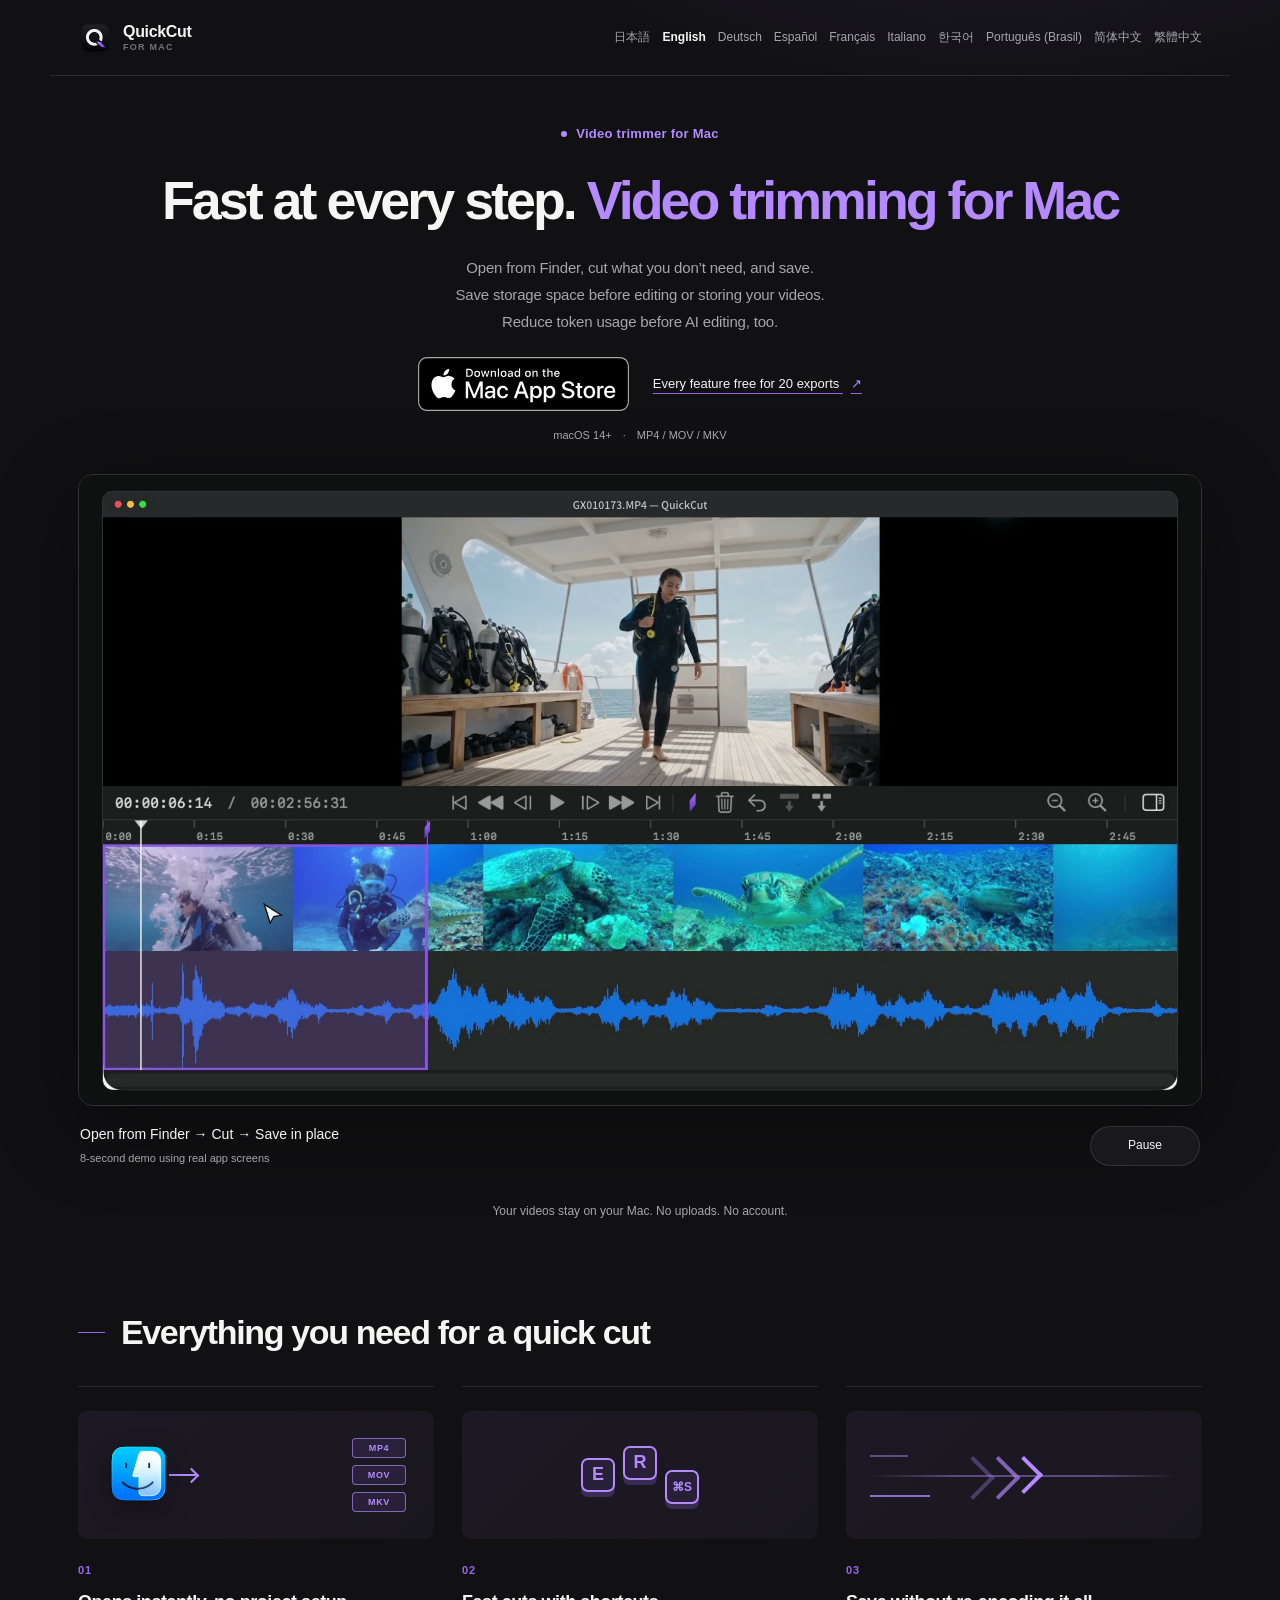
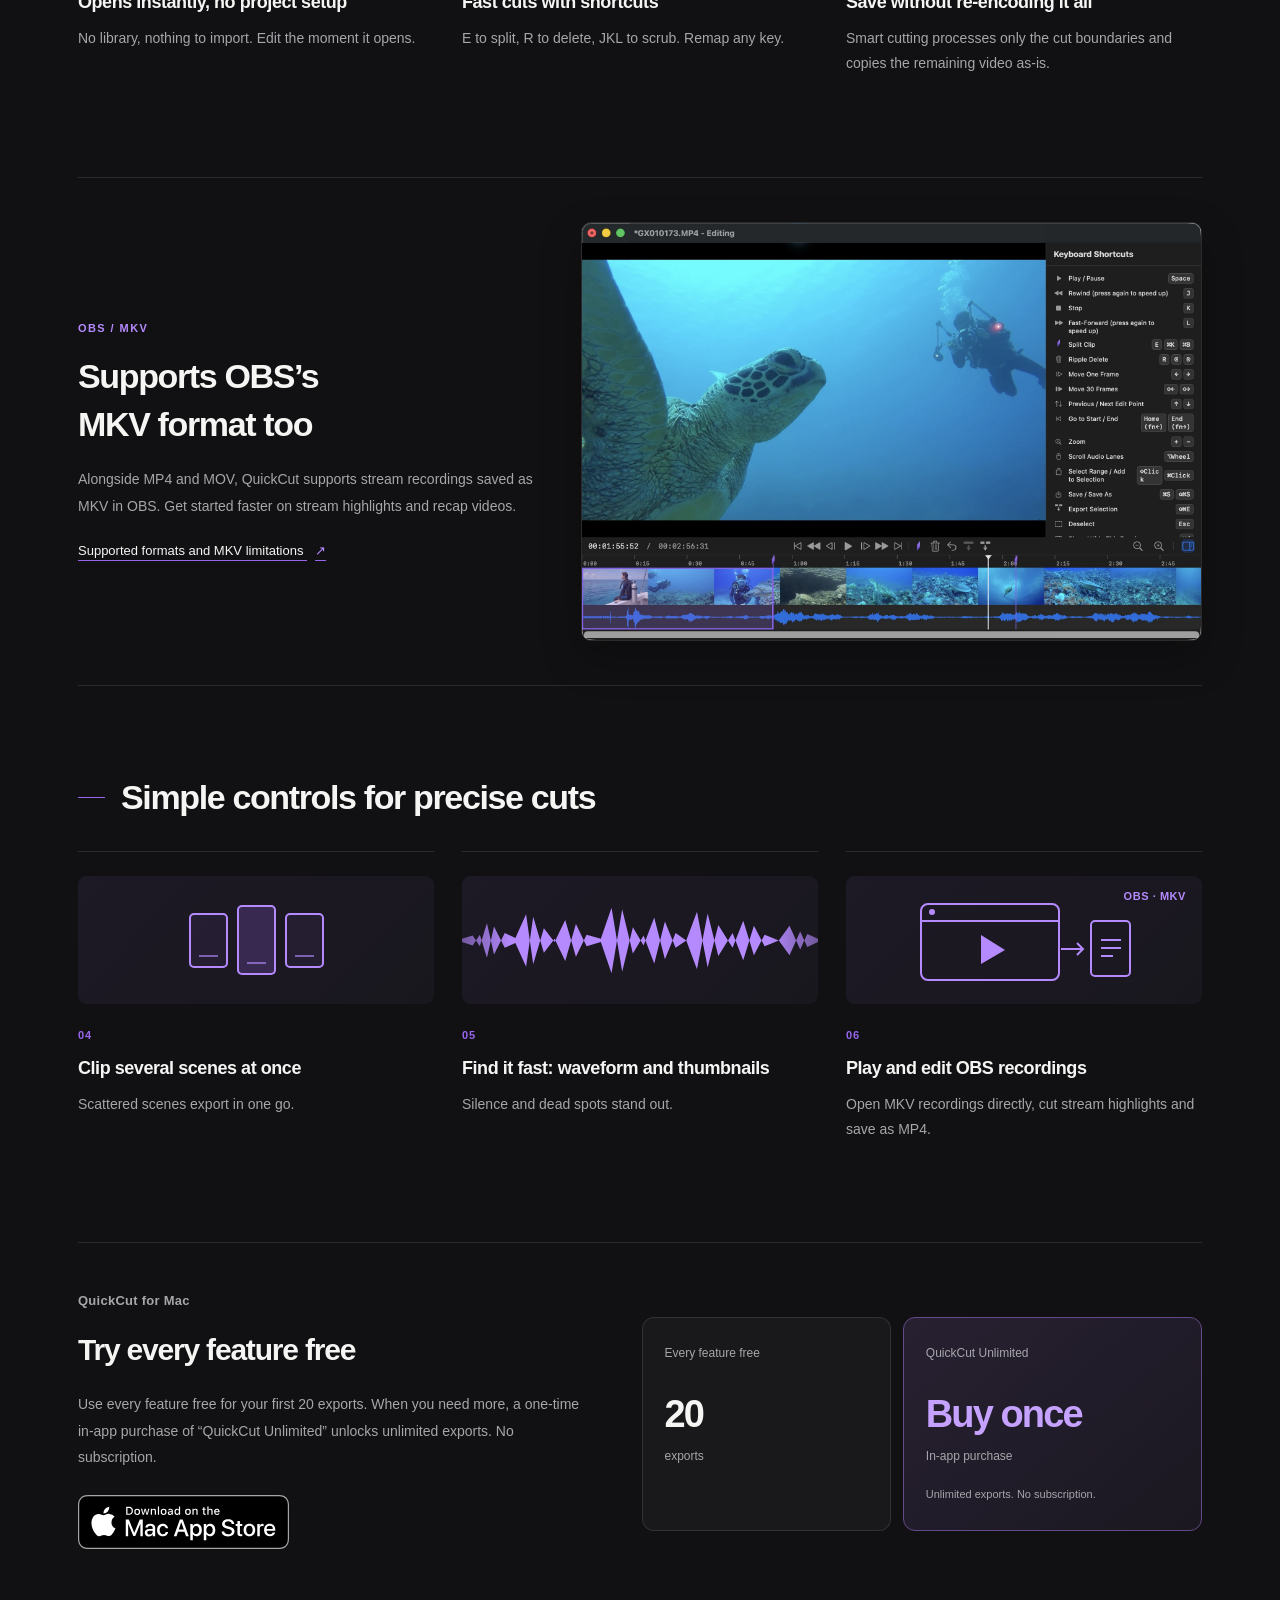
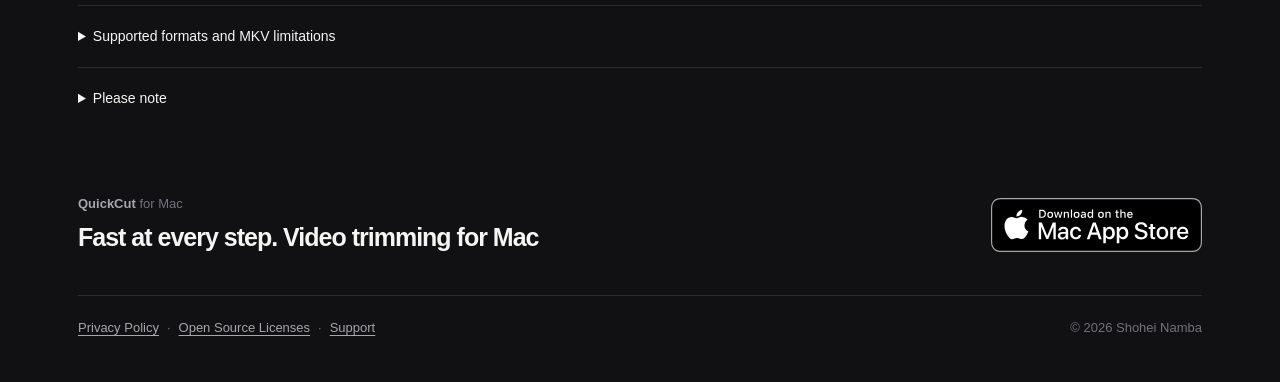
<file: index.html>
<!DOCTYPE html>
<html lang="en">
<head>
<meta charset="utf-8">
<meta name="viewport" content="width=device-width, initial-scale=1">
<title>QuickCut — Video Trimmer for Mac | MP4, MOV &amp; MKV</title>
<meta name="description" content="Trim MP4, MOV and MKV videos on Mac. Open and play OBS recordings, cut stream highlights and export with QuickCut. Try every feature free for 20 exports; unlock more with a one-time purchase.">
<meta property="og:title" content="QuickCut — Video Trimmer for Mac | MP4, MOV &amp; MKV">
<meta property="og:description" content="Trim MP4, MOV and MKV videos on Mac. Open and play OBS recordings, cut stream highlights and export with QuickCut. Try every feature free for 20 exports; unlock more with a one-time purchase.">
<meta property="og:image" content="https://quickcut.app/assets/screenshot-en.jpg">
<meta name="theme-color" content="#111113">
<meta name="apple-mobile-web-app-title" content="QuickCut">
<link rel="icon" href="assets/icon-512.png">
<link rel="apple-touch-icon" href="assets/icon-512.png">
<script type="application/ld+json">{"@context":"https://schema.org","@type":"SoftwareApplication","name":"QuickCut","operatingSystem":"macOS 14.0 or later","applicationCategory":"MultimediaApplication","downloadUrl":"https://apps.apple.com/app/id6787743606","url":"https://quickcut.app/en/","inLanguage":"en","description":"Trim MP4, MOV and MKV videos on Mac. Open and play OBS recordings, cut stream highlights and export with QuickCut. Try every feature free for 20 exports; unlock more with a one-time purchase.","screenshot":"https://quickcut.app/assets/screenshot-en.jpg"}</script>
<style>
:root { --bg:#111113; --surface:#19191c; --surface-raised:#202024; --ink:#f5f5f3; --muted:#a6a6ab; --soft:#727279; --accent:#9865ed; --accent-bright:#b58aff; --accent-faint:rgba(152,101,237,.17); --line:rgba(255,255,255,.11); --max:1180px; }
* { box-sizing:border-box; } html { background:var(--bg); }
body { margin:0; min-width:320px; background:radial-gradient(900px 530px at 78% -7%, var(--accent-faint), transparent 67%), var(--bg); color:var(--ink); font-family:-apple-system, BlinkMacSystemFont, "Hiragino Sans", "PingFang SC", "PingFang TC", "Apple SD Gothic Neo", sans-serif; line-height:1.55; -webkit-font-smoothing:antialiased; } .sr-only { position:absolute; width:1px; height:1px; padding:0; margin:-1px; overflow:hidden; clip:rect(0,0,0,0); white-space:nowrap; border:0; }
.top { height:76px; max-width:var(--max); margin:0 auto; padding:0 28px; display:flex; align-items:center; justify-content:space-between; border-bottom:1px solid var(--line); }
.brand { display:flex; align-items:center; gap:11px; color:var(--ink); text-decoration:none; } .brand img { width:34px; height:34px; border-radius:8px; }
.brand-name { display:grid; line-height:1; gap:3px; } .brand-name b { font-size:16px; letter-spacing:-.02em; } .brand-name small { color:var(--soft); font-size:9px; font-weight:700; letter-spacing:.14em; }
.language-select { position:relative; } .language-select::after { content:"⌄"; position:absolute; right:11px; top:50%; transform:translateY(-56%); color:var(--muted); pointer-events:none; }
.language-select select { appearance:none; min-width:138px; padding:8px 28px 8px 11px; border:1px solid var(--line); border-radius:7px; background:rgba(255,255,255,.04); color:var(--ink); font:500 13px inherit; cursor:pointer; } .language-select select:focus-visible { outline:2px solid var(--accent); outline-offset:2px; }
.language-links { margin-left:auto; display:flex; flex-wrap:wrap; justify-content:flex-end; gap:6px 12px; font-size:12px; } .language-links a, main nav a { color:var(--muted); text-decoration:none; } .language-links a[aria-current="page"] { color:var(--ink); font-weight:700; } main nav a { padding:9px 12px; border:1px solid var(--line); border-radius:7px; background:rgba(255,255,255,.03); } main nav a:hover { color:var(--ink); border-color:rgba(181,138,255,.48); }
section { max-width:var(--max); margin:0 auto; padding:0 28px 52px; } body.js section { display:none; } body.js section.active { display:block; }
.hero { display:grid; grid-template-columns:minmax(310px,.83fr) minmax(480px,1.35fr); gap:64px; align-items:center; min-height:590px; padding:58px 0 72px; }
.eyebrow { margin:0 0 18px; color:var(--muted); font-size:13px; font-weight:600; letter-spacing:.02em; } .eyebrow span, .cta p span { color:var(--soft); font-weight:500; }
h1 { max-width:580px; margin:0; font-size:clamp(43px,5vw,68px); line-height:1.03; letter-spacing:-.055em; } h1 em { color:var(--accent-bright); font-style:normal; }
.sub { margin:24px 0 28px; color:var(--muted); font-size:17px; letter-spacing:-.012em; } .badge { display:inline-block; } .badge img { display:block; height:54px; width:auto; transition:transform .2s ease, filter .2s ease; } .badge:hover img { transform:translateY(-2px); filter:brightness(1.13); }
.formats { display:flex; align-items:center; gap:8px; margin:22px 0 0; color:var(--soft); font-size:13px; } .formats span { width:7px; height:7px; border-radius:50%; background:var(--accent); box-shadow:0 0 0 4px var(--accent-faint); }
.requirements { color:var(--muted); font-size:12px; margin:8px 0 0; }
.visual-recording { color:var(--accent-bright); } .visual-recording svg { display:block; width:100%; height:100%; } .visual-recording > span { position:absolute; top:12px; right:16px; font-size:11px; font-weight:600; letter-spacing:.05em; }
.workflow { max-width:820px; padding:0 0 48px; } .workflow p { color:var(--muted); line-height:1.8; } .workflow .compatibility { font-size:13px; }
.hero-visual { position:relative; } .hero-visual::before { content:""; position:absolute; inset:10% -4% -10%; z-index:-1; border-radius:45%; background:radial-gradient(ellipse, rgba(40,131,225,.19), transparent 67%); filter:blur(18px); }
.shot { display:block; width:100%; height:auto; border:1px solid rgba(255,255,255,.19); border-radius:17px; box-shadow:0 34px 76px rgba(0,0,0,.53), 0 1px 0 rgba(255,255,255,.12) inset; }
.section-heading { display:flex; align-items:center; gap:16px; margin:12px 0 22px; } .section-heading > span { width:27px; height:1px; background:var(--accent); }
h2 { margin:0; font-size:clamp(25px,3vw,36px); line-height:1.17; letter-spacing:-.04em; }
.features { display:grid; grid-template-columns:repeat(3, 1fr); margin:0; padding:0; list-style:none; border-top:1px solid var(--line); border-left:1px solid var(--line); }
.features li { min-height:298px; display:grid; grid-template-rows:128px 1fr; gap:18px; padding:20px 20px 24px; overflow:hidden; border-right:1px solid var(--line); border-bottom:1px solid var(--line); background:linear-gradient(130deg, rgba(255,255,255,.035), transparent 56%); } .features li:hover .visual { border-color:rgba(181,138,255,.48); background-color:rgba(152,101,237,.09); }
.feature-copy { display:grid; align-content:start; gap:8px; } .feature-number { color:var(--accent); font-size:11px; font-weight:700; letter-spacing:.08em; } .features b { font-size:16px; line-height:1.35; letter-spacing:-.018em; } .features .feature-copy > span:last-child { color:var(--muted); font-size:14px; line-height:1.55; }
.visual { position:relative; width:100%; height:128px; overflow:hidden; border:1px solid rgba(181,138,255,.24); border-radius:10px; background:radial-gradient(circle at 50% 50%, rgba(152,101,237,.1), transparent 52%), #17151c; box-shadow:inset 0 0 0 1px rgba(0,0,0,.2); transition:border-color .25s ease, background-color .25s ease; }
.visual::after { content:""; position:absolute; inset:0; background:linear-gradient(135deg, rgba(255,255,255,.05), transparent 38%); pointer-events:none; }
.visual-open img { position:absolute; z-index:1; left:27px; top:29px; width:67px; height:67px; filter:drop-shadow(0 7px 12px rgba(0,0,0,.35)); } .visual-open em { position:absolute; left:91px; top:63px; width:27px; height:2px; background:var(--accent-bright); } .visual-open em::after { content:""; position:absolute; right:-1px; top:-4px; width:9px; height:9px; border-top:2px solid var(--accent-bright); border-right:2px solid var(--accent-bright); transform:rotate(45deg); } .visual-open span { position:absolute; right:28px; display:grid; place-items:center; width:54px; height:20px; border:1px solid rgba(181,138,255,.66); border-radius:4px; background:rgba(152,101,237,.12); color:var(--accent-bright); font:700 9px/1 -apple-system, sans-serif; letter-spacing:.07em; } .visual-open span:nth-of-type(1) { top:27px; } .visual-open span:nth-of-type(2) { top:54px; } .visual-open span:nth-of-type(3) { top:81px; }
.visual-keys { display:flex; align-items:center; justify-content:center; gap:8px; } .visual-keys i { width:34px; height:34px; border:2px solid var(--accent-bright); border-radius:7px; background:rgba(152,101,237,.1); box-shadow:0 5px 0 rgba(152,101,237,.25); } .visual-keys i:nth-child(2) { transform:translateY(-12px); } .visual-keys i:nth-child(3) { transform:translateY(12px); }
.visual-speed i { position:absolute; left:50%; top:50%; width:27px; height:27px; transform:translate(-50%,-50%) rotate(45deg); border-top:4px solid var(--accent-bright); border-right:4px solid var(--accent-bright); } .visual-speed i::before, .visual-speed i::after { content:""; position:absolute; width:27px; height:27px; border-top:4px solid var(--accent-bright); border-right:4px solid var(--accent-bright); } .visual-speed i::before { left:-18px; top:14px; opacity:.66; } .visual-speed i::after { left:-36px; top:32px; opacity:.32; } .visual-speed span { position:absolute; left:24px; right:24px; top:50%; height:2px; background:linear-gradient(90deg, transparent, rgba(181,138,255,.43) 28%, rgba(181,138,255,.43) 73%, transparent); } .visual-speed span::before, .visual-speed span::after { content:""; position:absolute; left:0; height:2px; background:var(--accent-bright); } .visual-speed span::before { top:-20px; width:38px; opacity:.45; } .visual-speed span::after { top:20px; width:60px; opacity:.76; }
.visual-scenes { display:flex; align-items:center; justify-content:center; gap:9px; } .visual-scenes i { position:relative; width:39px; height:55px; border:2px solid var(--accent-bright); border-radius:5px; background:rgba(152,101,237,.08); } .visual-scenes i:nth-child(2) { height:70px; background:rgba(152,101,237,.23); } .visual-scenes i::after { content:""; position:absolute; left:8px; right:8px; bottom:9px; height:2px; background:rgba(181,138,255,.62); }
.visual-wave i { position:absolute; inset:23px 0; display:block; background:linear-gradient(90deg, rgba(181,138,255,.56), var(--accent-bright) 14%, var(--accent-bright) 86%, rgba(181,138,255,.56)); clip-path:polygon(0 48%, 3% 44%, 5% 57%, 7% 29%, 9% 67%, 12% 41%, 15% 47%, 18% 18%, 20% 79%, 23% 35%, 26% 52%, 29% 25%, 32% 70%, 35% 43%, 39% 48%, 42% 10%, 45% 88%, 48% 34%, 51% 56%, 54% 22%, 57% 73%, 60% 41%, 63% 50%, 66% 15%, 69% 83%, 72% 31%, 76% 59%, 79% 26%, 82% 68%, 85% 43%, 89% 50%, 92% 32%, 95% 61%, 97% 42%, 100% 48%, 100% 52%, 97% 58%, 95% 39%, 92% 68%, 89% 50%, 85% 57%, 82% 32%, 79% 74%, 76% 41%, 72% 69%, 69% 17%, 66% 85%, 63% 50%, 60% 59%, 57% 27%, 54% 78%, 51% 44%, 48% 66%, 45% 12%, 42% 90%, 39% 52%, 35% 57%, 32% 30%, 29% 75%, 26% 48%, 23% 65%, 20% 21%, 18% 82%, 15% 53%, 12% 59%, 9% 33%, 7% 71%, 5% 43%, 3% 56%, 0 52%); }
.visual-save i { position:absolute; left:31px; top:25px; width:48px; height:71px; border:2px solid var(--accent-bright); border-radius:5px; background:rgba(152,101,237,.12); } .visual-save i::before { content:""; position:absolute; left:10px; right:10px; top:15px; height:2px; background:var(--accent-bright); box-shadow:0 10px 0 rgba(181,138,255,.58), 0 20px 0 rgba(181,138,255,.32); } .visual-save b { position:absolute; left:91px; top:62px; width:46px; height:2px; background:var(--accent-bright); } .visual-save b::after { content:""; position:absolute; right:-1px; top:-5px; width:11px; height:11px; border-top:2px solid var(--accent-bright); border-right:2px solid var(--accent-bright); transform:rotate(45deg); } .visual-save span { position:absolute; right:31px; top:42px; width:28px; height:42px; border:2px solid var(--accent-bright); border-radius:4px; background:rgba(152,101,237,.25); } .visual-save span::before { content:""; position:absolute; left:7px; right:7px; top:12px; height:2px; background:var(--accent-bright); }
.detail { margin:82px 0; } .detail > div { position:relative; overflow:hidden; border:1px solid var(--line); border-radius:17px; background:var(--surface); box-shadow:0 24px 65px rgba(0,0,0,.38); } .detail img { display:block; width:100%; height:auto; }
.pricing { display:grid; grid-template-columns:minmax(180px,.7fr) minmax(380px,1.3fr); gap:44px; align-items:start; padding:39px 0; border-top:1px solid var(--line); border-bottom:1px solid var(--line); } .pricing h2 { font-size:31px; }
.price { margin:0; color:var(--ink); font-size:18px; line-height:1.6; letter-spacing:-.018em; }
.notes-block { display:grid; grid-template-columns:minmax(180px,.7fr) minmax(380px,1.3fr); gap:44px; padding:40px 0 10px; } .notes-block h2 { font-size:22px; } .notes { margin:0; padding:0; list-style:none; color:var(--muted); font-size:14px; } .notes li { position:relative; padding:0 0 13px 18px; } .notes li::before { content:""; position:absolute; width:5px; height:5px; left:0; top:.62em; border-radius:50%; background:var(--soft); }
.cta { display:flex; align-items:center; justify-content:space-between; gap:30px; margin:72px 0 42px; padding:31px 34px; border:1px solid rgba(181,138,255,.38); border-radius:14px; background:linear-gradient(106deg, rgba(152,101,237,.21), rgba(152,101,237,.04) 60%, transparent); } .cta p { margin:0 0 5px; color:var(--muted); font-size:13px; font-weight:600; } .cta h2 { max-width:660px; font-size:27px; }
footer { display:flex; flex-wrap:wrap; gap:8px; padding:22px 0 4px; border-top:1px solid var(--line); color:var(--soft); font-size:13px; } footer a { color:var(--muted); text-underline-offset:3px; } footer a:hover { color:var(--ink); } footer span { margin-left:auto; }
@media (max-width:850px) { .hero { grid-template-columns:1fr; gap:42px; padding-top:50px; } .hero-text { max-width:600px; } .features { grid-template-columns:repeat(2, 1fr); } }
@media (max-width:600px) { .top { height:auto; min-height:66px; padding:12px 18px; align-items:flex-start; gap:14px; } .language-links { margin-left:0; justify-content:flex-start; } .brand img { width:31px; height:31px; } .language-select select { min-width:0; width:118px; } section { padding:0 18px 38px; } .hero { min-height:0; padding:42px 0 52px; gap:33px; } h1 { font-size:clamp(39px,12vw,54px); } .sub { font-size:16px; } .features { grid-template-columns:1fr; } .features li { min-height:145px; padding:21px 18px; } .detail { margin:54px 0; } .pricing, .notes-block { grid-template-columns:1fr; gap:16px; padding:30px 0; } .price { font-size:16px; } .cta { display:block; margin:48px 0 31px; padding:25px 22px; } .cta .badge { margin-top:22px; } .cta h2 { font-size:24px; } footer span { width:100%; margin:5px 0 0; } }
@media (prefers-reduced-motion:reduce) { *,*::before,*::after { scroll-behavior:auto !important; transition:none !important; } }
</style>
<meta property="og:type" content="website">
<meta property="og:url" content="https://quickcut.app/en/">
<link rel="canonical" href="https://quickcut.app/en/">
<link rel="alternate" hreflang="ja" href="https://quickcut.app/ja/">
<link rel="alternate" hreflang="en" href="https://quickcut.app/en/">
<link rel="alternate" hreflang="de" href="https://quickcut.app/de/">
<link rel="alternate" hreflang="es" href="https://quickcut.app/es/">
<link rel="alternate" hreflang="fr" href="https://quickcut.app/fr/">
<link rel="alternate" hreflang="it" href="https://quickcut.app/it/">
<link rel="alternate" hreflang="ko" href="https://quickcut.app/ko/">
<link rel="alternate" hreflang="pt-BR" href="https://quickcut.app/pt-br/">
<link rel="alternate" hreflang="zh-Hans" href="https://quickcut.app/zh-hans/">
<link rel="alternate" hreflang="zh-Hant" href="https://quickcut.app/zh-hant/">
<link rel="alternate" hreflang="x-default" href="https://quickcut.app/en/">
<script src="assets/landing-page-language.js" data-auto-language="true"></script>
<link rel="stylesheet" href="assets/landing-page.css">
<link rel="preload" as="image" href="assets/quickcut-demo-en-poster.jpg" fetchpriority="high">
</head>

<body>
<div class="top"><a class="brand" href="en/" data-language="en" aria-label="QuickCut home"><img src="assets/icon-512.png" alt=""><span class="brand-name"><b>QuickCut</b><small>FOR MAC</small></span></a><nav class="language-links" aria-label="Language"><a href="ja/" data-language="ja">日本語</a> <a href="en/" data-language="en" aria-current="page">English</a> <a href="de/" data-language="de">Deutsch</a> <a href="es/" data-language="es">Español</a> <a href="fr/" data-language="fr">Français</a> <a href="it/" data-language="it">Italiano</a> <a href="ko/" data-language="ko">한국어</a> <a href="pt-br/" data-language="pt-BR">Português (Brasil)</a> <a href="zh-hans/" data-language="zh-Hans">简体中文</a> <a href="zh-hant/" data-language="zh-Hant">繁體中文</a></nav></div>

<main id="en" lang="en" class="landing">
<header class="hero">
  <div class="hero-text">
    <p class="eyebrow"><span class="status-dot" aria-hidden="true"></span>Video trimmer for Mac</p>
    <h1><span class="headline-lead">Fast at every step.</span> <em>Video trimming for Mac</em></h1>
    <p class="sub">Open from Finder, cut what you don’t need, and save.<br>Save storage space before editing or storing your videos.<br>Reduce token usage before AI editing, too.</p>
    <div class="hero-actions"><a class="badge" href="https://apps.apple.com/app/id6787743606"><img src="assets/badge-en-us.svg" alt="Mac App Store" height="60"></a><a class="trial-link" href="#pricing">Every feature free for 20 exports <span aria-hidden="true">↗</span></a></div>
    <p class="requirements">macOS 14+ <span aria-hidden="true">·</span> MP4 / MOV / MKV</p>
  </div>
</header>
<figure class="demo" aria-labelledby="demo-caption">
  <div class="demo-screen">
    <video id="product-demo" width="1920" height="1080" muted loop playsinline controls preload="none" poster="assets/quickcut-demo-en-poster.jpg" aria-label="Open from Finder → Cut → Save in place">
      <source data-src="assets/quickcut-demo-en-1080p.mp4" type="video/mp4">
      <a href="assets/quickcut-demo-en-1080p.mp4">Open demo video</a>
    </video>
  </div>
  <figcaption id="demo-caption"><div><strong>Open from Finder → Cut → Save in place</strong><span>8-second demo using real app screens</span></div><button class="demo-toggle" type="button" hidden aria-controls="product-demo" data-play="Play demo" data-pause="Pause">Play demo</button><noscript><a href="assets/quickcut-demo-en-1080p.mp4">Open demo video</a></noscript></figcaption>
</figure>
<p class="local-note">Your videos stay on your Mac. No uploads. No account.</p>
<div class="section-heading"><span></span><h2>Everything you need for a quick cut</h2></div>
<ul class="features">
<li class="feature feature-nofile">
  <div class="visual visual-open" aria-hidden="true"><img src="assets/finder-icon.png" alt=""><em></em><span>MP4</span><span>MOV</span><span>MKV</span></div>
  <div class="feature-copy"><span class="feature-number" aria-hidden="true">01</span><h3>Opens instantly, no project setup</h3><span>No library, nothing to import. Edit the moment it opens.</span></div>
</li>
<li class="feature feature-keyboard">
  <div class="visual visual-keys" aria-hidden="true"><i></i><i></i><i></i></div>
  <div class="feature-copy"><span class="feature-number" aria-hidden="true">02</span><h3>Fast cuts with shortcuts</h3><span>E to split, R to delete, JKL to scrub. Remap any key.</span></div>
</li>
<li class="feature feature-wave">
  <div class="visual visual-speed" aria-hidden="true"><i></i><span></span></div>
  <div class="feature-copy"><span class="feature-number" aria-hidden="true">03</span><h3>Save without re-encoding it all</h3><span>Smart cutting processes only the cut boundaries and copies the remaining video as-is.</span></div>
</li>
</ul>
<div class="workflow" id="obs-mkv">
  <div class="workflow-copy"><p class="eyebrow">OBS / MKV</p><h2>Supports OBS’s MKV format too</h2>
  <p>Alongside MP4 and MOV, QuickCut supports stream recordings saved as MKV in OBS. Get started faster on stream highlights and recap videos.</p>
  <a class="text-link" href="#format-details">Supported formats and MKV limitations <span aria-hidden="true">↗</span></a></div>
  <figure class="detail"><img src="assets/screenshot2-en.jpg" alt="QuickCut video editing timeline with two edit points and one selected clip" width="2000" height="1348" loading="lazy"></figure>
</div>
<div class="section-heading"><span></span><h2>Simple controls for precise cuts</h2></div>
<ul class="features secondary-features"><li class="feature feature-multiscene">
  <div class="visual visual-scenes" aria-hidden="true"><i></i><i></i><i></i></div>
  <div class="feature-copy"><span class="feature-number" aria-hidden="true">04</span><h3>Clip several scenes at once</h3><span>Scattered scenes export in one go.</span></div>
</li>
<li class="feature feature-search">
  <div class="visual visual-wave" aria-hidden="true"><i></i></div>
  <div class="feature-copy"><span class="feature-number" aria-hidden="true">05</span><h3>Find it fast: waveform and thumbnails</h3><span>Silence and dead spots stand out.</span></div>
</li>
<li class="feature feature-recording">
  <div class="visual visual-recording" aria-hidden="true"><svg viewBox="0 0 280 128" fill="none"><rect x="37" y="28" width="138" height="76" rx="7" stroke="currentColor" stroke-width="2"/><path d="M37 45H175" stroke="currentColor" stroke-width="2"/><circle cx="48" cy="36" r="3" fill="currentColor"/><path d="M97 59L97 88L121 74Z" fill="currentColor"/><path d="M177 73H199M193 67L199 73L193 79" stroke="currentColor" stroke-width="2"/><rect x="207" y="45" width="39" height="55" rx="4" stroke="currentColor" stroke-width="2"/><path d="M217 64H237M217 72H237M217 80H229" stroke="currentColor" stroke-width="2"/></svg><span>OBS · MKV</span></div>
  <div class="feature-copy"><span class="feature-number" aria-hidden="true">06</span><h3>Play and edit OBS recordings</h3><span>Open MKV recordings directly, cut stream highlights and save as MP4.</span></div>
</li></ul>
<div class="pricing" id="pricing">
  <div class="pricing-intro"><p class="eyebrow">QuickCut for Mac</p><h2>Try every feature free</h2><p>Use every feature free for your first 20 exports. When you need more, a one-time in-app purchase of “QuickCut Unlimited” unlocks unlimited exports. No subscription.</p><a class="badge" href="https://apps.apple.com/app/id6787743606"><img src="assets/badge-en-us.svg" alt="Mac App Store" height="60"></a></div>
  <div class="price-options">
    <div class="price-option"><h3>Every feature free</h3><p class="price-value">20</p><p>exports</p></div>
    <div class="price-option unlimited"><h3>QuickCut Unlimited</h3><p class="price-value">Buy once</p><p>In-app purchase</p><small>Unlimited exports. No subscription.</small></div>
  </div>
</div>
<div class="notes-block" id="format-details">
  <details><summary>Supported formats and MKV limitations</summary><p>MP4 / MOV / MKV — including OBS recordings</p><p>Supports recordings with H.264/HEVC video and AAC audio. MKV originals cannot be overwritten. VP9 is not supported; AV1 depends on your Mac&#x27;s decoder. Unsupported audio tracks and subtitles are listed before import so you can review what will be excluded.</p></details>
  <details><summary>Please note</summary><ul class="notes"><li>QuickCut only cuts. It doesn’t add titles, effects, or music</li>
<li>MKV files are saved as MP4; you can’t overwrite an MKV</li>
<li>VP9 and AV1 videos may not open on some Macs</li></ul></details>
</div>
<div class="cta"><div><p>QuickCut <span>for Mac</span></p><h2>Fast at every step. Video trimming for Mac</h2></div><a class="badge" href="https://apps.apple.com/app/id6787743606"><img src="assets/badge-en-us.svg" alt="Mac App Store" height="60"></a></div>
<footer>
  <a href="privacy.html#en">Privacy Policy</a> · <a href="licenses.html">Open Source Licenses</a> · <a href="mailto:quickcut.app.help@gmail.com?subject=QuickCut">Support</a>
  <span>© 2026 Shohei Namba</span>
</footer>
</main>
<script src="assets/landing-page-demo.js" defer></script>
</body>
</html>
</file>
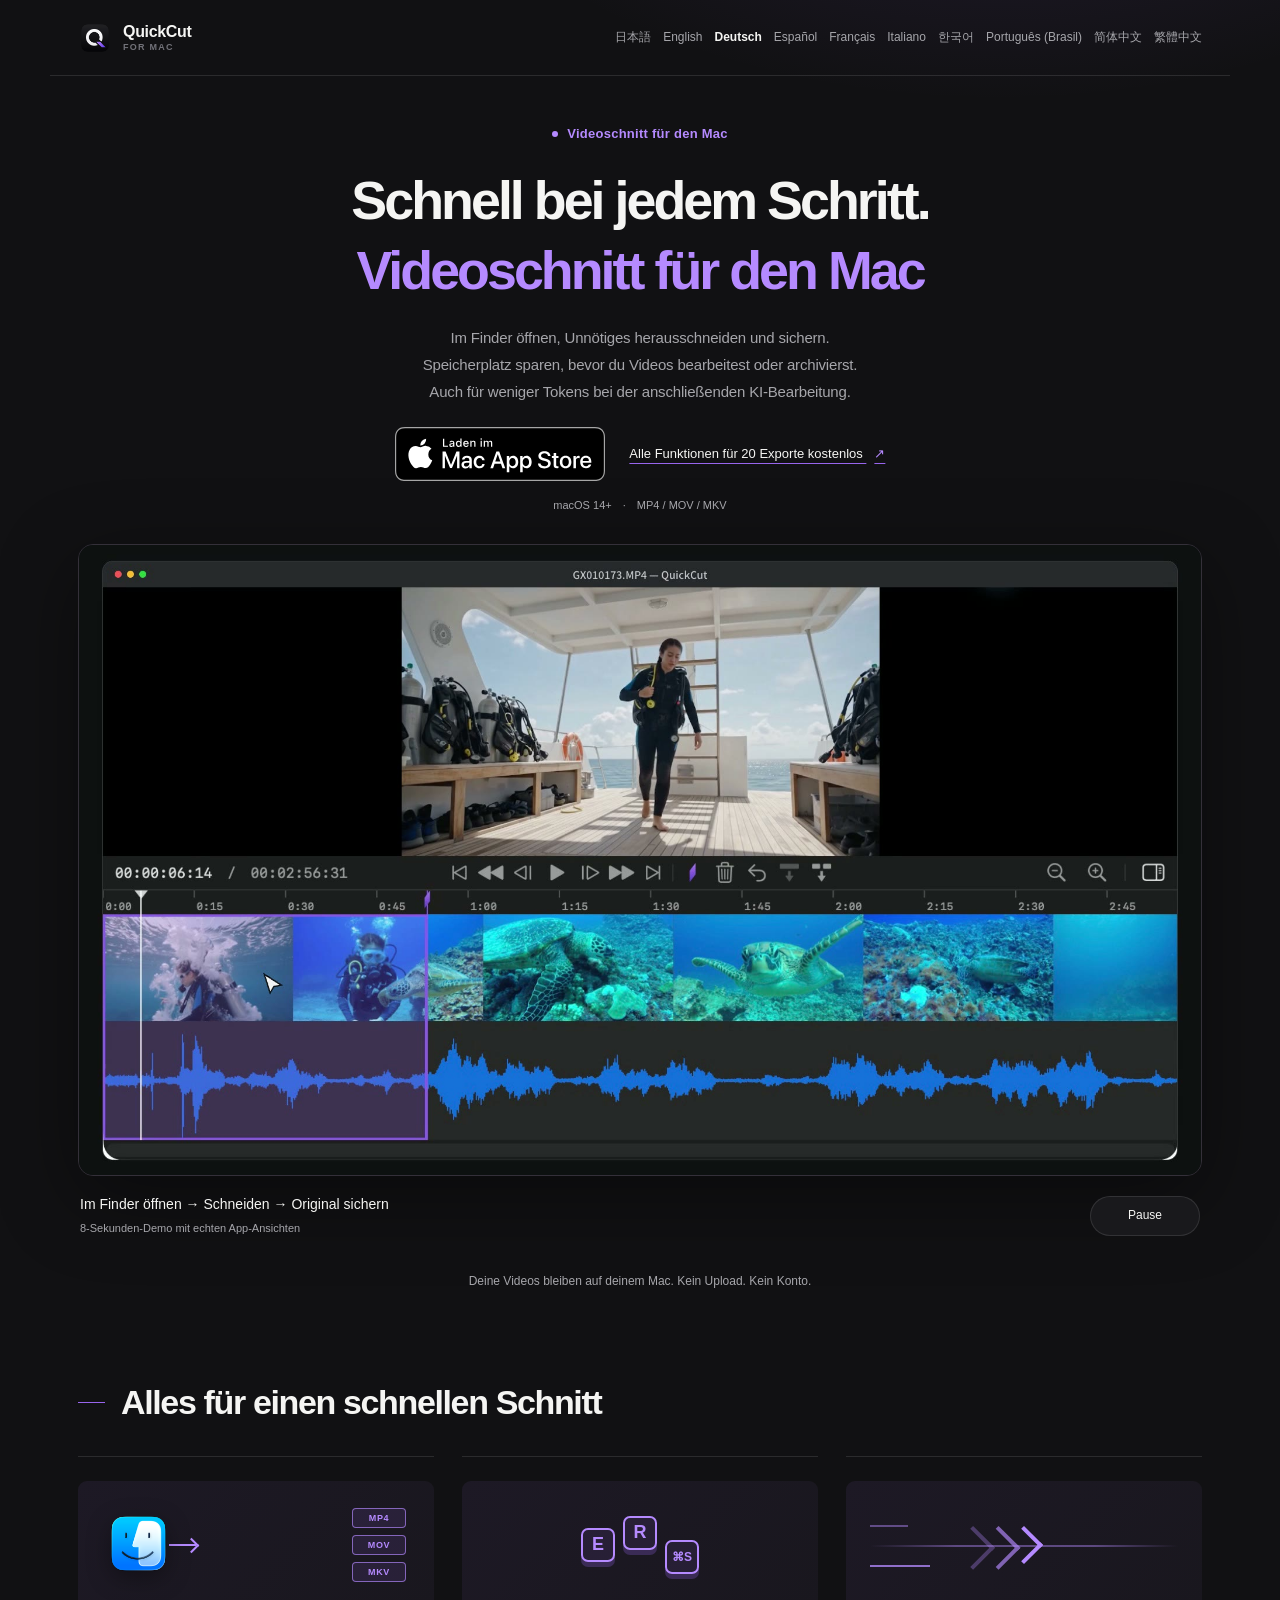
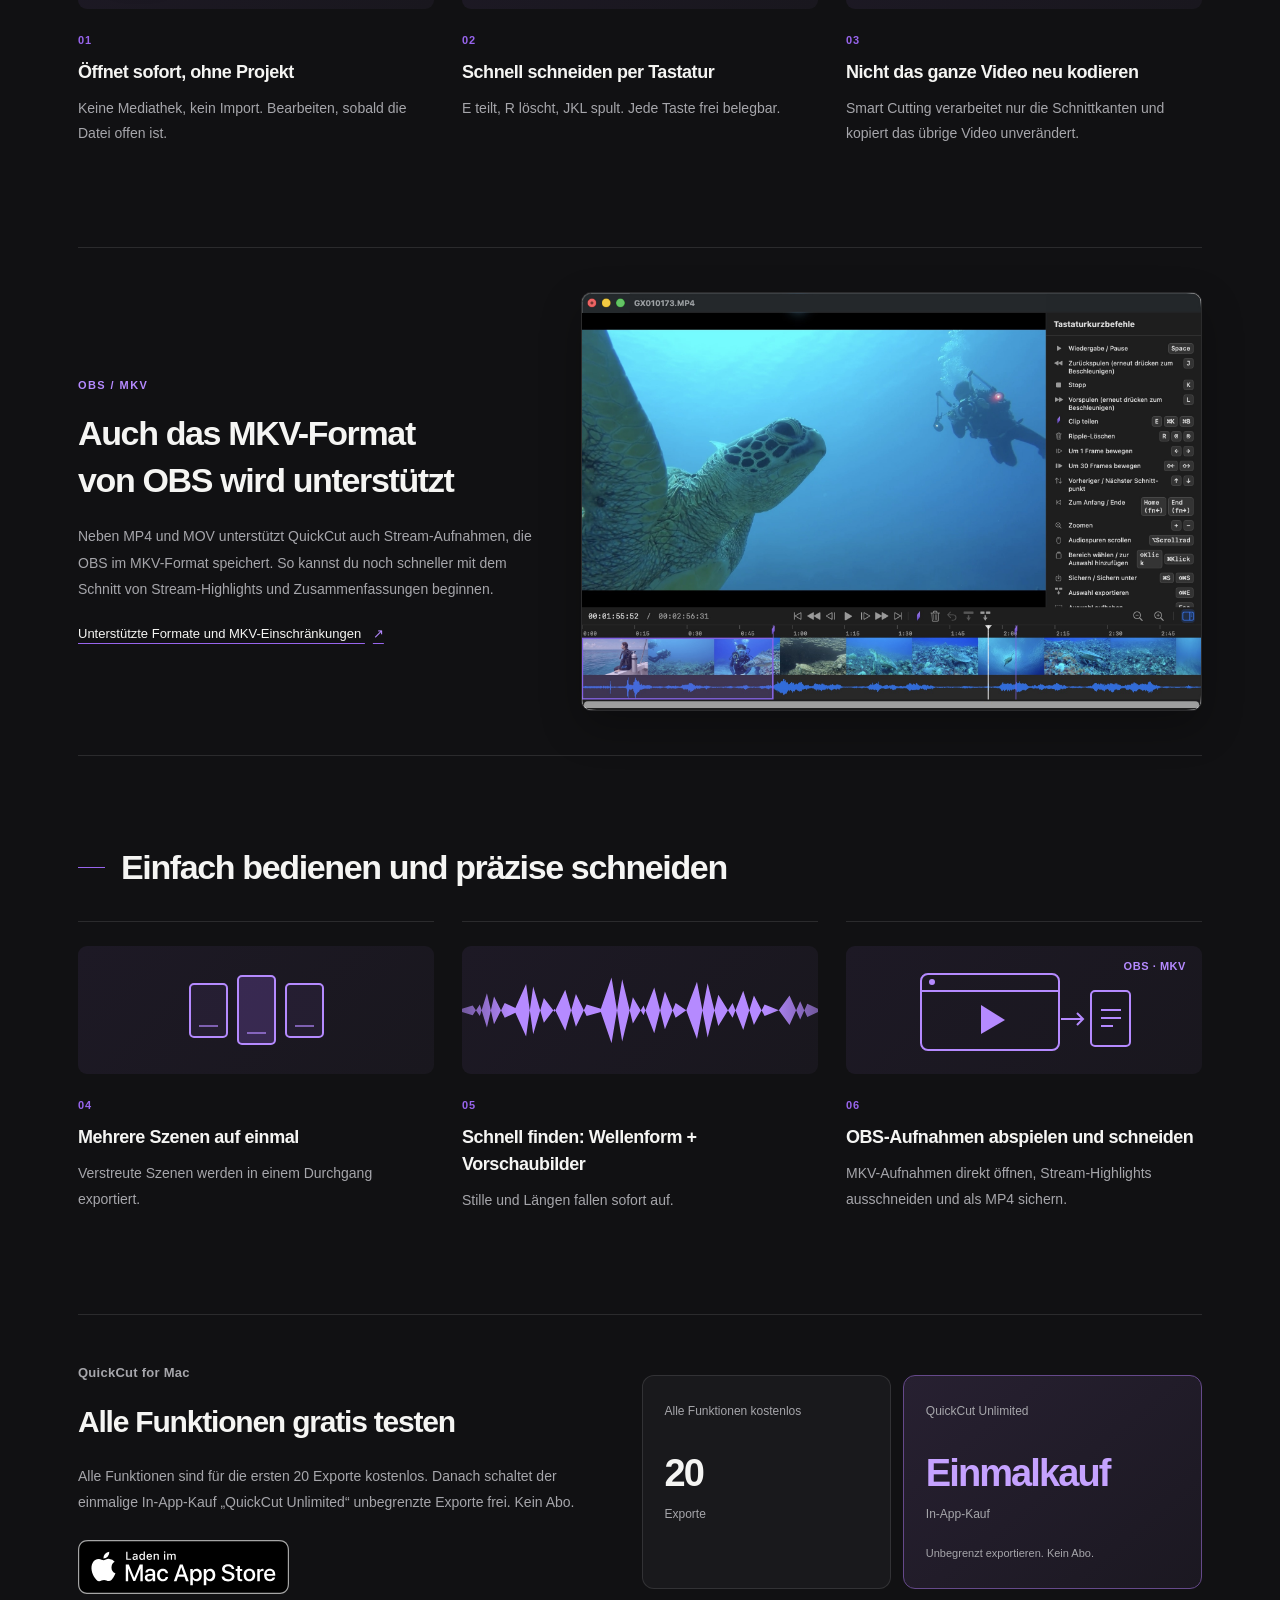
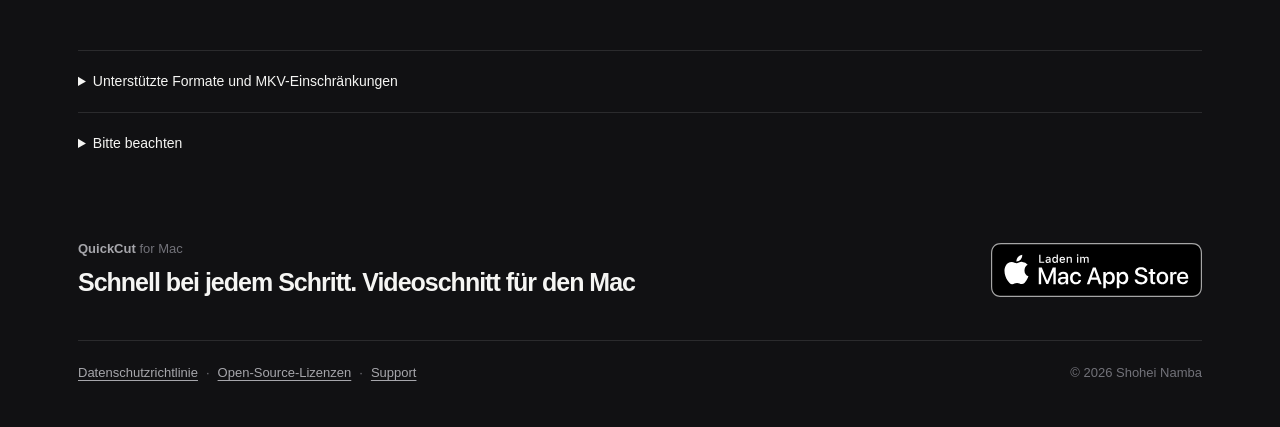
<file: de/index.html>
<!DOCTYPE html>
<html lang="de">
<head>
<meta charset="utf-8">
<meta name="viewport" content="width=device-width, initial-scale=1">
<title>QuickCut — Videos schneiden auf dem Mac | MP4, MOV &amp; MKV</title>
<meta name="description" content="MP4-, MOV- und MKV-Videos auf dem Mac schneiden. OBS-Aufnahmen abspielen, bearbeiten und Stream-Highlights ausschneiden. Alle Funktionen für 20 Exporte kostenlos, danach einmalig freischalten.">
<meta property="og:title" content="QuickCut — Videos schneiden auf dem Mac | MP4, MOV &amp; MKV">
<meta property="og:description" content="MP4-, MOV- und MKV-Videos auf dem Mac schneiden. OBS-Aufnahmen abspielen, bearbeiten und Stream-Highlights ausschneiden. Alle Funktionen für 20 Exporte kostenlos, danach einmalig freischalten.">
<meta property="og:image" content="https://quickcut.app/assets/screenshot-de.jpg">
<meta name="theme-color" content="#111113">
<meta name="apple-mobile-web-app-title" content="QuickCut">
<link rel="icon" href="../assets/icon-512.png">
<link rel="apple-touch-icon" href="../assets/icon-512.png">
<script type="application/ld+json">{"@context":"https://schema.org","@type":"SoftwareApplication","name":"QuickCut","operatingSystem":"macOS 14.0 or later","applicationCategory":"MultimediaApplication","downloadUrl":"https://apps.apple.com/app/id6787743606","url":"https://quickcut.app/de/","inLanguage":"de","description":"MP4-, MOV- und MKV-Videos auf dem Mac schneiden. OBS-Aufnahmen abspielen, bearbeiten und Stream-Highlights ausschneiden. Alle Funktionen für 20 Exporte kostenlos, danach einmalig freischalten.","screenshot":"https://quickcut.app/assets/screenshot-de.jpg"}</script>
<style>
:root { --bg:#111113; --surface:#19191c; --surface-raised:#202024; --ink:#f5f5f3; --muted:#a6a6ab; --soft:#727279; --accent:#9865ed; --accent-bright:#b58aff; --accent-faint:rgba(152,101,237,.17); --line:rgba(255,255,255,.11); --max:1180px; }
* { box-sizing:border-box; } html { background:var(--bg); }
body { margin:0; min-width:320px; background:radial-gradient(900px 530px at 78% -7%, var(--accent-faint), transparent 67%), var(--bg); color:var(--ink); font-family:-apple-system, BlinkMacSystemFont, "Hiragino Sans", "PingFang SC", "PingFang TC", "Apple SD Gothic Neo", sans-serif; line-height:1.55; -webkit-font-smoothing:antialiased; } .sr-only { position:absolute; width:1px; height:1px; padding:0; margin:-1px; overflow:hidden; clip:rect(0,0,0,0); white-space:nowrap; border:0; }
.top { height:76px; max-width:var(--max); margin:0 auto; padding:0 28px; display:flex; align-items:center; justify-content:space-between; border-bottom:1px solid var(--line); }
.brand { display:flex; align-items:center; gap:11px; color:var(--ink); text-decoration:none; } .brand img { width:34px; height:34px; border-radius:8px; }
.brand-name { display:grid; line-height:1; gap:3px; } .brand-name b { font-size:16px; letter-spacing:-.02em; } .brand-name small { color:var(--soft); font-size:9px; font-weight:700; letter-spacing:.14em; }
.language-select { position:relative; } .language-select::after { content:"⌄"; position:absolute; right:11px; top:50%; transform:translateY(-56%); color:var(--muted); pointer-events:none; }
.language-select select { appearance:none; min-width:138px; padding:8px 28px 8px 11px; border:1px solid var(--line); border-radius:7px; background:rgba(255,255,255,.04); color:var(--ink); font:500 13px inherit; cursor:pointer; } .language-select select:focus-visible { outline:2px solid var(--accent); outline-offset:2px; }
.language-links { margin-left:auto; display:flex; flex-wrap:wrap; justify-content:flex-end; gap:6px 12px; font-size:12px; } .language-links a, main nav a { color:var(--muted); text-decoration:none; } .language-links a[aria-current="page"] { color:var(--ink); font-weight:700; } main nav a { padding:9px 12px; border:1px solid var(--line); border-radius:7px; background:rgba(255,255,255,.03); } main nav a:hover { color:var(--ink); border-color:rgba(181,138,255,.48); }
section { max-width:var(--max); margin:0 auto; padding:0 28px 52px; } body.js section { display:none; } body.js section.active { display:block; }
.hero { display:grid; grid-template-columns:minmax(310px,.83fr) minmax(480px,1.35fr); gap:64px; align-items:center; min-height:590px; padding:58px 0 72px; }
.eyebrow { margin:0 0 18px; color:var(--muted); font-size:13px; font-weight:600; letter-spacing:.02em; } .eyebrow span, .cta p span { color:var(--soft); font-weight:500; }
h1 { max-width:580px; margin:0; font-size:clamp(43px,5vw,68px); line-height:1.03; letter-spacing:-.055em; } h1 em { color:var(--accent-bright); font-style:normal; }
.sub { margin:24px 0 28px; color:var(--muted); font-size:17px; letter-spacing:-.012em; } .badge { display:inline-block; } .badge img { display:block; height:54px; width:auto; transition:transform .2s ease, filter .2s ease; } .badge:hover img { transform:translateY(-2px); filter:brightness(1.13); }
.formats { display:flex; align-items:center; gap:8px; margin:22px 0 0; color:var(--soft); font-size:13px; } .formats span { width:7px; height:7px; border-radius:50%; background:var(--accent); box-shadow:0 0 0 4px var(--accent-faint); }
.requirements { color:var(--muted); font-size:12px; margin:8px 0 0; }
.visual-recording { color:var(--accent-bright); } .visual-recording svg { display:block; width:100%; height:100%; } .visual-recording > span { position:absolute; top:12px; right:16px; font-size:11px; font-weight:600; letter-spacing:.05em; }
.workflow { max-width:820px; padding:0 0 48px; } .workflow p { color:var(--muted); line-height:1.8; } .workflow .compatibility { font-size:13px; }
.hero-visual { position:relative; } .hero-visual::before { content:""; position:absolute; inset:10% -4% -10%; z-index:-1; border-radius:45%; background:radial-gradient(ellipse, rgba(40,131,225,.19), transparent 67%); filter:blur(18px); }
.shot { display:block; width:100%; height:auto; border:1px solid rgba(255,255,255,.19); border-radius:17px; box-shadow:0 34px 76px rgba(0,0,0,.53), 0 1px 0 rgba(255,255,255,.12) inset; }
.section-heading { display:flex; align-items:center; gap:16px; margin:12px 0 22px; } .section-heading > span { width:27px; height:1px; background:var(--accent); }
h2 { margin:0; font-size:clamp(25px,3vw,36px); line-height:1.17; letter-spacing:-.04em; }
.features { display:grid; grid-template-columns:repeat(3, 1fr); margin:0; padding:0; list-style:none; border-top:1px solid var(--line); border-left:1px solid var(--line); }
.features li { min-height:298px; display:grid; grid-template-rows:128px 1fr; gap:18px; padding:20px 20px 24px; overflow:hidden; border-right:1px solid var(--line); border-bottom:1px solid var(--line); background:linear-gradient(130deg, rgba(255,255,255,.035), transparent 56%); } .features li:hover .visual { border-color:rgba(181,138,255,.48); background-color:rgba(152,101,237,.09); }
.feature-copy { display:grid; align-content:start; gap:8px; } .feature-number { color:var(--accent); font-size:11px; font-weight:700; letter-spacing:.08em; } .features b { font-size:16px; line-height:1.35; letter-spacing:-.018em; } .features .feature-copy > span:last-child { color:var(--muted); font-size:14px; line-height:1.55; }
.visual { position:relative; width:100%; height:128px; overflow:hidden; border:1px solid rgba(181,138,255,.24); border-radius:10px; background:radial-gradient(circle at 50% 50%, rgba(152,101,237,.1), transparent 52%), #17151c; box-shadow:inset 0 0 0 1px rgba(0,0,0,.2); transition:border-color .25s ease, background-color .25s ease; }
.visual::after { content:""; position:absolute; inset:0; background:linear-gradient(135deg, rgba(255,255,255,.05), transparent 38%); pointer-events:none; }
.visual-open img { position:absolute; z-index:1; left:27px; top:29px; width:67px; height:67px; filter:drop-shadow(0 7px 12px rgba(0,0,0,.35)); } .visual-open em { position:absolute; left:91px; top:63px; width:27px; height:2px; background:var(--accent-bright); } .visual-open em::after { content:""; position:absolute; right:-1px; top:-4px; width:9px; height:9px; border-top:2px solid var(--accent-bright); border-right:2px solid var(--accent-bright); transform:rotate(45deg); } .visual-open span { position:absolute; right:28px; display:grid; place-items:center; width:54px; height:20px; border:1px solid rgba(181,138,255,.66); border-radius:4px; background:rgba(152,101,237,.12); color:var(--accent-bright); font:700 9px/1 -apple-system, sans-serif; letter-spacing:.07em; } .visual-open span:nth-of-type(1) { top:27px; } .visual-open span:nth-of-type(2) { top:54px; } .visual-open span:nth-of-type(3) { top:81px; }
.visual-keys { display:flex; align-items:center; justify-content:center; gap:8px; } .visual-keys i { width:34px; height:34px; border:2px solid var(--accent-bright); border-radius:7px; background:rgba(152,101,237,.1); box-shadow:0 5px 0 rgba(152,101,237,.25); } .visual-keys i:nth-child(2) { transform:translateY(-12px); } .visual-keys i:nth-child(3) { transform:translateY(12px); }
.visual-speed i { position:absolute; left:50%; top:50%; width:27px; height:27px; transform:translate(-50%,-50%) rotate(45deg); border-top:4px solid var(--accent-bright); border-right:4px solid var(--accent-bright); } .visual-speed i::before, .visual-speed i::after { content:""; position:absolute; width:27px; height:27px; border-top:4px solid var(--accent-bright); border-right:4px solid var(--accent-bright); } .visual-speed i::before { left:-18px; top:14px; opacity:.66; } .visual-speed i::after { left:-36px; top:32px; opacity:.32; } .visual-speed span { position:absolute; left:24px; right:24px; top:50%; height:2px; background:linear-gradient(90deg, transparent, rgba(181,138,255,.43) 28%, rgba(181,138,255,.43) 73%, transparent); } .visual-speed span::before, .visual-speed span::after { content:""; position:absolute; left:0; height:2px; background:var(--accent-bright); } .visual-speed span::before { top:-20px; width:38px; opacity:.45; } .visual-speed span::after { top:20px; width:60px; opacity:.76; }
.visual-scenes { display:flex; align-items:center; justify-content:center; gap:9px; } .visual-scenes i { position:relative; width:39px; height:55px; border:2px solid var(--accent-bright); border-radius:5px; background:rgba(152,101,237,.08); } .visual-scenes i:nth-child(2) { height:70px; background:rgba(152,101,237,.23); } .visual-scenes i::after { content:""; position:absolute; left:8px; right:8px; bottom:9px; height:2px; background:rgba(181,138,255,.62); }
.visual-wave i { position:absolute; inset:23px 0; display:block; background:linear-gradient(90deg, rgba(181,138,255,.56), var(--accent-bright) 14%, var(--accent-bright) 86%, rgba(181,138,255,.56)); clip-path:polygon(0 48%, 3% 44%, 5% 57%, 7% 29%, 9% 67%, 12% 41%, 15% 47%, 18% 18%, 20% 79%, 23% 35%, 26% 52%, 29% 25%, 32% 70%, 35% 43%, 39% 48%, 42% 10%, 45% 88%, 48% 34%, 51% 56%, 54% 22%, 57% 73%, 60% 41%, 63% 50%, 66% 15%, 69% 83%, 72% 31%, 76% 59%, 79% 26%, 82% 68%, 85% 43%, 89% 50%, 92% 32%, 95% 61%, 97% 42%, 100% 48%, 100% 52%, 97% 58%, 95% 39%, 92% 68%, 89% 50%, 85% 57%, 82% 32%, 79% 74%, 76% 41%, 72% 69%, 69% 17%, 66% 85%, 63% 50%, 60% 59%, 57% 27%, 54% 78%, 51% 44%, 48% 66%, 45% 12%, 42% 90%, 39% 52%, 35% 57%, 32% 30%, 29% 75%, 26% 48%, 23% 65%, 20% 21%, 18% 82%, 15% 53%, 12% 59%, 9% 33%, 7% 71%, 5% 43%, 3% 56%, 0 52%); }
.visual-save i { position:absolute; left:31px; top:25px; width:48px; height:71px; border:2px solid var(--accent-bright); border-radius:5px; background:rgba(152,101,237,.12); } .visual-save i::before { content:""; position:absolute; left:10px; right:10px; top:15px; height:2px; background:var(--accent-bright); box-shadow:0 10px 0 rgba(181,138,255,.58), 0 20px 0 rgba(181,138,255,.32); } .visual-save b { position:absolute; left:91px; top:62px; width:46px; height:2px; background:var(--accent-bright); } .visual-save b::after { content:""; position:absolute; right:-1px; top:-5px; width:11px; height:11px; border-top:2px solid var(--accent-bright); border-right:2px solid var(--accent-bright); transform:rotate(45deg); } .visual-save span { position:absolute; right:31px; top:42px; width:28px; height:42px; border:2px solid var(--accent-bright); border-radius:4px; background:rgba(152,101,237,.25); } .visual-save span::before { content:""; position:absolute; left:7px; right:7px; top:12px; height:2px; background:var(--accent-bright); }
.detail { margin:82px 0; } .detail > div { position:relative; overflow:hidden; border:1px solid var(--line); border-radius:17px; background:var(--surface); box-shadow:0 24px 65px rgba(0,0,0,.38); } .detail img { display:block; width:100%; height:auto; }
.pricing { display:grid; grid-template-columns:minmax(180px,.7fr) minmax(380px,1.3fr); gap:44px; align-items:start; padding:39px 0; border-top:1px solid var(--line); border-bottom:1px solid var(--line); } .pricing h2 { font-size:31px; }
.price { margin:0; color:var(--ink); font-size:18px; line-height:1.6; letter-spacing:-.018em; }
.notes-block { display:grid; grid-template-columns:minmax(180px,.7fr) minmax(380px,1.3fr); gap:44px; padding:40px 0 10px; } .notes-block h2 { font-size:22px; } .notes { margin:0; padding:0; list-style:none; color:var(--muted); font-size:14px; } .notes li { position:relative; padding:0 0 13px 18px; } .notes li::before { content:""; position:absolute; width:5px; height:5px; left:0; top:.62em; border-radius:50%; background:var(--soft); }
.cta { display:flex; align-items:center; justify-content:space-between; gap:30px; margin:72px 0 42px; padding:31px 34px; border:1px solid rgba(181,138,255,.38); border-radius:14px; background:linear-gradient(106deg, rgba(152,101,237,.21), rgba(152,101,237,.04) 60%, transparent); } .cta p { margin:0 0 5px; color:var(--muted); font-size:13px; font-weight:600; } .cta h2 { max-width:660px; font-size:27px; }
footer { display:flex; flex-wrap:wrap; gap:8px; padding:22px 0 4px; border-top:1px solid var(--line); color:var(--soft); font-size:13px; } footer a { color:var(--muted); text-underline-offset:3px; } footer a:hover { color:var(--ink); } footer span { margin-left:auto; }
@media (max-width:850px) { .hero { grid-template-columns:1fr; gap:42px; padding-top:50px; } .hero-text { max-width:600px; } .features { grid-template-columns:repeat(2, 1fr); } }
@media (max-width:600px) { .top { height:auto; min-height:66px; padding:12px 18px; align-items:flex-start; gap:14px; } .language-links { margin-left:0; justify-content:flex-start; } .brand img { width:31px; height:31px; } .language-select select { min-width:0; width:118px; } section { padding:0 18px 38px; } .hero { min-height:0; padding:42px 0 52px; gap:33px; } h1 { font-size:clamp(39px,12vw,54px); } .sub { font-size:16px; } .features { grid-template-columns:1fr; } .features li { min-height:145px; padding:21px 18px; } .detail { margin:54px 0; } .pricing, .notes-block { grid-template-columns:1fr; gap:16px; padding:30px 0; } .price { font-size:16px; } .cta { display:block; margin:48px 0 31px; padding:25px 22px; } .cta .badge { margin-top:22px; } .cta h2 { font-size:24px; } footer span { width:100%; margin:5px 0 0; } }
@media (prefers-reduced-motion:reduce) { *,*::before,*::after { scroll-behavior:auto !important; transition:none !important; } }
</style>
<meta property="og:type" content="website">
<meta property="og:url" content="https://quickcut.app/de/">
<link rel="canonical" href="https://quickcut.app/de/">
<link rel="alternate" hreflang="ja" href="https://quickcut.app/ja/">
<link rel="alternate" hreflang="en" href="https://quickcut.app/en/">
<link rel="alternate" hreflang="de" href="https://quickcut.app/de/">
<link rel="alternate" hreflang="es" href="https://quickcut.app/es/">
<link rel="alternate" hreflang="fr" href="https://quickcut.app/fr/">
<link rel="alternate" hreflang="it" href="https://quickcut.app/it/">
<link rel="alternate" hreflang="ko" href="https://quickcut.app/ko/">
<link rel="alternate" hreflang="pt-BR" href="https://quickcut.app/pt-br/">
<link rel="alternate" hreflang="zh-Hans" href="https://quickcut.app/zh-hans/">
<link rel="alternate" hreflang="zh-Hant" href="https://quickcut.app/zh-hant/">
<link rel="alternate" hreflang="x-default" href="https://quickcut.app/en/">
<script src="../assets/landing-page-language.js" data-auto-language="false"></script>
<link rel="stylesheet" href="../assets/landing-page.css">
<link rel="preload" as="image" href="../assets/quickcut-demo-de-poster.jpg" fetchpriority="high">
</head>

<body>
<div class="top"><a class="brand" href="../de/" data-language="de" aria-label="QuickCut home"><img src="../assets/icon-512.png" alt=""><span class="brand-name"><b>QuickCut</b><small>FOR MAC</small></span></a><nav class="language-links" aria-label="Language"><a href="../ja/" data-language="ja">日本語</a> <a href="../en/" data-language="en">English</a> <a href="../de/" data-language="de" aria-current="page">Deutsch</a> <a href="../es/" data-language="es">Español</a> <a href="../fr/" data-language="fr">Français</a> <a href="../it/" data-language="it">Italiano</a> <a href="../ko/" data-language="ko">한국어</a> <a href="../pt-br/" data-language="pt-BR">Português (Brasil)</a> <a href="../zh-hans/" data-language="zh-Hans">简体中文</a> <a href="../zh-hant/" data-language="zh-Hant">繁體中文</a></nav></div>

<main id="de" lang="de" class="landing">
<header class="hero">
  <div class="hero-text">
    <p class="eyebrow"><span class="status-dot" aria-hidden="true"></span>Videoschnitt für den Mac</p>
    <h1><span class="headline-lead">Schnell bei jedem Schritt.</span> <em>Videoschnitt für den Mac</em></h1>
    <p class="sub">Im Finder öffnen, Unnötiges herausschneiden und sichern.<br>Speicherplatz sparen, bevor du Videos bearbeitest oder archivierst.<br>Auch für weniger Tokens bei der anschließenden KI-Bearbeitung.</p>
    <div class="hero-actions"><a class="badge" href="https://apps.apple.com/app/id6787743606"><img src="../assets/badge-de-de.svg" alt="Mac App Store" height="60"></a><a class="trial-link" href="#pricing">Alle Funktionen für 20 Exporte kostenlos <span aria-hidden="true">↗</span></a></div>
    <p class="requirements">macOS 14+ <span aria-hidden="true">·</span> MP4 / MOV / MKV</p>
  </div>
</header>
<figure class="demo" aria-labelledby="demo-caption">
  <div class="demo-screen">
    <video id="product-demo" width="1920" height="1080" muted loop playsinline controls preload="none" poster="../assets/quickcut-demo-de-poster.jpg" aria-label="Im Finder öffnen → Schneiden → Original sichern">
      <source data-src="../assets/quickcut-demo-de-1080p.mp4" type="video/mp4">
      <a href="../assets/quickcut-demo-de-1080p.mp4">Demo öffnen</a>
    </video>
  </div>
  <figcaption id="demo-caption"><div><strong>Im Finder öffnen → Schneiden → Original sichern</strong><span>8-Sekunden-Demo mit echten App-Ansichten</span></div><button class="demo-toggle" type="button" hidden aria-controls="product-demo" data-play="Demo abspielen" data-pause="Pause">Demo abspielen</button><noscript><a href="../assets/quickcut-demo-de-1080p.mp4">Demo öffnen</a></noscript></figcaption>
</figure>
<p class="local-note">Deine Videos bleiben auf deinem Mac. Kein Upload. Kein Konto.</p>
<div class="section-heading"><span></span><h2>Alles für einen schnellen Schnitt</h2></div>
<ul class="features">
<li class="feature feature-nofile">
  <div class="visual visual-open" aria-hidden="true"><img src="../assets/finder-icon.png" alt=""><em></em><span>MP4</span><span>MOV</span><span>MKV</span></div>
  <div class="feature-copy"><span class="feature-number" aria-hidden="true">01</span><h3>Öffnet sofort, ohne Projekt</h3><span>Keine Mediathek, kein Import. Bearbeiten, sobald die Datei offen ist.</span></div>
</li>
<li class="feature feature-keyboard">
  <div class="visual visual-keys" aria-hidden="true"><i></i><i></i><i></i></div>
  <div class="feature-copy"><span class="feature-number" aria-hidden="true">02</span><h3>Schnell schneiden per Tastatur</h3><span>E teilt, R löscht, JKL spult. Jede Taste frei belegbar.</span></div>
</li>
<li class="feature feature-wave">
  <div class="visual visual-speed" aria-hidden="true"><i></i><span></span></div>
  <div class="feature-copy"><span class="feature-number" aria-hidden="true">03</span><h3>Nicht das ganze Video neu kodieren</h3><span>Smart Cutting verarbeitet nur die Schnittkanten und kopiert das übrige Video unverändert.</span></div>
</li>
</ul>
<div class="workflow" id="obs-mkv">
  <div class="workflow-copy"><p class="eyebrow">OBS / MKV</p><h2>Auch das MKV-Format von OBS wird unterstützt</h2>
  <p>Neben MP4 und MOV unterstützt QuickCut auch Stream-Aufnahmen, die OBS im MKV-Format speichert. So kannst du noch schneller mit dem Schnitt von Stream-Highlights und Zusammenfassungen beginnen.</p>
  <a class="text-link" href="#format-details">Unterstützte Formate und MKV-Einschränkungen <span aria-hidden="true">↗</span></a></div>
  <figure class="detail"><img src="../assets/screenshot2-de.jpg" alt="QuickCut-Timeline mit zwei Schnittpunkten und einem ausgewählten Clip" width="2000" height="1348" loading="lazy"></figure>
</div>
<div class="section-heading"><span></span><h2>Einfach bedienen und präzise schneiden</h2></div>
<ul class="features secondary-features"><li class="feature feature-multiscene">
  <div class="visual visual-scenes" aria-hidden="true"><i></i><i></i><i></i></div>
  <div class="feature-copy"><span class="feature-number" aria-hidden="true">04</span><h3>Mehrere Szenen auf einmal</h3><span>Verstreute Szenen werden in einem Durchgang exportiert.</span></div>
</li>
<li class="feature feature-search">
  <div class="visual visual-wave" aria-hidden="true"><i></i></div>
  <div class="feature-copy"><span class="feature-number" aria-hidden="true">05</span><h3>Schnell finden: Wellenform + Vorschaubilder</h3><span>Stille und Längen fallen sofort auf.</span></div>
</li>
<li class="feature feature-recording">
  <div class="visual visual-recording" aria-hidden="true"><svg viewBox="0 0 280 128" fill="none"><rect x="37" y="28" width="138" height="76" rx="7" stroke="currentColor" stroke-width="2"/><path d="M37 45H175" stroke="currentColor" stroke-width="2"/><circle cx="48" cy="36" r="3" fill="currentColor"/><path d="M97 59L97 88L121 74Z" fill="currentColor"/><path d="M177 73H199M193 67L199 73L193 79" stroke="currentColor" stroke-width="2"/><rect x="207" y="45" width="39" height="55" rx="4" stroke="currentColor" stroke-width="2"/><path d="M217 64H237M217 72H237M217 80H229" stroke="currentColor" stroke-width="2"/></svg><span>OBS · MKV</span></div>
  <div class="feature-copy"><span class="feature-number" aria-hidden="true">06</span><h3>OBS-Aufnahmen abspielen und schneiden</h3><span>MKV-Aufnahmen direkt öffnen, Stream-Highlights ausschneiden und als MP4 sichern.</span></div>
</li></ul>
<div class="pricing" id="pricing">
  <div class="pricing-intro"><p class="eyebrow">QuickCut for Mac</p><h2>Alle Funktionen gratis testen</h2><p>Alle Funktionen sind für die ersten 20 Exporte kostenlos. Danach schaltet der einmalige In-App-Kauf „QuickCut Unlimited“ unbegrenzte Exporte frei. Kein Abo.</p><a class="badge" href="https://apps.apple.com/app/id6787743606"><img src="../assets/badge-de-de.svg" alt="Mac App Store" height="60"></a></div>
  <div class="price-options">
    <div class="price-option"><h3>Alle Funktionen kostenlos</h3><p class="price-value">20</p><p>Exporte</p></div>
    <div class="price-option unlimited"><h3>QuickCut Unlimited</h3><p class="price-value">Einmalkauf</p><p>In-App-Kauf</p><small>Unbegrenzt exportieren. Kein Abo.</small></div>
  </div>
</div>
<div class="notes-block" id="format-details">
  <details><summary>Unterstützte Formate und MKV-Einschränkungen</summary><p>MP4 / MOV / MKV — auch OBS-Aufnahmen</p><p>Unterstützt Aufnahmen mit H.264/HEVC-Video und AAC-Audio. MKV-Originale lassen sich nicht überschreiben. VP9 wird nicht unterstützt; AV1 hängt vom Decoder deines Macs ab. Nicht unterstützte Audiospuren und Untertitel werden vor dem Import als auszuschließende Inhalte aufgelistet.</p></details>
  <details><summary>Bitte beachten</summary><ul class="notes"><li>QuickCut schneidet nur. Titel, Effekte oder Musik lassen sich nicht hinzufügen</li>
<li>MKV-Dateien werden als MP4 gesichert; eine MKV lässt sich nicht ersetzen</li>
<li>VP9- und AV1-Videos lassen sich auf manchen Macs nicht öffnen</li></ul></details>
</div>
<div class="cta"><div><p>QuickCut <span>for Mac</span></p><h2>Schnell bei jedem Schritt. Videoschnitt für den Mac</h2></div><a class="badge" href="https://apps.apple.com/app/id6787743606"><img src="../assets/badge-de-de.svg" alt="Mac App Store" height="60"></a></div>
<footer>
  <a href="../privacy.html#de">Datenschutzrichtlinie</a> · <a href="../licenses.html">Open-Source-Lizenzen</a> · <a href="mailto:quickcut.app.help@gmail.com?subject=QuickCut">Support</a>
  <span>© 2026 Shohei Namba</span>
</footer>
</main>
<script src="../assets/landing-page-demo.js" defer></script>
</body>
</html>
</file>
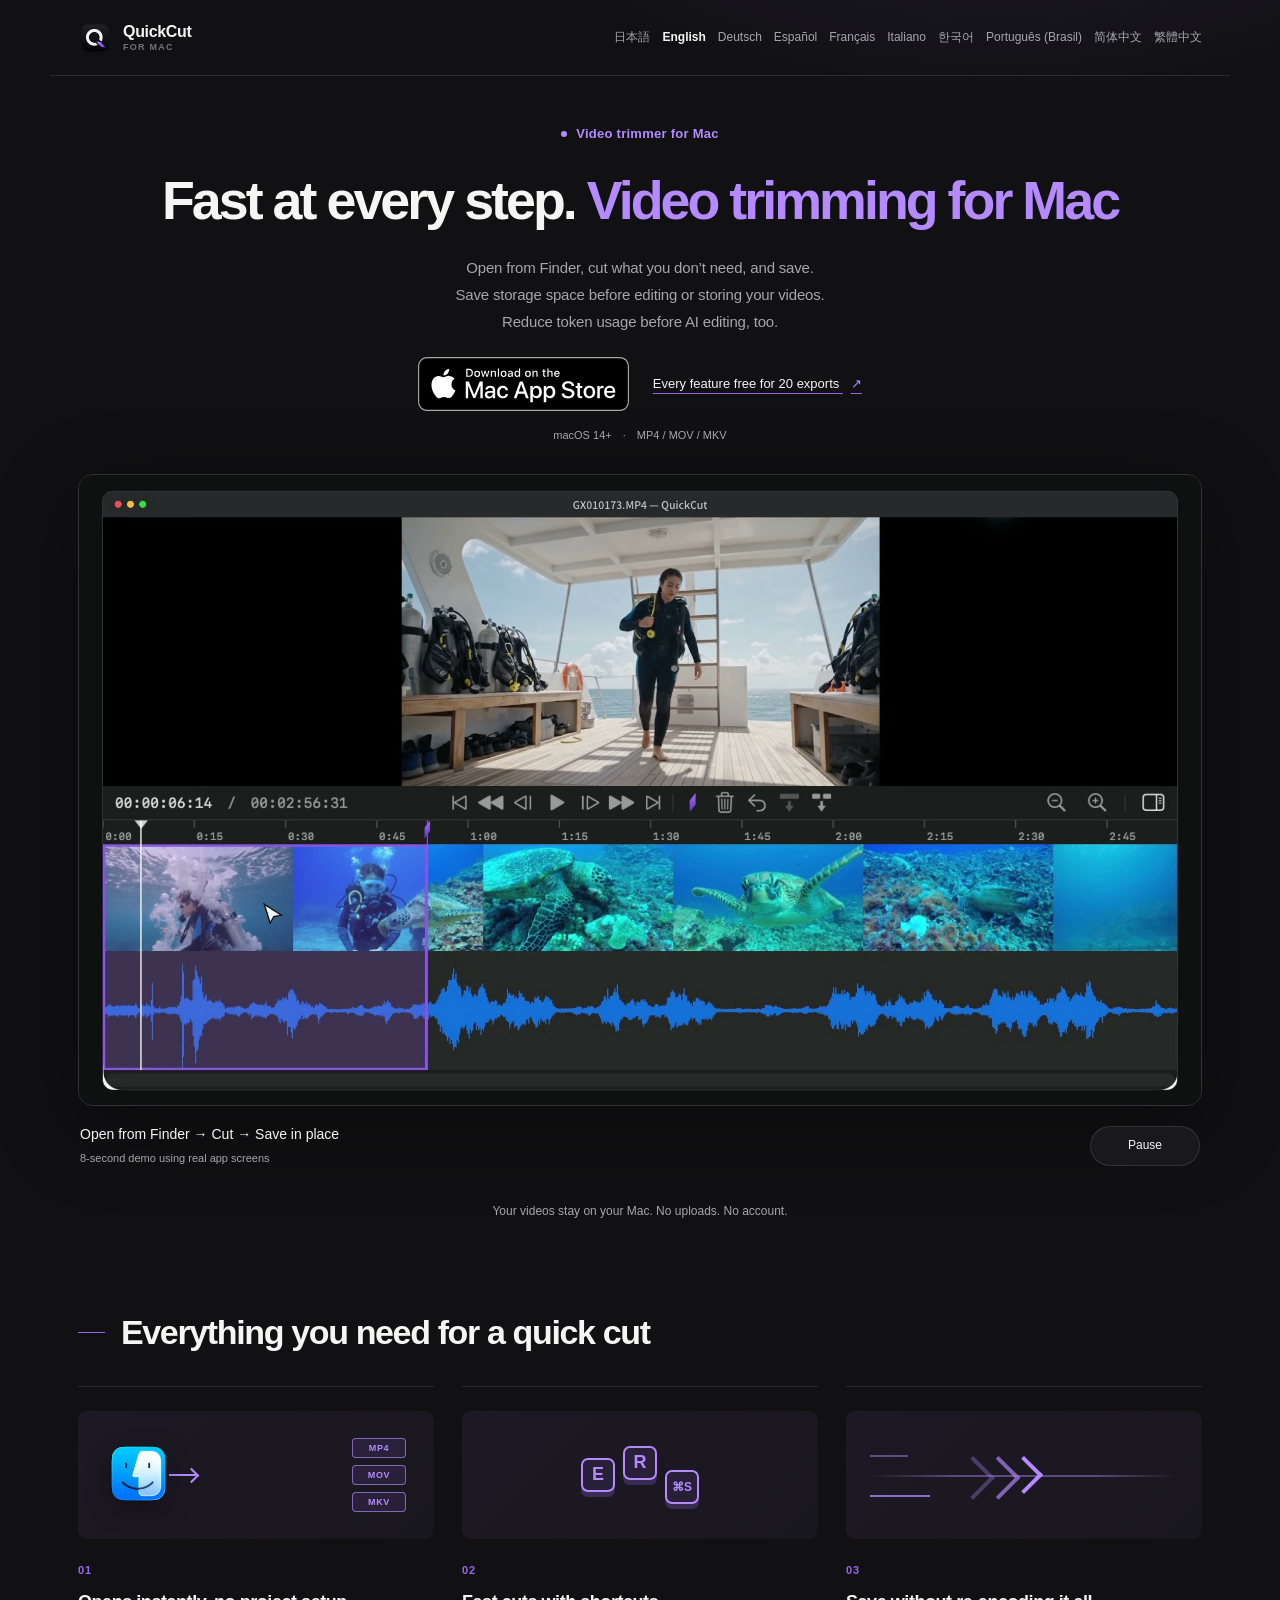
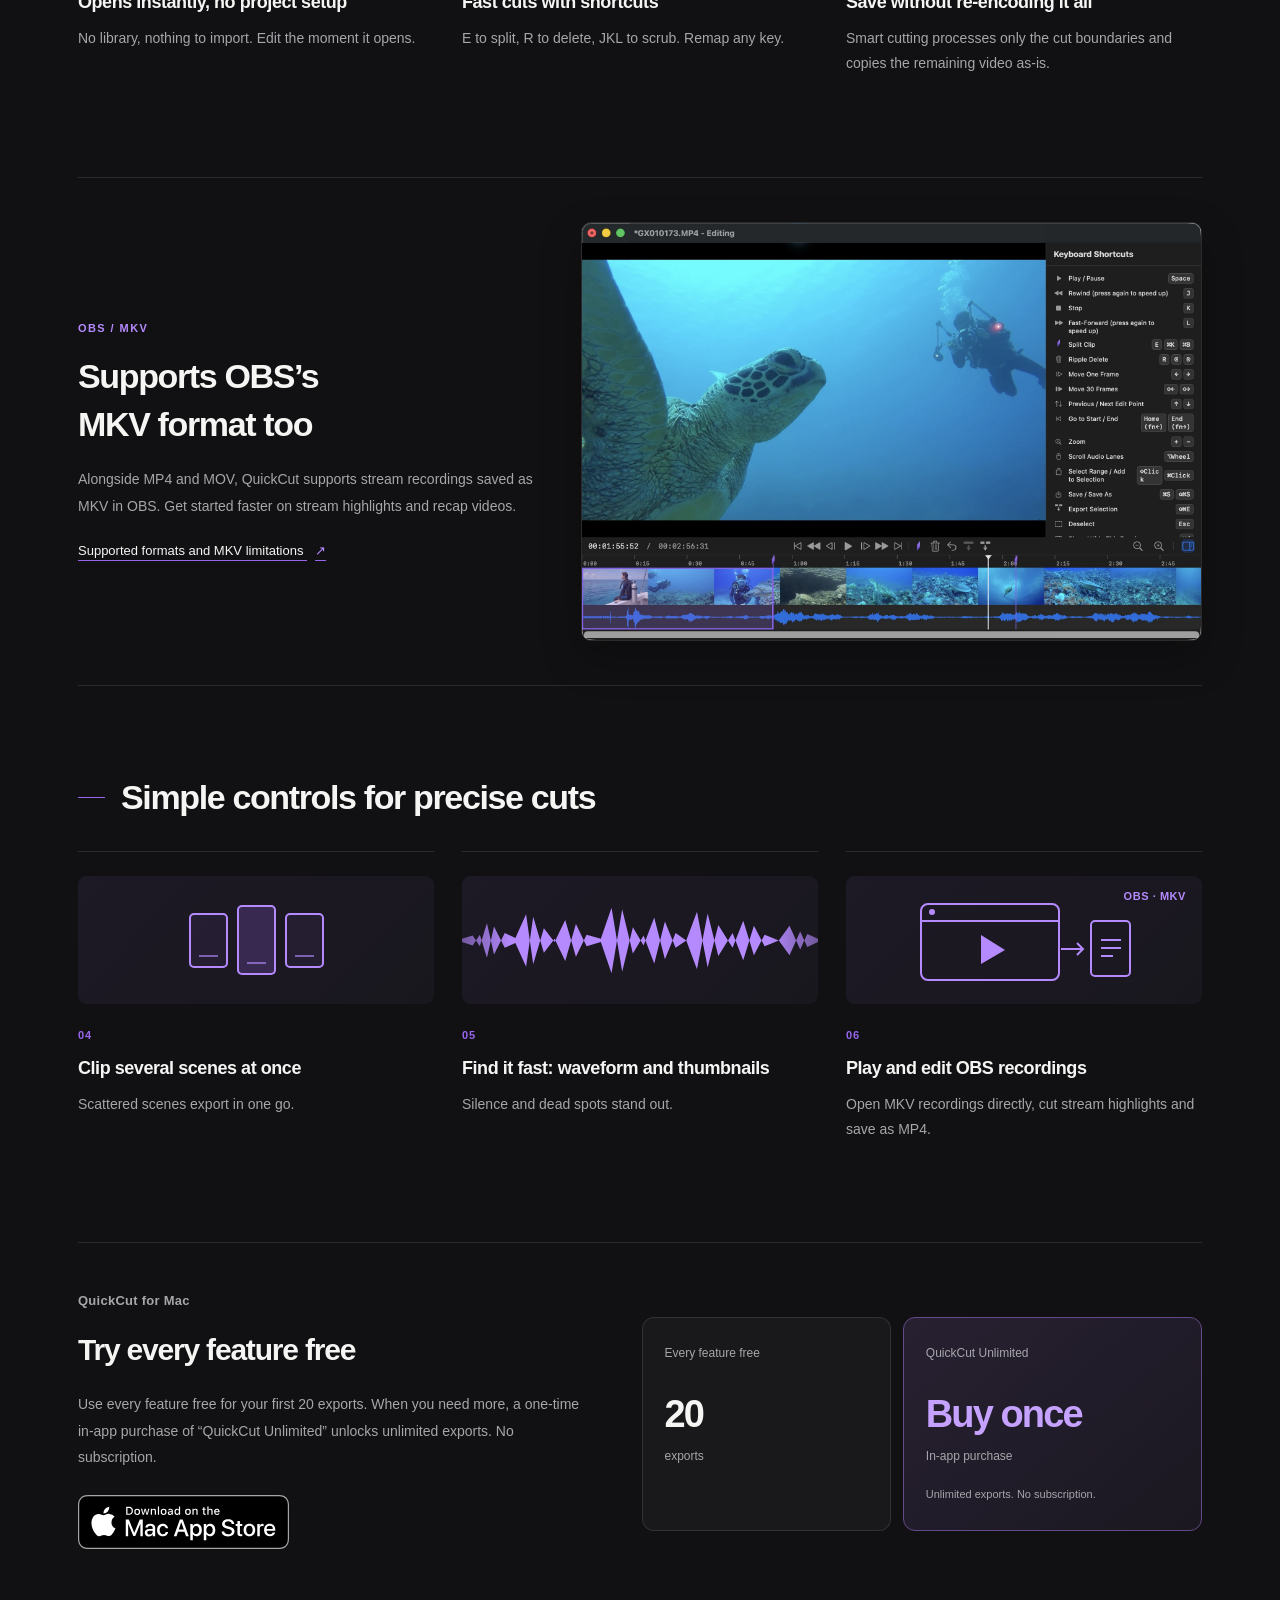
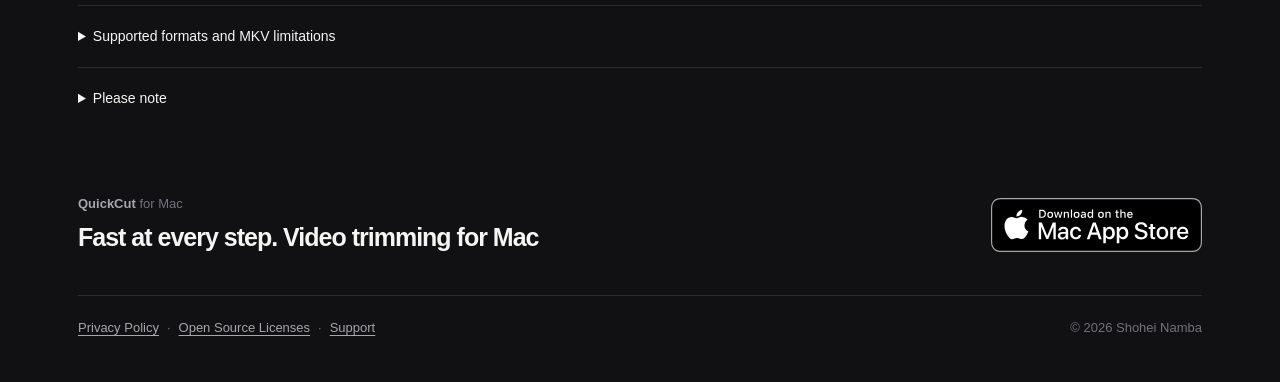
<file: en/index.html>
<!DOCTYPE html>
<html lang="en">
<head>
<meta charset="utf-8">
<meta name="viewport" content="width=device-width, initial-scale=1">
<title>QuickCut — Video Trimmer for Mac | MP4, MOV &amp; MKV</title>
<meta name="description" content="Trim MP4, MOV and MKV videos on Mac. Open and play OBS recordings, cut stream highlights and export with QuickCut. Try every feature free for 20 exports; unlock more with a one-time purchase.">
<meta property="og:title" content="QuickCut — Video Trimmer for Mac | MP4, MOV &amp; MKV">
<meta property="og:description" content="Trim MP4, MOV and MKV videos on Mac. Open and play OBS recordings, cut stream highlights and export with QuickCut. Try every feature free for 20 exports; unlock more with a one-time purchase.">
<meta property="og:image" content="https://quickcut.app/assets/screenshot-en.jpg">
<meta name="theme-color" content="#111113">
<meta name="apple-mobile-web-app-title" content="QuickCut">
<link rel="icon" href="../assets/icon-512.png">
<link rel="apple-touch-icon" href="../assets/icon-512.png">
<script type="application/ld+json">{"@context":"https://schema.org","@type":"SoftwareApplication","name":"QuickCut","operatingSystem":"macOS 14.0 or later","applicationCategory":"MultimediaApplication","downloadUrl":"https://apps.apple.com/app/id6787743606","url":"https://quickcut.app/en/","inLanguage":"en","description":"Trim MP4, MOV and MKV videos on Mac. Open and play OBS recordings, cut stream highlights and export with QuickCut. Try every feature free for 20 exports; unlock more with a one-time purchase.","screenshot":"https://quickcut.app/assets/screenshot-en.jpg"}</script>
<style>
:root { --bg:#111113; --surface:#19191c; --surface-raised:#202024; --ink:#f5f5f3; --muted:#a6a6ab; --soft:#727279; --accent:#9865ed; --accent-bright:#b58aff; --accent-faint:rgba(152,101,237,.17); --line:rgba(255,255,255,.11); --max:1180px; }
* { box-sizing:border-box; } html { background:var(--bg); }
body { margin:0; min-width:320px; background:radial-gradient(900px 530px at 78% -7%, var(--accent-faint), transparent 67%), var(--bg); color:var(--ink); font-family:-apple-system, BlinkMacSystemFont, "Hiragino Sans", "PingFang SC", "PingFang TC", "Apple SD Gothic Neo", sans-serif; line-height:1.55; -webkit-font-smoothing:antialiased; } .sr-only { position:absolute; width:1px; height:1px; padding:0; margin:-1px; overflow:hidden; clip:rect(0,0,0,0); white-space:nowrap; border:0; }
.top { height:76px; max-width:var(--max); margin:0 auto; padding:0 28px; display:flex; align-items:center; justify-content:space-between; border-bottom:1px solid var(--line); }
.brand { display:flex; align-items:center; gap:11px; color:var(--ink); text-decoration:none; } .brand img { width:34px; height:34px; border-radius:8px; }
.brand-name { display:grid; line-height:1; gap:3px; } .brand-name b { font-size:16px; letter-spacing:-.02em; } .brand-name small { color:var(--soft); font-size:9px; font-weight:700; letter-spacing:.14em; }
.language-select { position:relative; } .language-select::after { content:"⌄"; position:absolute; right:11px; top:50%; transform:translateY(-56%); color:var(--muted); pointer-events:none; }
.language-select select { appearance:none; min-width:138px; padding:8px 28px 8px 11px; border:1px solid var(--line); border-radius:7px; background:rgba(255,255,255,.04); color:var(--ink); font:500 13px inherit; cursor:pointer; } .language-select select:focus-visible { outline:2px solid var(--accent); outline-offset:2px; }
.language-links { margin-left:auto; display:flex; flex-wrap:wrap; justify-content:flex-end; gap:6px 12px; font-size:12px; } .language-links a, main nav a { color:var(--muted); text-decoration:none; } .language-links a[aria-current="page"] { color:var(--ink); font-weight:700; } main nav a { padding:9px 12px; border:1px solid var(--line); border-radius:7px; background:rgba(255,255,255,.03); } main nav a:hover { color:var(--ink); border-color:rgba(181,138,255,.48); }
section { max-width:var(--max); margin:0 auto; padding:0 28px 52px; } body.js section { display:none; } body.js section.active { display:block; }
.hero { display:grid; grid-template-columns:minmax(310px,.83fr) minmax(480px,1.35fr); gap:64px; align-items:center; min-height:590px; padding:58px 0 72px; }
.eyebrow { margin:0 0 18px; color:var(--muted); font-size:13px; font-weight:600; letter-spacing:.02em; } .eyebrow span, .cta p span { color:var(--soft); font-weight:500; }
h1 { max-width:580px; margin:0; font-size:clamp(43px,5vw,68px); line-height:1.03; letter-spacing:-.055em; } h1 em { color:var(--accent-bright); font-style:normal; }
.sub { margin:24px 0 28px; color:var(--muted); font-size:17px; letter-spacing:-.012em; } .badge { display:inline-block; } .badge img { display:block; height:54px; width:auto; transition:transform .2s ease, filter .2s ease; } .badge:hover img { transform:translateY(-2px); filter:brightness(1.13); }
.formats { display:flex; align-items:center; gap:8px; margin:22px 0 0; color:var(--soft); font-size:13px; } .formats span { width:7px; height:7px; border-radius:50%; background:var(--accent); box-shadow:0 0 0 4px var(--accent-faint); }
.requirements { color:var(--muted); font-size:12px; margin:8px 0 0; }
.visual-recording { color:var(--accent-bright); } .visual-recording svg { display:block; width:100%; height:100%; } .visual-recording > span { position:absolute; top:12px; right:16px; font-size:11px; font-weight:600; letter-spacing:.05em; }
.workflow { max-width:820px; padding:0 0 48px; } .workflow p { color:var(--muted); line-height:1.8; } .workflow .compatibility { font-size:13px; }
.hero-visual { position:relative; } .hero-visual::before { content:""; position:absolute; inset:10% -4% -10%; z-index:-1; border-radius:45%; background:radial-gradient(ellipse, rgba(40,131,225,.19), transparent 67%); filter:blur(18px); }
.shot { display:block; width:100%; height:auto; border:1px solid rgba(255,255,255,.19); border-radius:17px; box-shadow:0 34px 76px rgba(0,0,0,.53), 0 1px 0 rgba(255,255,255,.12) inset; }
.section-heading { display:flex; align-items:center; gap:16px; margin:12px 0 22px; } .section-heading > span { width:27px; height:1px; background:var(--accent); }
h2 { margin:0; font-size:clamp(25px,3vw,36px); line-height:1.17; letter-spacing:-.04em; }
.features { display:grid; grid-template-columns:repeat(3, 1fr); margin:0; padding:0; list-style:none; border-top:1px solid var(--line); border-left:1px solid var(--line); }
.features li { min-height:298px; display:grid; grid-template-rows:128px 1fr; gap:18px; padding:20px 20px 24px; overflow:hidden; border-right:1px solid var(--line); border-bottom:1px solid var(--line); background:linear-gradient(130deg, rgba(255,255,255,.035), transparent 56%); } .features li:hover .visual { border-color:rgba(181,138,255,.48); background-color:rgba(152,101,237,.09); }
.feature-copy { display:grid; align-content:start; gap:8px; } .feature-number { color:var(--accent); font-size:11px; font-weight:700; letter-spacing:.08em; } .features b { font-size:16px; line-height:1.35; letter-spacing:-.018em; } .features .feature-copy > span:last-child { color:var(--muted); font-size:14px; line-height:1.55; }
.visual { position:relative; width:100%; height:128px; overflow:hidden; border:1px solid rgba(181,138,255,.24); border-radius:10px; background:radial-gradient(circle at 50% 50%, rgba(152,101,237,.1), transparent 52%), #17151c; box-shadow:inset 0 0 0 1px rgba(0,0,0,.2); transition:border-color .25s ease, background-color .25s ease; }
.visual::after { content:""; position:absolute; inset:0; background:linear-gradient(135deg, rgba(255,255,255,.05), transparent 38%); pointer-events:none; }
.visual-open img { position:absolute; z-index:1; left:27px; top:29px; width:67px; height:67px; filter:drop-shadow(0 7px 12px rgba(0,0,0,.35)); } .visual-open em { position:absolute; left:91px; top:63px; width:27px; height:2px; background:var(--accent-bright); } .visual-open em::after { content:""; position:absolute; right:-1px; top:-4px; width:9px; height:9px; border-top:2px solid var(--accent-bright); border-right:2px solid var(--accent-bright); transform:rotate(45deg); } .visual-open span { position:absolute; right:28px; display:grid; place-items:center; width:54px; height:20px; border:1px solid rgba(181,138,255,.66); border-radius:4px; background:rgba(152,101,237,.12); color:var(--accent-bright); font:700 9px/1 -apple-system, sans-serif; letter-spacing:.07em; } .visual-open span:nth-of-type(1) { top:27px; } .visual-open span:nth-of-type(2) { top:54px; } .visual-open span:nth-of-type(3) { top:81px; }
.visual-keys { display:flex; align-items:center; justify-content:center; gap:8px; } .visual-keys i { width:34px; height:34px; border:2px solid var(--accent-bright); border-radius:7px; background:rgba(152,101,237,.1); box-shadow:0 5px 0 rgba(152,101,237,.25); } .visual-keys i:nth-child(2) { transform:translateY(-12px); } .visual-keys i:nth-child(3) { transform:translateY(12px); }
.visual-speed i { position:absolute; left:50%; top:50%; width:27px; height:27px; transform:translate(-50%,-50%) rotate(45deg); border-top:4px solid var(--accent-bright); border-right:4px solid var(--accent-bright); } .visual-speed i::before, .visual-speed i::after { content:""; position:absolute; width:27px; height:27px; border-top:4px solid var(--accent-bright); border-right:4px solid var(--accent-bright); } .visual-speed i::before { left:-18px; top:14px; opacity:.66; } .visual-speed i::after { left:-36px; top:32px; opacity:.32; } .visual-speed span { position:absolute; left:24px; right:24px; top:50%; height:2px; background:linear-gradient(90deg, transparent, rgba(181,138,255,.43) 28%, rgba(181,138,255,.43) 73%, transparent); } .visual-speed span::before, .visual-speed span::after { content:""; position:absolute; left:0; height:2px; background:var(--accent-bright); } .visual-speed span::before { top:-20px; width:38px; opacity:.45; } .visual-speed span::after { top:20px; width:60px; opacity:.76; }
.visual-scenes { display:flex; align-items:center; justify-content:center; gap:9px; } .visual-scenes i { position:relative; width:39px; height:55px; border:2px solid var(--accent-bright); border-radius:5px; background:rgba(152,101,237,.08); } .visual-scenes i:nth-child(2) { height:70px; background:rgba(152,101,237,.23); } .visual-scenes i::after { content:""; position:absolute; left:8px; right:8px; bottom:9px; height:2px; background:rgba(181,138,255,.62); }
.visual-wave i { position:absolute; inset:23px 0; display:block; background:linear-gradient(90deg, rgba(181,138,255,.56), var(--accent-bright) 14%, var(--accent-bright) 86%, rgba(181,138,255,.56)); clip-path:polygon(0 48%, 3% 44%, 5% 57%, 7% 29%, 9% 67%, 12% 41%, 15% 47%, 18% 18%, 20% 79%, 23% 35%, 26% 52%, 29% 25%, 32% 70%, 35% 43%, 39% 48%, 42% 10%, 45% 88%, 48% 34%, 51% 56%, 54% 22%, 57% 73%, 60% 41%, 63% 50%, 66% 15%, 69% 83%, 72% 31%, 76% 59%, 79% 26%, 82% 68%, 85% 43%, 89% 50%, 92% 32%, 95% 61%, 97% 42%, 100% 48%, 100% 52%, 97% 58%, 95% 39%, 92% 68%, 89% 50%, 85% 57%, 82% 32%, 79% 74%, 76% 41%, 72% 69%, 69% 17%, 66% 85%, 63% 50%, 60% 59%, 57% 27%, 54% 78%, 51% 44%, 48% 66%, 45% 12%, 42% 90%, 39% 52%, 35% 57%, 32% 30%, 29% 75%, 26% 48%, 23% 65%, 20% 21%, 18% 82%, 15% 53%, 12% 59%, 9% 33%, 7% 71%, 5% 43%, 3% 56%, 0 52%); }
.visual-save i { position:absolute; left:31px; top:25px; width:48px; height:71px; border:2px solid var(--accent-bright); border-radius:5px; background:rgba(152,101,237,.12); } .visual-save i::before { content:""; position:absolute; left:10px; right:10px; top:15px; height:2px; background:var(--accent-bright); box-shadow:0 10px 0 rgba(181,138,255,.58), 0 20px 0 rgba(181,138,255,.32); } .visual-save b { position:absolute; left:91px; top:62px; width:46px; height:2px; background:var(--accent-bright); } .visual-save b::after { content:""; position:absolute; right:-1px; top:-5px; width:11px; height:11px; border-top:2px solid var(--accent-bright); border-right:2px solid var(--accent-bright); transform:rotate(45deg); } .visual-save span { position:absolute; right:31px; top:42px; width:28px; height:42px; border:2px solid var(--accent-bright); border-radius:4px; background:rgba(152,101,237,.25); } .visual-save span::before { content:""; position:absolute; left:7px; right:7px; top:12px; height:2px; background:var(--accent-bright); }
.detail { margin:82px 0; } .detail > div { position:relative; overflow:hidden; border:1px solid var(--line); border-radius:17px; background:var(--surface); box-shadow:0 24px 65px rgba(0,0,0,.38); } .detail img { display:block; width:100%; height:auto; }
.pricing { display:grid; grid-template-columns:minmax(180px,.7fr) minmax(380px,1.3fr); gap:44px; align-items:start; padding:39px 0; border-top:1px solid var(--line); border-bottom:1px solid var(--line); } .pricing h2 { font-size:31px; }
.price { margin:0; color:var(--ink); font-size:18px; line-height:1.6; letter-spacing:-.018em; }
.notes-block { display:grid; grid-template-columns:minmax(180px,.7fr) minmax(380px,1.3fr); gap:44px; padding:40px 0 10px; } .notes-block h2 { font-size:22px; } .notes { margin:0; padding:0; list-style:none; color:var(--muted); font-size:14px; } .notes li { position:relative; padding:0 0 13px 18px; } .notes li::before { content:""; position:absolute; width:5px; height:5px; left:0; top:.62em; border-radius:50%; background:var(--soft); }
.cta { display:flex; align-items:center; justify-content:space-between; gap:30px; margin:72px 0 42px; padding:31px 34px; border:1px solid rgba(181,138,255,.38); border-radius:14px; background:linear-gradient(106deg, rgba(152,101,237,.21), rgba(152,101,237,.04) 60%, transparent); } .cta p { margin:0 0 5px; color:var(--muted); font-size:13px; font-weight:600; } .cta h2 { max-width:660px; font-size:27px; }
footer { display:flex; flex-wrap:wrap; gap:8px; padding:22px 0 4px; border-top:1px solid var(--line); color:var(--soft); font-size:13px; } footer a { color:var(--muted); text-underline-offset:3px; } footer a:hover { color:var(--ink); } footer span { margin-left:auto; }
@media (max-width:850px) { .hero { grid-template-columns:1fr; gap:42px; padding-top:50px; } .hero-text { max-width:600px; } .features { grid-template-columns:repeat(2, 1fr); } }
@media (max-width:600px) { .top { height:auto; min-height:66px; padding:12px 18px; align-items:flex-start; gap:14px; } .language-links { margin-left:0; justify-content:flex-start; } .brand img { width:31px; height:31px; } .language-select select { min-width:0; width:118px; } section { padding:0 18px 38px; } .hero { min-height:0; padding:42px 0 52px; gap:33px; } h1 { font-size:clamp(39px,12vw,54px); } .sub { font-size:16px; } .features { grid-template-columns:1fr; } .features li { min-height:145px; padding:21px 18px; } .detail { margin:54px 0; } .pricing, .notes-block { grid-template-columns:1fr; gap:16px; padding:30px 0; } .price { font-size:16px; } .cta { display:block; margin:48px 0 31px; padding:25px 22px; } .cta .badge { margin-top:22px; } .cta h2 { font-size:24px; } footer span { width:100%; margin:5px 0 0; } }
@media (prefers-reduced-motion:reduce) { *,*::before,*::after { scroll-behavior:auto !important; transition:none !important; } }
</style>
<meta property="og:type" content="website">
<meta property="og:url" content="https://quickcut.app/en/">
<link rel="canonical" href="https://quickcut.app/en/">
<link rel="alternate" hreflang="ja" href="https://quickcut.app/ja/">
<link rel="alternate" hreflang="en" href="https://quickcut.app/en/">
<link rel="alternate" hreflang="de" href="https://quickcut.app/de/">
<link rel="alternate" hreflang="es" href="https://quickcut.app/es/">
<link rel="alternate" hreflang="fr" href="https://quickcut.app/fr/">
<link rel="alternate" hreflang="it" href="https://quickcut.app/it/">
<link rel="alternate" hreflang="ko" href="https://quickcut.app/ko/">
<link rel="alternate" hreflang="pt-BR" href="https://quickcut.app/pt-br/">
<link rel="alternate" hreflang="zh-Hans" href="https://quickcut.app/zh-hans/">
<link rel="alternate" hreflang="zh-Hant" href="https://quickcut.app/zh-hant/">
<link rel="alternate" hreflang="x-default" href="https://quickcut.app/en/">
<script src="../assets/landing-page-language.js" data-auto-language="false"></script>
<link rel="stylesheet" href="../assets/landing-page.css">
<link rel="preload" as="image" href="../assets/quickcut-demo-en-poster.jpg" fetchpriority="high">
</head>

<body>
<div class="top"><a class="brand" href="../en/" data-language="en" aria-label="QuickCut home"><img src="../assets/icon-512.png" alt=""><span class="brand-name"><b>QuickCut</b><small>FOR MAC</small></span></a><nav class="language-links" aria-label="Language"><a href="../ja/" data-language="ja">日本語</a> <a href="../en/" data-language="en" aria-current="page">English</a> <a href="../de/" data-language="de">Deutsch</a> <a href="../es/" data-language="es">Español</a> <a href="../fr/" data-language="fr">Français</a> <a href="../it/" data-language="it">Italiano</a> <a href="../ko/" data-language="ko">한국어</a> <a href="../pt-br/" data-language="pt-BR">Português (Brasil)</a> <a href="../zh-hans/" data-language="zh-Hans">简体中文</a> <a href="../zh-hant/" data-language="zh-Hant">繁體中文</a></nav></div>

<main id="en" lang="en" class="landing">
<header class="hero">
  <div class="hero-text">
    <p class="eyebrow"><span class="status-dot" aria-hidden="true"></span>Video trimmer for Mac</p>
    <h1><span class="headline-lead">Fast at every step.</span> <em>Video trimming for Mac</em></h1>
    <p class="sub">Open from Finder, cut what you don’t need, and save.<br>Save storage space before editing or storing your videos.<br>Reduce token usage before AI editing, too.</p>
    <div class="hero-actions"><a class="badge" href="https://apps.apple.com/app/id6787743606"><img src="../assets/badge-en-us.svg" alt="Mac App Store" height="60"></a><a class="trial-link" href="#pricing">Every feature free for 20 exports <span aria-hidden="true">↗</span></a></div>
    <p class="requirements">macOS 14+ <span aria-hidden="true">·</span> MP4 / MOV / MKV</p>
  </div>
</header>
<figure class="demo" aria-labelledby="demo-caption">
  <div class="demo-screen">
    <video id="product-demo" width="1920" height="1080" muted loop playsinline controls preload="none" poster="../assets/quickcut-demo-en-poster.jpg" aria-label="Open from Finder → Cut → Save in place">
      <source data-src="../assets/quickcut-demo-en-1080p.mp4" type="video/mp4">
      <a href="../assets/quickcut-demo-en-1080p.mp4">Open demo video</a>
    </video>
  </div>
  <figcaption id="demo-caption"><div><strong>Open from Finder → Cut → Save in place</strong><span>8-second demo using real app screens</span></div><button class="demo-toggle" type="button" hidden aria-controls="product-demo" data-play="Play demo" data-pause="Pause">Play demo</button><noscript><a href="../assets/quickcut-demo-en-1080p.mp4">Open demo video</a></noscript></figcaption>
</figure>
<p class="local-note">Your videos stay on your Mac. No uploads. No account.</p>
<div class="section-heading"><span></span><h2>Everything you need for a quick cut</h2></div>
<ul class="features">
<li class="feature feature-nofile">
  <div class="visual visual-open" aria-hidden="true"><img src="../assets/finder-icon.png" alt=""><em></em><span>MP4</span><span>MOV</span><span>MKV</span></div>
  <div class="feature-copy"><span class="feature-number" aria-hidden="true">01</span><h3>Opens instantly, no project setup</h3><span>No library, nothing to import. Edit the moment it opens.</span></div>
</li>
<li class="feature feature-keyboard">
  <div class="visual visual-keys" aria-hidden="true"><i></i><i></i><i></i></div>
  <div class="feature-copy"><span class="feature-number" aria-hidden="true">02</span><h3>Fast cuts with shortcuts</h3><span>E to split, R to delete, JKL to scrub. Remap any key.</span></div>
</li>
<li class="feature feature-wave">
  <div class="visual visual-speed" aria-hidden="true"><i></i><span></span></div>
  <div class="feature-copy"><span class="feature-number" aria-hidden="true">03</span><h3>Save without re-encoding it all</h3><span>Smart cutting processes only the cut boundaries and copies the remaining video as-is.</span></div>
</li>
</ul>
<div class="workflow" id="obs-mkv">
  <div class="workflow-copy"><p class="eyebrow">OBS / MKV</p><h2>Supports OBS’s MKV format too</h2>
  <p>Alongside MP4 and MOV, QuickCut supports stream recordings saved as MKV in OBS. Get started faster on stream highlights and recap videos.</p>
  <a class="text-link" href="#format-details">Supported formats and MKV limitations <span aria-hidden="true">↗</span></a></div>
  <figure class="detail"><img src="../assets/screenshot2-en.jpg" alt="QuickCut video editing timeline with two edit points and one selected clip" width="2000" height="1348" loading="lazy"></figure>
</div>
<div class="section-heading"><span></span><h2>Simple controls for precise cuts</h2></div>
<ul class="features secondary-features"><li class="feature feature-multiscene">
  <div class="visual visual-scenes" aria-hidden="true"><i></i><i></i><i></i></div>
  <div class="feature-copy"><span class="feature-number" aria-hidden="true">04</span><h3>Clip several scenes at once</h3><span>Scattered scenes export in one go.</span></div>
</li>
<li class="feature feature-search">
  <div class="visual visual-wave" aria-hidden="true"><i></i></div>
  <div class="feature-copy"><span class="feature-number" aria-hidden="true">05</span><h3>Find it fast: waveform and thumbnails</h3><span>Silence and dead spots stand out.</span></div>
</li>
<li class="feature feature-recording">
  <div class="visual visual-recording" aria-hidden="true"><svg viewBox="0 0 280 128" fill="none"><rect x="37" y="28" width="138" height="76" rx="7" stroke="currentColor" stroke-width="2"/><path d="M37 45H175" stroke="currentColor" stroke-width="2"/><circle cx="48" cy="36" r="3" fill="currentColor"/><path d="M97 59L97 88L121 74Z" fill="currentColor"/><path d="M177 73H199M193 67L199 73L193 79" stroke="currentColor" stroke-width="2"/><rect x="207" y="45" width="39" height="55" rx="4" stroke="currentColor" stroke-width="2"/><path d="M217 64H237M217 72H237M217 80H229" stroke="currentColor" stroke-width="2"/></svg><span>OBS · MKV</span></div>
  <div class="feature-copy"><span class="feature-number" aria-hidden="true">06</span><h3>Play and edit OBS recordings</h3><span>Open MKV recordings directly, cut stream highlights and save as MP4.</span></div>
</li></ul>
<div class="pricing" id="pricing">
  <div class="pricing-intro"><p class="eyebrow">QuickCut for Mac</p><h2>Try every feature free</h2><p>Use every feature free for your first 20 exports. When you need more, a one-time in-app purchase of “QuickCut Unlimited” unlocks unlimited exports. No subscription.</p><a class="badge" href="https://apps.apple.com/app/id6787743606"><img src="../assets/badge-en-us.svg" alt="Mac App Store" height="60"></a></div>
  <div class="price-options">
    <div class="price-option"><h3>Every feature free</h3><p class="price-value">20</p><p>exports</p></div>
    <div class="price-option unlimited"><h3>QuickCut Unlimited</h3><p class="price-value">Buy once</p><p>In-app purchase</p><small>Unlimited exports. No subscription.</small></div>
  </div>
</div>
<div class="notes-block" id="format-details">
  <details><summary>Supported formats and MKV limitations</summary><p>MP4 / MOV / MKV — including OBS recordings</p><p>Supports recordings with H.264/HEVC video and AAC audio. MKV originals cannot be overwritten. VP9 is not supported; AV1 depends on your Mac&#x27;s decoder. Unsupported audio tracks and subtitles are listed before import so you can review what will be excluded.</p></details>
  <details><summary>Please note</summary><ul class="notes"><li>QuickCut only cuts. It doesn’t add titles, effects, or music</li>
<li>MKV files are saved as MP4; you can’t overwrite an MKV</li>
<li>VP9 and AV1 videos may not open on some Macs</li></ul></details>
</div>
<div class="cta"><div><p>QuickCut <span>for Mac</span></p><h2>Fast at every step. Video trimming for Mac</h2></div><a class="badge" href="https://apps.apple.com/app/id6787743606"><img src="../assets/badge-en-us.svg" alt="Mac App Store" height="60"></a></div>
<footer>
  <a href="../privacy.html#en">Privacy Policy</a> · <a href="../licenses.html">Open Source Licenses</a> · <a href="mailto:quickcut.app.help@gmail.com?subject=QuickCut">Support</a>
  <span>© 2026 Shohei Namba</span>
</footer>
</main>
<script src="../assets/landing-page-demo.js" defer></script>
</body>
</html>
</file>
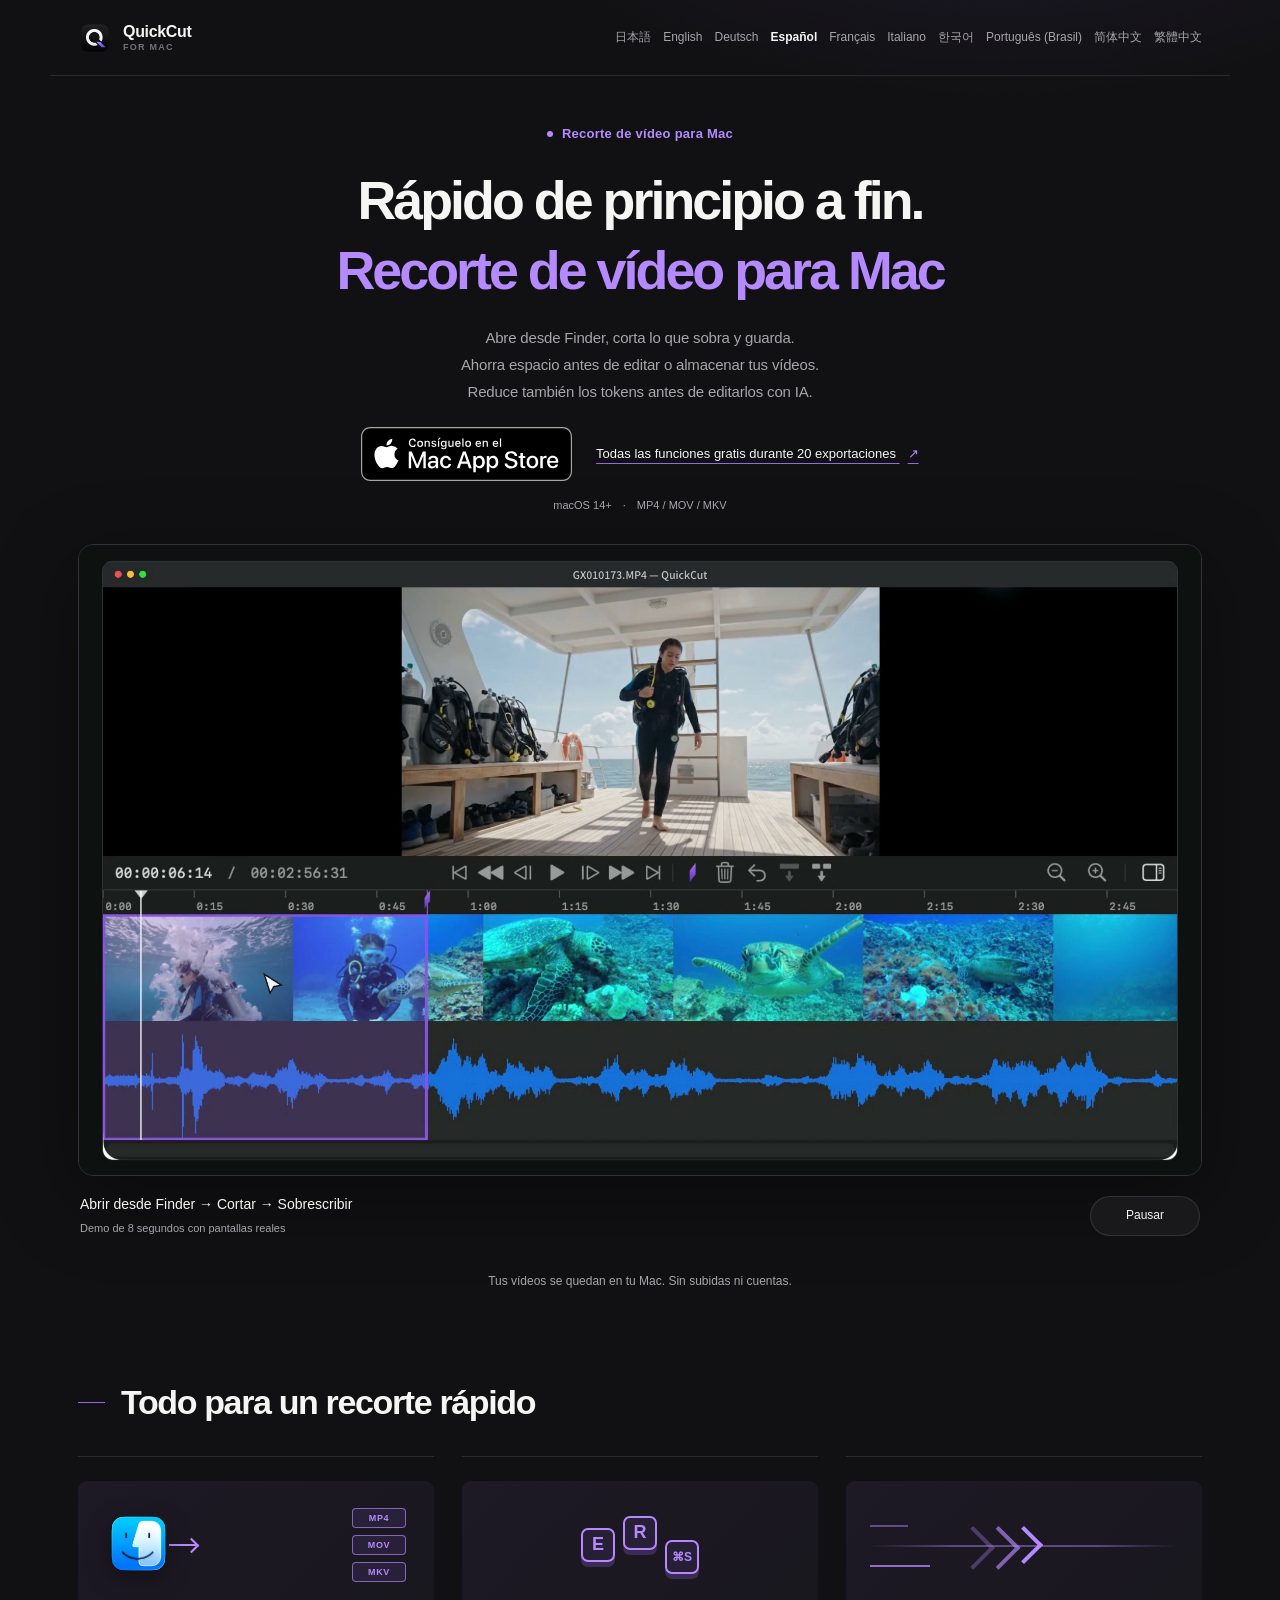
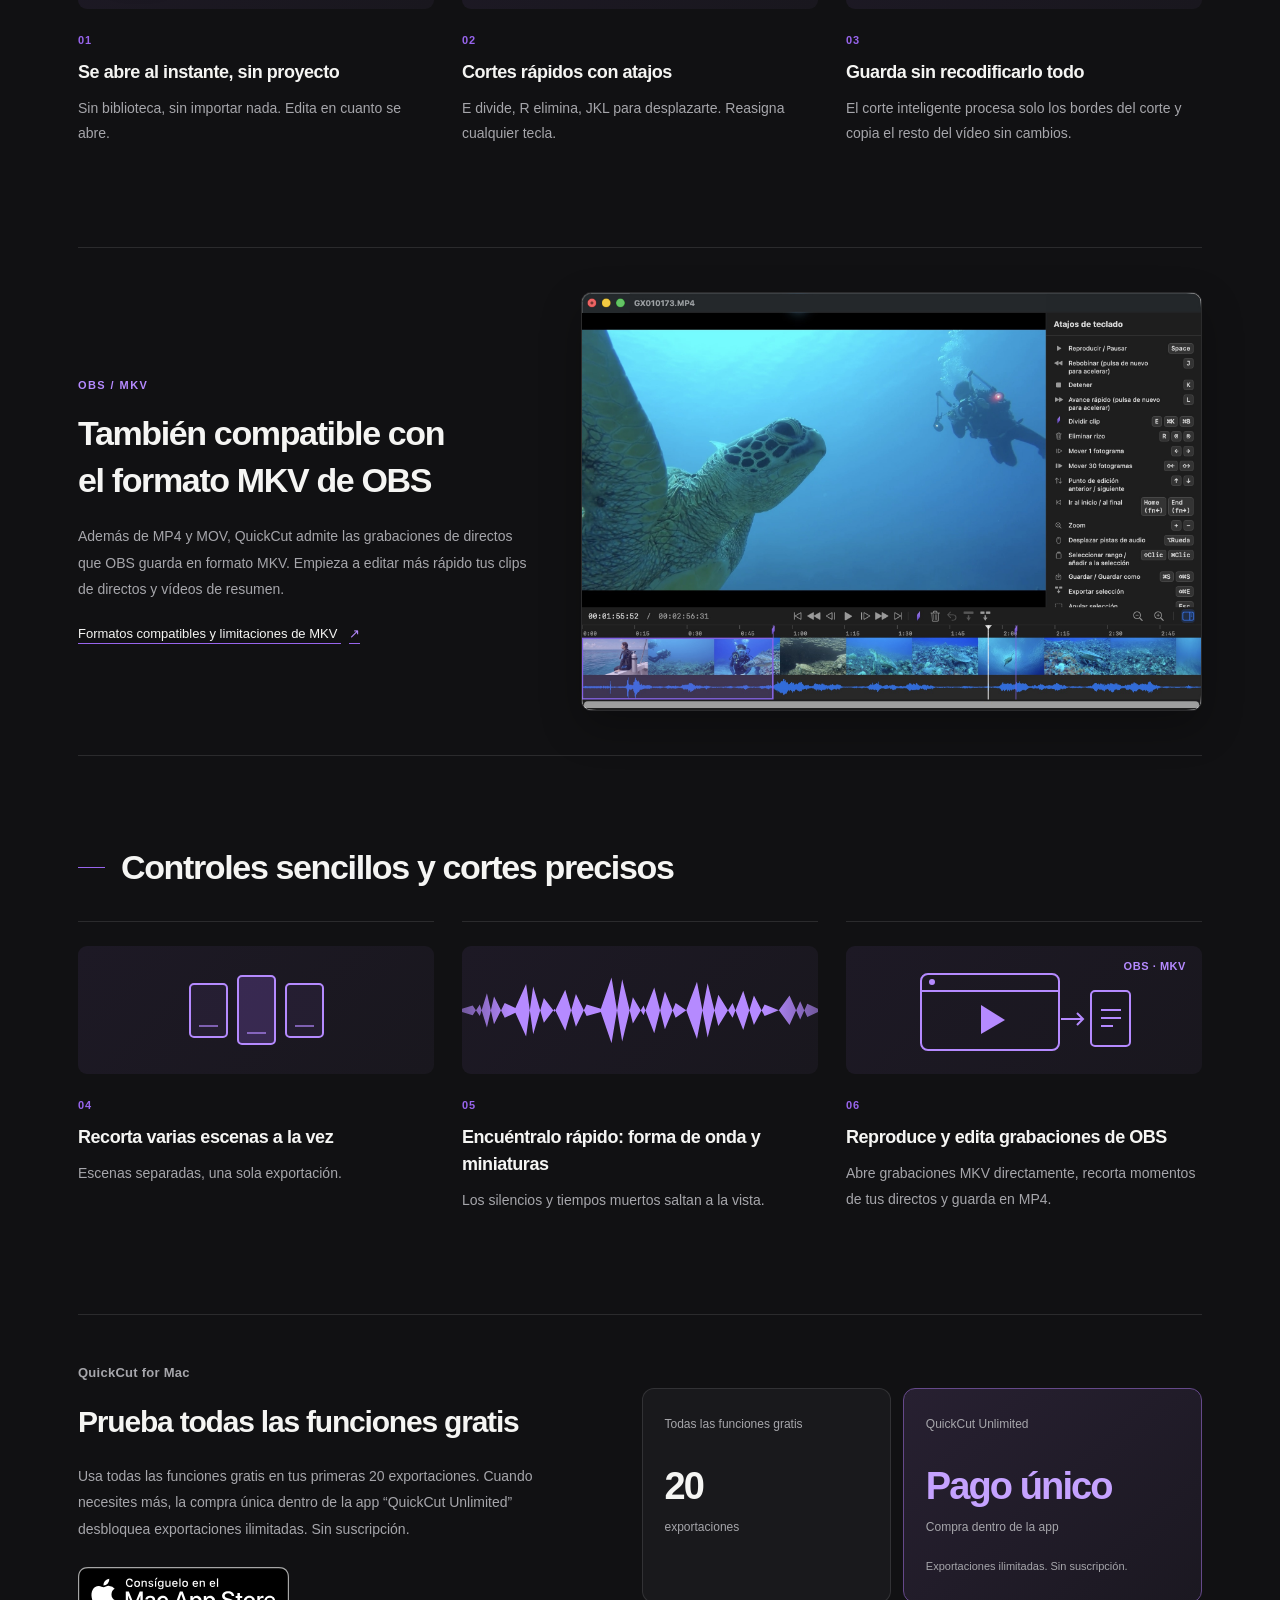
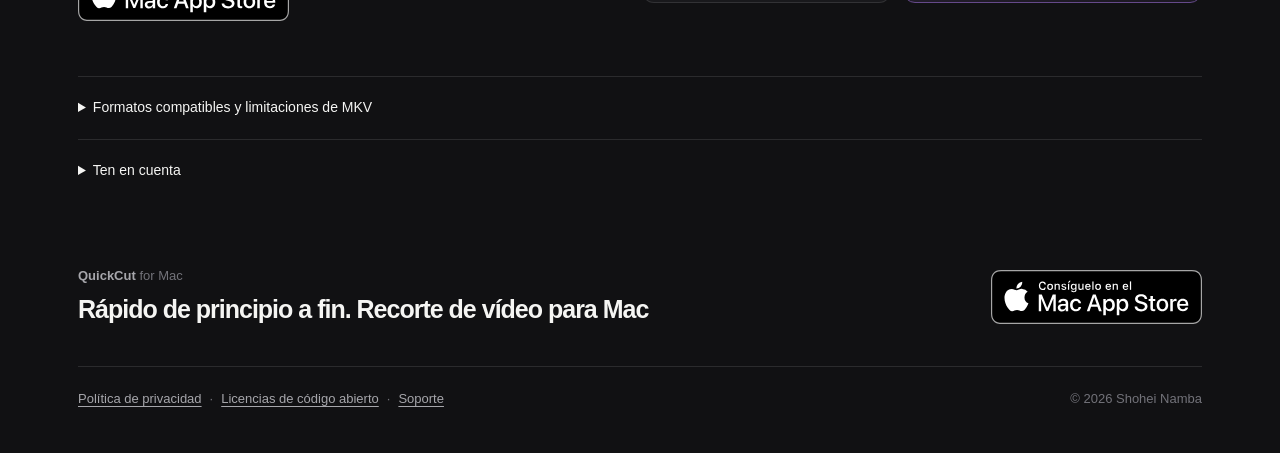
<file: es/index.html>
<!DOCTYPE html>
<html lang="es">
<head>
<meta charset="utf-8">
<meta name="viewport" content="width=device-width, initial-scale=1">
<title>QuickCut — Recorta vídeos en Mac | MP4, MOV y MKV</title>
<meta name="description" content="Recorta vídeos MP4, MOV y MKV en Mac. Reproduce grabaciones de OBS y extrae los mejores momentos de tus directos. Todas las funciones gratis durante 20 exportaciones; después, pago único.">
<meta property="og:title" content="QuickCut — Recorta vídeos en Mac | MP4, MOV y MKV">
<meta property="og:description" content="Recorta vídeos MP4, MOV y MKV en Mac. Reproduce grabaciones de OBS y extrae los mejores momentos de tus directos. Todas las funciones gratis durante 20 exportaciones; después, pago único.">
<meta property="og:image" content="https://quickcut.app/assets/screenshot-es.jpg">
<meta name="theme-color" content="#111113">
<meta name="apple-mobile-web-app-title" content="QuickCut">
<link rel="icon" href="../assets/icon-512.png">
<link rel="apple-touch-icon" href="../assets/icon-512.png">
<script type="application/ld+json">{"@context":"https://schema.org","@type":"SoftwareApplication","name":"QuickCut","operatingSystem":"macOS 14.0 or later","applicationCategory":"MultimediaApplication","downloadUrl":"https://apps.apple.com/app/id6787743606","url":"https://quickcut.app/es/","inLanguage":"es","description":"Recorta vídeos MP4, MOV y MKV en Mac. Reproduce grabaciones de OBS y extrae los mejores momentos de tus directos. Todas las funciones gratis durante 20 exportaciones; después, pago único.","screenshot":"https://quickcut.app/assets/screenshot-es.jpg"}</script>
<style>
:root { --bg:#111113; --surface:#19191c; --surface-raised:#202024; --ink:#f5f5f3; --muted:#a6a6ab; --soft:#727279; --accent:#9865ed; --accent-bright:#b58aff; --accent-faint:rgba(152,101,237,.17); --line:rgba(255,255,255,.11); --max:1180px; }
* { box-sizing:border-box; } html { background:var(--bg); }
body { margin:0; min-width:320px; background:radial-gradient(900px 530px at 78% -7%, var(--accent-faint), transparent 67%), var(--bg); color:var(--ink); font-family:-apple-system, BlinkMacSystemFont, "Hiragino Sans", "PingFang SC", "PingFang TC", "Apple SD Gothic Neo", sans-serif; line-height:1.55; -webkit-font-smoothing:antialiased; } .sr-only { position:absolute; width:1px; height:1px; padding:0; margin:-1px; overflow:hidden; clip:rect(0,0,0,0); white-space:nowrap; border:0; }
.top { height:76px; max-width:var(--max); margin:0 auto; padding:0 28px; display:flex; align-items:center; justify-content:space-between; border-bottom:1px solid var(--line); }
.brand { display:flex; align-items:center; gap:11px; color:var(--ink); text-decoration:none; } .brand img { width:34px; height:34px; border-radius:8px; }
.brand-name { display:grid; line-height:1; gap:3px; } .brand-name b { font-size:16px; letter-spacing:-.02em; } .brand-name small { color:var(--soft); font-size:9px; font-weight:700; letter-spacing:.14em; }
.language-select { position:relative; } .language-select::after { content:"⌄"; position:absolute; right:11px; top:50%; transform:translateY(-56%); color:var(--muted); pointer-events:none; }
.language-select select { appearance:none; min-width:138px; padding:8px 28px 8px 11px; border:1px solid var(--line); border-radius:7px; background:rgba(255,255,255,.04); color:var(--ink); font:500 13px inherit; cursor:pointer; } .language-select select:focus-visible { outline:2px solid var(--accent); outline-offset:2px; }
.language-links { margin-left:auto; display:flex; flex-wrap:wrap; justify-content:flex-end; gap:6px 12px; font-size:12px; } .language-links a, main nav a { color:var(--muted); text-decoration:none; } .language-links a[aria-current="page"] { color:var(--ink); font-weight:700; } main nav a { padding:9px 12px; border:1px solid var(--line); border-radius:7px; background:rgba(255,255,255,.03); } main nav a:hover { color:var(--ink); border-color:rgba(181,138,255,.48); }
section { max-width:var(--max); margin:0 auto; padding:0 28px 52px; } body.js section { display:none; } body.js section.active { display:block; }
.hero { display:grid; grid-template-columns:minmax(310px,.83fr) minmax(480px,1.35fr); gap:64px; align-items:center; min-height:590px; padding:58px 0 72px; }
.eyebrow { margin:0 0 18px; color:var(--muted); font-size:13px; font-weight:600; letter-spacing:.02em; } .eyebrow span, .cta p span { color:var(--soft); font-weight:500; }
h1 { max-width:580px; margin:0; font-size:clamp(43px,5vw,68px); line-height:1.03; letter-spacing:-.055em; } h1 em { color:var(--accent-bright); font-style:normal; }
.sub { margin:24px 0 28px; color:var(--muted); font-size:17px; letter-spacing:-.012em; } .badge { display:inline-block; } .badge img { display:block; height:54px; width:auto; transition:transform .2s ease, filter .2s ease; } .badge:hover img { transform:translateY(-2px); filter:brightness(1.13); }
.formats { display:flex; align-items:center; gap:8px; margin:22px 0 0; color:var(--soft); font-size:13px; } .formats span { width:7px; height:7px; border-radius:50%; background:var(--accent); box-shadow:0 0 0 4px var(--accent-faint); }
.requirements { color:var(--muted); font-size:12px; margin:8px 0 0; }
.visual-recording { color:var(--accent-bright); } .visual-recording svg { display:block; width:100%; height:100%; } .visual-recording > span { position:absolute; top:12px; right:16px; font-size:11px; font-weight:600; letter-spacing:.05em; }
.workflow { max-width:820px; padding:0 0 48px; } .workflow p { color:var(--muted); line-height:1.8; } .workflow .compatibility { font-size:13px; }
.hero-visual { position:relative; } .hero-visual::before { content:""; position:absolute; inset:10% -4% -10%; z-index:-1; border-radius:45%; background:radial-gradient(ellipse, rgba(40,131,225,.19), transparent 67%); filter:blur(18px); }
.shot { display:block; width:100%; height:auto; border:1px solid rgba(255,255,255,.19); border-radius:17px; box-shadow:0 34px 76px rgba(0,0,0,.53), 0 1px 0 rgba(255,255,255,.12) inset; }
.section-heading { display:flex; align-items:center; gap:16px; margin:12px 0 22px; } .section-heading > span { width:27px; height:1px; background:var(--accent); }
h2 { margin:0; font-size:clamp(25px,3vw,36px); line-height:1.17; letter-spacing:-.04em; }
.features { display:grid; grid-template-columns:repeat(3, 1fr); margin:0; padding:0; list-style:none; border-top:1px solid var(--line); border-left:1px solid var(--line); }
.features li { min-height:298px; display:grid; grid-template-rows:128px 1fr; gap:18px; padding:20px 20px 24px; overflow:hidden; border-right:1px solid var(--line); border-bottom:1px solid var(--line); background:linear-gradient(130deg, rgba(255,255,255,.035), transparent 56%); } .features li:hover .visual { border-color:rgba(181,138,255,.48); background-color:rgba(152,101,237,.09); }
.feature-copy { display:grid; align-content:start; gap:8px; } .feature-number { color:var(--accent); font-size:11px; font-weight:700; letter-spacing:.08em; } .features b { font-size:16px; line-height:1.35; letter-spacing:-.018em; } .features .feature-copy > span:last-child { color:var(--muted); font-size:14px; line-height:1.55; }
.visual { position:relative; width:100%; height:128px; overflow:hidden; border:1px solid rgba(181,138,255,.24); border-radius:10px; background:radial-gradient(circle at 50% 50%, rgba(152,101,237,.1), transparent 52%), #17151c; box-shadow:inset 0 0 0 1px rgba(0,0,0,.2); transition:border-color .25s ease, background-color .25s ease; }
.visual::after { content:""; position:absolute; inset:0; background:linear-gradient(135deg, rgba(255,255,255,.05), transparent 38%); pointer-events:none; }
.visual-open img { position:absolute; z-index:1; left:27px; top:29px; width:67px; height:67px; filter:drop-shadow(0 7px 12px rgba(0,0,0,.35)); } .visual-open em { position:absolute; left:91px; top:63px; width:27px; height:2px; background:var(--accent-bright); } .visual-open em::after { content:""; position:absolute; right:-1px; top:-4px; width:9px; height:9px; border-top:2px solid var(--accent-bright); border-right:2px solid var(--accent-bright); transform:rotate(45deg); } .visual-open span { position:absolute; right:28px; display:grid; place-items:center; width:54px; height:20px; border:1px solid rgba(181,138,255,.66); border-radius:4px; background:rgba(152,101,237,.12); color:var(--accent-bright); font:700 9px/1 -apple-system, sans-serif; letter-spacing:.07em; } .visual-open span:nth-of-type(1) { top:27px; } .visual-open span:nth-of-type(2) { top:54px; } .visual-open span:nth-of-type(3) { top:81px; }
.visual-keys { display:flex; align-items:center; justify-content:center; gap:8px; } .visual-keys i { width:34px; height:34px; border:2px solid var(--accent-bright); border-radius:7px; background:rgba(152,101,237,.1); box-shadow:0 5px 0 rgba(152,101,237,.25); } .visual-keys i:nth-child(2) { transform:translateY(-12px); } .visual-keys i:nth-child(3) { transform:translateY(12px); }
.visual-speed i { position:absolute; left:50%; top:50%; width:27px; height:27px; transform:translate(-50%,-50%) rotate(45deg); border-top:4px solid var(--accent-bright); border-right:4px solid var(--accent-bright); } .visual-speed i::before, .visual-speed i::after { content:""; position:absolute; width:27px; height:27px; border-top:4px solid var(--accent-bright); border-right:4px solid var(--accent-bright); } .visual-speed i::before { left:-18px; top:14px; opacity:.66; } .visual-speed i::after { left:-36px; top:32px; opacity:.32; } .visual-speed span { position:absolute; left:24px; right:24px; top:50%; height:2px; background:linear-gradient(90deg, transparent, rgba(181,138,255,.43) 28%, rgba(181,138,255,.43) 73%, transparent); } .visual-speed span::before, .visual-speed span::after { content:""; position:absolute; left:0; height:2px; background:var(--accent-bright); } .visual-speed span::before { top:-20px; width:38px; opacity:.45; } .visual-speed span::after { top:20px; width:60px; opacity:.76; }
.visual-scenes { display:flex; align-items:center; justify-content:center; gap:9px; } .visual-scenes i { position:relative; width:39px; height:55px; border:2px solid var(--accent-bright); border-radius:5px; background:rgba(152,101,237,.08); } .visual-scenes i:nth-child(2) { height:70px; background:rgba(152,101,237,.23); } .visual-scenes i::after { content:""; position:absolute; left:8px; right:8px; bottom:9px; height:2px; background:rgba(181,138,255,.62); }
.visual-wave i { position:absolute; inset:23px 0; display:block; background:linear-gradient(90deg, rgba(181,138,255,.56), var(--accent-bright) 14%, var(--accent-bright) 86%, rgba(181,138,255,.56)); clip-path:polygon(0 48%, 3% 44%, 5% 57%, 7% 29%, 9% 67%, 12% 41%, 15% 47%, 18% 18%, 20% 79%, 23% 35%, 26% 52%, 29% 25%, 32% 70%, 35% 43%, 39% 48%, 42% 10%, 45% 88%, 48% 34%, 51% 56%, 54% 22%, 57% 73%, 60% 41%, 63% 50%, 66% 15%, 69% 83%, 72% 31%, 76% 59%, 79% 26%, 82% 68%, 85% 43%, 89% 50%, 92% 32%, 95% 61%, 97% 42%, 100% 48%, 100% 52%, 97% 58%, 95% 39%, 92% 68%, 89% 50%, 85% 57%, 82% 32%, 79% 74%, 76% 41%, 72% 69%, 69% 17%, 66% 85%, 63% 50%, 60% 59%, 57% 27%, 54% 78%, 51% 44%, 48% 66%, 45% 12%, 42% 90%, 39% 52%, 35% 57%, 32% 30%, 29% 75%, 26% 48%, 23% 65%, 20% 21%, 18% 82%, 15% 53%, 12% 59%, 9% 33%, 7% 71%, 5% 43%, 3% 56%, 0 52%); }
.visual-save i { position:absolute; left:31px; top:25px; width:48px; height:71px; border:2px solid var(--accent-bright); border-radius:5px; background:rgba(152,101,237,.12); } .visual-save i::before { content:""; position:absolute; left:10px; right:10px; top:15px; height:2px; background:var(--accent-bright); box-shadow:0 10px 0 rgba(181,138,255,.58), 0 20px 0 rgba(181,138,255,.32); } .visual-save b { position:absolute; left:91px; top:62px; width:46px; height:2px; background:var(--accent-bright); } .visual-save b::after { content:""; position:absolute; right:-1px; top:-5px; width:11px; height:11px; border-top:2px solid var(--accent-bright); border-right:2px solid var(--accent-bright); transform:rotate(45deg); } .visual-save span { position:absolute; right:31px; top:42px; width:28px; height:42px; border:2px solid var(--accent-bright); border-radius:4px; background:rgba(152,101,237,.25); } .visual-save span::before { content:""; position:absolute; left:7px; right:7px; top:12px; height:2px; background:var(--accent-bright); }
.detail { margin:82px 0; } .detail > div { position:relative; overflow:hidden; border:1px solid var(--line); border-radius:17px; background:var(--surface); box-shadow:0 24px 65px rgba(0,0,0,.38); } .detail img { display:block; width:100%; height:auto; }
.pricing { display:grid; grid-template-columns:minmax(180px,.7fr) minmax(380px,1.3fr); gap:44px; align-items:start; padding:39px 0; border-top:1px solid var(--line); border-bottom:1px solid var(--line); } .pricing h2 { font-size:31px; }
.price { margin:0; color:var(--ink); font-size:18px; line-height:1.6; letter-spacing:-.018em; }
.notes-block { display:grid; grid-template-columns:minmax(180px,.7fr) minmax(380px,1.3fr); gap:44px; padding:40px 0 10px; } .notes-block h2 { font-size:22px; } .notes { margin:0; padding:0; list-style:none; color:var(--muted); font-size:14px; } .notes li { position:relative; padding:0 0 13px 18px; } .notes li::before { content:""; position:absolute; width:5px; height:5px; left:0; top:.62em; border-radius:50%; background:var(--soft); }
.cta { display:flex; align-items:center; justify-content:space-between; gap:30px; margin:72px 0 42px; padding:31px 34px; border:1px solid rgba(181,138,255,.38); border-radius:14px; background:linear-gradient(106deg, rgba(152,101,237,.21), rgba(152,101,237,.04) 60%, transparent); } .cta p { margin:0 0 5px; color:var(--muted); font-size:13px; font-weight:600; } .cta h2 { max-width:660px; font-size:27px; }
footer { display:flex; flex-wrap:wrap; gap:8px; padding:22px 0 4px; border-top:1px solid var(--line); color:var(--soft); font-size:13px; } footer a { color:var(--muted); text-underline-offset:3px; } footer a:hover { color:var(--ink); } footer span { margin-left:auto; }
@media (max-width:850px) { .hero { grid-template-columns:1fr; gap:42px; padding-top:50px; } .hero-text { max-width:600px; } .features { grid-template-columns:repeat(2, 1fr); } }
@media (max-width:600px) { .top { height:auto; min-height:66px; padding:12px 18px; align-items:flex-start; gap:14px; } .language-links { margin-left:0; justify-content:flex-start; } .brand img { width:31px; height:31px; } .language-select select { min-width:0; width:118px; } section { padding:0 18px 38px; } .hero { min-height:0; padding:42px 0 52px; gap:33px; } h1 { font-size:clamp(39px,12vw,54px); } .sub { font-size:16px; } .features { grid-template-columns:1fr; } .features li { min-height:145px; padding:21px 18px; } .detail { margin:54px 0; } .pricing, .notes-block { grid-template-columns:1fr; gap:16px; padding:30px 0; } .price { font-size:16px; } .cta { display:block; margin:48px 0 31px; padding:25px 22px; } .cta .badge { margin-top:22px; } .cta h2 { font-size:24px; } footer span { width:100%; margin:5px 0 0; } }
@media (prefers-reduced-motion:reduce) { *,*::before,*::after { scroll-behavior:auto !important; transition:none !important; } }
</style>
<meta property="og:type" content="website">
<meta property="og:url" content="https://quickcut.app/es/">
<link rel="canonical" href="https://quickcut.app/es/">
<link rel="alternate" hreflang="ja" href="https://quickcut.app/ja/">
<link rel="alternate" hreflang="en" href="https://quickcut.app/en/">
<link rel="alternate" hreflang="de" href="https://quickcut.app/de/">
<link rel="alternate" hreflang="es" href="https://quickcut.app/es/">
<link rel="alternate" hreflang="fr" href="https://quickcut.app/fr/">
<link rel="alternate" hreflang="it" href="https://quickcut.app/it/">
<link rel="alternate" hreflang="ko" href="https://quickcut.app/ko/">
<link rel="alternate" hreflang="pt-BR" href="https://quickcut.app/pt-br/">
<link rel="alternate" hreflang="zh-Hans" href="https://quickcut.app/zh-hans/">
<link rel="alternate" hreflang="zh-Hant" href="https://quickcut.app/zh-hant/">
<link rel="alternate" hreflang="x-default" href="https://quickcut.app/en/">
<script src="../assets/landing-page-language.js" data-auto-language="false"></script>
<link rel="stylesheet" href="../assets/landing-page.css">
<link rel="preload" as="image" href="../assets/quickcut-demo-es-poster.jpg" fetchpriority="high">
</head>

<body>
<div class="top"><a class="brand" href="../es/" data-language="es" aria-label="QuickCut home"><img src="../assets/icon-512.png" alt=""><span class="brand-name"><b>QuickCut</b><small>FOR MAC</small></span></a><nav class="language-links" aria-label="Language"><a href="../ja/" data-language="ja">日本語</a> <a href="../en/" data-language="en">English</a> <a href="../de/" data-language="de">Deutsch</a> <a href="../es/" data-language="es" aria-current="page">Español</a> <a href="../fr/" data-language="fr">Français</a> <a href="../it/" data-language="it">Italiano</a> <a href="../ko/" data-language="ko">한국어</a> <a href="../pt-br/" data-language="pt-BR">Português (Brasil)</a> <a href="../zh-hans/" data-language="zh-Hans">简体中文</a> <a href="../zh-hant/" data-language="zh-Hant">繁體中文</a></nav></div>

<main id="es" lang="es" class="landing">
<header class="hero">
  <div class="hero-text">
    <p class="eyebrow"><span class="status-dot" aria-hidden="true"></span>Recorte de vídeo para Mac</p>
    <h1><span class="headline-lead">Rápido de principio a fin.</span> <em>Recorte de vídeo para Mac</em></h1>
    <p class="sub">Abre desde Finder, corta lo que sobra y guarda.<br>Ahorra espacio antes de editar o almacenar tus vídeos.<br>Reduce también los tokens antes de editarlos con IA.</p>
    <div class="hero-actions"><a class="badge" href="https://apps.apple.com/app/id6787743606"><img src="../assets/badge-es-es.svg" alt="Mac App Store" height="60"></a><a class="trial-link" href="#pricing">Todas las funciones gratis durante 20 exportaciones <span aria-hidden="true">↗</span></a></div>
    <p class="requirements">macOS 14+ <span aria-hidden="true">·</span> MP4 / MOV / MKV</p>
  </div>
</header>
<figure class="demo" aria-labelledby="demo-caption">
  <div class="demo-screen">
    <video id="product-demo" width="1920" height="1080" muted loop playsinline controls preload="none" poster="../assets/quickcut-demo-es-poster.jpg" aria-label="Abrir desde Finder → Cortar → Sobrescribir">
      <source data-src="../assets/quickcut-demo-es-1080p.mp4" type="video/mp4">
      <a href="../assets/quickcut-demo-es-1080p.mp4">Abrir demo</a>
    </video>
  </div>
  <figcaption id="demo-caption"><div><strong>Abrir desde Finder → Cortar → Sobrescribir</strong><span>Demo de 8 segundos con pantallas reales</span></div><button class="demo-toggle" type="button" hidden aria-controls="product-demo" data-play="Reproducir demo" data-pause="Pausar">Reproducir demo</button><noscript><a href="../assets/quickcut-demo-es-1080p.mp4">Abrir demo</a></noscript></figcaption>
</figure>
<p class="local-note">Tus vídeos se quedan en tu Mac. Sin subidas ni cuentas.</p>
<div class="section-heading"><span></span><h2>Todo para un recorte rápido</h2></div>
<ul class="features">
<li class="feature feature-nofile">
  <div class="visual visual-open" aria-hidden="true"><img src="../assets/finder-icon.png" alt=""><em></em><span>MP4</span><span>MOV</span><span>MKV</span></div>
  <div class="feature-copy"><span class="feature-number" aria-hidden="true">01</span><h3>Se abre al instante, sin proyecto</h3><span>Sin biblioteca, sin importar nada. Edita en cuanto se abre.</span></div>
</li>
<li class="feature feature-keyboard">
  <div class="visual visual-keys" aria-hidden="true"><i></i><i></i><i></i></div>
  <div class="feature-copy"><span class="feature-number" aria-hidden="true">02</span><h3>Cortes rápidos con atajos</h3><span>E divide, R elimina, JKL para desplazarte. Reasigna cualquier tecla.</span></div>
</li>
<li class="feature feature-wave">
  <div class="visual visual-speed" aria-hidden="true"><i></i><span></span></div>
  <div class="feature-copy"><span class="feature-number" aria-hidden="true">03</span><h3>Guarda sin recodificarlo todo</h3><span>El corte inteligente procesa solo los bordes del corte y copia el resto del vídeo sin cambios.</span></div>
</li>
</ul>
<div class="workflow" id="obs-mkv">
  <div class="workflow-copy"><p class="eyebrow">OBS / MKV</p><h2>También compatible con el formato MKV de OBS</h2>
  <p>Además de MP4 y MOV, QuickCut admite las grabaciones de directos que OBS guarda en formato MKV. Empieza a editar más rápido tus clips de directos y vídeos de resumen.</p>
  <a class="text-link" href="#format-details">Formatos compatibles y limitaciones de MKV <span aria-hidden="true">↗</span></a></div>
  <figure class="detail"><img src="../assets/screenshot2-es.jpg" alt="Línea de tiempo de QuickCut con dos puntos de corte y un clip seleccionado" width="2000" height="1348" loading="lazy"></figure>
</div>
<div class="section-heading"><span></span><h2>Controles sencillos y cortes precisos</h2></div>
<ul class="features secondary-features"><li class="feature feature-multiscene">
  <div class="visual visual-scenes" aria-hidden="true"><i></i><i></i><i></i></div>
  <div class="feature-copy"><span class="feature-number" aria-hidden="true">04</span><h3>Recorta varias escenas a la vez</h3><span>Escenas separadas, una sola exportación.</span></div>
</li>
<li class="feature feature-search">
  <div class="visual visual-wave" aria-hidden="true"><i></i></div>
  <div class="feature-copy"><span class="feature-number" aria-hidden="true">05</span><h3>Encuéntralo rápido: forma de onda y miniaturas</h3><span>Los silencios y tiempos muertos saltan a la vista.</span></div>
</li>
<li class="feature feature-recording">
  <div class="visual visual-recording" aria-hidden="true"><svg viewBox="0 0 280 128" fill="none"><rect x="37" y="28" width="138" height="76" rx="7" stroke="currentColor" stroke-width="2"/><path d="M37 45H175" stroke="currentColor" stroke-width="2"/><circle cx="48" cy="36" r="3" fill="currentColor"/><path d="M97 59L97 88L121 74Z" fill="currentColor"/><path d="M177 73H199M193 67L199 73L193 79" stroke="currentColor" stroke-width="2"/><rect x="207" y="45" width="39" height="55" rx="4" stroke="currentColor" stroke-width="2"/><path d="M217 64H237M217 72H237M217 80H229" stroke="currentColor" stroke-width="2"/></svg><span>OBS · MKV</span></div>
  <div class="feature-copy"><span class="feature-number" aria-hidden="true">06</span><h3>Reproduce y edita grabaciones de OBS</h3><span>Abre grabaciones MKV directamente, recorta momentos de tus directos y guarda en MP4.</span></div>
</li></ul>
<div class="pricing" id="pricing">
  <div class="pricing-intro"><p class="eyebrow">QuickCut for Mac</p><h2>Prueba todas las funciones gratis</h2><p>Usa todas las funciones gratis en tus primeras 20 exportaciones. Cuando necesites más, la compra única dentro de la app “QuickCut Unlimited” desbloquea exportaciones ilimitadas. Sin suscripción.</p><a class="badge" href="https://apps.apple.com/app/id6787743606"><img src="../assets/badge-es-es.svg" alt="Mac App Store" height="60"></a></div>
  <div class="price-options">
    <div class="price-option"><h3>Todas las funciones gratis</h3><p class="price-value">20</p><p>exportaciones</p></div>
    <div class="price-option unlimited"><h3>QuickCut Unlimited</h3><p class="price-value">Pago único</p><p>Compra dentro de la app</p><small>Exportaciones ilimitadas. Sin suscripción.</small></div>
  </div>
</div>
<div class="notes-block" id="format-details">
  <details><summary>Formatos compatibles y limitaciones de MKV</summary><p>MP4 / MOV / MKV — también grabaciones de OBS</p><p>Admite grabaciones con vídeo H.264/HEVC y audio AAC. No se pueden sobrescribir los originales MKV. VP9 no es compatible; AV1 depende del decodificador de tu Mac. Antes de importar se muestran las pistas de audio y los subtítulos no compatibles que se excluirán.</p></details>
  <details><summary>Ten en cuenta</summary><ul class="notes"><li>QuickCut solo corta. No añade títulos, efectos ni música</li>
<li>Los archivos MKV se guardan como MP4; no se puede reemplazar un MKV</li>
<li>Los vídeos VP9 y AV1 pueden no abrirse en algunos Mac</li></ul></details>
</div>
<div class="cta"><div><p>QuickCut <span>for Mac</span></p><h2>Rápido de principio a fin. Recorte de vídeo para Mac</h2></div><a class="badge" href="https://apps.apple.com/app/id6787743606"><img src="../assets/badge-es-es.svg" alt="Mac App Store" height="60"></a></div>
<footer>
  <a href="../privacy.html#es">Política de privacidad</a> · <a href="../licenses.html">Licencias de código abierto</a> · <a href="mailto:quickcut.app.help@gmail.com?subject=QuickCut">Soporte</a>
  <span>© 2026 Shohei Namba</span>
</footer>
</main>
<script src="../assets/landing-page-demo.js" defer></script>
</body>
</html>
</file>
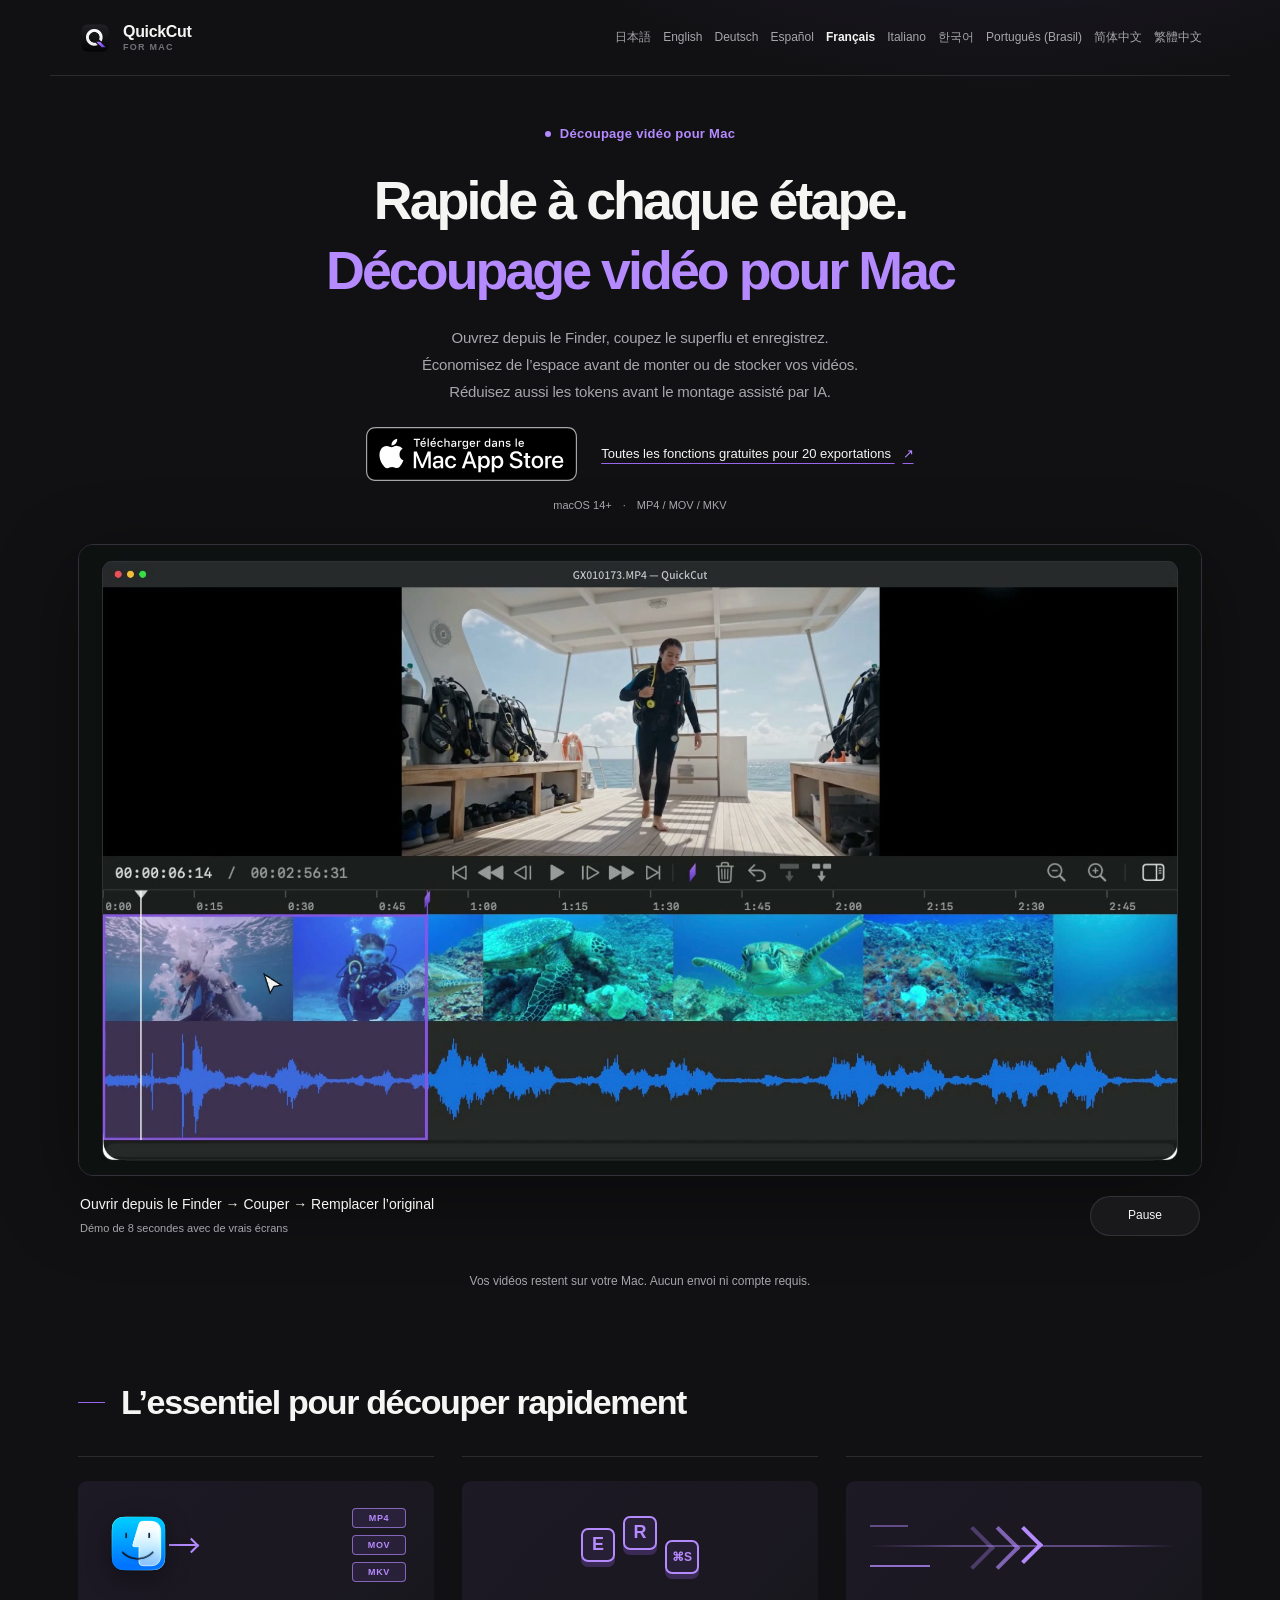
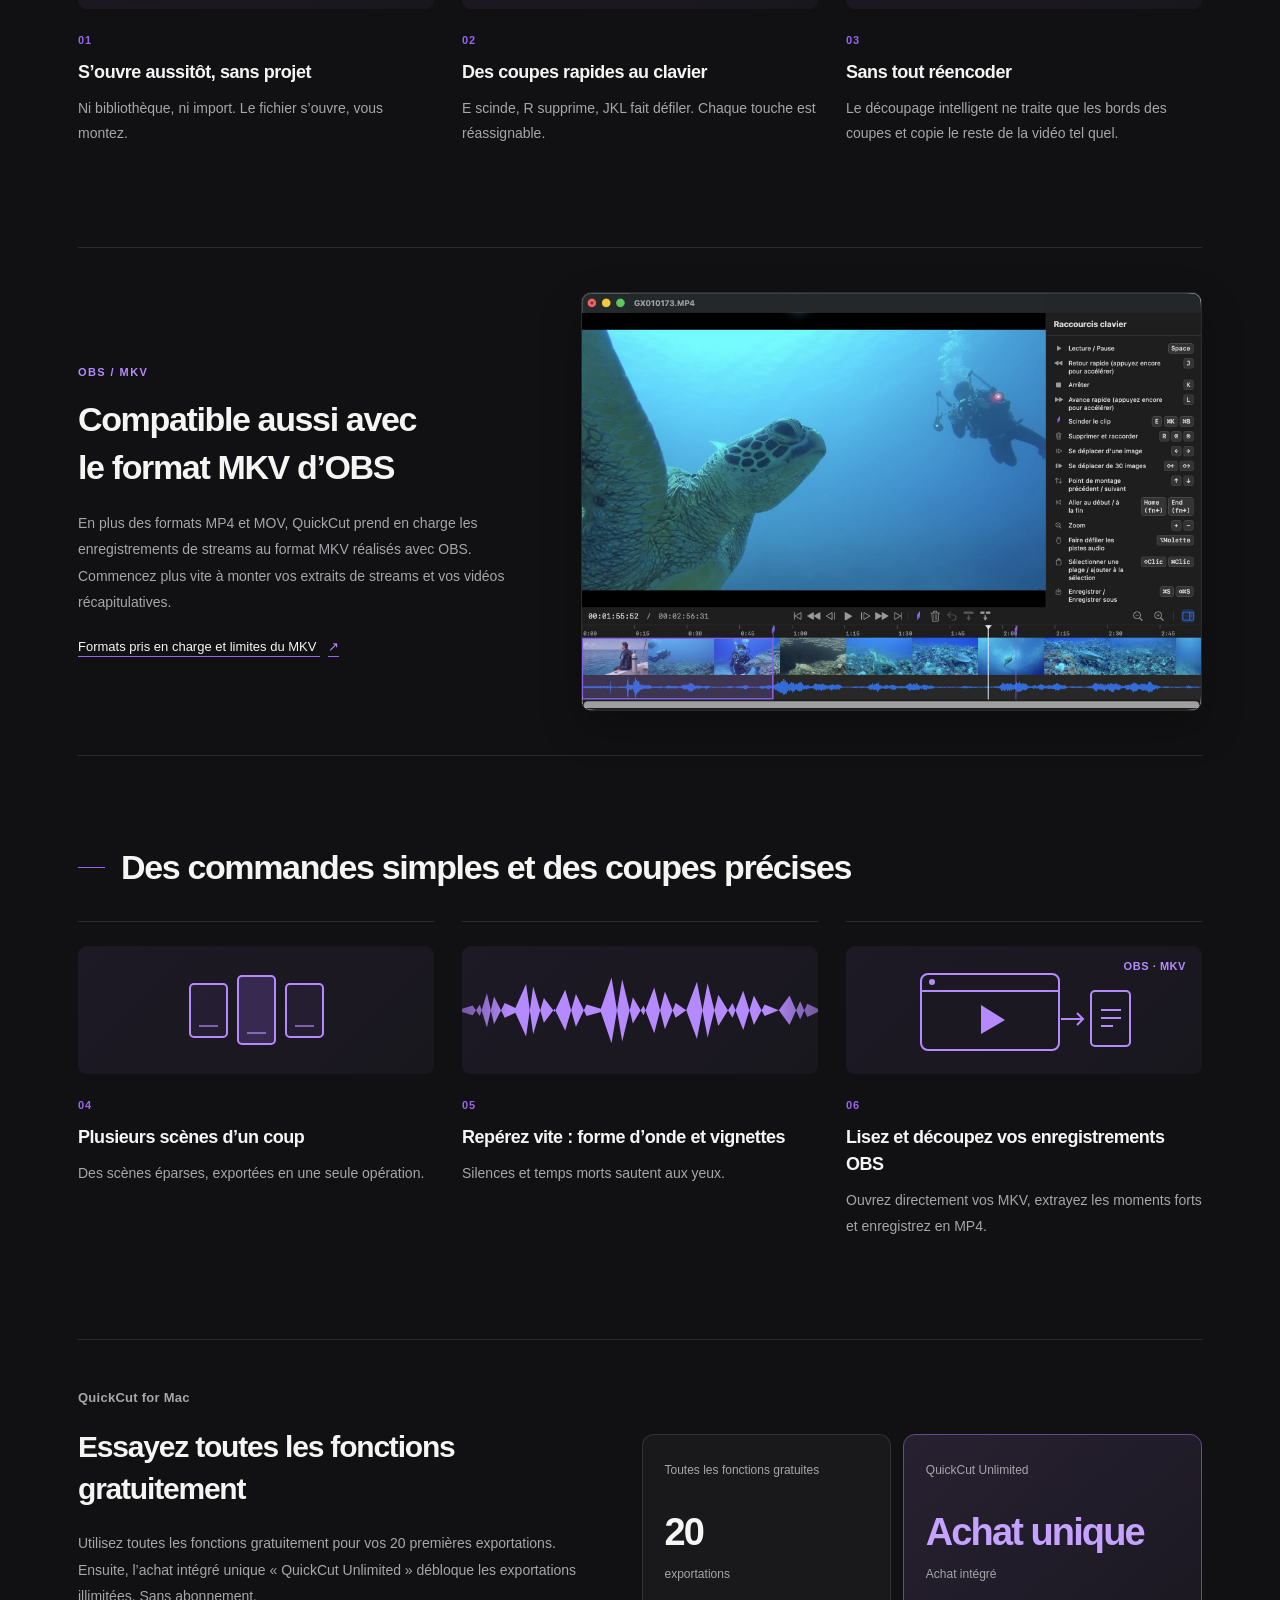
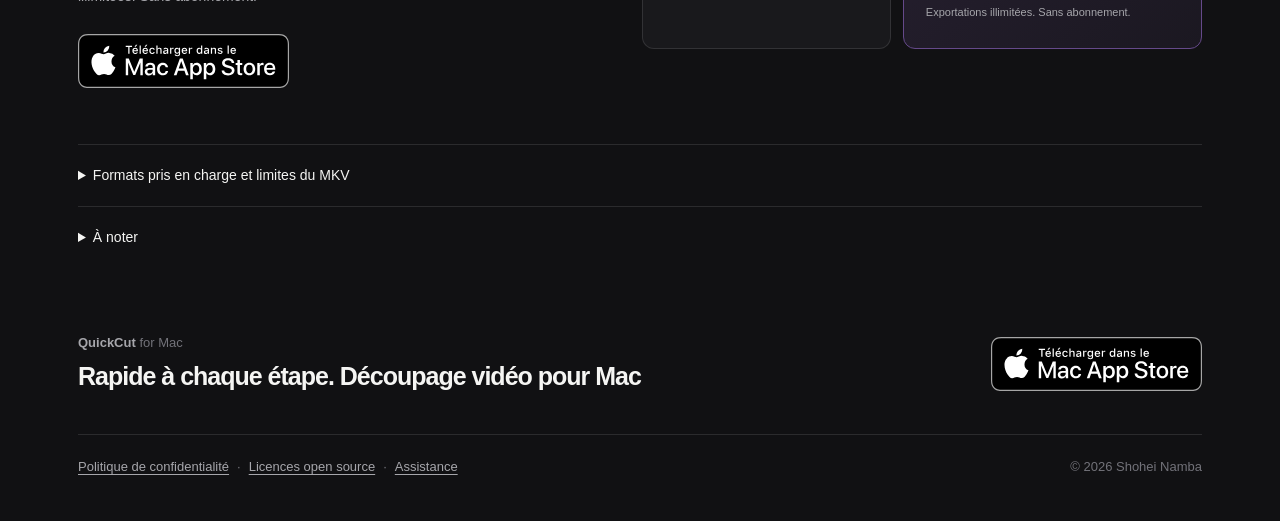
<file: fr/index.html>
<!DOCTYPE html>
<html lang="fr">
<head>
<meta charset="utf-8">
<meta name="viewport" content="width=device-width, initial-scale=1">
<title>QuickCut — Découper des vidéos sur Mac | MP4, MOV et MKV</title>
<meta name="description" content="Découpez des vidéos MP4, MOV et MKV sur Mac. Lisez vos enregistrements OBS et extrayez les meilleurs moments de vos streams. Toutes les fonctions gratuites pour 20 exportations, puis achat unique.">
<meta property="og:title" content="QuickCut — Découper des vidéos sur Mac | MP4, MOV et MKV">
<meta property="og:description" content="Découpez des vidéos MP4, MOV et MKV sur Mac. Lisez vos enregistrements OBS et extrayez les meilleurs moments de vos streams. Toutes les fonctions gratuites pour 20 exportations, puis achat unique.">
<meta property="og:image" content="https://quickcut.app/assets/screenshot-fr.jpg">
<meta name="theme-color" content="#111113">
<meta name="apple-mobile-web-app-title" content="QuickCut">
<link rel="icon" href="../assets/icon-512.png">
<link rel="apple-touch-icon" href="../assets/icon-512.png">
<script type="application/ld+json">{"@context":"https://schema.org","@type":"SoftwareApplication","name":"QuickCut","operatingSystem":"macOS 14.0 or later","applicationCategory":"MultimediaApplication","downloadUrl":"https://apps.apple.com/app/id6787743606","url":"https://quickcut.app/fr/","inLanguage":"fr","description":"Découpez des vidéos MP4, MOV et MKV sur Mac. Lisez vos enregistrements OBS et extrayez les meilleurs moments de vos streams. Toutes les fonctions gratuites pour 20 exportations, puis achat unique.","screenshot":"https://quickcut.app/assets/screenshot-fr.jpg"}</script>
<style>
:root { --bg:#111113; --surface:#19191c; --surface-raised:#202024; --ink:#f5f5f3; --muted:#a6a6ab; --soft:#727279; --accent:#9865ed; --accent-bright:#b58aff; --accent-faint:rgba(152,101,237,.17); --line:rgba(255,255,255,.11); --max:1180px; }
* { box-sizing:border-box; } html { background:var(--bg); }
body { margin:0; min-width:320px; background:radial-gradient(900px 530px at 78% -7%, var(--accent-faint), transparent 67%), var(--bg); color:var(--ink); font-family:-apple-system, BlinkMacSystemFont, "Hiragino Sans", "PingFang SC", "PingFang TC", "Apple SD Gothic Neo", sans-serif; line-height:1.55; -webkit-font-smoothing:antialiased; } .sr-only { position:absolute; width:1px; height:1px; padding:0; margin:-1px; overflow:hidden; clip:rect(0,0,0,0); white-space:nowrap; border:0; }
.top { height:76px; max-width:var(--max); margin:0 auto; padding:0 28px; display:flex; align-items:center; justify-content:space-between; border-bottom:1px solid var(--line); }
.brand { display:flex; align-items:center; gap:11px; color:var(--ink); text-decoration:none; } .brand img { width:34px; height:34px; border-radius:8px; }
.brand-name { display:grid; line-height:1; gap:3px; } .brand-name b { font-size:16px; letter-spacing:-.02em; } .brand-name small { color:var(--soft); font-size:9px; font-weight:700; letter-spacing:.14em; }
.language-select { position:relative; } .language-select::after { content:"⌄"; position:absolute; right:11px; top:50%; transform:translateY(-56%); color:var(--muted); pointer-events:none; }
.language-select select { appearance:none; min-width:138px; padding:8px 28px 8px 11px; border:1px solid var(--line); border-radius:7px; background:rgba(255,255,255,.04); color:var(--ink); font:500 13px inherit; cursor:pointer; } .language-select select:focus-visible { outline:2px solid var(--accent); outline-offset:2px; }
.language-links { margin-left:auto; display:flex; flex-wrap:wrap; justify-content:flex-end; gap:6px 12px; font-size:12px; } .language-links a, main nav a { color:var(--muted); text-decoration:none; } .language-links a[aria-current="page"] { color:var(--ink); font-weight:700; } main nav a { padding:9px 12px; border:1px solid var(--line); border-radius:7px; background:rgba(255,255,255,.03); } main nav a:hover { color:var(--ink); border-color:rgba(181,138,255,.48); }
section { max-width:var(--max); margin:0 auto; padding:0 28px 52px; } body.js section { display:none; } body.js section.active { display:block; }
.hero { display:grid; grid-template-columns:minmax(310px,.83fr) minmax(480px,1.35fr); gap:64px; align-items:center; min-height:590px; padding:58px 0 72px; }
.eyebrow { margin:0 0 18px; color:var(--muted); font-size:13px; font-weight:600; letter-spacing:.02em; } .eyebrow span, .cta p span { color:var(--soft); font-weight:500; }
h1 { max-width:580px; margin:0; font-size:clamp(43px,5vw,68px); line-height:1.03; letter-spacing:-.055em; } h1 em { color:var(--accent-bright); font-style:normal; }
.sub { margin:24px 0 28px; color:var(--muted); font-size:17px; letter-spacing:-.012em; } .badge { display:inline-block; } .badge img { display:block; height:54px; width:auto; transition:transform .2s ease, filter .2s ease; } .badge:hover img { transform:translateY(-2px); filter:brightness(1.13); }
.formats { display:flex; align-items:center; gap:8px; margin:22px 0 0; color:var(--soft); font-size:13px; } .formats span { width:7px; height:7px; border-radius:50%; background:var(--accent); box-shadow:0 0 0 4px var(--accent-faint); }
.requirements { color:var(--muted); font-size:12px; margin:8px 0 0; }
.visual-recording { color:var(--accent-bright); } .visual-recording svg { display:block; width:100%; height:100%; } .visual-recording > span { position:absolute; top:12px; right:16px; font-size:11px; font-weight:600; letter-spacing:.05em; }
.workflow { max-width:820px; padding:0 0 48px; } .workflow p { color:var(--muted); line-height:1.8; } .workflow .compatibility { font-size:13px; }
.hero-visual { position:relative; } .hero-visual::before { content:""; position:absolute; inset:10% -4% -10%; z-index:-1; border-radius:45%; background:radial-gradient(ellipse, rgba(40,131,225,.19), transparent 67%); filter:blur(18px); }
.shot { display:block; width:100%; height:auto; border:1px solid rgba(255,255,255,.19); border-radius:17px; box-shadow:0 34px 76px rgba(0,0,0,.53), 0 1px 0 rgba(255,255,255,.12) inset; }
.section-heading { display:flex; align-items:center; gap:16px; margin:12px 0 22px; } .section-heading > span { width:27px; height:1px; background:var(--accent); }
h2 { margin:0; font-size:clamp(25px,3vw,36px); line-height:1.17; letter-spacing:-.04em; }
.features { display:grid; grid-template-columns:repeat(3, 1fr); margin:0; padding:0; list-style:none; border-top:1px solid var(--line); border-left:1px solid var(--line); }
.features li { min-height:298px; display:grid; grid-template-rows:128px 1fr; gap:18px; padding:20px 20px 24px; overflow:hidden; border-right:1px solid var(--line); border-bottom:1px solid var(--line); background:linear-gradient(130deg, rgba(255,255,255,.035), transparent 56%); } .features li:hover .visual { border-color:rgba(181,138,255,.48); background-color:rgba(152,101,237,.09); }
.feature-copy { display:grid; align-content:start; gap:8px; } .feature-number { color:var(--accent); font-size:11px; font-weight:700; letter-spacing:.08em; } .features b { font-size:16px; line-height:1.35; letter-spacing:-.018em; } .features .feature-copy > span:last-child { color:var(--muted); font-size:14px; line-height:1.55; }
.visual { position:relative; width:100%; height:128px; overflow:hidden; border:1px solid rgba(181,138,255,.24); border-radius:10px; background:radial-gradient(circle at 50% 50%, rgba(152,101,237,.1), transparent 52%), #17151c; box-shadow:inset 0 0 0 1px rgba(0,0,0,.2); transition:border-color .25s ease, background-color .25s ease; }
.visual::after { content:""; position:absolute; inset:0; background:linear-gradient(135deg, rgba(255,255,255,.05), transparent 38%); pointer-events:none; }
.visual-open img { position:absolute; z-index:1; left:27px; top:29px; width:67px; height:67px; filter:drop-shadow(0 7px 12px rgba(0,0,0,.35)); } .visual-open em { position:absolute; left:91px; top:63px; width:27px; height:2px; background:var(--accent-bright); } .visual-open em::after { content:""; position:absolute; right:-1px; top:-4px; width:9px; height:9px; border-top:2px solid var(--accent-bright); border-right:2px solid var(--accent-bright); transform:rotate(45deg); } .visual-open span { position:absolute; right:28px; display:grid; place-items:center; width:54px; height:20px; border:1px solid rgba(181,138,255,.66); border-radius:4px; background:rgba(152,101,237,.12); color:var(--accent-bright); font:700 9px/1 -apple-system, sans-serif; letter-spacing:.07em; } .visual-open span:nth-of-type(1) { top:27px; } .visual-open span:nth-of-type(2) { top:54px; } .visual-open span:nth-of-type(3) { top:81px; }
.visual-keys { display:flex; align-items:center; justify-content:center; gap:8px; } .visual-keys i { width:34px; height:34px; border:2px solid var(--accent-bright); border-radius:7px; background:rgba(152,101,237,.1); box-shadow:0 5px 0 rgba(152,101,237,.25); } .visual-keys i:nth-child(2) { transform:translateY(-12px); } .visual-keys i:nth-child(3) { transform:translateY(12px); }
.visual-speed i { position:absolute; left:50%; top:50%; width:27px; height:27px; transform:translate(-50%,-50%) rotate(45deg); border-top:4px solid var(--accent-bright); border-right:4px solid var(--accent-bright); } .visual-speed i::before, .visual-speed i::after { content:""; position:absolute; width:27px; height:27px; border-top:4px solid var(--accent-bright); border-right:4px solid var(--accent-bright); } .visual-speed i::before { left:-18px; top:14px; opacity:.66; } .visual-speed i::after { left:-36px; top:32px; opacity:.32; } .visual-speed span { position:absolute; left:24px; right:24px; top:50%; height:2px; background:linear-gradient(90deg, transparent, rgba(181,138,255,.43) 28%, rgba(181,138,255,.43) 73%, transparent); } .visual-speed span::before, .visual-speed span::after { content:""; position:absolute; left:0; height:2px; background:var(--accent-bright); } .visual-speed span::before { top:-20px; width:38px; opacity:.45; } .visual-speed span::after { top:20px; width:60px; opacity:.76; }
.visual-scenes { display:flex; align-items:center; justify-content:center; gap:9px; } .visual-scenes i { position:relative; width:39px; height:55px; border:2px solid var(--accent-bright); border-radius:5px; background:rgba(152,101,237,.08); } .visual-scenes i:nth-child(2) { height:70px; background:rgba(152,101,237,.23); } .visual-scenes i::after { content:""; position:absolute; left:8px; right:8px; bottom:9px; height:2px; background:rgba(181,138,255,.62); }
.visual-wave i { position:absolute; inset:23px 0; display:block; background:linear-gradient(90deg, rgba(181,138,255,.56), var(--accent-bright) 14%, var(--accent-bright) 86%, rgba(181,138,255,.56)); clip-path:polygon(0 48%, 3% 44%, 5% 57%, 7% 29%, 9% 67%, 12% 41%, 15% 47%, 18% 18%, 20% 79%, 23% 35%, 26% 52%, 29% 25%, 32% 70%, 35% 43%, 39% 48%, 42% 10%, 45% 88%, 48% 34%, 51% 56%, 54% 22%, 57% 73%, 60% 41%, 63% 50%, 66% 15%, 69% 83%, 72% 31%, 76% 59%, 79% 26%, 82% 68%, 85% 43%, 89% 50%, 92% 32%, 95% 61%, 97% 42%, 100% 48%, 100% 52%, 97% 58%, 95% 39%, 92% 68%, 89% 50%, 85% 57%, 82% 32%, 79% 74%, 76% 41%, 72% 69%, 69% 17%, 66% 85%, 63% 50%, 60% 59%, 57% 27%, 54% 78%, 51% 44%, 48% 66%, 45% 12%, 42% 90%, 39% 52%, 35% 57%, 32% 30%, 29% 75%, 26% 48%, 23% 65%, 20% 21%, 18% 82%, 15% 53%, 12% 59%, 9% 33%, 7% 71%, 5% 43%, 3% 56%, 0 52%); }
.visual-save i { position:absolute; left:31px; top:25px; width:48px; height:71px; border:2px solid var(--accent-bright); border-radius:5px; background:rgba(152,101,237,.12); } .visual-save i::before { content:""; position:absolute; left:10px; right:10px; top:15px; height:2px; background:var(--accent-bright); box-shadow:0 10px 0 rgba(181,138,255,.58), 0 20px 0 rgba(181,138,255,.32); } .visual-save b { position:absolute; left:91px; top:62px; width:46px; height:2px; background:var(--accent-bright); } .visual-save b::after { content:""; position:absolute; right:-1px; top:-5px; width:11px; height:11px; border-top:2px solid var(--accent-bright); border-right:2px solid var(--accent-bright); transform:rotate(45deg); } .visual-save span { position:absolute; right:31px; top:42px; width:28px; height:42px; border:2px solid var(--accent-bright); border-radius:4px; background:rgba(152,101,237,.25); } .visual-save span::before { content:""; position:absolute; left:7px; right:7px; top:12px; height:2px; background:var(--accent-bright); }
.detail { margin:82px 0; } .detail > div { position:relative; overflow:hidden; border:1px solid var(--line); border-radius:17px; background:var(--surface); box-shadow:0 24px 65px rgba(0,0,0,.38); } .detail img { display:block; width:100%; height:auto; }
.pricing { display:grid; grid-template-columns:minmax(180px,.7fr) minmax(380px,1.3fr); gap:44px; align-items:start; padding:39px 0; border-top:1px solid var(--line); border-bottom:1px solid var(--line); } .pricing h2 { font-size:31px; }
.price { margin:0; color:var(--ink); font-size:18px; line-height:1.6; letter-spacing:-.018em; }
.notes-block { display:grid; grid-template-columns:minmax(180px,.7fr) minmax(380px,1.3fr); gap:44px; padding:40px 0 10px; } .notes-block h2 { font-size:22px; } .notes { margin:0; padding:0; list-style:none; color:var(--muted); font-size:14px; } .notes li { position:relative; padding:0 0 13px 18px; } .notes li::before { content:""; position:absolute; width:5px; height:5px; left:0; top:.62em; border-radius:50%; background:var(--soft); }
.cta { display:flex; align-items:center; justify-content:space-between; gap:30px; margin:72px 0 42px; padding:31px 34px; border:1px solid rgba(181,138,255,.38); border-radius:14px; background:linear-gradient(106deg, rgba(152,101,237,.21), rgba(152,101,237,.04) 60%, transparent); } .cta p { margin:0 0 5px; color:var(--muted); font-size:13px; font-weight:600; } .cta h2 { max-width:660px; font-size:27px; }
footer { display:flex; flex-wrap:wrap; gap:8px; padding:22px 0 4px; border-top:1px solid var(--line); color:var(--soft); font-size:13px; } footer a { color:var(--muted); text-underline-offset:3px; } footer a:hover { color:var(--ink); } footer span { margin-left:auto; }
@media (max-width:850px) { .hero { grid-template-columns:1fr; gap:42px; padding-top:50px; } .hero-text { max-width:600px; } .features { grid-template-columns:repeat(2, 1fr); } }
@media (max-width:600px) { .top { height:auto; min-height:66px; padding:12px 18px; align-items:flex-start; gap:14px; } .language-links { margin-left:0; justify-content:flex-start; } .brand img { width:31px; height:31px; } .language-select select { min-width:0; width:118px; } section { padding:0 18px 38px; } .hero { min-height:0; padding:42px 0 52px; gap:33px; } h1 { font-size:clamp(39px,12vw,54px); } .sub { font-size:16px; } .features { grid-template-columns:1fr; } .features li { min-height:145px; padding:21px 18px; } .detail { margin:54px 0; } .pricing, .notes-block { grid-template-columns:1fr; gap:16px; padding:30px 0; } .price { font-size:16px; } .cta { display:block; margin:48px 0 31px; padding:25px 22px; } .cta .badge { margin-top:22px; } .cta h2 { font-size:24px; } footer span { width:100%; margin:5px 0 0; } }
@media (prefers-reduced-motion:reduce) { *,*::before,*::after { scroll-behavior:auto !important; transition:none !important; } }
</style>
<meta property="og:type" content="website">
<meta property="og:url" content="https://quickcut.app/fr/">
<link rel="canonical" href="https://quickcut.app/fr/">
<link rel="alternate" hreflang="ja" href="https://quickcut.app/ja/">
<link rel="alternate" hreflang="en" href="https://quickcut.app/en/">
<link rel="alternate" hreflang="de" href="https://quickcut.app/de/">
<link rel="alternate" hreflang="es" href="https://quickcut.app/es/">
<link rel="alternate" hreflang="fr" href="https://quickcut.app/fr/">
<link rel="alternate" hreflang="it" href="https://quickcut.app/it/">
<link rel="alternate" hreflang="ko" href="https://quickcut.app/ko/">
<link rel="alternate" hreflang="pt-BR" href="https://quickcut.app/pt-br/">
<link rel="alternate" hreflang="zh-Hans" href="https://quickcut.app/zh-hans/">
<link rel="alternate" hreflang="zh-Hant" href="https://quickcut.app/zh-hant/">
<link rel="alternate" hreflang="x-default" href="https://quickcut.app/en/">
<script src="../assets/landing-page-language.js" data-auto-language="false"></script>
<link rel="stylesheet" href="../assets/landing-page.css">
<link rel="preload" as="image" href="../assets/quickcut-demo-fr-poster.jpg" fetchpriority="high">
</head>

<body>
<div class="top"><a class="brand" href="../fr/" data-language="fr" aria-label="QuickCut home"><img src="../assets/icon-512.png" alt=""><span class="brand-name"><b>QuickCut</b><small>FOR MAC</small></span></a><nav class="language-links" aria-label="Language"><a href="../ja/" data-language="ja">日本語</a> <a href="../en/" data-language="en">English</a> <a href="../de/" data-language="de">Deutsch</a> <a href="../es/" data-language="es">Español</a> <a href="../fr/" data-language="fr" aria-current="page">Français</a> <a href="../it/" data-language="it">Italiano</a> <a href="../ko/" data-language="ko">한국어</a> <a href="../pt-br/" data-language="pt-BR">Português (Brasil)</a> <a href="../zh-hans/" data-language="zh-Hans">简体中文</a> <a href="../zh-hant/" data-language="zh-Hant">繁體中文</a></nav></div>

<main id="fr" lang="fr" class="landing">
<header class="hero">
  <div class="hero-text">
    <p class="eyebrow"><span class="status-dot" aria-hidden="true"></span>Découpage vidéo pour Mac</p>
    <h1><span class="headline-lead">Rapide à chaque étape.</span> <em>Découpage vidéo pour Mac</em></h1>
    <p class="sub">Ouvrez depuis le Finder, coupez le superflu et enregistrez.<br>Économisez de l’espace avant de monter ou de stocker vos vidéos.<br>Réduisez aussi les tokens avant le montage assisté par IA.</p>
    <div class="hero-actions"><a class="badge" href="https://apps.apple.com/app/id6787743606"><img src="../assets/badge-fr-fr.svg" alt="Mac App Store" height="60"></a><a class="trial-link" href="#pricing">Toutes les fonctions gratuites pour 20 exportations <span aria-hidden="true">↗</span></a></div>
    <p class="requirements">macOS 14+ <span aria-hidden="true">·</span> MP4 / MOV / MKV</p>
  </div>
</header>
<figure class="demo" aria-labelledby="demo-caption">
  <div class="demo-screen">
    <video id="product-demo" width="1920" height="1080" muted loop playsinline controls preload="none" poster="../assets/quickcut-demo-fr-poster.jpg" aria-label="Ouvrir depuis le Finder → Couper → Remplacer l’original">
      <source data-src="../assets/quickcut-demo-fr-1080p.mp4" type="video/mp4">
      <a href="../assets/quickcut-demo-fr-1080p.mp4">Ouvrir la démo</a>
    </video>
  </div>
  <figcaption id="demo-caption"><div><strong>Ouvrir depuis le Finder → Couper → Remplacer l’original</strong><span>Démo de 8 secondes avec de vrais écrans</span></div><button class="demo-toggle" type="button" hidden aria-controls="product-demo" data-play="Lire la démo" data-pause="Pause">Lire la démo</button><noscript><a href="../assets/quickcut-demo-fr-1080p.mp4">Ouvrir la démo</a></noscript></figcaption>
</figure>
<p class="local-note">Vos vidéos restent sur votre Mac. Aucun envoi ni compte requis.</p>
<div class="section-heading"><span></span><h2>L’essentiel pour découper rapidement</h2></div>
<ul class="features">
<li class="feature feature-nofile">
  <div class="visual visual-open" aria-hidden="true"><img src="../assets/finder-icon.png" alt=""><em></em><span>MP4</span><span>MOV</span><span>MKV</span></div>
  <div class="feature-copy"><span class="feature-number" aria-hidden="true">01</span><h3>S’ouvre aussitôt, sans projet</h3><span>Ni bibliothèque, ni import. Le fichier s’ouvre, vous montez.</span></div>
</li>
<li class="feature feature-keyboard">
  <div class="visual visual-keys" aria-hidden="true"><i></i><i></i><i></i></div>
  <div class="feature-copy"><span class="feature-number" aria-hidden="true">02</span><h3>Des coupes rapides au clavier</h3><span>E scinde, R supprime, JKL fait défiler. Chaque touche est réassignable.</span></div>
</li>
<li class="feature feature-wave">
  <div class="visual visual-speed" aria-hidden="true"><i></i><span></span></div>
  <div class="feature-copy"><span class="feature-number" aria-hidden="true">03</span><h3>Sans tout réencoder</h3><span>Le découpage intelligent ne traite que les bords des coupes et copie le reste de la vidéo tel quel.</span></div>
</li>
</ul>
<div class="workflow" id="obs-mkv">
  <div class="workflow-copy"><p class="eyebrow">OBS / MKV</p><h2>Compatible aussi avec le format MKV d’OBS</h2>
  <p>En plus des formats MP4 et MOV, QuickCut prend en charge les enregistrements de streams au format MKV réalisés avec OBS. Commencez plus vite à monter vos extraits de streams et vos vidéos récapitulatives.</p>
  <a class="text-link" href="#format-details">Formats pris en charge et limites du MKV <span aria-hidden="true">↗</span></a></div>
  <figure class="detail"><img src="../assets/screenshot2-fr.jpg" alt="Timeline de QuickCut avec deux points de coupe et un clip sélectionné" width="2000" height="1348" loading="lazy"></figure>
</div>
<div class="section-heading"><span></span><h2>Des commandes simples et des coupes précises</h2></div>
<ul class="features secondary-features"><li class="feature feature-multiscene">
  <div class="visual visual-scenes" aria-hidden="true"><i></i><i></i><i></i></div>
  <div class="feature-copy"><span class="feature-number" aria-hidden="true">04</span><h3>Plusieurs scènes d’un coup</h3><span>Des scènes éparses, exportées en une seule opération.</span></div>
</li>
<li class="feature feature-search">
  <div class="visual visual-wave" aria-hidden="true"><i></i></div>
  <div class="feature-copy"><span class="feature-number" aria-hidden="true">05</span><h3>Repérez vite : forme d’onde et vignettes</h3><span>Silences et temps morts sautent aux yeux.</span></div>
</li>
<li class="feature feature-recording">
  <div class="visual visual-recording" aria-hidden="true"><svg viewBox="0 0 280 128" fill="none"><rect x="37" y="28" width="138" height="76" rx="7" stroke="currentColor" stroke-width="2"/><path d="M37 45H175" stroke="currentColor" stroke-width="2"/><circle cx="48" cy="36" r="3" fill="currentColor"/><path d="M97 59L97 88L121 74Z" fill="currentColor"/><path d="M177 73H199M193 67L199 73L193 79" stroke="currentColor" stroke-width="2"/><rect x="207" y="45" width="39" height="55" rx="4" stroke="currentColor" stroke-width="2"/><path d="M217 64H237M217 72H237M217 80H229" stroke="currentColor" stroke-width="2"/></svg><span>OBS · MKV</span></div>
  <div class="feature-copy"><span class="feature-number" aria-hidden="true">06</span><h3>Lisez et découpez vos enregistrements OBS</h3><span>Ouvrez directement vos MKV, extrayez les moments forts et enregistrez en MP4.</span></div>
</li></ul>
<div class="pricing" id="pricing">
  <div class="pricing-intro"><p class="eyebrow">QuickCut for Mac</p><h2>Essayez toutes les fonctions gratuitement</h2><p>Utilisez toutes les fonctions gratuitement pour vos 20 premières exportations. Ensuite, l’achat intégré unique « QuickCut Unlimited » débloque les exportations illimitées. Sans abonnement.</p><a class="badge" href="https://apps.apple.com/app/id6787743606"><img src="../assets/badge-fr-fr.svg" alt="Mac App Store" height="60"></a></div>
  <div class="price-options">
    <div class="price-option"><h3>Toutes les fonctions gratuites</h3><p class="price-value">20</p><p>exportations</p></div>
    <div class="price-option unlimited"><h3>QuickCut Unlimited</h3><p class="price-value">Achat unique</p><p>Achat intégré</p><small>Exportations illimitées. Sans abonnement.</small></div>
  </div>
</div>
<div class="notes-block" id="format-details">
  <details><summary>Formats pris en charge et limites du MKV</summary><p>MP4 / MOV / MKV — y compris les enregistrements OBS</p><p>Prend en charge les enregistrements vidéo H.264/HEVC avec audio AAC. Les originaux MKV ne peuvent pas être écrasés. VP9 n’est pas pris en charge ; AV1 dépend du décodeur de votre Mac. Les pistes audio et sous-titres non pris en charge sont indiqués avant l’importation, afin de vérifier les éléments exclus.</p></details>
  <details><summary>À noter</summary><ul class="notes"><li>QuickCut ne fait que couper. Il n’ajoute ni titres, ni effets, ni musique</li>
<li>Les fichiers MKV sont enregistrés en MP4 ; impossible de remplacer un MKV</li>
<li>Les vidéos VP9 et AV1 peuvent ne pas s’ouvrir sur certains Mac</li></ul></details>
</div>
<div class="cta"><div><p>QuickCut <span>for Mac</span></p><h2>Rapide à chaque étape. Découpage vidéo pour Mac</h2></div><a class="badge" href="https://apps.apple.com/app/id6787743606"><img src="../assets/badge-fr-fr.svg" alt="Mac App Store" height="60"></a></div>
<footer>
  <a href="../privacy.html#fr">Politique de confidentialité</a> · <a href="../licenses.html">Licences open source</a> · <a href="mailto:quickcut.app.help@gmail.com?subject=QuickCut">Assistance</a>
  <span>© 2026 Shohei Namba</span>
</footer>
</main>
<script src="../assets/landing-page-demo.js" defer></script>
</body>
</html>
</file>
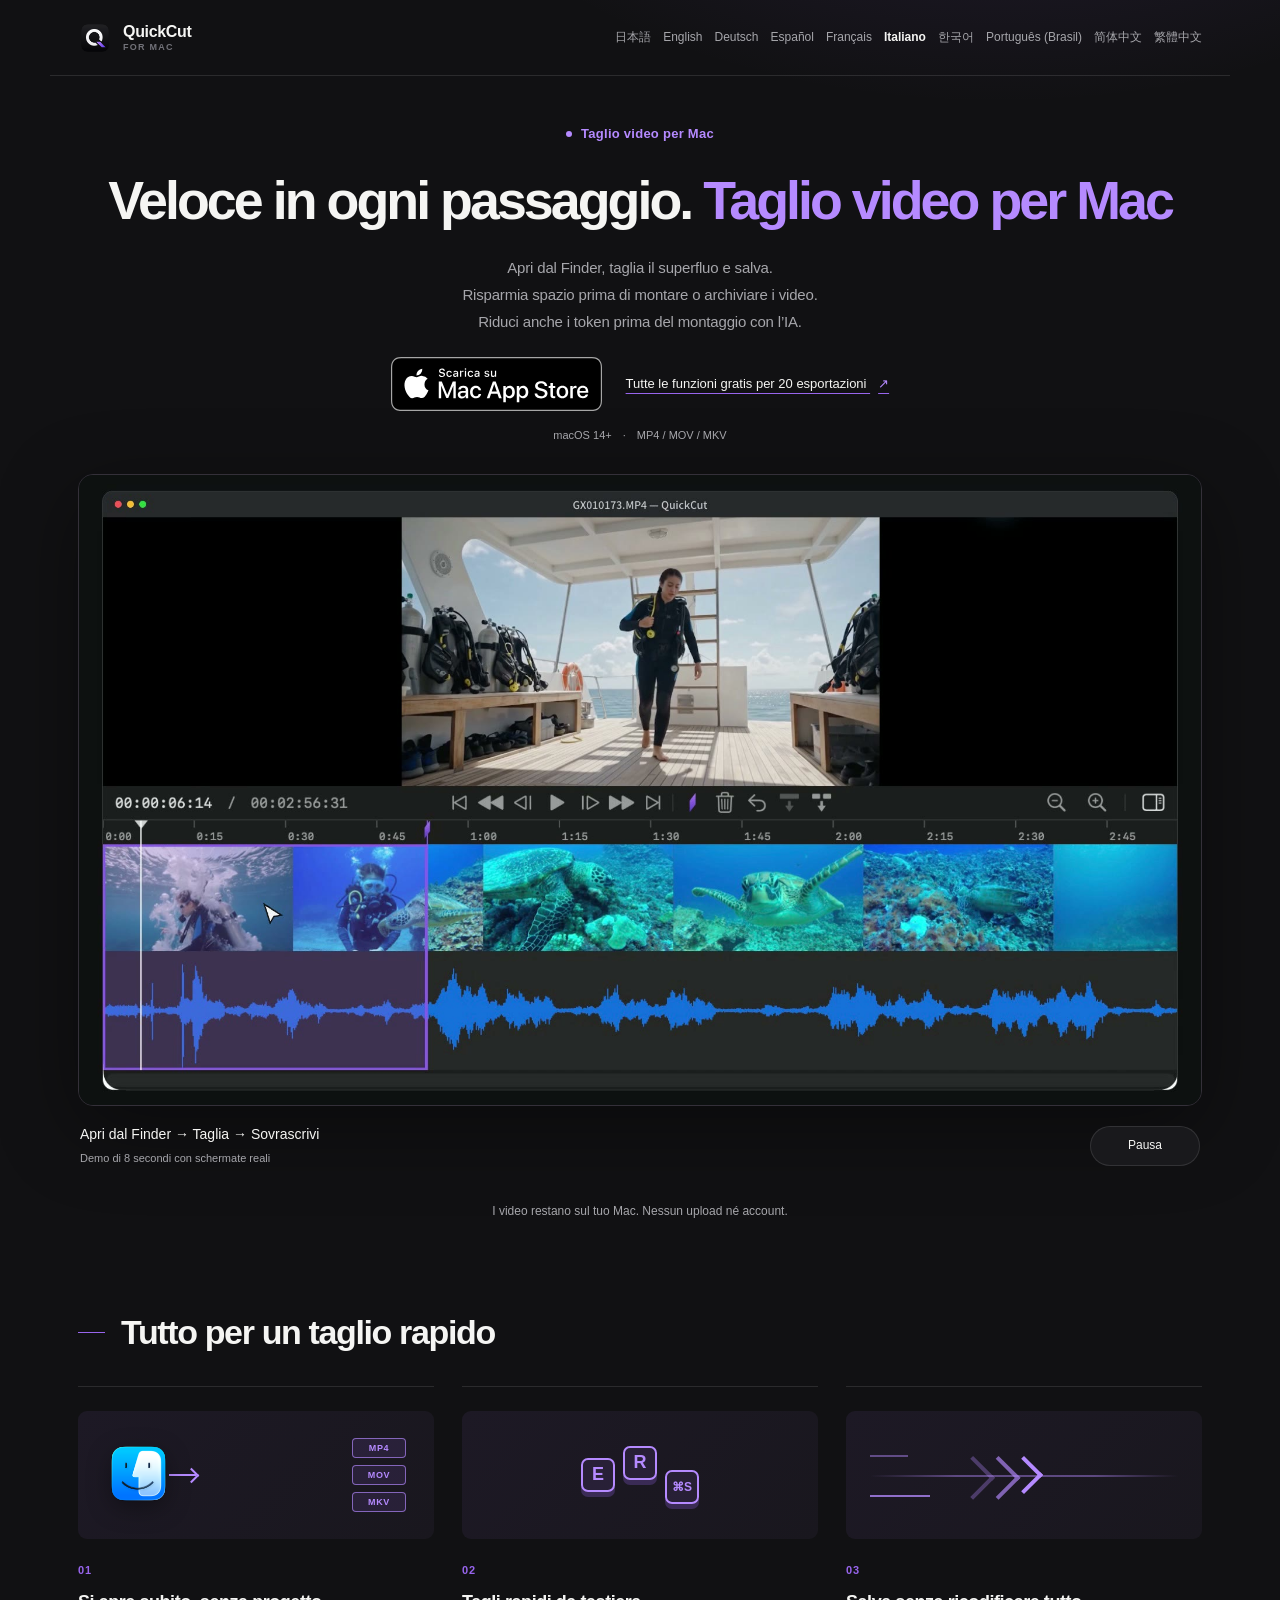
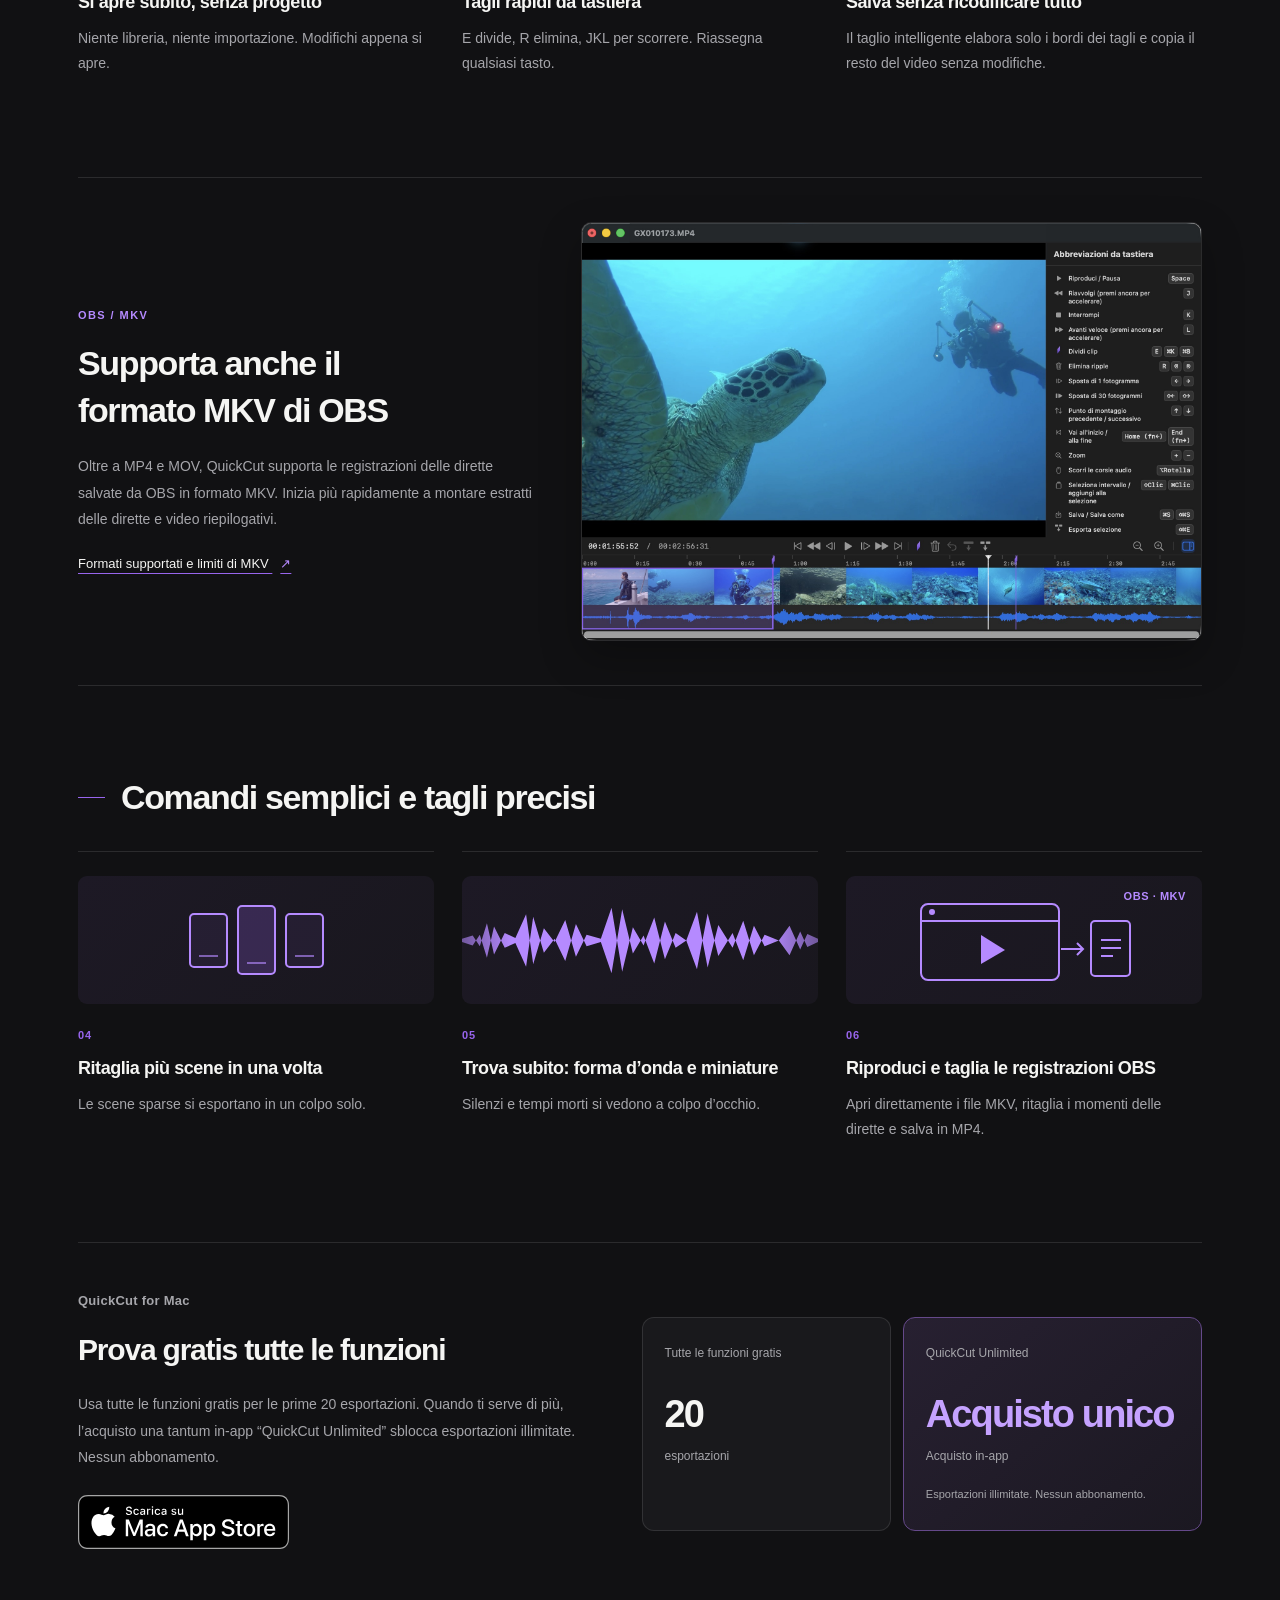
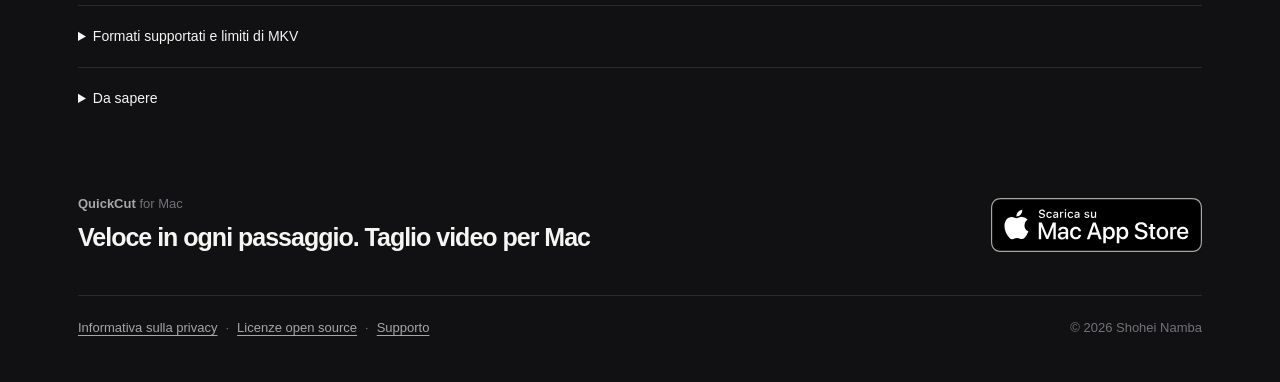
<file: it/index.html>
<!DOCTYPE html>
<html lang="it">
<head>
<meta charset="utf-8">
<meta name="viewport" content="width=device-width, initial-scale=1">
<title>QuickCut — Taglia video su Mac | MP4, MOV e MKV</title>
<meta name="description" content="Taglia video MP4, MOV e MKV su Mac. Riproduci registrazioni OBS ed estrai i momenti migliori delle dirette. Tutte le funzioni gratis per 20 esportazioni, poi un acquisto una tantum.">
<meta property="og:title" content="QuickCut — Taglia video su Mac | MP4, MOV e MKV">
<meta property="og:description" content="Taglia video MP4, MOV e MKV su Mac. Riproduci registrazioni OBS ed estrai i momenti migliori delle dirette. Tutte le funzioni gratis per 20 esportazioni, poi un acquisto una tantum.">
<meta property="og:image" content="https://quickcut.app/assets/screenshot-it.jpg">
<meta name="theme-color" content="#111113">
<meta name="apple-mobile-web-app-title" content="QuickCut">
<link rel="icon" href="../assets/icon-512.png">
<link rel="apple-touch-icon" href="../assets/icon-512.png">
<script type="application/ld+json">{"@context":"https://schema.org","@type":"SoftwareApplication","name":"QuickCut","operatingSystem":"macOS 14.0 or later","applicationCategory":"MultimediaApplication","downloadUrl":"https://apps.apple.com/app/id6787743606","url":"https://quickcut.app/it/","inLanguage":"it","description":"Taglia video MP4, MOV e MKV su Mac. Riproduci registrazioni OBS ed estrai i momenti migliori delle dirette. Tutte le funzioni gratis per 20 esportazioni, poi un acquisto una tantum.","screenshot":"https://quickcut.app/assets/screenshot-it.jpg"}</script>
<style>
:root { --bg:#111113; --surface:#19191c; --surface-raised:#202024; --ink:#f5f5f3; --muted:#a6a6ab; --soft:#727279; --accent:#9865ed; --accent-bright:#b58aff; --accent-faint:rgba(152,101,237,.17); --line:rgba(255,255,255,.11); --max:1180px; }
* { box-sizing:border-box; } html { background:var(--bg); }
body { margin:0; min-width:320px; background:radial-gradient(900px 530px at 78% -7%, var(--accent-faint), transparent 67%), var(--bg); color:var(--ink); font-family:-apple-system, BlinkMacSystemFont, "Hiragino Sans", "PingFang SC", "PingFang TC", "Apple SD Gothic Neo", sans-serif; line-height:1.55; -webkit-font-smoothing:antialiased; } .sr-only { position:absolute; width:1px; height:1px; padding:0; margin:-1px; overflow:hidden; clip:rect(0,0,0,0); white-space:nowrap; border:0; }
.top { height:76px; max-width:var(--max); margin:0 auto; padding:0 28px; display:flex; align-items:center; justify-content:space-between; border-bottom:1px solid var(--line); }
.brand { display:flex; align-items:center; gap:11px; color:var(--ink); text-decoration:none; } .brand img { width:34px; height:34px; border-radius:8px; }
.brand-name { display:grid; line-height:1; gap:3px; } .brand-name b { font-size:16px; letter-spacing:-.02em; } .brand-name small { color:var(--soft); font-size:9px; font-weight:700; letter-spacing:.14em; }
.language-select { position:relative; } .language-select::after { content:"⌄"; position:absolute; right:11px; top:50%; transform:translateY(-56%); color:var(--muted); pointer-events:none; }
.language-select select { appearance:none; min-width:138px; padding:8px 28px 8px 11px; border:1px solid var(--line); border-radius:7px; background:rgba(255,255,255,.04); color:var(--ink); font:500 13px inherit; cursor:pointer; } .language-select select:focus-visible { outline:2px solid var(--accent); outline-offset:2px; }
.language-links { margin-left:auto; display:flex; flex-wrap:wrap; justify-content:flex-end; gap:6px 12px; font-size:12px; } .language-links a, main nav a { color:var(--muted); text-decoration:none; } .language-links a[aria-current="page"] { color:var(--ink); font-weight:700; } main nav a { padding:9px 12px; border:1px solid var(--line); border-radius:7px; background:rgba(255,255,255,.03); } main nav a:hover { color:var(--ink); border-color:rgba(181,138,255,.48); }
section { max-width:var(--max); margin:0 auto; padding:0 28px 52px; } body.js section { display:none; } body.js section.active { display:block; }
.hero { display:grid; grid-template-columns:minmax(310px,.83fr) minmax(480px,1.35fr); gap:64px; align-items:center; min-height:590px; padding:58px 0 72px; }
.eyebrow { margin:0 0 18px; color:var(--muted); font-size:13px; font-weight:600; letter-spacing:.02em; } .eyebrow span, .cta p span { color:var(--soft); font-weight:500; }
h1 { max-width:580px; margin:0; font-size:clamp(43px,5vw,68px); line-height:1.03; letter-spacing:-.055em; } h1 em { color:var(--accent-bright); font-style:normal; }
.sub { margin:24px 0 28px; color:var(--muted); font-size:17px; letter-spacing:-.012em; } .badge { display:inline-block; } .badge img { display:block; height:54px; width:auto; transition:transform .2s ease, filter .2s ease; } .badge:hover img { transform:translateY(-2px); filter:brightness(1.13); }
.formats { display:flex; align-items:center; gap:8px; margin:22px 0 0; color:var(--soft); font-size:13px; } .formats span { width:7px; height:7px; border-radius:50%; background:var(--accent); box-shadow:0 0 0 4px var(--accent-faint); }
.requirements { color:var(--muted); font-size:12px; margin:8px 0 0; }
.visual-recording { color:var(--accent-bright); } .visual-recording svg { display:block; width:100%; height:100%; } .visual-recording > span { position:absolute; top:12px; right:16px; font-size:11px; font-weight:600; letter-spacing:.05em; }
.workflow { max-width:820px; padding:0 0 48px; } .workflow p { color:var(--muted); line-height:1.8; } .workflow .compatibility { font-size:13px; }
.hero-visual { position:relative; } .hero-visual::before { content:""; position:absolute; inset:10% -4% -10%; z-index:-1; border-radius:45%; background:radial-gradient(ellipse, rgba(40,131,225,.19), transparent 67%); filter:blur(18px); }
.shot { display:block; width:100%; height:auto; border:1px solid rgba(255,255,255,.19); border-radius:17px; box-shadow:0 34px 76px rgba(0,0,0,.53), 0 1px 0 rgba(255,255,255,.12) inset; }
.section-heading { display:flex; align-items:center; gap:16px; margin:12px 0 22px; } .section-heading > span { width:27px; height:1px; background:var(--accent); }
h2 { margin:0; font-size:clamp(25px,3vw,36px); line-height:1.17; letter-spacing:-.04em; }
.features { display:grid; grid-template-columns:repeat(3, 1fr); margin:0; padding:0; list-style:none; border-top:1px solid var(--line); border-left:1px solid var(--line); }
.features li { min-height:298px; display:grid; grid-template-rows:128px 1fr; gap:18px; padding:20px 20px 24px; overflow:hidden; border-right:1px solid var(--line); border-bottom:1px solid var(--line); background:linear-gradient(130deg, rgba(255,255,255,.035), transparent 56%); } .features li:hover .visual { border-color:rgba(181,138,255,.48); background-color:rgba(152,101,237,.09); }
.feature-copy { display:grid; align-content:start; gap:8px; } .feature-number { color:var(--accent); font-size:11px; font-weight:700; letter-spacing:.08em; } .features b { font-size:16px; line-height:1.35; letter-spacing:-.018em; } .features .feature-copy > span:last-child { color:var(--muted); font-size:14px; line-height:1.55; }
.visual { position:relative; width:100%; height:128px; overflow:hidden; border:1px solid rgba(181,138,255,.24); border-radius:10px; background:radial-gradient(circle at 50% 50%, rgba(152,101,237,.1), transparent 52%), #17151c; box-shadow:inset 0 0 0 1px rgba(0,0,0,.2); transition:border-color .25s ease, background-color .25s ease; }
.visual::after { content:""; position:absolute; inset:0; background:linear-gradient(135deg, rgba(255,255,255,.05), transparent 38%); pointer-events:none; }
.visual-open img { position:absolute; z-index:1; left:27px; top:29px; width:67px; height:67px; filter:drop-shadow(0 7px 12px rgba(0,0,0,.35)); } .visual-open em { position:absolute; left:91px; top:63px; width:27px; height:2px; background:var(--accent-bright); } .visual-open em::after { content:""; position:absolute; right:-1px; top:-4px; width:9px; height:9px; border-top:2px solid var(--accent-bright); border-right:2px solid var(--accent-bright); transform:rotate(45deg); } .visual-open span { position:absolute; right:28px; display:grid; place-items:center; width:54px; height:20px; border:1px solid rgba(181,138,255,.66); border-radius:4px; background:rgba(152,101,237,.12); color:var(--accent-bright); font:700 9px/1 -apple-system, sans-serif; letter-spacing:.07em; } .visual-open span:nth-of-type(1) { top:27px; } .visual-open span:nth-of-type(2) { top:54px; } .visual-open span:nth-of-type(3) { top:81px; }
.visual-keys { display:flex; align-items:center; justify-content:center; gap:8px; } .visual-keys i { width:34px; height:34px; border:2px solid var(--accent-bright); border-radius:7px; background:rgba(152,101,237,.1); box-shadow:0 5px 0 rgba(152,101,237,.25); } .visual-keys i:nth-child(2) { transform:translateY(-12px); } .visual-keys i:nth-child(3) { transform:translateY(12px); }
.visual-speed i { position:absolute; left:50%; top:50%; width:27px; height:27px; transform:translate(-50%,-50%) rotate(45deg); border-top:4px solid var(--accent-bright); border-right:4px solid var(--accent-bright); } .visual-speed i::before, .visual-speed i::after { content:""; position:absolute; width:27px; height:27px; border-top:4px solid var(--accent-bright); border-right:4px solid var(--accent-bright); } .visual-speed i::before { left:-18px; top:14px; opacity:.66; } .visual-speed i::after { left:-36px; top:32px; opacity:.32; } .visual-speed span { position:absolute; left:24px; right:24px; top:50%; height:2px; background:linear-gradient(90deg, transparent, rgba(181,138,255,.43) 28%, rgba(181,138,255,.43) 73%, transparent); } .visual-speed span::before, .visual-speed span::after { content:""; position:absolute; left:0; height:2px; background:var(--accent-bright); } .visual-speed span::before { top:-20px; width:38px; opacity:.45; } .visual-speed span::after { top:20px; width:60px; opacity:.76; }
.visual-scenes { display:flex; align-items:center; justify-content:center; gap:9px; } .visual-scenes i { position:relative; width:39px; height:55px; border:2px solid var(--accent-bright); border-radius:5px; background:rgba(152,101,237,.08); } .visual-scenes i:nth-child(2) { height:70px; background:rgba(152,101,237,.23); } .visual-scenes i::after { content:""; position:absolute; left:8px; right:8px; bottom:9px; height:2px; background:rgba(181,138,255,.62); }
.visual-wave i { position:absolute; inset:23px 0; display:block; background:linear-gradient(90deg, rgba(181,138,255,.56), var(--accent-bright) 14%, var(--accent-bright) 86%, rgba(181,138,255,.56)); clip-path:polygon(0 48%, 3% 44%, 5% 57%, 7% 29%, 9% 67%, 12% 41%, 15% 47%, 18% 18%, 20% 79%, 23% 35%, 26% 52%, 29% 25%, 32% 70%, 35% 43%, 39% 48%, 42% 10%, 45% 88%, 48% 34%, 51% 56%, 54% 22%, 57% 73%, 60% 41%, 63% 50%, 66% 15%, 69% 83%, 72% 31%, 76% 59%, 79% 26%, 82% 68%, 85% 43%, 89% 50%, 92% 32%, 95% 61%, 97% 42%, 100% 48%, 100% 52%, 97% 58%, 95% 39%, 92% 68%, 89% 50%, 85% 57%, 82% 32%, 79% 74%, 76% 41%, 72% 69%, 69% 17%, 66% 85%, 63% 50%, 60% 59%, 57% 27%, 54% 78%, 51% 44%, 48% 66%, 45% 12%, 42% 90%, 39% 52%, 35% 57%, 32% 30%, 29% 75%, 26% 48%, 23% 65%, 20% 21%, 18% 82%, 15% 53%, 12% 59%, 9% 33%, 7% 71%, 5% 43%, 3% 56%, 0 52%); }
.visual-save i { position:absolute; left:31px; top:25px; width:48px; height:71px; border:2px solid var(--accent-bright); border-radius:5px; background:rgba(152,101,237,.12); } .visual-save i::before { content:""; position:absolute; left:10px; right:10px; top:15px; height:2px; background:var(--accent-bright); box-shadow:0 10px 0 rgba(181,138,255,.58), 0 20px 0 rgba(181,138,255,.32); } .visual-save b { position:absolute; left:91px; top:62px; width:46px; height:2px; background:var(--accent-bright); } .visual-save b::after { content:""; position:absolute; right:-1px; top:-5px; width:11px; height:11px; border-top:2px solid var(--accent-bright); border-right:2px solid var(--accent-bright); transform:rotate(45deg); } .visual-save span { position:absolute; right:31px; top:42px; width:28px; height:42px; border:2px solid var(--accent-bright); border-radius:4px; background:rgba(152,101,237,.25); } .visual-save span::before { content:""; position:absolute; left:7px; right:7px; top:12px; height:2px; background:var(--accent-bright); }
.detail { margin:82px 0; } .detail > div { position:relative; overflow:hidden; border:1px solid var(--line); border-radius:17px; background:var(--surface); box-shadow:0 24px 65px rgba(0,0,0,.38); } .detail img { display:block; width:100%; height:auto; }
.pricing { display:grid; grid-template-columns:minmax(180px,.7fr) minmax(380px,1.3fr); gap:44px; align-items:start; padding:39px 0; border-top:1px solid var(--line); border-bottom:1px solid var(--line); } .pricing h2 { font-size:31px; }
.price { margin:0; color:var(--ink); font-size:18px; line-height:1.6; letter-spacing:-.018em; }
.notes-block { display:grid; grid-template-columns:minmax(180px,.7fr) minmax(380px,1.3fr); gap:44px; padding:40px 0 10px; } .notes-block h2 { font-size:22px; } .notes { margin:0; padding:0; list-style:none; color:var(--muted); font-size:14px; } .notes li { position:relative; padding:0 0 13px 18px; } .notes li::before { content:""; position:absolute; width:5px; height:5px; left:0; top:.62em; border-radius:50%; background:var(--soft); }
.cta { display:flex; align-items:center; justify-content:space-between; gap:30px; margin:72px 0 42px; padding:31px 34px; border:1px solid rgba(181,138,255,.38); border-radius:14px; background:linear-gradient(106deg, rgba(152,101,237,.21), rgba(152,101,237,.04) 60%, transparent); } .cta p { margin:0 0 5px; color:var(--muted); font-size:13px; font-weight:600; } .cta h2 { max-width:660px; font-size:27px; }
footer { display:flex; flex-wrap:wrap; gap:8px; padding:22px 0 4px; border-top:1px solid var(--line); color:var(--soft); font-size:13px; } footer a { color:var(--muted); text-underline-offset:3px; } footer a:hover { color:var(--ink); } footer span { margin-left:auto; }
@media (max-width:850px) { .hero { grid-template-columns:1fr; gap:42px; padding-top:50px; } .hero-text { max-width:600px; } .features { grid-template-columns:repeat(2, 1fr); } }
@media (max-width:600px) { .top { height:auto; min-height:66px; padding:12px 18px; align-items:flex-start; gap:14px; } .language-links { margin-left:0; justify-content:flex-start; } .brand img { width:31px; height:31px; } .language-select select { min-width:0; width:118px; } section { padding:0 18px 38px; } .hero { min-height:0; padding:42px 0 52px; gap:33px; } h1 { font-size:clamp(39px,12vw,54px); } .sub { font-size:16px; } .features { grid-template-columns:1fr; } .features li { min-height:145px; padding:21px 18px; } .detail { margin:54px 0; } .pricing, .notes-block { grid-template-columns:1fr; gap:16px; padding:30px 0; } .price { font-size:16px; } .cta { display:block; margin:48px 0 31px; padding:25px 22px; } .cta .badge { margin-top:22px; } .cta h2 { font-size:24px; } footer span { width:100%; margin:5px 0 0; } }
@media (prefers-reduced-motion:reduce) { *,*::before,*::after { scroll-behavior:auto !important; transition:none !important; } }
</style>
<meta property="og:type" content="website">
<meta property="og:url" content="https://quickcut.app/it/">
<link rel="canonical" href="https://quickcut.app/it/">
<link rel="alternate" hreflang="ja" href="https://quickcut.app/ja/">
<link rel="alternate" hreflang="en" href="https://quickcut.app/en/">
<link rel="alternate" hreflang="de" href="https://quickcut.app/de/">
<link rel="alternate" hreflang="es" href="https://quickcut.app/es/">
<link rel="alternate" hreflang="fr" href="https://quickcut.app/fr/">
<link rel="alternate" hreflang="it" href="https://quickcut.app/it/">
<link rel="alternate" hreflang="ko" href="https://quickcut.app/ko/">
<link rel="alternate" hreflang="pt-BR" href="https://quickcut.app/pt-br/">
<link rel="alternate" hreflang="zh-Hans" href="https://quickcut.app/zh-hans/">
<link rel="alternate" hreflang="zh-Hant" href="https://quickcut.app/zh-hant/">
<link rel="alternate" hreflang="x-default" href="https://quickcut.app/en/">
<script src="../assets/landing-page-language.js" data-auto-language="false"></script>
<link rel="stylesheet" href="../assets/landing-page.css">
<link rel="preload" as="image" href="../assets/quickcut-demo-it-poster.jpg" fetchpriority="high">
</head>

<body>
<div class="top"><a class="brand" href="../it/" data-language="it" aria-label="QuickCut home"><img src="../assets/icon-512.png" alt=""><span class="brand-name"><b>QuickCut</b><small>FOR MAC</small></span></a><nav class="language-links" aria-label="Language"><a href="../ja/" data-language="ja">日本語</a> <a href="../en/" data-language="en">English</a> <a href="../de/" data-language="de">Deutsch</a> <a href="../es/" data-language="es">Español</a> <a href="../fr/" data-language="fr">Français</a> <a href="../it/" data-language="it" aria-current="page">Italiano</a> <a href="../ko/" data-language="ko">한국어</a> <a href="../pt-br/" data-language="pt-BR">Português (Brasil)</a> <a href="../zh-hans/" data-language="zh-Hans">简体中文</a> <a href="../zh-hant/" data-language="zh-Hant">繁體中文</a></nav></div>

<main id="it" lang="it" class="landing">
<header class="hero">
  <div class="hero-text">
    <p class="eyebrow"><span class="status-dot" aria-hidden="true"></span>Taglio video per Mac</p>
    <h1><span class="headline-lead">Veloce in ogni passaggio.</span> <em>Taglio video per Mac</em></h1>
    <p class="sub">Apri dal Finder, taglia il superfluo e salva.<br>Risparmia spazio prima di montare o archiviare i video.<br>Riduci anche i token prima del montaggio con l’IA.</p>
    <div class="hero-actions"><a class="badge" href="https://apps.apple.com/app/id6787743606"><img src="../assets/badge-it-it.svg" alt="Mac App Store" height="60"></a><a class="trial-link" href="#pricing">Tutte le funzioni gratis per 20 esportazioni <span aria-hidden="true">↗</span></a></div>
    <p class="requirements">macOS 14+ <span aria-hidden="true">·</span> MP4 / MOV / MKV</p>
  </div>
</header>
<figure class="demo" aria-labelledby="demo-caption">
  <div class="demo-screen">
    <video id="product-demo" width="1920" height="1080" muted loop playsinline controls preload="none" poster="../assets/quickcut-demo-it-poster.jpg" aria-label="Apri dal Finder → Taglia → Sovrascrivi">
      <source data-src="../assets/quickcut-demo-it-1080p.mp4" type="video/mp4">
      <a href="../assets/quickcut-demo-it-1080p.mp4">Apri demo</a>
    </video>
  </div>
  <figcaption id="demo-caption"><div><strong>Apri dal Finder → Taglia → Sovrascrivi</strong><span>Demo di 8 secondi con schermate reali</span></div><button class="demo-toggle" type="button" hidden aria-controls="product-demo" data-play="Riproduci demo" data-pause="Pausa">Riproduci demo</button><noscript><a href="../assets/quickcut-demo-it-1080p.mp4">Apri demo</a></noscript></figcaption>
</figure>
<p class="local-note">I video restano sul tuo Mac. Nessun upload né account.</p>
<div class="section-heading"><span></span><h2>Tutto per un taglio rapido</h2></div>
<ul class="features">
<li class="feature feature-nofile">
  <div class="visual visual-open" aria-hidden="true"><img src="../assets/finder-icon.png" alt=""><em></em><span>MP4</span><span>MOV</span><span>MKV</span></div>
  <div class="feature-copy"><span class="feature-number" aria-hidden="true">01</span><h3>Si apre subito, senza progetto</h3><span>Niente libreria, niente importazione. Modifichi appena si apre.</span></div>
</li>
<li class="feature feature-keyboard">
  <div class="visual visual-keys" aria-hidden="true"><i></i><i></i><i></i></div>
  <div class="feature-copy"><span class="feature-number" aria-hidden="true">02</span><h3>Tagli rapidi da tastiera</h3><span>E divide, R elimina, JKL per scorrere. Riassegna qualsiasi tasto.</span></div>
</li>
<li class="feature feature-wave">
  <div class="visual visual-speed" aria-hidden="true"><i></i><span></span></div>
  <div class="feature-copy"><span class="feature-number" aria-hidden="true">03</span><h3>Salva senza ricodificare tutto</h3><span>Il taglio intelligente elabora solo i bordi dei tagli e copia il resto del video senza modifiche.</span></div>
</li>
</ul>
<div class="workflow" id="obs-mkv">
  <div class="workflow-copy"><p class="eyebrow">OBS / MKV</p><h2>Supporta anche il formato MKV di OBS</h2>
  <p>Oltre a MP4 e MOV, QuickCut supporta le registrazioni delle dirette salvate da OBS in formato MKV. Inizia più rapidamente a montare estratti delle dirette e video riepilogativi.</p>
  <a class="text-link" href="#format-details">Formati supportati e limiti di MKV <span aria-hidden="true">↗</span></a></div>
  <figure class="detail"><img src="../assets/screenshot2-it.jpg" alt="Timeline di QuickCut con due punti di taglio e un clip selezionato" width="2000" height="1348" loading="lazy"></figure>
</div>
<div class="section-heading"><span></span><h2>Comandi semplici e tagli precisi</h2></div>
<ul class="features secondary-features"><li class="feature feature-multiscene">
  <div class="visual visual-scenes" aria-hidden="true"><i></i><i></i><i></i></div>
  <div class="feature-copy"><span class="feature-number" aria-hidden="true">04</span><h3>Ritaglia più scene in una volta</h3><span>Le scene sparse si esportano in un colpo solo.</span></div>
</li>
<li class="feature feature-search">
  <div class="visual visual-wave" aria-hidden="true"><i></i></div>
  <div class="feature-copy"><span class="feature-number" aria-hidden="true">05</span><h3>Trova subito: forma d’onda e miniature</h3><span>Silenzi e tempi morti si vedono a colpo d’occhio.</span></div>
</li>
<li class="feature feature-recording">
  <div class="visual visual-recording" aria-hidden="true"><svg viewBox="0 0 280 128" fill="none"><rect x="37" y="28" width="138" height="76" rx="7" stroke="currentColor" stroke-width="2"/><path d="M37 45H175" stroke="currentColor" stroke-width="2"/><circle cx="48" cy="36" r="3" fill="currentColor"/><path d="M97 59L97 88L121 74Z" fill="currentColor"/><path d="M177 73H199M193 67L199 73L193 79" stroke="currentColor" stroke-width="2"/><rect x="207" y="45" width="39" height="55" rx="4" stroke="currentColor" stroke-width="2"/><path d="M217 64H237M217 72H237M217 80H229" stroke="currentColor" stroke-width="2"/></svg><span>OBS · MKV</span></div>
  <div class="feature-copy"><span class="feature-number" aria-hidden="true">06</span><h3>Riproduci e taglia le registrazioni OBS</h3><span>Apri direttamente i file MKV, ritaglia i momenti delle dirette e salva in MP4.</span></div>
</li></ul>
<div class="pricing" id="pricing">
  <div class="pricing-intro"><p class="eyebrow">QuickCut for Mac</p><h2>Prova gratis tutte le funzioni</h2><p>Usa tutte le funzioni gratis per le prime 20 esportazioni. Quando ti serve di più, l’acquisto una tantum in-app “QuickCut Unlimited” sblocca esportazioni illimitate. Nessun abbonamento.</p><a class="badge" href="https://apps.apple.com/app/id6787743606"><img src="../assets/badge-it-it.svg" alt="Mac App Store" height="60"></a></div>
  <div class="price-options">
    <div class="price-option"><h3>Tutte le funzioni gratis</h3><p class="price-value">20</p><p>esportazioni</p></div>
    <div class="price-option unlimited"><h3>QuickCut Unlimited</h3><p class="price-value">Acquisto unico</p><p>Acquisto in-app</p><small>Esportazioni illimitate. Nessun abbonamento.</small></div>
  </div>
</div>
<div class="notes-block" id="format-details">
  <details><summary>Formati supportati e limiti di MKV</summary><p>MP4 / MOV / MKV — anche registrazioni OBS</p><p>Supporta registrazioni con video H.264/HEVC e audio AAC. I file MKV originali non possono essere sovrascritti. VP9 non è supportato; AV1 dipende dal decoder del Mac. Le tracce audio e i sottotitoli non supportati vengono elencati prima dell’importazione per verificare cosa sarà escluso.</p></details>
  <details><summary>Da sapere</summary><ul class="notes"><li>QuickCut taglia e basta. Non aggiunge titoli, effetti o musica</li>
<li>I file MKV vengono salvati come MP4; non è possibile sostituire un MKV</li>
<li>I video VP9 e AV1 potrebbero non aprirsi su alcuni Mac</li></ul></details>
</div>
<div class="cta"><div><p>QuickCut <span>for Mac</span></p><h2>Veloce in ogni passaggio. Taglio video per Mac</h2></div><a class="badge" href="https://apps.apple.com/app/id6787743606"><img src="../assets/badge-it-it.svg" alt="Mac App Store" height="60"></a></div>
<footer>
  <a href="../privacy.html#it">Informativa sulla privacy</a> · <a href="../licenses.html">Licenze open source</a> · <a href="mailto:quickcut.app.help@gmail.com?subject=QuickCut">Supporto</a>
  <span>© 2026 Shohei Namba</span>
</footer>
</main>
<script src="../assets/landing-page-demo.js" defer></script>
</body>
</html>
</file>
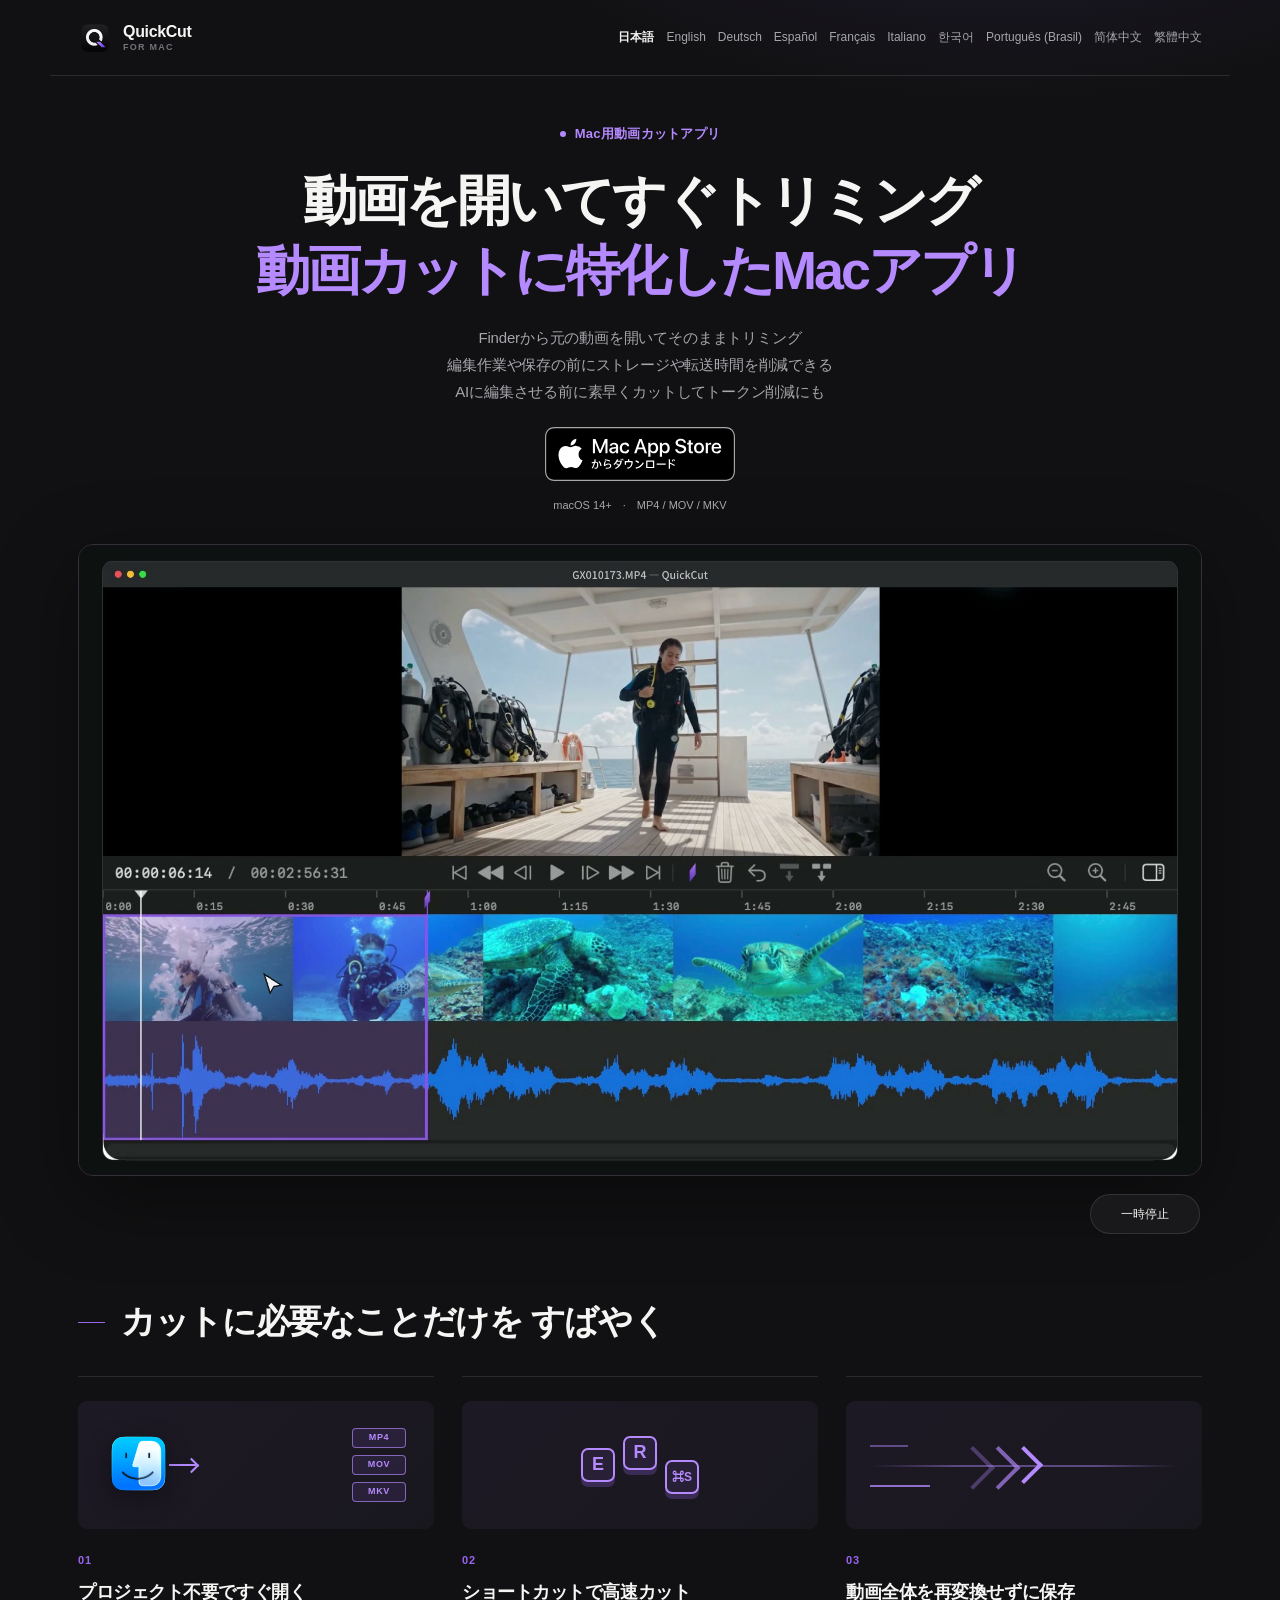
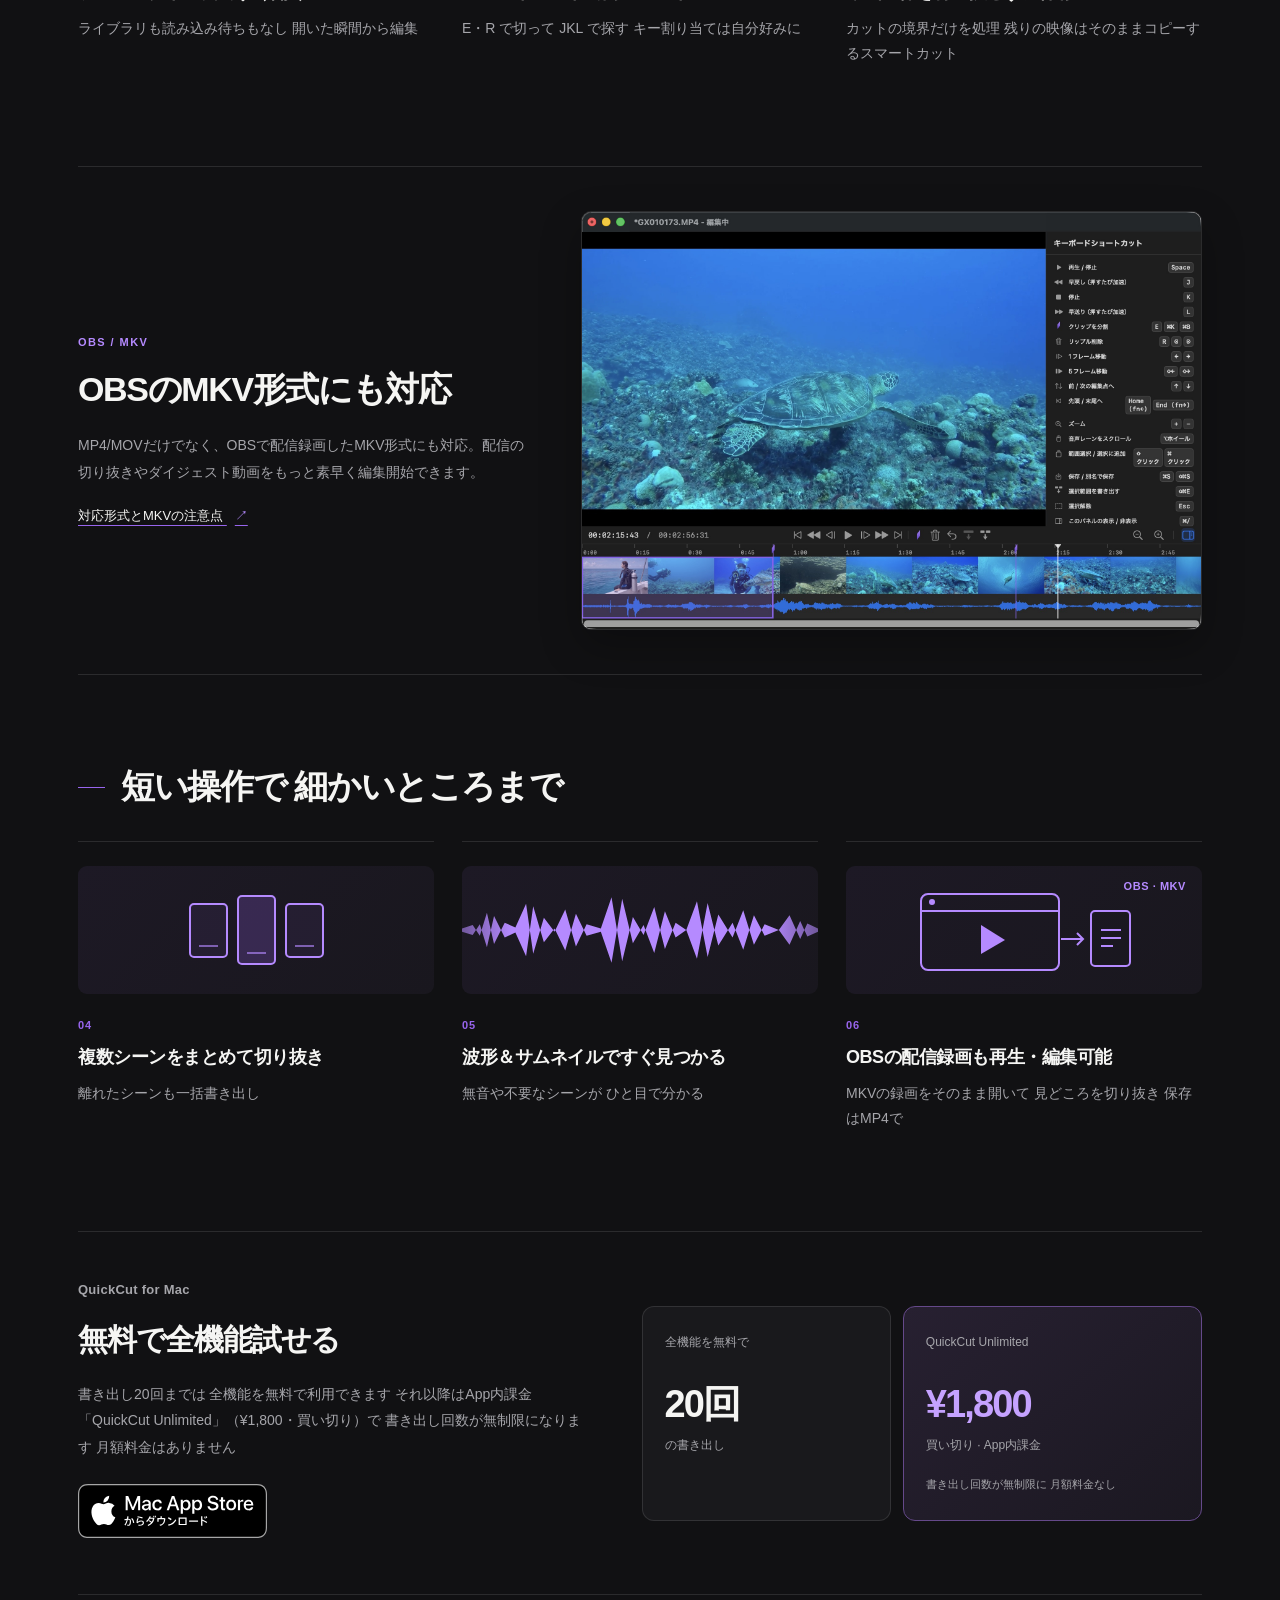
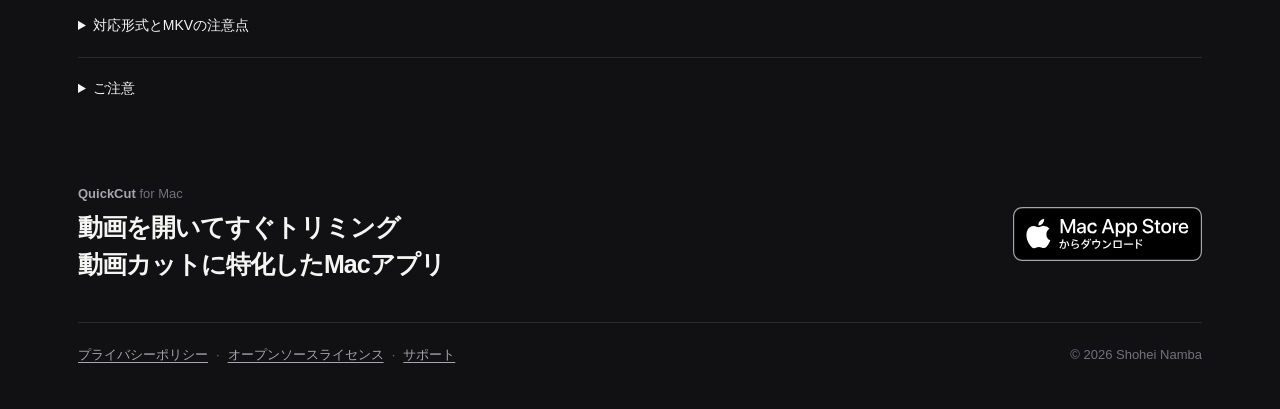
<file: ja/index.html>
<!DOCTYPE html>
<html lang="ja">
<head>
<meta charset="utf-8">
<meta name="viewport" content="width=device-width, initial-scale=1">
<title>QuickCut - 動画を開いてすぐトリミングできるMacアプリ | MKV対応</title>
<meta name="description" content="Macで動画を素早くカット・トリミング。QuickCutはMP4・MOV・MKVに対応し、OBSの録画もそのまま開いて再生・編集できます。Finderから開いて不要な部分を削除し、必要なシーンをすぐ保存。">
<meta property="og:title" content="QuickCut - 動画を開いてすぐトリミングできるMacアプリ | MKV対応">
<meta property="og:description" content="Macで動画を素早くカット・トリミング。QuickCutはMP4・MOV・MKVに対応し、OBSの録画もそのまま開いて再生・編集できます。Finderから開いて不要な部分を削除し、必要なシーンをすぐ保存。">
<meta property="og:image" content="https://quickcut.app/assets/screenshot-ja.jpg">
<meta name="theme-color" content="#111113">
<meta name="apple-mobile-web-app-title" content="QuickCut">
<link rel="icon" href="../assets/icon-512.png">
<link rel="apple-touch-icon" href="../assets/icon-512.png">
<script type="application/ld+json">{"@context":"https://schema.org","@type":"SoftwareApplication","name":"QuickCut","operatingSystem":"macOS 14.0 or later","applicationCategory":"MultimediaApplication","downloadUrl":"https://apps.apple.com/app/id6787743606","url":"https://quickcut.app/ja/","inLanguage":"ja","description":"Macで動画を素早くカット・トリミング。QuickCutはMP4・MOV・MKVに対応し、OBSの録画もそのまま開いて再生・編集できます。Finderから開いて不要な部分を削除し、必要なシーンをすぐ保存。","screenshot":"https://quickcut.app/assets/screenshot-ja.jpg"}</script>
<style>
:root { --bg:#111113; --surface:#19191c; --surface-raised:#202024; --ink:#f5f5f3; --muted:#a6a6ab; --soft:#727279; --accent:#9865ed; --accent-bright:#b58aff; --accent-faint:rgba(152,101,237,.17); --line:rgba(255,255,255,.11); --max:1180px; }
* { box-sizing:border-box; } html { background:var(--bg); }
body { margin:0; min-width:320px; background:radial-gradient(900px 530px at 78% -7%, var(--accent-faint), transparent 67%), var(--bg); color:var(--ink); font-family:-apple-system, BlinkMacSystemFont, "Hiragino Sans", "PingFang SC", "PingFang TC", "Apple SD Gothic Neo", sans-serif; line-height:1.55; -webkit-font-smoothing:antialiased; } .sr-only { position:absolute; width:1px; height:1px; padding:0; margin:-1px; overflow:hidden; clip:rect(0,0,0,0); white-space:nowrap; border:0; }
.top { height:76px; max-width:var(--max); margin:0 auto; padding:0 28px; display:flex; align-items:center; justify-content:space-between; border-bottom:1px solid var(--line); }
.brand { display:flex; align-items:center; gap:11px; color:var(--ink); text-decoration:none; } .brand img { width:34px; height:34px; border-radius:8px; }
.brand-name { display:grid; line-height:1; gap:3px; } .brand-name b { font-size:16px; letter-spacing:-.02em; } .brand-name small { color:var(--soft); font-size:9px; font-weight:700; letter-spacing:.14em; }
.language-select { position:relative; } .language-select::after { content:"⌄"; position:absolute; right:11px; top:50%; transform:translateY(-56%); color:var(--muted); pointer-events:none; }
.language-select select { appearance:none; min-width:138px; padding:8px 28px 8px 11px; border:1px solid var(--line); border-radius:7px; background:rgba(255,255,255,.04); color:var(--ink); font:500 13px inherit; cursor:pointer; } .language-select select:focus-visible { outline:2px solid var(--accent); outline-offset:2px; }
.language-links { margin-left:auto; display:flex; flex-wrap:wrap; justify-content:flex-end; gap:6px 12px; font-size:12px; } .language-links a, main nav a { color:var(--muted); text-decoration:none; } .language-links a[aria-current="page"] { color:var(--ink); font-weight:700; } main nav a { padding:9px 12px; border:1px solid var(--line); border-radius:7px; background:rgba(255,255,255,.03); } main nav a:hover { color:var(--ink); border-color:rgba(181,138,255,.48); }
section { max-width:var(--max); margin:0 auto; padding:0 28px 52px; } body.js section { display:none; } body.js section.active { display:block; }
.hero { display:grid; grid-template-columns:minmax(310px,.83fr) minmax(480px,1.35fr); gap:64px; align-items:center; min-height:590px; padding:58px 0 72px; }
.eyebrow { margin:0 0 18px; color:var(--muted); font-size:13px; font-weight:600; letter-spacing:.02em; } .eyebrow span, .cta p span { color:var(--soft); font-weight:500; }
h1 { max-width:580px; margin:0; font-size:clamp(43px,5vw,68px); line-height:1.03; letter-spacing:-.055em; } h1 em { color:var(--accent-bright); font-style:normal; }
.sub { margin:24px 0 28px; color:var(--muted); font-size:17px; letter-spacing:-.012em; } .badge { display:inline-block; } .badge img { display:block; height:54px; width:auto; transition:transform .2s ease, filter .2s ease; } .badge:hover img { transform:translateY(-2px); filter:brightness(1.13); }
.formats { display:flex; align-items:center; gap:8px; margin:22px 0 0; color:var(--soft); font-size:13px; } .formats span { width:7px; height:7px; border-radius:50%; background:var(--accent); box-shadow:0 0 0 4px var(--accent-faint); }
.requirements { color:var(--muted); font-size:12px; margin:8px 0 0; }
.visual-recording { color:var(--accent-bright); } .visual-recording svg { display:block; width:100%; height:100%; } .visual-recording > span { position:absolute; top:12px; right:16px; font-size:11px; font-weight:600; letter-spacing:.05em; }
.workflow { max-width:820px; padding:0 0 48px; } .workflow p { color:var(--muted); line-height:1.8; } .workflow .compatibility { font-size:13px; }
.hero-visual { position:relative; } .hero-visual::before { content:""; position:absolute; inset:10% -4% -10%; z-index:-1; border-radius:45%; background:radial-gradient(ellipse, rgba(40,131,225,.19), transparent 67%); filter:blur(18px); }
.shot { display:block; width:100%; height:auto; border:1px solid rgba(255,255,255,.19); border-radius:17px; box-shadow:0 34px 76px rgba(0,0,0,.53), 0 1px 0 rgba(255,255,255,.12) inset; }
.section-heading { display:flex; align-items:center; gap:16px; margin:12px 0 22px; } .section-heading > span { width:27px; height:1px; background:var(--accent); }
h2 { margin:0; font-size:clamp(25px,3vw,36px); line-height:1.17; letter-spacing:-.04em; }
.features { display:grid; grid-template-columns:repeat(3, 1fr); margin:0; padding:0; list-style:none; border-top:1px solid var(--line); border-left:1px solid var(--line); }
.features li { min-height:298px; display:grid; grid-template-rows:128px 1fr; gap:18px; padding:20px 20px 24px; overflow:hidden; border-right:1px solid var(--line); border-bottom:1px solid var(--line); background:linear-gradient(130deg, rgba(255,255,255,.035), transparent 56%); } .features li:hover .visual { border-color:rgba(181,138,255,.48); background-color:rgba(152,101,237,.09); }
.feature-copy { display:grid; align-content:start; gap:8px; } .feature-number { color:var(--accent); font-size:11px; font-weight:700; letter-spacing:.08em; } .features b { font-size:16px; line-height:1.35; letter-spacing:-.018em; } .features .feature-copy > span:last-child { color:var(--muted); font-size:14px; line-height:1.55; }
.visual { position:relative; width:100%; height:128px; overflow:hidden; border:1px solid rgba(181,138,255,.24); border-radius:10px; background:radial-gradient(circle at 50% 50%, rgba(152,101,237,.1), transparent 52%), #17151c; box-shadow:inset 0 0 0 1px rgba(0,0,0,.2); transition:border-color .25s ease, background-color .25s ease; }
.visual::after { content:""; position:absolute; inset:0; background:linear-gradient(135deg, rgba(255,255,255,.05), transparent 38%); pointer-events:none; }
.visual-open img { position:absolute; z-index:1; left:27px; top:29px; width:67px; height:67px; filter:drop-shadow(0 7px 12px rgba(0,0,0,.35)); } .visual-open em { position:absolute; left:91px; top:63px; width:27px; height:2px; background:var(--accent-bright); } .visual-open em::after { content:""; position:absolute; right:-1px; top:-4px; width:9px; height:9px; border-top:2px solid var(--accent-bright); border-right:2px solid var(--accent-bright); transform:rotate(45deg); } .visual-open span { position:absolute; right:28px; display:grid; place-items:center; width:54px; height:20px; border:1px solid rgba(181,138,255,.66); border-radius:4px; background:rgba(152,101,237,.12); color:var(--accent-bright); font:700 9px/1 -apple-system, sans-serif; letter-spacing:.07em; } .visual-open span:nth-of-type(1) { top:27px; } .visual-open span:nth-of-type(2) { top:54px; } .visual-open span:nth-of-type(3) { top:81px; }
.visual-keys { display:flex; align-items:center; justify-content:center; gap:8px; } .visual-keys i { width:34px; height:34px; border:2px solid var(--accent-bright); border-radius:7px; background:rgba(152,101,237,.1); box-shadow:0 5px 0 rgba(152,101,237,.25); } .visual-keys i:nth-child(2) { transform:translateY(-12px); } .visual-keys i:nth-child(3) { transform:translateY(12px); }
.visual-speed i { position:absolute; left:50%; top:50%; width:27px; height:27px; transform:translate(-50%,-50%) rotate(45deg); border-top:4px solid var(--accent-bright); border-right:4px solid var(--accent-bright); } .visual-speed i::before, .visual-speed i::after { content:""; position:absolute; width:27px; height:27px; border-top:4px solid var(--accent-bright); border-right:4px solid var(--accent-bright); } .visual-speed i::before { left:-18px; top:14px; opacity:.66; } .visual-speed i::after { left:-36px; top:32px; opacity:.32; } .visual-speed span { position:absolute; left:24px; right:24px; top:50%; height:2px; background:linear-gradient(90deg, transparent, rgba(181,138,255,.43) 28%, rgba(181,138,255,.43) 73%, transparent); } .visual-speed span::before, .visual-speed span::after { content:""; position:absolute; left:0; height:2px; background:var(--accent-bright); } .visual-speed span::before { top:-20px; width:38px; opacity:.45; } .visual-speed span::after { top:20px; width:60px; opacity:.76; }
.visual-scenes { display:flex; align-items:center; justify-content:center; gap:9px; } .visual-scenes i { position:relative; width:39px; height:55px; border:2px solid var(--accent-bright); border-radius:5px; background:rgba(152,101,237,.08); } .visual-scenes i:nth-child(2) { height:70px; background:rgba(152,101,237,.23); } .visual-scenes i::after { content:""; position:absolute; left:8px; right:8px; bottom:9px; height:2px; background:rgba(181,138,255,.62); }
.visual-wave i { position:absolute; inset:23px 0; display:block; background:linear-gradient(90deg, rgba(181,138,255,.56), var(--accent-bright) 14%, var(--accent-bright) 86%, rgba(181,138,255,.56)); clip-path:polygon(0 48%, 3% 44%, 5% 57%, 7% 29%, 9% 67%, 12% 41%, 15% 47%, 18% 18%, 20% 79%, 23% 35%, 26% 52%, 29% 25%, 32% 70%, 35% 43%, 39% 48%, 42% 10%, 45% 88%, 48% 34%, 51% 56%, 54% 22%, 57% 73%, 60% 41%, 63% 50%, 66% 15%, 69% 83%, 72% 31%, 76% 59%, 79% 26%, 82% 68%, 85% 43%, 89% 50%, 92% 32%, 95% 61%, 97% 42%, 100% 48%, 100% 52%, 97% 58%, 95% 39%, 92% 68%, 89% 50%, 85% 57%, 82% 32%, 79% 74%, 76% 41%, 72% 69%, 69% 17%, 66% 85%, 63% 50%, 60% 59%, 57% 27%, 54% 78%, 51% 44%, 48% 66%, 45% 12%, 42% 90%, 39% 52%, 35% 57%, 32% 30%, 29% 75%, 26% 48%, 23% 65%, 20% 21%, 18% 82%, 15% 53%, 12% 59%, 9% 33%, 7% 71%, 5% 43%, 3% 56%, 0 52%); }
.visual-save i { position:absolute; left:31px; top:25px; width:48px; height:71px; border:2px solid var(--accent-bright); border-radius:5px; background:rgba(152,101,237,.12); } .visual-save i::before { content:""; position:absolute; left:10px; right:10px; top:15px; height:2px; background:var(--accent-bright); box-shadow:0 10px 0 rgba(181,138,255,.58), 0 20px 0 rgba(181,138,255,.32); } .visual-save b { position:absolute; left:91px; top:62px; width:46px; height:2px; background:var(--accent-bright); } .visual-save b::after { content:""; position:absolute; right:-1px; top:-5px; width:11px; height:11px; border-top:2px solid var(--accent-bright); border-right:2px solid var(--accent-bright); transform:rotate(45deg); } .visual-save span { position:absolute; right:31px; top:42px; width:28px; height:42px; border:2px solid var(--accent-bright); border-radius:4px; background:rgba(152,101,237,.25); } .visual-save span::before { content:""; position:absolute; left:7px; right:7px; top:12px; height:2px; background:var(--accent-bright); }
.detail { margin:82px 0; } .detail > div { position:relative; overflow:hidden; border:1px solid var(--line); border-radius:17px; background:var(--surface); box-shadow:0 24px 65px rgba(0,0,0,.38); } .detail img { display:block; width:100%; height:auto; }
.pricing { display:grid; grid-template-columns:minmax(180px,.7fr) minmax(380px,1.3fr); gap:44px; align-items:start; padding:39px 0; border-top:1px solid var(--line); border-bottom:1px solid var(--line); } .pricing h2 { font-size:31px; }
.price { margin:0; color:var(--ink); font-size:18px; line-height:1.6; letter-spacing:-.018em; }
.notes-block { display:grid; grid-template-columns:minmax(180px,.7fr) minmax(380px,1.3fr); gap:44px; padding:40px 0 10px; } .notes-block h2 { font-size:22px; } .notes { margin:0; padding:0; list-style:none; color:var(--muted); font-size:14px; } .notes li { position:relative; padding:0 0 13px 18px; } .notes li::before { content:""; position:absolute; width:5px; height:5px; left:0; top:.62em; border-radius:50%; background:var(--soft); }
.cta { display:flex; align-items:center; justify-content:space-between; gap:30px; margin:72px 0 42px; padding:31px 34px; border:1px solid rgba(181,138,255,.38); border-radius:14px; background:linear-gradient(106deg, rgba(152,101,237,.21), rgba(152,101,237,.04) 60%, transparent); } .cta p { margin:0 0 5px; color:var(--muted); font-size:13px; font-weight:600; } .cta h2 { max-width:660px; font-size:27px; }
footer { display:flex; flex-wrap:wrap; gap:8px; padding:22px 0 4px; border-top:1px solid var(--line); color:var(--soft); font-size:13px; } footer a { color:var(--muted); text-underline-offset:3px; } footer a:hover { color:var(--ink); } footer span { margin-left:auto; }
@media (max-width:850px) { .hero { grid-template-columns:1fr; gap:42px; padding-top:50px; } .hero-text { max-width:600px; } .features { grid-template-columns:repeat(2, 1fr); } }
@media (max-width:600px) { .top { height:auto; min-height:66px; padding:12px 18px; align-items:flex-start; gap:14px; } .language-links { margin-left:0; justify-content:flex-start; } .brand img { width:31px; height:31px; } .language-select select { min-width:0; width:118px; } section { padding:0 18px 38px; } .hero { min-height:0; padding:42px 0 52px; gap:33px; } h1 { font-size:clamp(39px,12vw,54px); } .sub { font-size:16px; } .features { grid-template-columns:1fr; } .features li { min-height:145px; padding:21px 18px; } .detail { margin:54px 0; } .pricing, .notes-block { grid-template-columns:1fr; gap:16px; padding:30px 0; } .price { font-size:16px; } .cta { display:block; margin:48px 0 31px; padding:25px 22px; } .cta .badge { margin-top:22px; } .cta h2 { font-size:24px; } footer span { width:100%; margin:5px 0 0; } }
@media (prefers-reduced-motion:reduce) { *,*::before,*::after { scroll-behavior:auto !important; transition:none !important; } }
</style>
<meta property="og:type" content="website">
<meta property="og:url" content="https://quickcut.app/ja/">
<link rel="canonical" href="https://quickcut.app/ja/">
<link rel="alternate" hreflang="ja" href="https://quickcut.app/ja/">
<link rel="alternate" hreflang="en" href="https://quickcut.app/en/">
<link rel="alternate" hreflang="de" href="https://quickcut.app/de/">
<link rel="alternate" hreflang="es" href="https://quickcut.app/es/">
<link rel="alternate" hreflang="fr" href="https://quickcut.app/fr/">
<link rel="alternate" hreflang="it" href="https://quickcut.app/it/">
<link rel="alternate" hreflang="ko" href="https://quickcut.app/ko/">
<link rel="alternate" hreflang="pt-BR" href="https://quickcut.app/pt-br/">
<link rel="alternate" hreflang="zh-Hans" href="https://quickcut.app/zh-hans/">
<link rel="alternate" hreflang="zh-Hant" href="https://quickcut.app/zh-hant/">
<link rel="alternate" hreflang="x-default" href="https://quickcut.app/en/">
<script src="../assets/landing-page-language.js" data-auto-language="false"></script>
<link rel="stylesheet" href="../assets/landing-page.css">
<link rel="preload" as="image" href="../assets/quickcut-demo-poster.jpg" fetchpriority="high">
</head>

<body>
<div class="top"><a class="brand" href="../ja/" data-language="ja" aria-label="QuickCut home"><img src="../assets/icon-512.png" alt=""><span class="brand-name"><b>QuickCut</b><small>FOR MAC</small></span></a><nav class="language-links" aria-label="Language"><a href="../ja/" data-language="ja" aria-current="page">日本語</a> <a href="../en/" data-language="en">English</a> <a href="../de/" data-language="de">Deutsch</a> <a href="../es/" data-language="es">Español</a> <a href="../fr/" data-language="fr">Français</a> <a href="../it/" data-language="it">Italiano</a> <a href="../ko/" data-language="ko">한국어</a> <a href="../pt-br/" data-language="pt-BR">Português (Brasil)</a> <a href="../zh-hans/" data-language="zh-Hans">简体中文</a> <a href="../zh-hant/" data-language="zh-Hant">繁體中文</a></nav></div>

<main id="ja" lang="ja" class="landing">
<header class="hero">
  <div class="hero-text">
    <p class="eyebrow"><span class="status-dot" aria-hidden="true"></span>Mac用動画カットアプリ</p>
    <h1><span class="headline-lead">動画を開いてすぐトリミング</span><br><em>動画カットに特化したMacアプリ</em></h1>
    <p class="sub">Finderから元の動画を開いてそのままトリミング<br>編集作業や保存の前にストレージや転送時間を削減できる<br>AIに編集させる前に素早くカットしてトークン削減にも</p>
    <div class="hero-actions"><a class="badge" href="https://apps.apple.com/app/id6787743606"><img src="../assets/badge-ja-jp.svg" alt="Mac App Store" height="60"></a></div>
    <p class="requirements">macOS 14+ <span aria-hidden="true">·</span> MP4 / MOV / MKV</p>
  </div>
</header>
<figure class="demo demo-compact" aria-label="Finderから開く → カット → 上書き保存">
  <div class="demo-screen">
    <video id="product-demo" width="1920" height="1080" muted loop playsinline controls preload="none" poster="../assets/quickcut-demo-poster.jpg" aria-label="Finderから開く → カット → 上書き保存">
      <source data-src="../assets/quickcut-demo-1080p.mp4" type="video/mp4">
      <a href="../assets/quickcut-demo-1080p.mp4">デモ動画を開く</a>
    </video>
  </div>
  <figcaption id="demo-caption"><button class="demo-toggle" type="button" hidden aria-controls="product-demo" data-play="デモを再生" data-pause="一時停止">デモを再生</button><noscript><a href="../assets/quickcut-demo-1080p.mp4">デモ動画を開く</a></noscript></figcaption>
</figure>

<div class="section-heading"><span></span><h2>カットに必要なことだけを すばやく</h2></div>
<ul class="features">
<li class="feature feature-nofile">
  <div class="visual visual-open" aria-hidden="true"><img src="../assets/finder-icon.png" alt=""><em></em><span>MP4</span><span>MOV</span><span>MKV</span></div>
  <div class="feature-copy"><span class="feature-number" aria-hidden="true">01</span><h3>プロジェクト不要ですぐ開く</h3><span>ライブラリも読み込み待ちもなし 開いた瞬間から編集</span></div>
</li>
<li class="feature feature-keyboard">
  <div class="visual visual-keys" aria-hidden="true"><i></i><i></i><i></i></div>
  <div class="feature-copy"><span class="feature-number" aria-hidden="true">02</span><h3>ショートカットで高速カット</h3><span>E・R で切って JKL で探す キー割り当ては自分好みに</span></div>
</li>
<li class="feature feature-wave">
  <div class="visual visual-speed" aria-hidden="true"><i></i><span></span></div>
  <div class="feature-copy"><span class="feature-number" aria-hidden="true">03</span><h3>動画全体を再変換せずに保存</h3><span>カットの境界だけを処理 残りの映像はそのままコピーするスマートカット</span></div>
</li>
</ul>
<div class="workflow" id="obs-mkv">
  <div class="workflow-copy"><p class="eyebrow">OBS / MKV</p><h2>OBSのMKV形式にも対応</h2>
  <p>MP4/MOVだけでなく、OBSで配信録画したMKV形式にも対応。配信の切り抜きやダイジェスト動画をもっと素早く編集開始できます。</p>
  <a class="text-link" href="#format-details">対応形式とMKVの注意点 <span aria-hidden="true">↗</span></a></div>
  <figure class="detail"><img src="../assets/screenshot2-ja.jpg" alt="QuickCutの動画カット画面。タイムラインの2つの編集点と選択クリップ" width="2000" height="1348" loading="lazy"></figure>
</div>
<div class="section-heading"><span></span><h2>短い操作で 細かいところまで</h2></div>
<ul class="features secondary-features"><li class="feature feature-multiscene">
  <div class="visual visual-scenes" aria-hidden="true"><i></i><i></i><i></i></div>
  <div class="feature-copy"><span class="feature-number" aria-hidden="true">04</span><h3>複数シーンをまとめて切り抜き</h3><span>離れたシーンも一括書き出し</span></div>
</li>
<li class="feature feature-search">
  <div class="visual visual-wave" aria-hidden="true"><i></i></div>
  <div class="feature-copy"><span class="feature-number" aria-hidden="true">05</span><h3>波形＆サムネイルですぐ見つかる</h3><span>無音や不要なシーンが ひと目で分かる</span></div>
</li>
<li class="feature feature-recording">
  <div class="visual visual-recording" aria-hidden="true"><svg viewBox="0 0 280 128" fill="none"><rect x="37" y="28" width="138" height="76" rx="7" stroke="currentColor" stroke-width="2"/><path d="M37 45H175" stroke="currentColor" stroke-width="2"/><circle cx="48" cy="36" r="3" fill="currentColor"/><path d="M97 59L97 88L121 74Z" fill="currentColor"/><path d="M177 73H199M193 67L199 73L193 79" stroke="currentColor" stroke-width="2"/><rect x="207" y="45" width="39" height="55" rx="4" stroke="currentColor" stroke-width="2"/><path d="M217 64H237M217 72H237M217 80H229" stroke="currentColor" stroke-width="2"/></svg><span>OBS · MKV</span></div>
  <div class="feature-copy"><span class="feature-number" aria-hidden="true">06</span><h3>OBSの配信録画も再生・編集可能</h3><span>MKVの録画をそのまま開いて 見どころを切り抜き 保存はMP4で</span></div>
</li></ul>
<div class="pricing" id="pricing">
  <div class="pricing-intro"><p class="eyebrow">QuickCut for Mac</p><h2>無料で全機能試せる</h2><p>書き出し20回までは 全機能を無料で利用できます それ以降はApp内課金「QuickCut Unlimited」（¥1,800・買い切り）で 書き出し回数が無制限になります 月額料金はありません</p><a class="badge" href="https://apps.apple.com/app/id6787743606"><img src="../assets/badge-ja-jp.svg" alt="Mac App Store" height="60"></a></div>
  <div class="price-options">
    <div class="price-option"><h3>全機能を無料で</h3><p class="price-value">20回</p><p>の書き出し</p></div>
    <div class="price-option unlimited"><h3>QuickCut Unlimited</h3><p class="price-value">¥1,800</p><p>買い切り · App内課金</p><small>書き出し回数が無制限に 月額料金なし</small></div>
  </div>
</div>
<div class="notes-block" id="format-details">
  <details><summary>対応形式とMKVの注意点</summary><p>MP4 / MOV / MKV対応 — OBSの配信録画にも</p><p>H.264／HEVC映像・AAC音声の録画に対応 MKVへの上書き保存はできません VP9は非対応 AV1はMacのデコーダに依存します 非対応音声や字幕が含まれる場合は 除外される内容を読み込み前に表示します</p></details>
  <details><summary>ご注意</summary><ul class="notes"><li>カット専用です テロップ エフェクト BGMの追加はできません</li>
<li>.mkvは保存時にMP4になります .mkvへの上書きはできません</li>
<li>VP9やAV1の動画は お使いのMacによっては開けません</li></ul></details>
</div>
<div class="cta"><div><p>QuickCut <span>for Mac</span></p><h2>動画を開いてすぐトリミング<br>動画カットに特化したMacアプリ</h2></div><a class="badge" href="https://apps.apple.com/app/id6787743606"><img src="../assets/badge-ja-jp.svg" alt="Mac App Store" height="60"></a></div>
<footer>
  <a href="../privacy.html#ja">プライバシーポリシー</a> · <a href="../licenses.html">オープンソースライセンス</a> · <a href="mailto:quickcut.app.help@gmail.com?subject=QuickCut">サポート</a>
  <span>© 2026 Shohei Namba</span>
</footer>
</main>
<script src="../assets/landing-page-demo.js" defer></script>
</body>
</html>
</file>
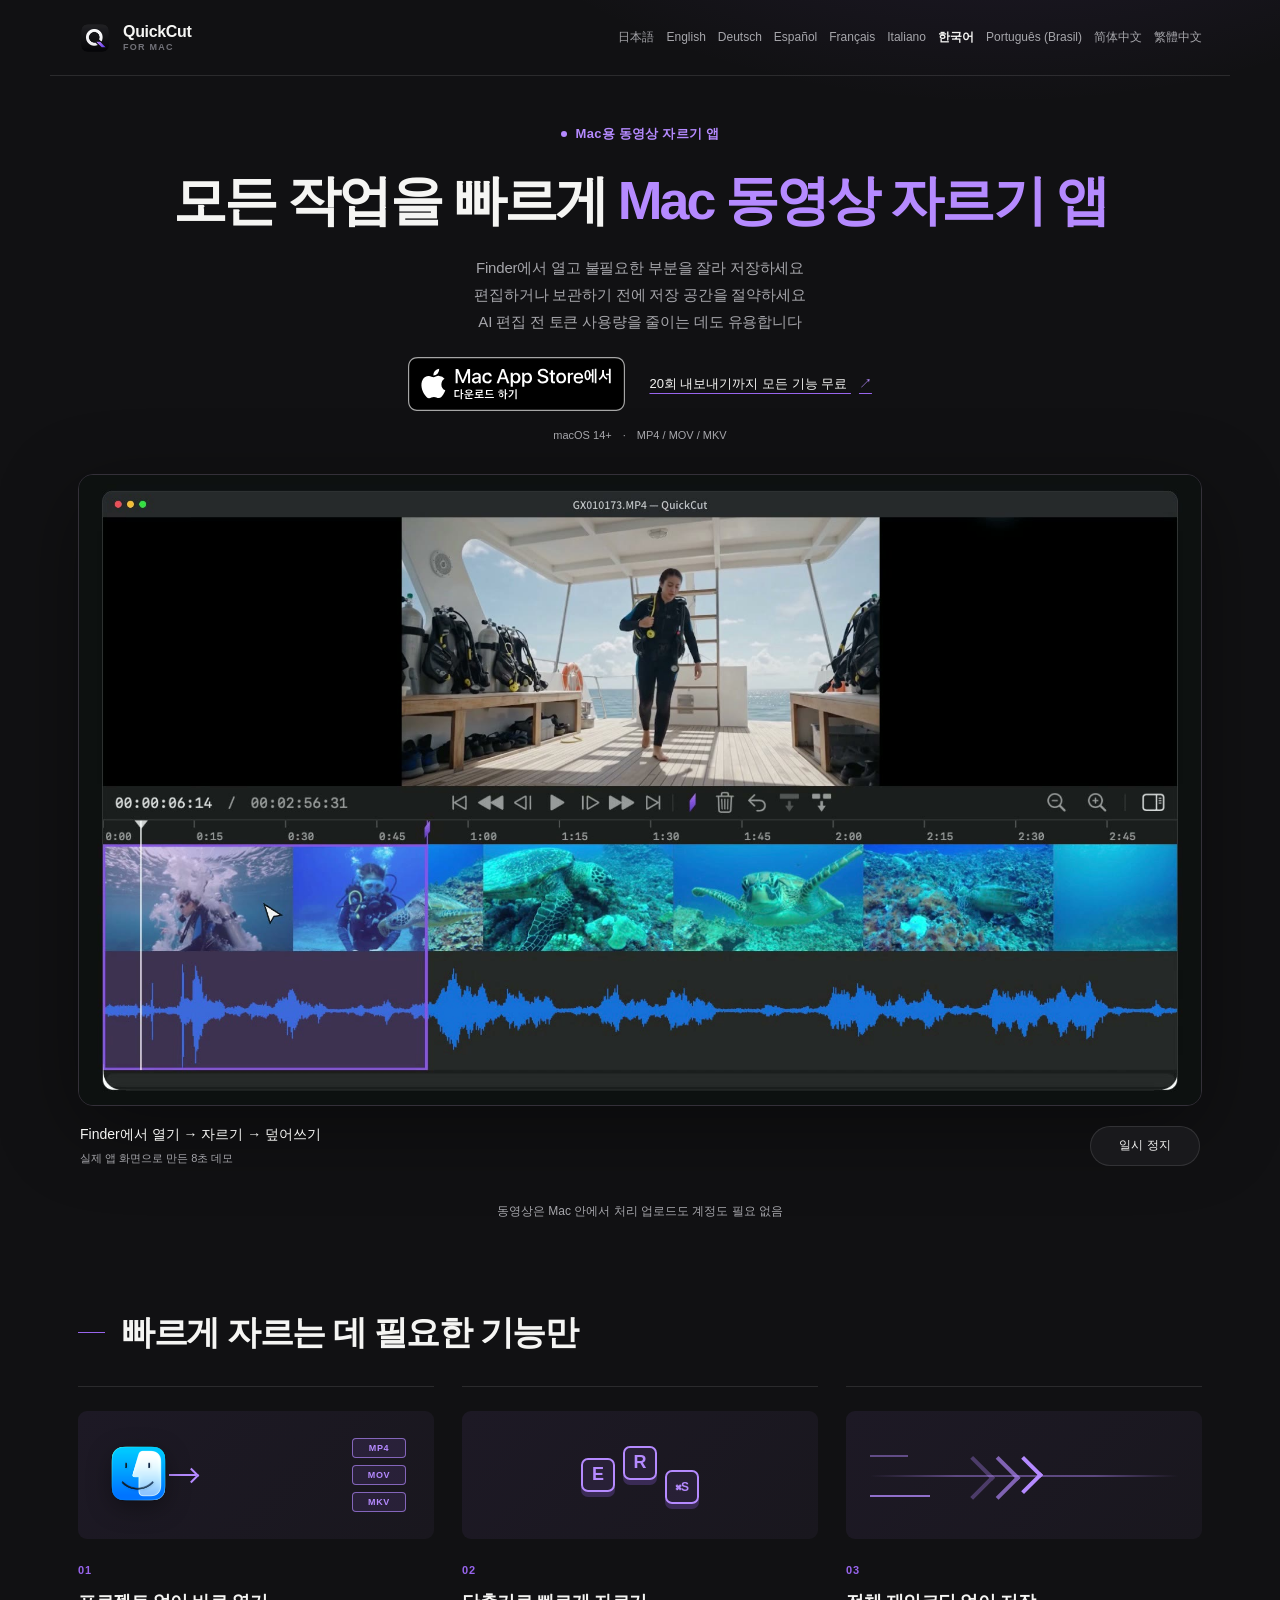
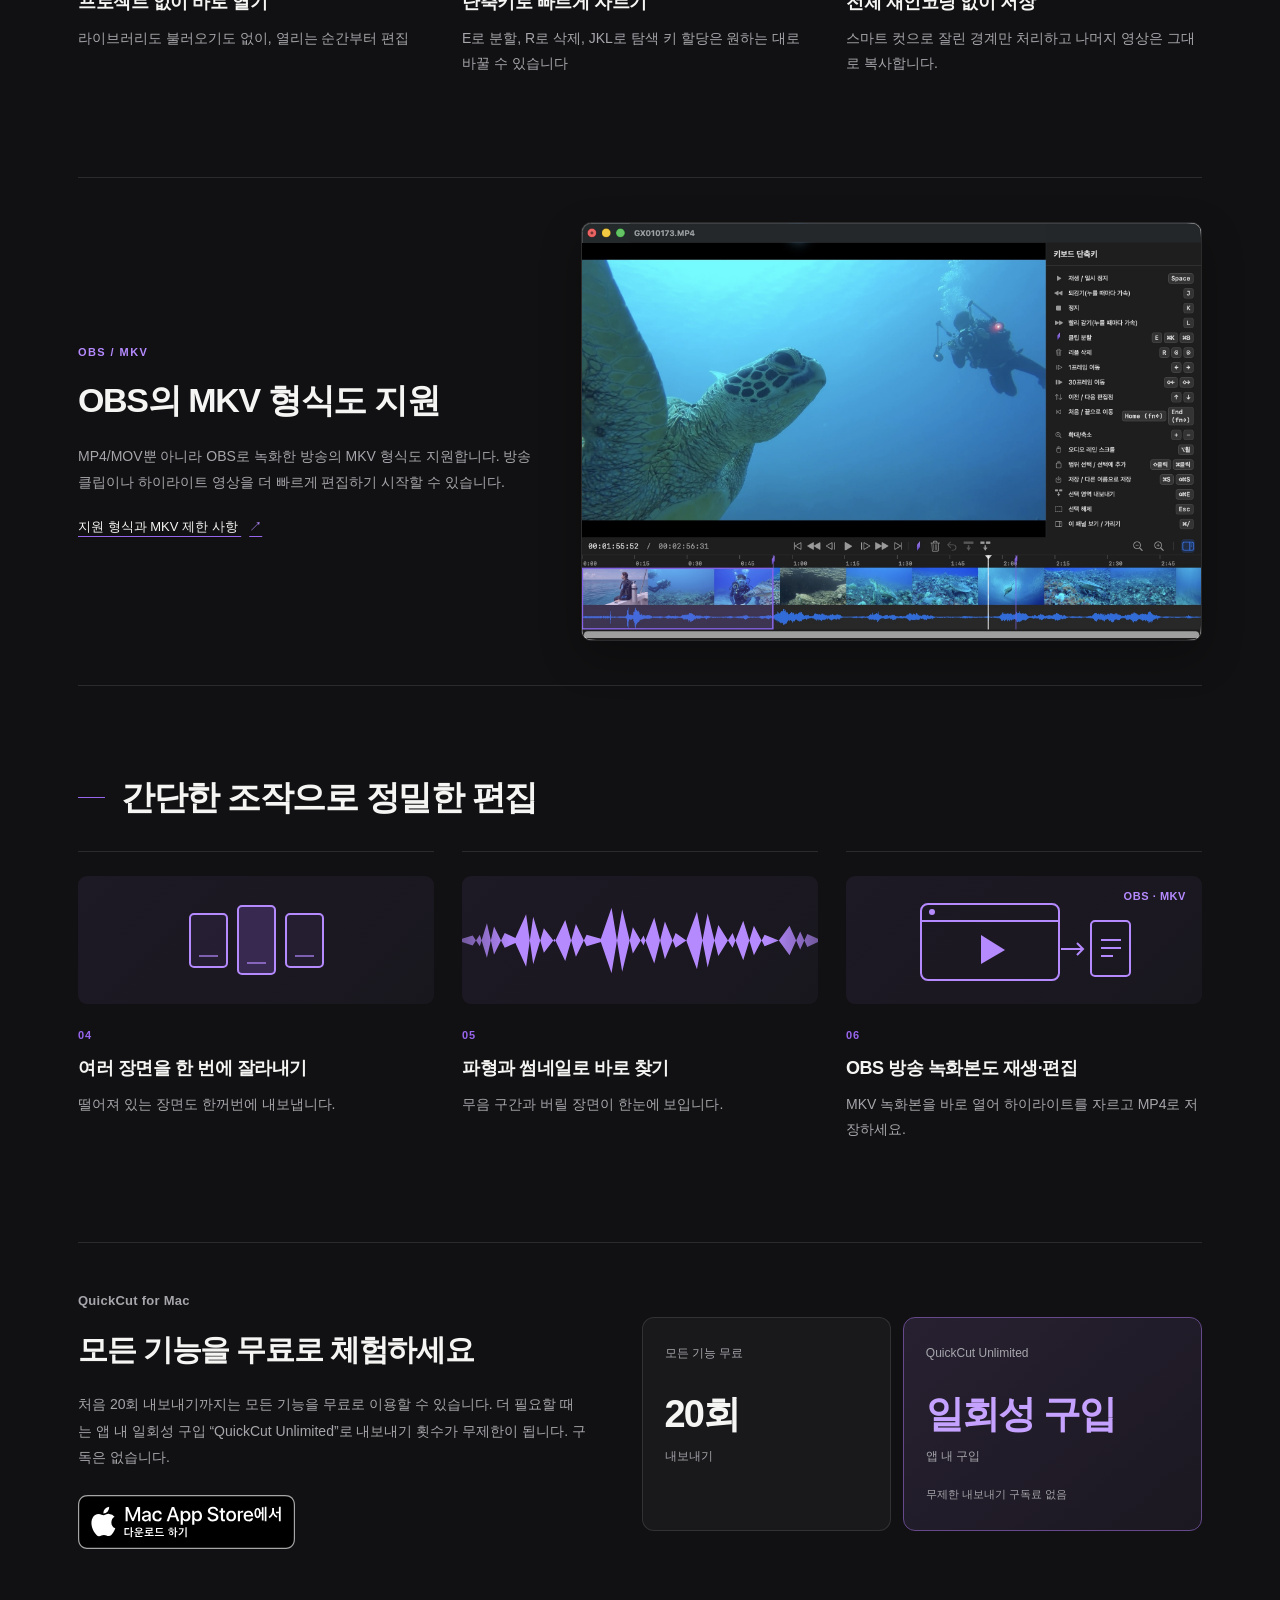
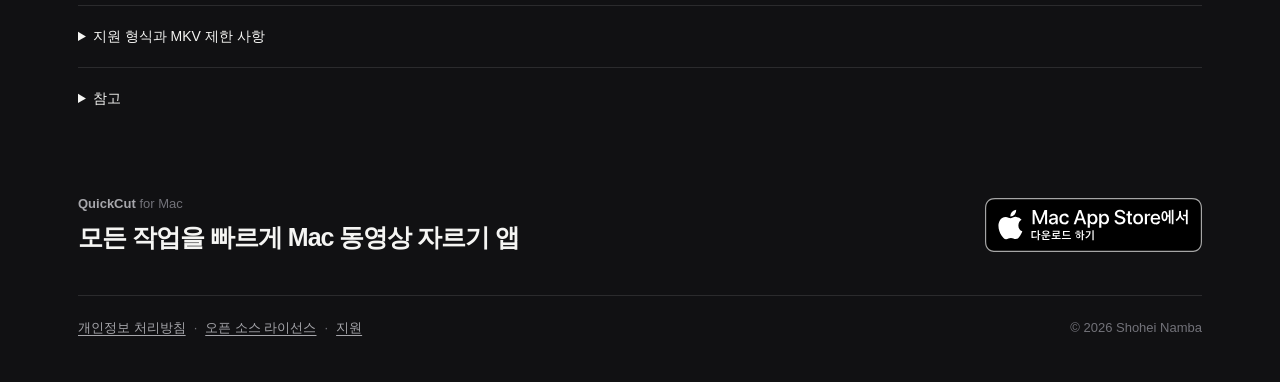
<file: ko/index.html>
<!DOCTYPE html>
<html lang="ko">
<head>
<meta charset="utf-8">
<meta name="viewport" content="width=device-width, initial-scale=1">
<title>QuickCut — Mac 동영상 자르기 앱 | MP4·MOV·MKV</title>
<meta name="description" content="Mac에서 MP4·MOV·MKV 동영상을 자르세요. OBS 방송 녹화본을 재생하고 편집해 하이라이트를 추출할 수 있습니다. 20회 내보내기까지 모든 기능 무료, 이후 일회성 구입으로 무제한.">
<meta property="og:title" content="QuickCut — Mac 동영상 자르기 앱 | MP4·MOV·MKV">
<meta property="og:description" content="Mac에서 MP4·MOV·MKV 동영상을 자르세요. OBS 방송 녹화본을 재생하고 편집해 하이라이트를 추출할 수 있습니다. 20회 내보내기까지 모든 기능 무료, 이후 일회성 구입으로 무제한.">
<meta property="og:image" content="https://quickcut.app/assets/screenshot-ko.jpg">
<meta name="theme-color" content="#111113">
<meta name="apple-mobile-web-app-title" content="QuickCut">
<link rel="icon" href="../assets/icon-512.png">
<link rel="apple-touch-icon" href="../assets/icon-512.png">
<script type="application/ld+json">{"@context":"https://schema.org","@type":"SoftwareApplication","name":"QuickCut","operatingSystem":"macOS 14.0 or later","applicationCategory":"MultimediaApplication","downloadUrl":"https://apps.apple.com/app/id6787743606","url":"https://quickcut.app/ko/","inLanguage":"ko","description":"Mac에서 MP4·MOV·MKV 동영상을 자르세요. OBS 방송 녹화본을 재생하고 편집해 하이라이트를 추출할 수 있습니다. 20회 내보내기까지 모든 기능 무료, 이후 일회성 구입으로 무제한.","screenshot":"https://quickcut.app/assets/screenshot-ko.jpg"}</script>
<style>
:root { --bg:#111113; --surface:#19191c; --surface-raised:#202024; --ink:#f5f5f3; --muted:#a6a6ab; --soft:#727279; --accent:#9865ed; --accent-bright:#b58aff; --accent-faint:rgba(152,101,237,.17); --line:rgba(255,255,255,.11); --max:1180px; }
* { box-sizing:border-box; } html { background:var(--bg); }
body { margin:0; min-width:320px; background:radial-gradient(900px 530px at 78% -7%, var(--accent-faint), transparent 67%), var(--bg); color:var(--ink); font-family:-apple-system, BlinkMacSystemFont, "Hiragino Sans", "PingFang SC", "PingFang TC", "Apple SD Gothic Neo", sans-serif; line-height:1.55; -webkit-font-smoothing:antialiased; } .sr-only { position:absolute; width:1px; height:1px; padding:0; margin:-1px; overflow:hidden; clip:rect(0,0,0,0); white-space:nowrap; border:0; }
.top { height:76px; max-width:var(--max); margin:0 auto; padding:0 28px; display:flex; align-items:center; justify-content:space-between; border-bottom:1px solid var(--line); }
.brand { display:flex; align-items:center; gap:11px; color:var(--ink); text-decoration:none; } .brand img { width:34px; height:34px; border-radius:8px; }
.brand-name { display:grid; line-height:1; gap:3px; } .brand-name b { font-size:16px; letter-spacing:-.02em; } .brand-name small { color:var(--soft); font-size:9px; font-weight:700; letter-spacing:.14em; }
.language-select { position:relative; } .language-select::after { content:"⌄"; position:absolute; right:11px; top:50%; transform:translateY(-56%); color:var(--muted); pointer-events:none; }
.language-select select { appearance:none; min-width:138px; padding:8px 28px 8px 11px; border:1px solid var(--line); border-radius:7px; background:rgba(255,255,255,.04); color:var(--ink); font:500 13px inherit; cursor:pointer; } .language-select select:focus-visible { outline:2px solid var(--accent); outline-offset:2px; }
.language-links { margin-left:auto; display:flex; flex-wrap:wrap; justify-content:flex-end; gap:6px 12px; font-size:12px; } .language-links a, main nav a { color:var(--muted); text-decoration:none; } .language-links a[aria-current="page"] { color:var(--ink); font-weight:700; } main nav a { padding:9px 12px; border:1px solid var(--line); border-radius:7px; background:rgba(255,255,255,.03); } main nav a:hover { color:var(--ink); border-color:rgba(181,138,255,.48); }
section { max-width:var(--max); margin:0 auto; padding:0 28px 52px; } body.js section { display:none; } body.js section.active { display:block; }
.hero { display:grid; grid-template-columns:minmax(310px,.83fr) minmax(480px,1.35fr); gap:64px; align-items:center; min-height:590px; padding:58px 0 72px; }
.eyebrow { margin:0 0 18px; color:var(--muted); font-size:13px; font-weight:600; letter-spacing:.02em; } .eyebrow span, .cta p span { color:var(--soft); font-weight:500; }
h1 { max-width:580px; margin:0; font-size:clamp(43px,5vw,68px); line-height:1.03; letter-spacing:-.055em; } h1 em { color:var(--accent-bright); font-style:normal; }
.sub { margin:24px 0 28px; color:var(--muted); font-size:17px; letter-spacing:-.012em; } .badge { display:inline-block; } .badge img { display:block; height:54px; width:auto; transition:transform .2s ease, filter .2s ease; } .badge:hover img { transform:translateY(-2px); filter:brightness(1.13); }
.formats { display:flex; align-items:center; gap:8px; margin:22px 0 0; color:var(--soft); font-size:13px; } .formats span { width:7px; height:7px; border-radius:50%; background:var(--accent); box-shadow:0 0 0 4px var(--accent-faint); }
.requirements { color:var(--muted); font-size:12px; margin:8px 0 0; }
.visual-recording { color:var(--accent-bright); } .visual-recording svg { display:block; width:100%; height:100%; } .visual-recording > span { position:absolute; top:12px; right:16px; font-size:11px; font-weight:600; letter-spacing:.05em; }
.workflow { max-width:820px; padding:0 0 48px; } .workflow p { color:var(--muted); line-height:1.8; } .workflow .compatibility { font-size:13px; }
.hero-visual { position:relative; } .hero-visual::before { content:""; position:absolute; inset:10% -4% -10%; z-index:-1; border-radius:45%; background:radial-gradient(ellipse, rgba(40,131,225,.19), transparent 67%); filter:blur(18px); }
.shot { display:block; width:100%; height:auto; border:1px solid rgba(255,255,255,.19); border-radius:17px; box-shadow:0 34px 76px rgba(0,0,0,.53), 0 1px 0 rgba(255,255,255,.12) inset; }
.section-heading { display:flex; align-items:center; gap:16px; margin:12px 0 22px; } .section-heading > span { width:27px; height:1px; background:var(--accent); }
h2 { margin:0; font-size:clamp(25px,3vw,36px); line-height:1.17; letter-spacing:-.04em; }
.features { display:grid; grid-template-columns:repeat(3, 1fr); margin:0; padding:0; list-style:none; border-top:1px solid var(--line); border-left:1px solid var(--line); }
.features li { min-height:298px; display:grid; grid-template-rows:128px 1fr; gap:18px; padding:20px 20px 24px; overflow:hidden; border-right:1px solid var(--line); border-bottom:1px solid var(--line); background:linear-gradient(130deg, rgba(255,255,255,.035), transparent 56%); } .features li:hover .visual { border-color:rgba(181,138,255,.48); background-color:rgba(152,101,237,.09); }
.feature-copy { display:grid; align-content:start; gap:8px; } .feature-number { color:var(--accent); font-size:11px; font-weight:700; letter-spacing:.08em; } .features b { font-size:16px; line-height:1.35; letter-spacing:-.018em; } .features .feature-copy > span:last-child { color:var(--muted); font-size:14px; line-height:1.55; }
.visual { position:relative; width:100%; height:128px; overflow:hidden; border:1px solid rgba(181,138,255,.24); border-radius:10px; background:radial-gradient(circle at 50% 50%, rgba(152,101,237,.1), transparent 52%), #17151c; box-shadow:inset 0 0 0 1px rgba(0,0,0,.2); transition:border-color .25s ease, background-color .25s ease; }
.visual::after { content:""; position:absolute; inset:0; background:linear-gradient(135deg, rgba(255,255,255,.05), transparent 38%); pointer-events:none; }
.visual-open img { position:absolute; z-index:1; left:27px; top:29px; width:67px; height:67px; filter:drop-shadow(0 7px 12px rgba(0,0,0,.35)); } .visual-open em { position:absolute; left:91px; top:63px; width:27px; height:2px; background:var(--accent-bright); } .visual-open em::after { content:""; position:absolute; right:-1px; top:-4px; width:9px; height:9px; border-top:2px solid var(--accent-bright); border-right:2px solid var(--accent-bright); transform:rotate(45deg); } .visual-open span { position:absolute; right:28px; display:grid; place-items:center; width:54px; height:20px; border:1px solid rgba(181,138,255,.66); border-radius:4px; background:rgba(152,101,237,.12); color:var(--accent-bright); font:700 9px/1 -apple-system, sans-serif; letter-spacing:.07em; } .visual-open span:nth-of-type(1) { top:27px; } .visual-open span:nth-of-type(2) { top:54px; } .visual-open span:nth-of-type(3) { top:81px; }
.visual-keys { display:flex; align-items:center; justify-content:center; gap:8px; } .visual-keys i { width:34px; height:34px; border:2px solid var(--accent-bright); border-radius:7px; background:rgba(152,101,237,.1); box-shadow:0 5px 0 rgba(152,101,237,.25); } .visual-keys i:nth-child(2) { transform:translateY(-12px); } .visual-keys i:nth-child(3) { transform:translateY(12px); }
.visual-speed i { position:absolute; left:50%; top:50%; width:27px; height:27px; transform:translate(-50%,-50%) rotate(45deg); border-top:4px solid var(--accent-bright); border-right:4px solid var(--accent-bright); } .visual-speed i::before, .visual-speed i::after { content:""; position:absolute; width:27px; height:27px; border-top:4px solid var(--accent-bright); border-right:4px solid var(--accent-bright); } .visual-speed i::before { left:-18px; top:14px; opacity:.66; } .visual-speed i::after { left:-36px; top:32px; opacity:.32; } .visual-speed span { position:absolute; left:24px; right:24px; top:50%; height:2px; background:linear-gradient(90deg, transparent, rgba(181,138,255,.43) 28%, rgba(181,138,255,.43) 73%, transparent); } .visual-speed span::before, .visual-speed span::after { content:""; position:absolute; left:0; height:2px; background:var(--accent-bright); } .visual-speed span::before { top:-20px; width:38px; opacity:.45; } .visual-speed span::after { top:20px; width:60px; opacity:.76; }
.visual-scenes { display:flex; align-items:center; justify-content:center; gap:9px; } .visual-scenes i { position:relative; width:39px; height:55px; border:2px solid var(--accent-bright); border-radius:5px; background:rgba(152,101,237,.08); } .visual-scenes i:nth-child(2) { height:70px; background:rgba(152,101,237,.23); } .visual-scenes i::after { content:""; position:absolute; left:8px; right:8px; bottom:9px; height:2px; background:rgba(181,138,255,.62); }
.visual-wave i { position:absolute; inset:23px 0; display:block; background:linear-gradient(90deg, rgba(181,138,255,.56), var(--accent-bright) 14%, var(--accent-bright) 86%, rgba(181,138,255,.56)); clip-path:polygon(0 48%, 3% 44%, 5% 57%, 7% 29%, 9% 67%, 12% 41%, 15% 47%, 18% 18%, 20% 79%, 23% 35%, 26% 52%, 29% 25%, 32% 70%, 35% 43%, 39% 48%, 42% 10%, 45% 88%, 48% 34%, 51% 56%, 54% 22%, 57% 73%, 60% 41%, 63% 50%, 66% 15%, 69% 83%, 72% 31%, 76% 59%, 79% 26%, 82% 68%, 85% 43%, 89% 50%, 92% 32%, 95% 61%, 97% 42%, 100% 48%, 100% 52%, 97% 58%, 95% 39%, 92% 68%, 89% 50%, 85% 57%, 82% 32%, 79% 74%, 76% 41%, 72% 69%, 69% 17%, 66% 85%, 63% 50%, 60% 59%, 57% 27%, 54% 78%, 51% 44%, 48% 66%, 45% 12%, 42% 90%, 39% 52%, 35% 57%, 32% 30%, 29% 75%, 26% 48%, 23% 65%, 20% 21%, 18% 82%, 15% 53%, 12% 59%, 9% 33%, 7% 71%, 5% 43%, 3% 56%, 0 52%); }
.visual-save i { position:absolute; left:31px; top:25px; width:48px; height:71px; border:2px solid var(--accent-bright); border-radius:5px; background:rgba(152,101,237,.12); } .visual-save i::before { content:""; position:absolute; left:10px; right:10px; top:15px; height:2px; background:var(--accent-bright); box-shadow:0 10px 0 rgba(181,138,255,.58), 0 20px 0 rgba(181,138,255,.32); } .visual-save b { position:absolute; left:91px; top:62px; width:46px; height:2px; background:var(--accent-bright); } .visual-save b::after { content:""; position:absolute; right:-1px; top:-5px; width:11px; height:11px; border-top:2px solid var(--accent-bright); border-right:2px solid var(--accent-bright); transform:rotate(45deg); } .visual-save span { position:absolute; right:31px; top:42px; width:28px; height:42px; border:2px solid var(--accent-bright); border-radius:4px; background:rgba(152,101,237,.25); } .visual-save span::before { content:""; position:absolute; left:7px; right:7px; top:12px; height:2px; background:var(--accent-bright); }
.detail { margin:82px 0; } .detail > div { position:relative; overflow:hidden; border:1px solid var(--line); border-radius:17px; background:var(--surface); box-shadow:0 24px 65px rgba(0,0,0,.38); } .detail img { display:block; width:100%; height:auto; }
.pricing { display:grid; grid-template-columns:minmax(180px,.7fr) minmax(380px,1.3fr); gap:44px; align-items:start; padding:39px 0; border-top:1px solid var(--line); border-bottom:1px solid var(--line); } .pricing h2 { font-size:31px; }
.price { margin:0; color:var(--ink); font-size:18px; line-height:1.6; letter-spacing:-.018em; }
.notes-block { display:grid; grid-template-columns:minmax(180px,.7fr) minmax(380px,1.3fr); gap:44px; padding:40px 0 10px; } .notes-block h2 { font-size:22px; } .notes { margin:0; padding:0; list-style:none; color:var(--muted); font-size:14px; } .notes li { position:relative; padding:0 0 13px 18px; } .notes li::before { content:""; position:absolute; width:5px; height:5px; left:0; top:.62em; border-radius:50%; background:var(--soft); }
.cta { display:flex; align-items:center; justify-content:space-between; gap:30px; margin:72px 0 42px; padding:31px 34px; border:1px solid rgba(181,138,255,.38); border-radius:14px; background:linear-gradient(106deg, rgba(152,101,237,.21), rgba(152,101,237,.04) 60%, transparent); } .cta p { margin:0 0 5px; color:var(--muted); font-size:13px; font-weight:600; } .cta h2 { max-width:660px; font-size:27px; }
footer { display:flex; flex-wrap:wrap; gap:8px; padding:22px 0 4px; border-top:1px solid var(--line); color:var(--soft); font-size:13px; } footer a { color:var(--muted); text-underline-offset:3px; } footer a:hover { color:var(--ink); } footer span { margin-left:auto; }
@media (max-width:850px) { .hero { grid-template-columns:1fr; gap:42px; padding-top:50px; } .hero-text { max-width:600px; } .features { grid-template-columns:repeat(2, 1fr); } }
@media (max-width:600px) { .top { height:auto; min-height:66px; padding:12px 18px; align-items:flex-start; gap:14px; } .language-links { margin-left:0; justify-content:flex-start; } .brand img { width:31px; height:31px; } .language-select select { min-width:0; width:118px; } section { padding:0 18px 38px; } .hero { min-height:0; padding:42px 0 52px; gap:33px; } h1 { font-size:clamp(39px,12vw,54px); } .sub { font-size:16px; } .features { grid-template-columns:1fr; } .features li { min-height:145px; padding:21px 18px; } .detail { margin:54px 0; } .pricing, .notes-block { grid-template-columns:1fr; gap:16px; padding:30px 0; } .price { font-size:16px; } .cta { display:block; margin:48px 0 31px; padding:25px 22px; } .cta .badge { margin-top:22px; } .cta h2 { font-size:24px; } footer span { width:100%; margin:5px 0 0; } }
@media (prefers-reduced-motion:reduce) { *,*::before,*::after { scroll-behavior:auto !important; transition:none !important; } }
</style>
<meta property="og:type" content="website">
<meta property="og:url" content="https://quickcut.app/ko/">
<link rel="canonical" href="https://quickcut.app/ko/">
<link rel="alternate" hreflang="ja" href="https://quickcut.app/ja/">
<link rel="alternate" hreflang="en" href="https://quickcut.app/en/">
<link rel="alternate" hreflang="de" href="https://quickcut.app/de/">
<link rel="alternate" hreflang="es" href="https://quickcut.app/es/">
<link rel="alternate" hreflang="fr" href="https://quickcut.app/fr/">
<link rel="alternate" hreflang="it" href="https://quickcut.app/it/">
<link rel="alternate" hreflang="ko" href="https://quickcut.app/ko/">
<link rel="alternate" hreflang="pt-BR" href="https://quickcut.app/pt-br/">
<link rel="alternate" hreflang="zh-Hans" href="https://quickcut.app/zh-hans/">
<link rel="alternate" hreflang="zh-Hant" href="https://quickcut.app/zh-hant/">
<link rel="alternate" hreflang="x-default" href="https://quickcut.app/en/">
<script src="../assets/landing-page-language.js" data-auto-language="false"></script>
<link rel="stylesheet" href="../assets/landing-page.css">
<link rel="preload" as="image" href="../assets/quickcut-demo-ko-poster.jpg" fetchpriority="high">
</head>

<body>
<div class="top"><a class="brand" href="../ko/" data-language="ko" aria-label="QuickCut home"><img src="../assets/icon-512.png" alt=""><span class="brand-name"><b>QuickCut</b><small>FOR MAC</small></span></a><nav class="language-links" aria-label="Language"><a href="../ja/" data-language="ja">日本語</a> <a href="../en/" data-language="en">English</a> <a href="../de/" data-language="de">Deutsch</a> <a href="../es/" data-language="es">Español</a> <a href="../fr/" data-language="fr">Français</a> <a href="../it/" data-language="it">Italiano</a> <a href="../ko/" data-language="ko" aria-current="page">한국어</a> <a href="../pt-br/" data-language="pt-BR">Português (Brasil)</a> <a href="../zh-hans/" data-language="zh-Hans">简体中文</a> <a href="../zh-hant/" data-language="zh-Hant">繁體中文</a></nav></div>

<main id="ko" lang="ko" class="landing">
<header class="hero">
  <div class="hero-text">
    <p class="eyebrow"><span class="status-dot" aria-hidden="true"></span>Mac용 동영상 자르기 앱</p>
    <h1><span class="headline-lead">모든 작업을 빠르게</span> <em>Mac 동영상 자르기 앱</em></h1>
    <p class="sub">Finder에서 열고 불필요한 부분을 잘라 저장하세요<br>편집하거나 보관하기 전에 저장 공간을 절약하세요<br>AI 편집 전 토큰 사용량을 줄이는 데도 유용합니다</p>
    <div class="hero-actions"><a class="badge" href="https://apps.apple.com/app/id6787743606"><img src="../assets/badge-ko-kr.svg" alt="Mac App Store" height="60"></a><a class="trial-link" href="#pricing">20회 내보내기까지 모든 기능 무료 <span aria-hidden="true">↗</span></a></div>
    <p class="requirements">macOS 14+ <span aria-hidden="true">·</span> MP4 / MOV / MKV</p>
  </div>
</header>
<figure class="demo" aria-labelledby="demo-caption">
  <div class="demo-screen">
    <video id="product-demo" width="1920" height="1080" muted loop playsinline controls preload="none" poster="../assets/quickcut-demo-ko-poster.jpg" aria-label="Finder에서 열기 → 자르기 → 덮어쓰기">
      <source data-src="../assets/quickcut-demo-ko-1080p.mp4" type="video/mp4">
      <a href="../assets/quickcut-demo-ko-1080p.mp4">데모 열기</a>
    </video>
  </div>
  <figcaption id="demo-caption"><div><strong>Finder에서 열기 → 자르기 → 덮어쓰기</strong><span>실제 앱 화면으로 만든 8초 데모</span></div><button class="demo-toggle" type="button" hidden aria-controls="product-demo" data-play="데모 재생" data-pause="일시 정지">데모 재생</button><noscript><a href="../assets/quickcut-demo-ko-1080p.mp4">데모 열기</a></noscript></figcaption>
</figure>
<p class="local-note">동영상은 Mac 안에서 처리 업로드도 계정도 필요 없음</p>
<div class="section-heading"><span></span><h2>빠르게 자르는 데 필요한 기능만</h2></div>
<ul class="features">
<li class="feature feature-nofile">
  <div class="visual visual-open" aria-hidden="true"><img src="../assets/finder-icon.png" alt=""><em></em><span>MP4</span><span>MOV</span><span>MKV</span></div>
  <div class="feature-copy"><span class="feature-number" aria-hidden="true">01</span><h3>프로젝트 없이 바로 열기</h3><span>라이브러리도 불러오기도 없이, 열리는 순간부터 편집</span></div>
</li>
<li class="feature feature-keyboard">
  <div class="visual visual-keys" aria-hidden="true"><i></i><i></i><i></i></div>
  <div class="feature-copy"><span class="feature-number" aria-hidden="true">02</span><h3>단축키로 빠르게 자르기</h3><span>E로 분할, R로 삭제, JKL로 탐색 키 할당은 원하는 대로 바꿀 수 있습니다</span></div>
</li>
<li class="feature feature-wave">
  <div class="visual visual-speed" aria-hidden="true"><i></i><span></span></div>
  <div class="feature-copy"><span class="feature-number" aria-hidden="true">03</span><h3>전체 재인코딩 없이 저장</h3><span>스마트 컷으로 잘린 경계만 처리하고 나머지 영상은 그대로 복사합니다.</span></div>
</li>
</ul>
<div class="workflow" id="obs-mkv">
  <div class="workflow-copy"><p class="eyebrow">OBS / MKV</p><h2>OBS의 MKV 형식도 지원</h2>
  <p>MP4/MOV뿐 아니라 OBS로 녹화한 방송의 MKV 형식도 지원합니다. 방송 클립이나 하이라이트 영상을 더 빠르게 편집하기 시작할 수 있습니다.</p>
  <a class="text-link" href="#format-details">지원 형식과 MKV 제한 사항 <span aria-hidden="true">↗</span></a></div>
  <figure class="detail"><img src="../assets/screenshot2-ko.jpg" alt="편집점 두 개와 선택된 클립 하나가 표시된 QuickCut 타임라인" width="2000" height="1348" loading="lazy"></figure>
</div>
<div class="section-heading"><span></span><h2>간단한 조작으로 정밀한 편집</h2></div>
<ul class="features secondary-features"><li class="feature feature-multiscene">
  <div class="visual visual-scenes" aria-hidden="true"><i></i><i></i><i></i></div>
  <div class="feature-copy"><span class="feature-number" aria-hidden="true">04</span><h3>여러 장면을 한 번에 잘라내기</h3><span>떨어져 있는 장면도 한꺼번에 내보냅니다.</span></div>
</li>
<li class="feature feature-search">
  <div class="visual visual-wave" aria-hidden="true"><i></i></div>
  <div class="feature-copy"><span class="feature-number" aria-hidden="true">05</span><h3>파형과 썸네일로 바로 찾기</h3><span>무음 구간과 버릴 장면이 한눈에 보입니다.</span></div>
</li>
<li class="feature feature-recording">
  <div class="visual visual-recording" aria-hidden="true"><svg viewBox="0 0 280 128" fill="none"><rect x="37" y="28" width="138" height="76" rx="7" stroke="currentColor" stroke-width="2"/><path d="M37 45H175" stroke="currentColor" stroke-width="2"/><circle cx="48" cy="36" r="3" fill="currentColor"/><path d="M97 59L97 88L121 74Z" fill="currentColor"/><path d="M177 73H199M193 67L199 73L193 79" stroke="currentColor" stroke-width="2"/><rect x="207" y="45" width="39" height="55" rx="4" stroke="currentColor" stroke-width="2"/><path d="M217 64H237M217 72H237M217 80H229" stroke="currentColor" stroke-width="2"/></svg><span>OBS · MKV</span></div>
  <div class="feature-copy"><span class="feature-number" aria-hidden="true">06</span><h3>OBS 방송 녹화본도 재생·편집</h3><span>MKV 녹화본을 바로 열어 하이라이트를 자르고 MP4로 저장하세요.</span></div>
</li></ul>
<div class="pricing" id="pricing">
  <div class="pricing-intro"><p class="eyebrow">QuickCut for Mac</p><h2>모든 기능을 무료로 체험하세요</h2><p>처음 20회 내보내기까지는 모든 기능을 무료로 이용할 수 있습니다. 더 필요할 때는 앱 내 일회성 구입 “QuickCut Unlimited”로 내보내기 횟수가 무제한이 됩니다. 구독은 없습니다.</p><a class="badge" href="https://apps.apple.com/app/id6787743606"><img src="../assets/badge-ko-kr.svg" alt="Mac App Store" height="60"></a></div>
  <div class="price-options">
    <div class="price-option"><h3>모든 기능 무료</h3><p class="price-value">20회</p><p>내보내기</p></div>
    <div class="price-option unlimited"><h3>QuickCut Unlimited</h3><p class="price-value">일회성 구입</p><p>앱 내 구입</p><small>무제한 내보내기 구독료 없음</small></div>
  </div>
</div>
<div class="notes-block" id="format-details">
  <details><summary>지원 형식과 MKV 제한 사항</summary><p>MP4 / MOV / MKV 지원 — OBS 방송 녹화본도</p><p>H.264/HEVC 영상과 AAC 오디오로 녹화한 파일을 지원합니다. 원본 MKV는 덮어쓸 수 없습니다. VP9은 지원하지 않으며 AV1은 Mac의 디코더에 따라 다릅니다. 지원하지 않는 오디오 트랙이나 자막은 가져오기 전에 제외 항목으로 표시됩니다.</p></details>
  <details><summary>참고</summary><ul class="notes"><li>QuickCut은 자르기만 합니다. 자막, 효과, 음악 추가는 할 수 없습니다</li>
<li>MKV 파일은 MP4로 저장됩니다. 원본 MKV 파일을 대치(덮어쓰기)할 수는 없습니다</li>
<li>VP9, AV1 동영상은 일부 Mac에서 열리지 않을 수 있습니다</li></ul></details>
</div>
<div class="cta"><div><p>QuickCut <span>for Mac</span></p><h2>모든 작업을 빠르게 Mac 동영상 자르기 앱</h2></div><a class="badge" href="https://apps.apple.com/app/id6787743606"><img src="../assets/badge-ko-kr.svg" alt="Mac App Store" height="60"></a></div>
<footer>
  <a href="../privacy.html#ko">개인정보 처리방침</a> · <a href="../licenses.html">오픈 소스 라이선스</a> · <a href="mailto:quickcut.app.help@gmail.com?subject=QuickCut">지원</a>
  <span>© 2026 Shohei Namba</span>
</footer>
</main>
<script src="../assets/landing-page-demo.js" defer></script>
</body>
</html>
</file>
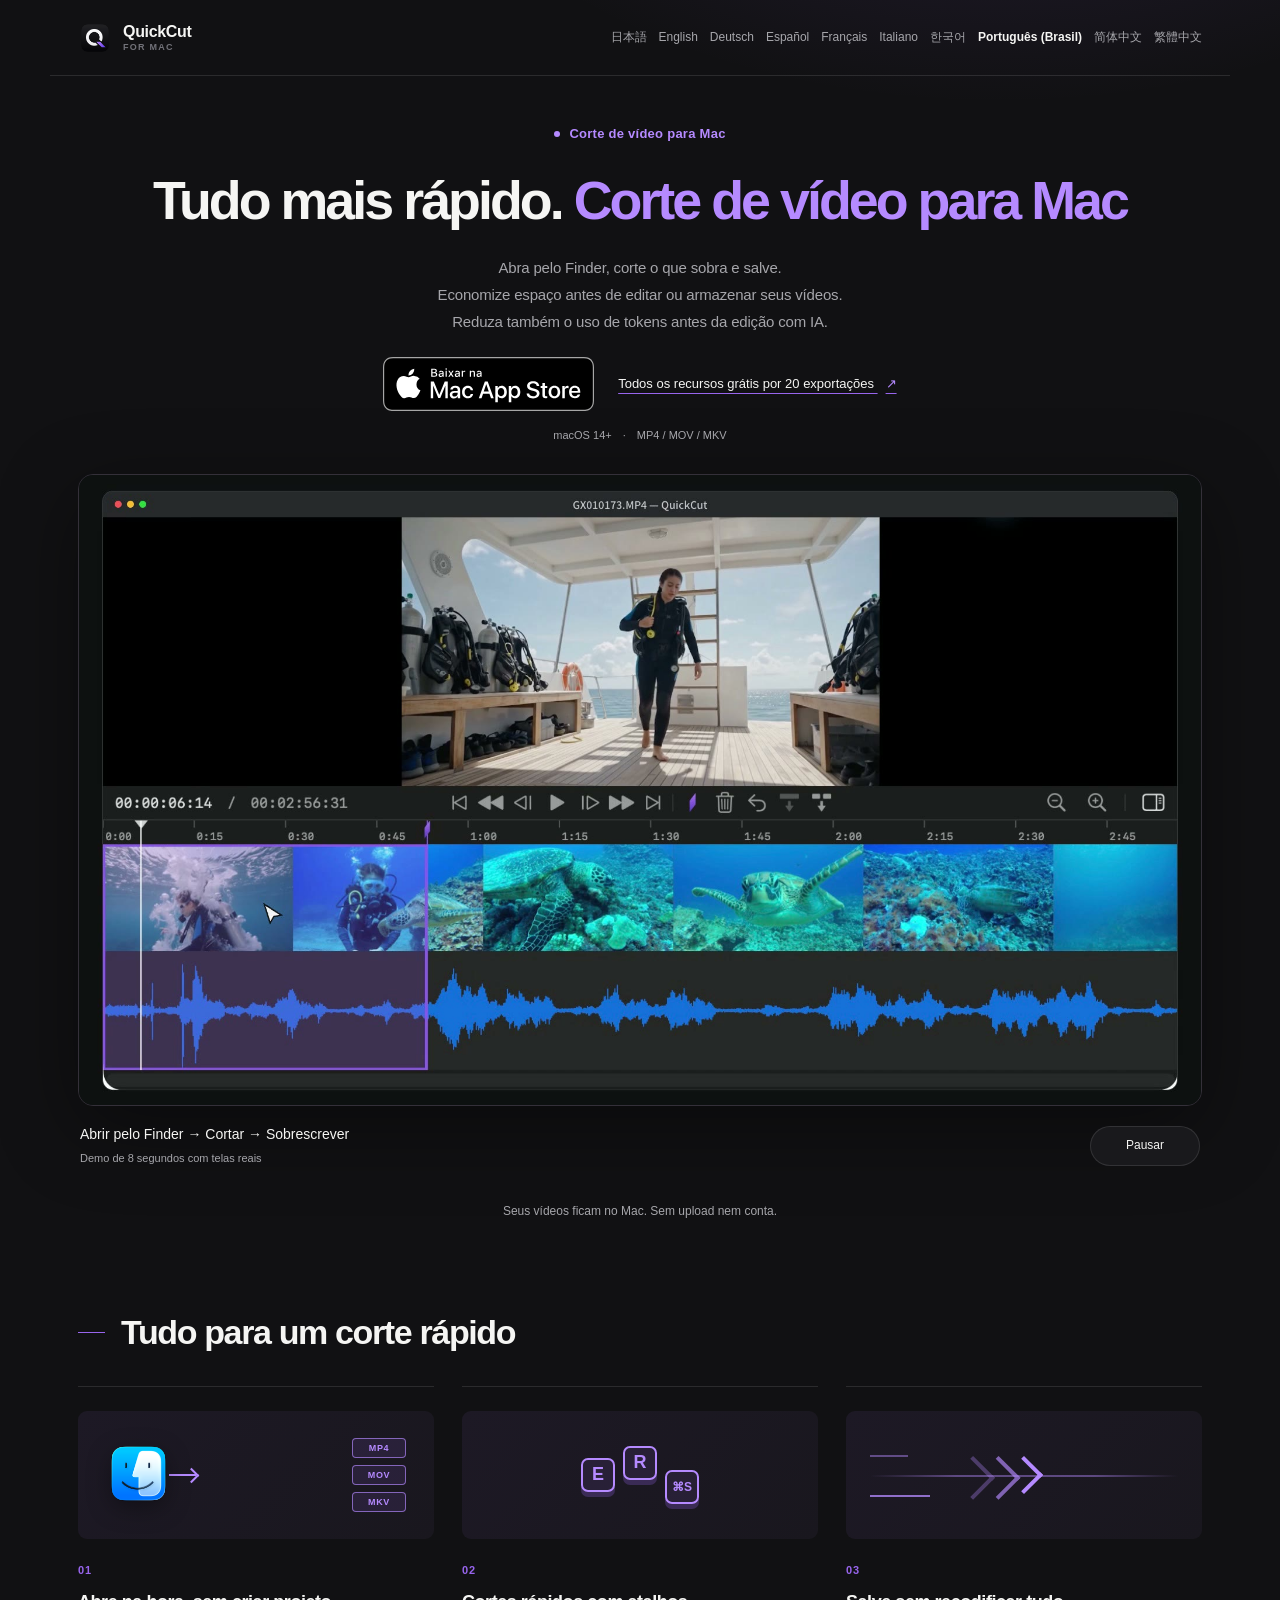
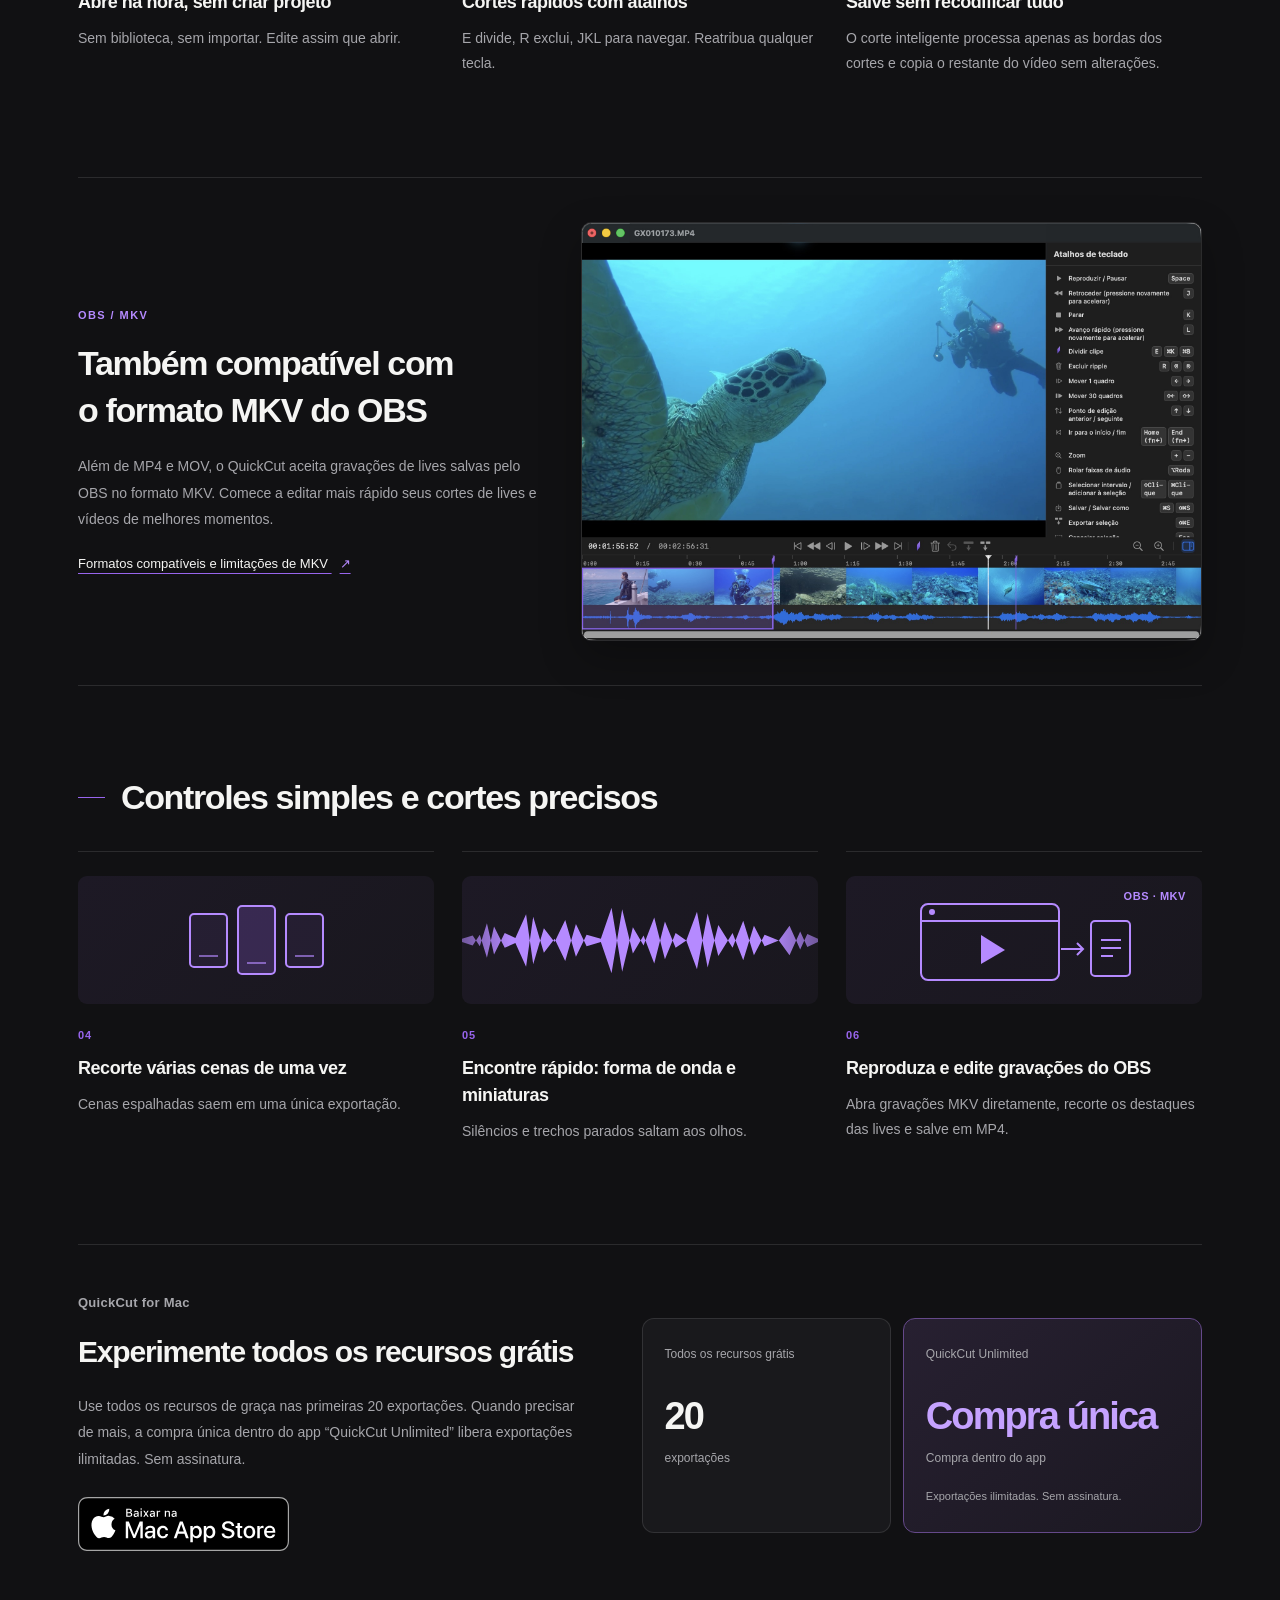
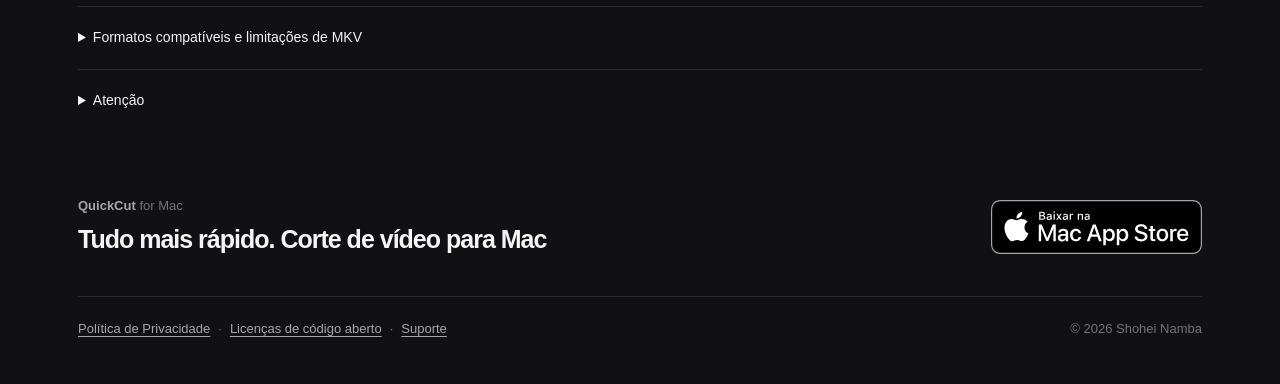
<file: pt-br/index.html>
<!DOCTYPE html>
<html lang="pt-BR">
<head>
<meta charset="utf-8">
<meta name="viewport" content="width=device-width, initial-scale=1">
<title>QuickCut — Corte vídeos no Mac | MP4, MOV e MKV</title>
<meta name="description" content="Corte vídeos MP4, MOV e MKV no Mac. Reproduza gravações do OBS e extraia os melhores momentos das lives. Todos os recursos grátis por 20 exportações; depois, compra única.">
<meta property="og:title" content="QuickCut — Corte vídeos no Mac | MP4, MOV e MKV">
<meta property="og:description" content="Corte vídeos MP4, MOV e MKV no Mac. Reproduza gravações do OBS e extraia os melhores momentos das lives. Todos os recursos grátis por 20 exportações; depois, compra única.">
<meta property="og:image" content="https://quickcut.app/assets/screenshot-pt-br.jpg">
<meta name="theme-color" content="#111113">
<meta name="apple-mobile-web-app-title" content="QuickCut">
<link rel="icon" href="../assets/icon-512.png">
<link rel="apple-touch-icon" href="../assets/icon-512.png">
<script type="application/ld+json">{"@context":"https://schema.org","@type":"SoftwareApplication","name":"QuickCut","operatingSystem":"macOS 14.0 or later","applicationCategory":"MultimediaApplication","downloadUrl":"https://apps.apple.com/app/id6787743606","url":"https://quickcut.app/pt-br/","inLanguage":"pt-BR","description":"Corte vídeos MP4, MOV e MKV no Mac. Reproduza gravações do OBS e extraia os melhores momentos das lives. Todos os recursos grátis por 20 exportações; depois, compra única.","screenshot":"https://quickcut.app/assets/screenshot-pt-br.jpg"}</script>
<style>
:root { --bg:#111113; --surface:#19191c; --surface-raised:#202024; --ink:#f5f5f3; --muted:#a6a6ab; --soft:#727279; --accent:#9865ed; --accent-bright:#b58aff; --accent-faint:rgba(152,101,237,.17); --line:rgba(255,255,255,.11); --max:1180px; }
* { box-sizing:border-box; } html { background:var(--bg); }
body { margin:0; min-width:320px; background:radial-gradient(900px 530px at 78% -7%, var(--accent-faint), transparent 67%), var(--bg); color:var(--ink); font-family:-apple-system, BlinkMacSystemFont, "Hiragino Sans", "PingFang SC", "PingFang TC", "Apple SD Gothic Neo", sans-serif; line-height:1.55; -webkit-font-smoothing:antialiased; } .sr-only { position:absolute; width:1px; height:1px; padding:0; margin:-1px; overflow:hidden; clip:rect(0,0,0,0); white-space:nowrap; border:0; }
.top { height:76px; max-width:var(--max); margin:0 auto; padding:0 28px; display:flex; align-items:center; justify-content:space-between; border-bottom:1px solid var(--line); }
.brand { display:flex; align-items:center; gap:11px; color:var(--ink); text-decoration:none; } .brand img { width:34px; height:34px; border-radius:8px; }
.brand-name { display:grid; line-height:1; gap:3px; } .brand-name b { font-size:16px; letter-spacing:-.02em; } .brand-name small { color:var(--soft); font-size:9px; font-weight:700; letter-spacing:.14em; }
.language-select { position:relative; } .language-select::after { content:"⌄"; position:absolute; right:11px; top:50%; transform:translateY(-56%); color:var(--muted); pointer-events:none; }
.language-select select { appearance:none; min-width:138px; padding:8px 28px 8px 11px; border:1px solid var(--line); border-radius:7px; background:rgba(255,255,255,.04); color:var(--ink); font:500 13px inherit; cursor:pointer; } .language-select select:focus-visible { outline:2px solid var(--accent); outline-offset:2px; }
.language-links { margin-left:auto; display:flex; flex-wrap:wrap; justify-content:flex-end; gap:6px 12px; font-size:12px; } .language-links a, main nav a { color:var(--muted); text-decoration:none; } .language-links a[aria-current="page"] { color:var(--ink); font-weight:700; } main nav a { padding:9px 12px; border:1px solid var(--line); border-radius:7px; background:rgba(255,255,255,.03); } main nav a:hover { color:var(--ink); border-color:rgba(181,138,255,.48); }
section { max-width:var(--max); margin:0 auto; padding:0 28px 52px; } body.js section { display:none; } body.js section.active { display:block; }
.hero { display:grid; grid-template-columns:minmax(310px,.83fr) minmax(480px,1.35fr); gap:64px; align-items:center; min-height:590px; padding:58px 0 72px; }
.eyebrow { margin:0 0 18px; color:var(--muted); font-size:13px; font-weight:600; letter-spacing:.02em; } .eyebrow span, .cta p span { color:var(--soft); font-weight:500; }
h1 { max-width:580px; margin:0; font-size:clamp(43px,5vw,68px); line-height:1.03; letter-spacing:-.055em; } h1 em { color:var(--accent-bright); font-style:normal; }
.sub { margin:24px 0 28px; color:var(--muted); font-size:17px; letter-spacing:-.012em; } .badge { display:inline-block; } .badge img { display:block; height:54px; width:auto; transition:transform .2s ease, filter .2s ease; } .badge:hover img { transform:translateY(-2px); filter:brightness(1.13); }
.formats { display:flex; align-items:center; gap:8px; margin:22px 0 0; color:var(--soft); font-size:13px; } .formats span { width:7px; height:7px; border-radius:50%; background:var(--accent); box-shadow:0 0 0 4px var(--accent-faint); }
.requirements { color:var(--muted); font-size:12px; margin:8px 0 0; }
.visual-recording { color:var(--accent-bright); } .visual-recording svg { display:block; width:100%; height:100%; } .visual-recording > span { position:absolute; top:12px; right:16px; font-size:11px; font-weight:600; letter-spacing:.05em; }
.workflow { max-width:820px; padding:0 0 48px; } .workflow p { color:var(--muted); line-height:1.8; } .workflow .compatibility { font-size:13px; }
.hero-visual { position:relative; } .hero-visual::before { content:""; position:absolute; inset:10% -4% -10%; z-index:-1; border-radius:45%; background:radial-gradient(ellipse, rgba(40,131,225,.19), transparent 67%); filter:blur(18px); }
.shot { display:block; width:100%; height:auto; border:1px solid rgba(255,255,255,.19); border-radius:17px; box-shadow:0 34px 76px rgba(0,0,0,.53), 0 1px 0 rgba(255,255,255,.12) inset; }
.section-heading { display:flex; align-items:center; gap:16px; margin:12px 0 22px; } .section-heading > span { width:27px; height:1px; background:var(--accent); }
h2 { margin:0; font-size:clamp(25px,3vw,36px); line-height:1.17; letter-spacing:-.04em; }
.features { display:grid; grid-template-columns:repeat(3, 1fr); margin:0; padding:0; list-style:none; border-top:1px solid var(--line); border-left:1px solid var(--line); }
.features li { min-height:298px; display:grid; grid-template-rows:128px 1fr; gap:18px; padding:20px 20px 24px; overflow:hidden; border-right:1px solid var(--line); border-bottom:1px solid var(--line); background:linear-gradient(130deg, rgba(255,255,255,.035), transparent 56%); } .features li:hover .visual { border-color:rgba(181,138,255,.48); background-color:rgba(152,101,237,.09); }
.feature-copy { display:grid; align-content:start; gap:8px; } .feature-number { color:var(--accent); font-size:11px; font-weight:700; letter-spacing:.08em; } .features b { font-size:16px; line-height:1.35; letter-spacing:-.018em; } .features .feature-copy > span:last-child { color:var(--muted); font-size:14px; line-height:1.55; }
.visual { position:relative; width:100%; height:128px; overflow:hidden; border:1px solid rgba(181,138,255,.24); border-radius:10px; background:radial-gradient(circle at 50% 50%, rgba(152,101,237,.1), transparent 52%), #17151c; box-shadow:inset 0 0 0 1px rgba(0,0,0,.2); transition:border-color .25s ease, background-color .25s ease; }
.visual::after { content:""; position:absolute; inset:0; background:linear-gradient(135deg, rgba(255,255,255,.05), transparent 38%); pointer-events:none; }
.visual-open img { position:absolute; z-index:1; left:27px; top:29px; width:67px; height:67px; filter:drop-shadow(0 7px 12px rgba(0,0,0,.35)); } .visual-open em { position:absolute; left:91px; top:63px; width:27px; height:2px; background:var(--accent-bright); } .visual-open em::after { content:""; position:absolute; right:-1px; top:-4px; width:9px; height:9px; border-top:2px solid var(--accent-bright); border-right:2px solid var(--accent-bright); transform:rotate(45deg); } .visual-open span { position:absolute; right:28px; display:grid; place-items:center; width:54px; height:20px; border:1px solid rgba(181,138,255,.66); border-radius:4px; background:rgba(152,101,237,.12); color:var(--accent-bright); font:700 9px/1 -apple-system, sans-serif; letter-spacing:.07em; } .visual-open span:nth-of-type(1) { top:27px; } .visual-open span:nth-of-type(2) { top:54px; } .visual-open span:nth-of-type(3) { top:81px; }
.visual-keys { display:flex; align-items:center; justify-content:center; gap:8px; } .visual-keys i { width:34px; height:34px; border:2px solid var(--accent-bright); border-radius:7px; background:rgba(152,101,237,.1); box-shadow:0 5px 0 rgba(152,101,237,.25); } .visual-keys i:nth-child(2) { transform:translateY(-12px); } .visual-keys i:nth-child(3) { transform:translateY(12px); }
.visual-speed i { position:absolute; left:50%; top:50%; width:27px; height:27px; transform:translate(-50%,-50%) rotate(45deg); border-top:4px solid var(--accent-bright); border-right:4px solid var(--accent-bright); } .visual-speed i::before, .visual-speed i::after { content:""; position:absolute; width:27px; height:27px; border-top:4px solid var(--accent-bright); border-right:4px solid var(--accent-bright); } .visual-speed i::before { left:-18px; top:14px; opacity:.66; } .visual-speed i::after { left:-36px; top:32px; opacity:.32; } .visual-speed span { position:absolute; left:24px; right:24px; top:50%; height:2px; background:linear-gradient(90deg, transparent, rgba(181,138,255,.43) 28%, rgba(181,138,255,.43) 73%, transparent); } .visual-speed span::before, .visual-speed span::after { content:""; position:absolute; left:0; height:2px; background:var(--accent-bright); } .visual-speed span::before { top:-20px; width:38px; opacity:.45; } .visual-speed span::after { top:20px; width:60px; opacity:.76; }
.visual-scenes { display:flex; align-items:center; justify-content:center; gap:9px; } .visual-scenes i { position:relative; width:39px; height:55px; border:2px solid var(--accent-bright); border-radius:5px; background:rgba(152,101,237,.08); } .visual-scenes i:nth-child(2) { height:70px; background:rgba(152,101,237,.23); } .visual-scenes i::after { content:""; position:absolute; left:8px; right:8px; bottom:9px; height:2px; background:rgba(181,138,255,.62); }
.visual-wave i { position:absolute; inset:23px 0; display:block; background:linear-gradient(90deg, rgba(181,138,255,.56), var(--accent-bright) 14%, var(--accent-bright) 86%, rgba(181,138,255,.56)); clip-path:polygon(0 48%, 3% 44%, 5% 57%, 7% 29%, 9% 67%, 12% 41%, 15% 47%, 18% 18%, 20% 79%, 23% 35%, 26% 52%, 29% 25%, 32% 70%, 35% 43%, 39% 48%, 42% 10%, 45% 88%, 48% 34%, 51% 56%, 54% 22%, 57% 73%, 60% 41%, 63% 50%, 66% 15%, 69% 83%, 72% 31%, 76% 59%, 79% 26%, 82% 68%, 85% 43%, 89% 50%, 92% 32%, 95% 61%, 97% 42%, 100% 48%, 100% 52%, 97% 58%, 95% 39%, 92% 68%, 89% 50%, 85% 57%, 82% 32%, 79% 74%, 76% 41%, 72% 69%, 69% 17%, 66% 85%, 63% 50%, 60% 59%, 57% 27%, 54% 78%, 51% 44%, 48% 66%, 45% 12%, 42% 90%, 39% 52%, 35% 57%, 32% 30%, 29% 75%, 26% 48%, 23% 65%, 20% 21%, 18% 82%, 15% 53%, 12% 59%, 9% 33%, 7% 71%, 5% 43%, 3% 56%, 0 52%); }
.visual-save i { position:absolute; left:31px; top:25px; width:48px; height:71px; border:2px solid var(--accent-bright); border-radius:5px; background:rgba(152,101,237,.12); } .visual-save i::before { content:""; position:absolute; left:10px; right:10px; top:15px; height:2px; background:var(--accent-bright); box-shadow:0 10px 0 rgba(181,138,255,.58), 0 20px 0 rgba(181,138,255,.32); } .visual-save b { position:absolute; left:91px; top:62px; width:46px; height:2px; background:var(--accent-bright); } .visual-save b::after { content:""; position:absolute; right:-1px; top:-5px; width:11px; height:11px; border-top:2px solid var(--accent-bright); border-right:2px solid var(--accent-bright); transform:rotate(45deg); } .visual-save span { position:absolute; right:31px; top:42px; width:28px; height:42px; border:2px solid var(--accent-bright); border-radius:4px; background:rgba(152,101,237,.25); } .visual-save span::before { content:""; position:absolute; left:7px; right:7px; top:12px; height:2px; background:var(--accent-bright); }
.detail { margin:82px 0; } .detail > div { position:relative; overflow:hidden; border:1px solid var(--line); border-radius:17px; background:var(--surface); box-shadow:0 24px 65px rgba(0,0,0,.38); } .detail img { display:block; width:100%; height:auto; }
.pricing { display:grid; grid-template-columns:minmax(180px,.7fr) minmax(380px,1.3fr); gap:44px; align-items:start; padding:39px 0; border-top:1px solid var(--line); border-bottom:1px solid var(--line); } .pricing h2 { font-size:31px; }
.price { margin:0; color:var(--ink); font-size:18px; line-height:1.6; letter-spacing:-.018em; }
.notes-block { display:grid; grid-template-columns:minmax(180px,.7fr) minmax(380px,1.3fr); gap:44px; padding:40px 0 10px; } .notes-block h2 { font-size:22px; } .notes { margin:0; padding:0; list-style:none; color:var(--muted); font-size:14px; } .notes li { position:relative; padding:0 0 13px 18px; } .notes li::before { content:""; position:absolute; width:5px; height:5px; left:0; top:.62em; border-radius:50%; background:var(--soft); }
.cta { display:flex; align-items:center; justify-content:space-between; gap:30px; margin:72px 0 42px; padding:31px 34px; border:1px solid rgba(181,138,255,.38); border-radius:14px; background:linear-gradient(106deg, rgba(152,101,237,.21), rgba(152,101,237,.04) 60%, transparent); } .cta p { margin:0 0 5px; color:var(--muted); font-size:13px; font-weight:600; } .cta h2 { max-width:660px; font-size:27px; }
footer { display:flex; flex-wrap:wrap; gap:8px; padding:22px 0 4px; border-top:1px solid var(--line); color:var(--soft); font-size:13px; } footer a { color:var(--muted); text-underline-offset:3px; } footer a:hover { color:var(--ink); } footer span { margin-left:auto; }
@media (max-width:850px) { .hero { grid-template-columns:1fr; gap:42px; padding-top:50px; } .hero-text { max-width:600px; } .features { grid-template-columns:repeat(2, 1fr); } }
@media (max-width:600px) { .top { height:auto; min-height:66px; padding:12px 18px; align-items:flex-start; gap:14px; } .language-links { margin-left:0; justify-content:flex-start; } .brand img { width:31px; height:31px; } .language-select select { min-width:0; width:118px; } section { padding:0 18px 38px; } .hero { min-height:0; padding:42px 0 52px; gap:33px; } h1 { font-size:clamp(39px,12vw,54px); } .sub { font-size:16px; } .features { grid-template-columns:1fr; } .features li { min-height:145px; padding:21px 18px; } .detail { margin:54px 0; } .pricing, .notes-block { grid-template-columns:1fr; gap:16px; padding:30px 0; } .price { font-size:16px; } .cta { display:block; margin:48px 0 31px; padding:25px 22px; } .cta .badge { margin-top:22px; } .cta h2 { font-size:24px; } footer span { width:100%; margin:5px 0 0; } }
@media (prefers-reduced-motion:reduce) { *,*::before,*::after { scroll-behavior:auto !important; transition:none !important; } }
</style>
<meta property="og:type" content="website">
<meta property="og:url" content="https://quickcut.app/pt-br/">
<link rel="canonical" href="https://quickcut.app/pt-br/">
<link rel="alternate" hreflang="ja" href="https://quickcut.app/ja/">
<link rel="alternate" hreflang="en" href="https://quickcut.app/en/">
<link rel="alternate" hreflang="de" href="https://quickcut.app/de/">
<link rel="alternate" hreflang="es" href="https://quickcut.app/es/">
<link rel="alternate" hreflang="fr" href="https://quickcut.app/fr/">
<link rel="alternate" hreflang="it" href="https://quickcut.app/it/">
<link rel="alternate" hreflang="ko" href="https://quickcut.app/ko/">
<link rel="alternate" hreflang="pt-BR" href="https://quickcut.app/pt-br/">
<link rel="alternate" hreflang="zh-Hans" href="https://quickcut.app/zh-hans/">
<link rel="alternate" hreflang="zh-Hant" href="https://quickcut.app/zh-hant/">
<link rel="alternate" hreflang="x-default" href="https://quickcut.app/en/">
<script src="../assets/landing-page-language.js" data-auto-language="false"></script>
<link rel="stylesheet" href="../assets/landing-page.css">
<link rel="preload" as="image" href="../assets/quickcut-demo-pt-br-poster.jpg" fetchpriority="high">
</head>

<body>
<div class="top"><a class="brand" href="../pt-br/" data-language="pt-BR" aria-label="QuickCut home"><img src="../assets/icon-512.png" alt=""><span class="brand-name"><b>QuickCut</b><small>FOR MAC</small></span></a><nav class="language-links" aria-label="Language"><a href="../ja/" data-language="ja">日本語</a> <a href="../en/" data-language="en">English</a> <a href="../de/" data-language="de">Deutsch</a> <a href="../es/" data-language="es">Español</a> <a href="../fr/" data-language="fr">Français</a> <a href="../it/" data-language="it">Italiano</a> <a href="../ko/" data-language="ko">한국어</a> <a href="../pt-br/" data-language="pt-BR" aria-current="page">Português (Brasil)</a> <a href="../zh-hans/" data-language="zh-Hans">简体中文</a> <a href="../zh-hant/" data-language="zh-Hant">繁體中文</a></nav></div>

<main id="pt-BR" lang="pt-BR" class="landing">
<header class="hero">
  <div class="hero-text">
    <p class="eyebrow"><span class="status-dot" aria-hidden="true"></span>Corte de vídeo para Mac</p>
    <h1><span class="headline-lead">Tudo mais rápido.</span> <em>Corte de vídeo para Mac</em></h1>
    <p class="sub">Abra pelo Finder, corte o que sobra e salve.<br>Economize espaço antes de editar ou armazenar seus vídeos.<br>Reduza também o uso de tokens antes da edição com IA.</p>
    <div class="hero-actions"><a class="badge" href="https://apps.apple.com/app/id6787743606"><img src="../assets/badge-pt-br.svg" alt="Mac App Store" height="60"></a><a class="trial-link" href="#pricing">Todos os recursos grátis por 20 exportações <span aria-hidden="true">↗</span></a></div>
    <p class="requirements">macOS 14+ <span aria-hidden="true">·</span> MP4 / MOV / MKV</p>
  </div>
</header>
<figure class="demo" aria-labelledby="demo-caption">
  <div class="demo-screen">
    <video id="product-demo" width="1920" height="1080" muted loop playsinline controls preload="none" poster="../assets/quickcut-demo-pt-br-poster.jpg" aria-label="Abrir pelo Finder → Cortar → Sobrescrever">
      <source data-src="../assets/quickcut-demo-pt-br-1080p.mp4" type="video/mp4">
      <a href="../assets/quickcut-demo-pt-br-1080p.mp4">Abrir demo</a>
    </video>
  </div>
  <figcaption id="demo-caption"><div><strong>Abrir pelo Finder → Cortar → Sobrescrever</strong><span>Demo de 8 segundos com telas reais</span></div><button class="demo-toggle" type="button" hidden aria-controls="product-demo" data-play="Reproduzir demo" data-pause="Pausar">Reproduzir demo</button><noscript><a href="../assets/quickcut-demo-pt-br-1080p.mp4">Abrir demo</a></noscript></figcaption>
</figure>
<p class="local-note">Seus vídeos ficam no Mac. Sem upload nem conta.</p>
<div class="section-heading"><span></span><h2>Tudo para um corte rápido</h2></div>
<ul class="features">
<li class="feature feature-nofile">
  <div class="visual visual-open" aria-hidden="true"><img src="../assets/finder-icon.png" alt=""><em></em><span>MP4</span><span>MOV</span><span>MKV</span></div>
  <div class="feature-copy"><span class="feature-number" aria-hidden="true">01</span><h3>Abre na hora, sem criar projeto</h3><span>Sem biblioteca, sem importar. Edite assim que abrir.</span></div>
</li>
<li class="feature feature-keyboard">
  <div class="visual visual-keys" aria-hidden="true"><i></i><i></i><i></i></div>
  <div class="feature-copy"><span class="feature-number" aria-hidden="true">02</span><h3>Cortes rápidos com atalhos</h3><span>E divide, R exclui, JKL para navegar. Reatribua qualquer tecla.</span></div>
</li>
<li class="feature feature-wave">
  <div class="visual visual-speed" aria-hidden="true"><i></i><span></span></div>
  <div class="feature-copy"><span class="feature-number" aria-hidden="true">03</span><h3>Salve sem recodificar tudo</h3><span>O corte inteligente processa apenas as bordas dos cortes e copia o restante do vídeo sem alterações.</span></div>
</li>
</ul>
<div class="workflow" id="obs-mkv">
  <div class="workflow-copy"><p class="eyebrow">OBS / MKV</p><h2>Também compatível com o formato MKV do OBS</h2>
  <p>Além de MP4 e MOV, o QuickCut aceita gravações de lives salvas pelo OBS no formato MKV. Comece a editar mais rápido seus cortes de lives e vídeos de melhores momentos.</p>
  <a class="text-link" href="#format-details">Formatos compatíveis e limitações de MKV <span aria-hidden="true">↗</span></a></div>
  <figure class="detail"><img src="../assets/screenshot2-pt-br.jpg" alt="Linha do tempo do QuickCut com dois pontos de corte e um clipe selecionado" width="2000" height="1348" loading="lazy"></figure>
</div>
<div class="section-heading"><span></span><h2>Controles simples e cortes precisos</h2></div>
<ul class="features secondary-features"><li class="feature feature-multiscene">
  <div class="visual visual-scenes" aria-hidden="true"><i></i><i></i><i></i></div>
  <div class="feature-copy"><span class="feature-number" aria-hidden="true">04</span><h3>Recorte várias cenas de uma vez</h3><span>Cenas espalhadas saem em uma única exportação.</span></div>
</li>
<li class="feature feature-search">
  <div class="visual visual-wave" aria-hidden="true"><i></i></div>
  <div class="feature-copy"><span class="feature-number" aria-hidden="true">05</span><h3>Encontre rápido: forma de onda e miniaturas</h3><span>Silêncios e trechos parados saltam aos olhos.</span></div>
</li>
<li class="feature feature-recording">
  <div class="visual visual-recording" aria-hidden="true"><svg viewBox="0 0 280 128" fill="none"><rect x="37" y="28" width="138" height="76" rx="7" stroke="currentColor" stroke-width="2"/><path d="M37 45H175" stroke="currentColor" stroke-width="2"/><circle cx="48" cy="36" r="3" fill="currentColor"/><path d="M97 59L97 88L121 74Z" fill="currentColor"/><path d="M177 73H199M193 67L199 73L193 79" stroke="currentColor" stroke-width="2"/><rect x="207" y="45" width="39" height="55" rx="4" stroke="currentColor" stroke-width="2"/><path d="M217 64H237M217 72H237M217 80H229" stroke="currentColor" stroke-width="2"/></svg><span>OBS · MKV</span></div>
  <div class="feature-copy"><span class="feature-number" aria-hidden="true">06</span><h3>Reproduza e edite gravações do OBS</h3><span>Abra gravações MKV diretamente, recorte os destaques das lives e salve em MP4.</span></div>
</li></ul>
<div class="pricing" id="pricing">
  <div class="pricing-intro"><p class="eyebrow">QuickCut for Mac</p><h2>Experimente todos os recursos grátis</h2><p>Use todos os recursos de graça nas primeiras 20 exportações. Quando precisar de mais, a compra única dentro do app “QuickCut Unlimited” libera exportações ilimitadas. Sem assinatura.</p><a class="badge" href="https://apps.apple.com/app/id6787743606"><img src="../assets/badge-pt-br.svg" alt="Mac App Store" height="60"></a></div>
  <div class="price-options">
    <div class="price-option"><h3>Todos os recursos grátis</h3><p class="price-value">20</p><p>exportações</p></div>
    <div class="price-option unlimited"><h3>QuickCut Unlimited</h3><p class="price-value">Compra única</p><p>Compra dentro do app</p><small>Exportações ilimitadas. Sem assinatura.</small></div>
  </div>
</div>
<div class="notes-block" id="format-details">
  <details><summary>Formatos compatíveis e limitações de MKV</summary><p>MP4 / MOV / MKV — incluindo gravações do OBS</p><p>Suporta gravações com vídeo H.264/HEVC e áudio AAC. Os originais MKV não podem ser sobrescritos. VP9 não é compatível; AV1 depende do decodificador do Mac. Faixas de áudio e legendas incompatíveis são listadas antes da importação para você conferir o que será excluído.</p></details>
  <details><summary>Atenção</summary><ul class="notes"><li>O QuickCut só corta. Não adiciona títulos, efeitos nem música</li>
<li>Arquivos MKV são salvos como MP4; não dá para substituir um MKV</li>
<li>Vídeos VP9 e AV1 podem não abrir em alguns Macs</li></ul></details>
</div>
<div class="cta"><div><p>QuickCut <span>for Mac</span></p><h2>Tudo mais rápido. Corte de vídeo para Mac</h2></div><a class="badge" href="https://apps.apple.com/app/id6787743606"><img src="../assets/badge-pt-br.svg" alt="Mac App Store" height="60"></a></div>
<footer>
  <a href="../privacy.html#pt-BR">Política de Privacidade</a> · <a href="../licenses.html">Licenças de código aberto</a> · <a href="mailto:quickcut.app.help@gmail.com?subject=QuickCut">Suporte</a>
  <span>© 2026 Shohei Namba</span>
</footer>
</main>
<script src="../assets/landing-page-demo.js" defer></script>
</body>
</html>
</file>
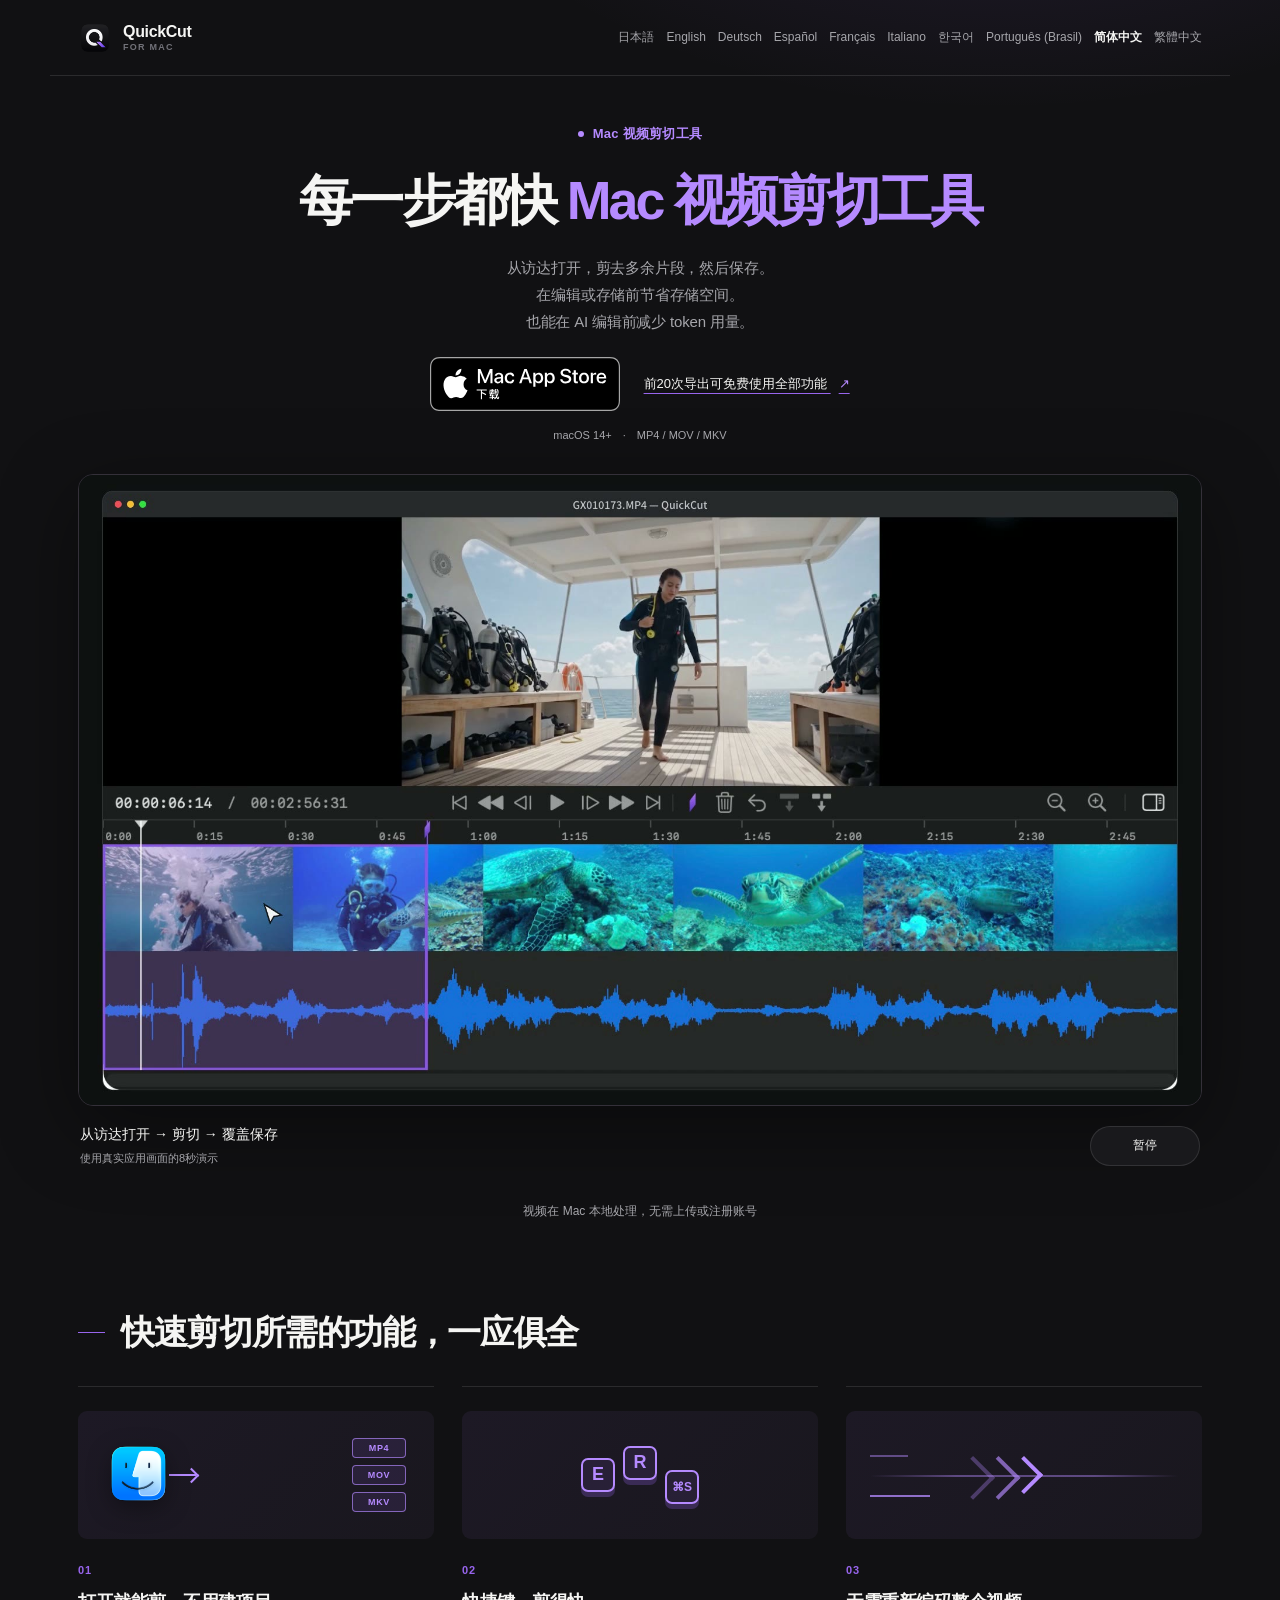
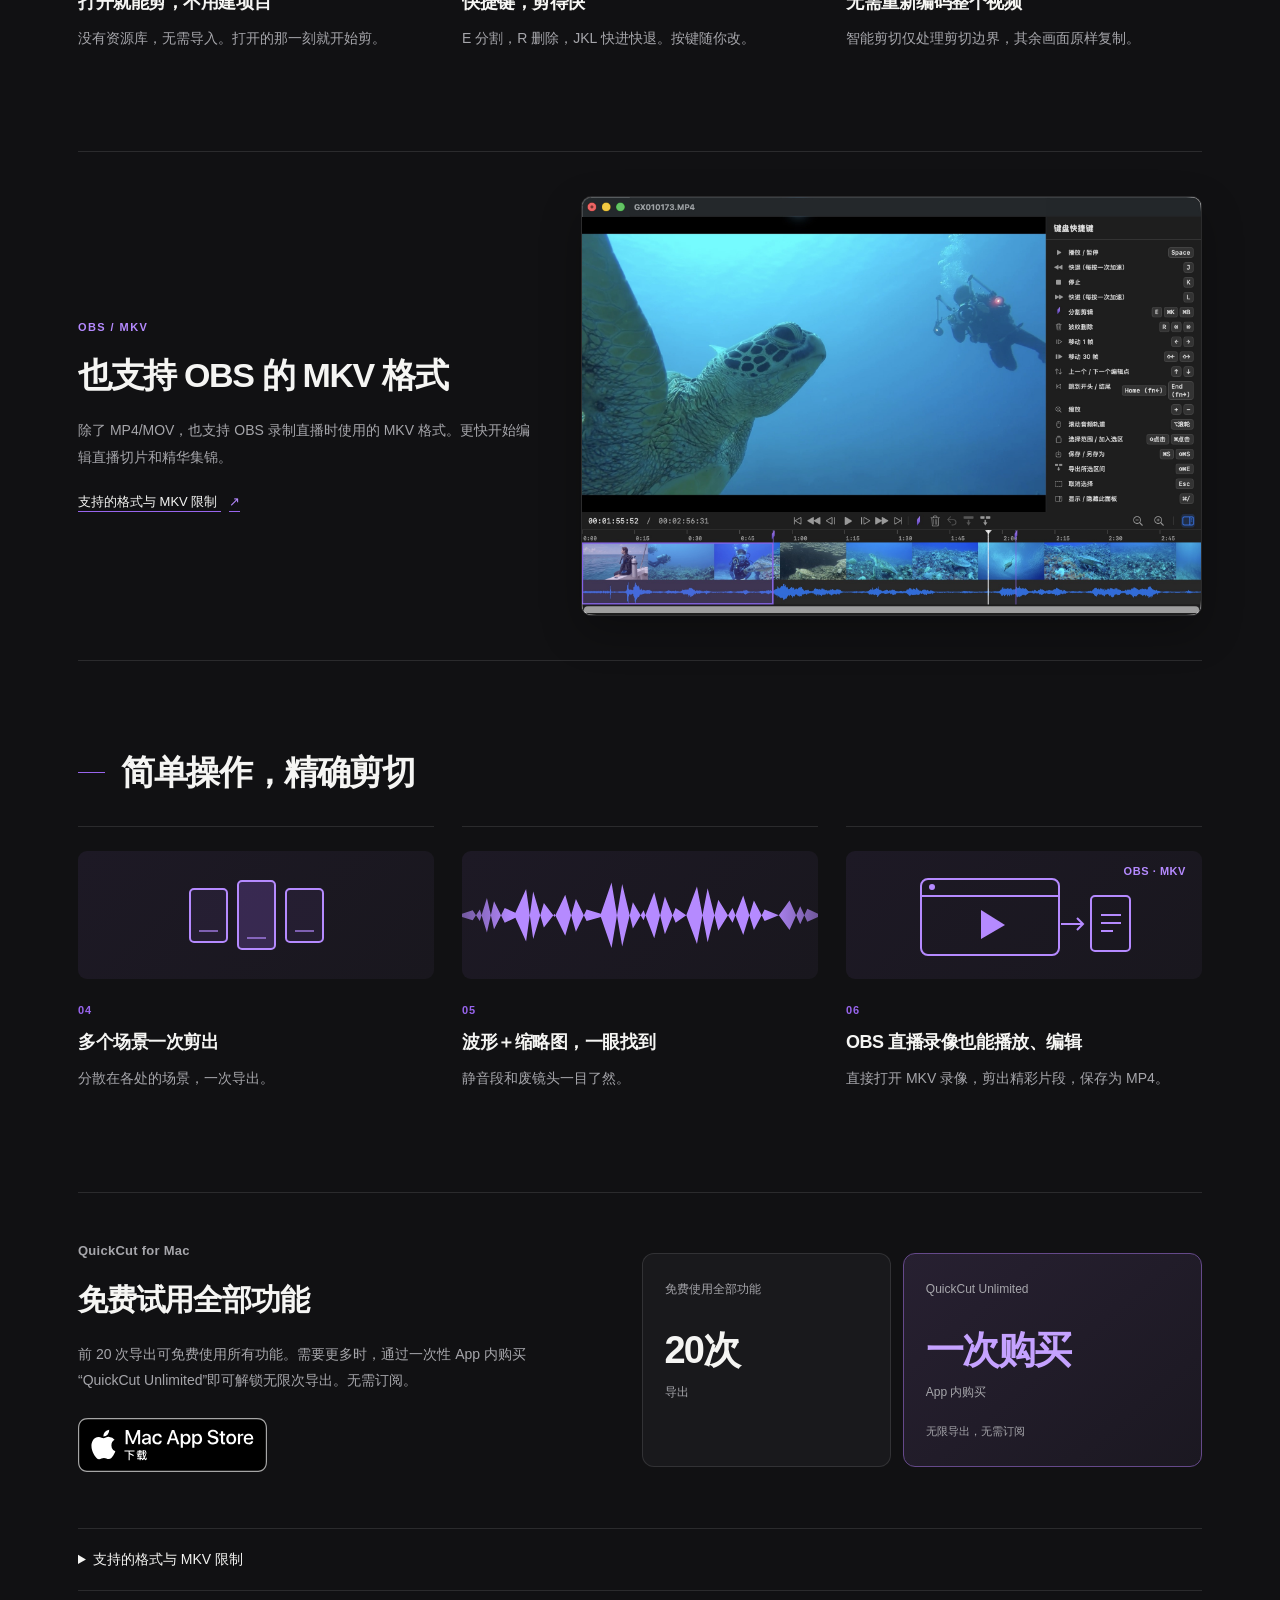
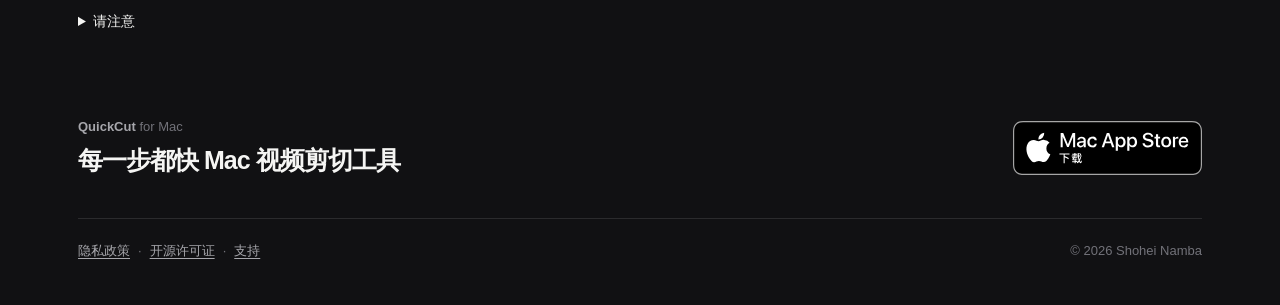
<file: zh-hans/index.html>
<!DOCTYPE html>
<html lang="zh-Hans">
<head>
<meta charset="utf-8">
<meta name="viewport" content="width=device-width, initial-scale=1">
<title>QuickCut — Mac 视频剪切工具 | MP4、MOV、MKV</title>
<meta name="description" content="在 Mac 上剪切 MP4、MOV 和 MKV 视频。用 QuickCut 播放、编辑 OBS 直播录像，截取精彩片段。前20次导出可免费使用全部功能，之后一次购买即可无限导出。">
<meta property="og:title" content="QuickCut — Mac 视频剪切工具 | MP4、MOV、MKV">
<meta property="og:description" content="在 Mac 上剪切 MP4、MOV 和 MKV 视频。用 QuickCut 播放、编辑 OBS 直播录像，截取精彩片段。前20次导出可免费使用全部功能，之后一次购买即可无限导出。">
<meta property="og:image" content="https://quickcut.app/assets/screenshot-zh-hans.jpg">
<meta name="theme-color" content="#111113">
<meta name="apple-mobile-web-app-title" content="QuickCut">
<link rel="icon" href="../assets/icon-512.png">
<link rel="apple-touch-icon" href="../assets/icon-512.png">
<script type="application/ld+json">{"@context":"https://schema.org","@type":"SoftwareApplication","name":"QuickCut","operatingSystem":"macOS 14.0 or later","applicationCategory":"MultimediaApplication","downloadUrl":"https://apps.apple.com/app/id6787743606","url":"https://quickcut.app/zh-hans/","inLanguage":"zh-Hans","description":"在 Mac 上剪切 MP4、MOV 和 MKV 视频。用 QuickCut 播放、编辑 OBS 直播录像，截取精彩片段。前20次导出可免费使用全部功能，之后一次购买即可无限导出。","screenshot":"https://quickcut.app/assets/screenshot-zh-hans.jpg"}</script>
<style>
:root { --bg:#111113; --surface:#19191c; --surface-raised:#202024; --ink:#f5f5f3; --muted:#a6a6ab; --soft:#727279; --accent:#9865ed; --accent-bright:#b58aff; --accent-faint:rgba(152,101,237,.17); --line:rgba(255,255,255,.11); --max:1180px; }
* { box-sizing:border-box; } html { background:var(--bg); }
body { margin:0; min-width:320px; background:radial-gradient(900px 530px at 78% -7%, var(--accent-faint), transparent 67%), var(--bg); color:var(--ink); font-family:-apple-system, BlinkMacSystemFont, "Hiragino Sans", "PingFang SC", "PingFang TC", "Apple SD Gothic Neo", sans-serif; line-height:1.55; -webkit-font-smoothing:antialiased; } .sr-only { position:absolute; width:1px; height:1px; padding:0; margin:-1px; overflow:hidden; clip:rect(0,0,0,0); white-space:nowrap; border:0; }
.top { height:76px; max-width:var(--max); margin:0 auto; padding:0 28px; display:flex; align-items:center; justify-content:space-between; border-bottom:1px solid var(--line); }
.brand { display:flex; align-items:center; gap:11px; color:var(--ink); text-decoration:none; } .brand img { width:34px; height:34px; border-radius:8px; }
.brand-name { display:grid; line-height:1; gap:3px; } .brand-name b { font-size:16px; letter-spacing:-.02em; } .brand-name small { color:var(--soft); font-size:9px; font-weight:700; letter-spacing:.14em; }
.language-select { position:relative; } .language-select::after { content:"⌄"; position:absolute; right:11px; top:50%; transform:translateY(-56%); color:var(--muted); pointer-events:none; }
.language-select select { appearance:none; min-width:138px; padding:8px 28px 8px 11px; border:1px solid var(--line); border-radius:7px; background:rgba(255,255,255,.04); color:var(--ink); font:500 13px inherit; cursor:pointer; } .language-select select:focus-visible { outline:2px solid var(--accent); outline-offset:2px; }
.language-links { margin-left:auto; display:flex; flex-wrap:wrap; justify-content:flex-end; gap:6px 12px; font-size:12px; } .language-links a, main nav a { color:var(--muted); text-decoration:none; } .language-links a[aria-current="page"] { color:var(--ink); font-weight:700; } main nav a { padding:9px 12px; border:1px solid var(--line); border-radius:7px; background:rgba(255,255,255,.03); } main nav a:hover { color:var(--ink); border-color:rgba(181,138,255,.48); }
section { max-width:var(--max); margin:0 auto; padding:0 28px 52px; } body.js section { display:none; } body.js section.active { display:block; }
.hero { display:grid; grid-template-columns:minmax(310px,.83fr) minmax(480px,1.35fr); gap:64px; align-items:center; min-height:590px; padding:58px 0 72px; }
.eyebrow { margin:0 0 18px; color:var(--muted); font-size:13px; font-weight:600; letter-spacing:.02em; } .eyebrow span, .cta p span { color:var(--soft); font-weight:500; }
h1 { max-width:580px; margin:0; font-size:clamp(43px,5vw,68px); line-height:1.03; letter-spacing:-.055em; } h1 em { color:var(--accent-bright); font-style:normal; }
.sub { margin:24px 0 28px; color:var(--muted); font-size:17px; letter-spacing:-.012em; } .badge { display:inline-block; } .badge img { display:block; height:54px; width:auto; transition:transform .2s ease, filter .2s ease; } .badge:hover img { transform:translateY(-2px); filter:brightness(1.13); }
.formats { display:flex; align-items:center; gap:8px; margin:22px 0 0; color:var(--soft); font-size:13px; } .formats span { width:7px; height:7px; border-radius:50%; background:var(--accent); box-shadow:0 0 0 4px var(--accent-faint); }
.requirements { color:var(--muted); font-size:12px; margin:8px 0 0; }
.visual-recording { color:var(--accent-bright); } .visual-recording svg { display:block; width:100%; height:100%; } .visual-recording > span { position:absolute; top:12px; right:16px; font-size:11px; font-weight:600; letter-spacing:.05em; }
.workflow { max-width:820px; padding:0 0 48px; } .workflow p { color:var(--muted); line-height:1.8; } .workflow .compatibility { font-size:13px; }
.hero-visual { position:relative; } .hero-visual::before { content:""; position:absolute; inset:10% -4% -10%; z-index:-1; border-radius:45%; background:radial-gradient(ellipse, rgba(40,131,225,.19), transparent 67%); filter:blur(18px); }
.shot { display:block; width:100%; height:auto; border:1px solid rgba(255,255,255,.19); border-radius:17px; box-shadow:0 34px 76px rgba(0,0,0,.53), 0 1px 0 rgba(255,255,255,.12) inset; }
.section-heading { display:flex; align-items:center; gap:16px; margin:12px 0 22px; } .section-heading > span { width:27px; height:1px; background:var(--accent); }
h2 { margin:0; font-size:clamp(25px,3vw,36px); line-height:1.17; letter-spacing:-.04em; }
.features { display:grid; grid-template-columns:repeat(3, 1fr); margin:0; padding:0; list-style:none; border-top:1px solid var(--line); border-left:1px solid var(--line); }
.features li { min-height:298px; display:grid; grid-template-rows:128px 1fr; gap:18px; padding:20px 20px 24px; overflow:hidden; border-right:1px solid var(--line); border-bottom:1px solid var(--line); background:linear-gradient(130deg, rgba(255,255,255,.035), transparent 56%); } .features li:hover .visual { border-color:rgba(181,138,255,.48); background-color:rgba(152,101,237,.09); }
.feature-copy { display:grid; align-content:start; gap:8px; } .feature-number { color:var(--accent); font-size:11px; font-weight:700; letter-spacing:.08em; } .features b { font-size:16px; line-height:1.35; letter-spacing:-.018em; } .features .feature-copy > span:last-child { color:var(--muted); font-size:14px; line-height:1.55; }
.visual { position:relative; width:100%; height:128px; overflow:hidden; border:1px solid rgba(181,138,255,.24); border-radius:10px; background:radial-gradient(circle at 50% 50%, rgba(152,101,237,.1), transparent 52%), #17151c; box-shadow:inset 0 0 0 1px rgba(0,0,0,.2); transition:border-color .25s ease, background-color .25s ease; }
.visual::after { content:""; position:absolute; inset:0; background:linear-gradient(135deg, rgba(255,255,255,.05), transparent 38%); pointer-events:none; }
.visual-open img { position:absolute; z-index:1; left:27px; top:29px; width:67px; height:67px; filter:drop-shadow(0 7px 12px rgba(0,0,0,.35)); } .visual-open em { position:absolute; left:91px; top:63px; width:27px; height:2px; background:var(--accent-bright); } .visual-open em::after { content:""; position:absolute; right:-1px; top:-4px; width:9px; height:9px; border-top:2px solid var(--accent-bright); border-right:2px solid var(--accent-bright); transform:rotate(45deg); } .visual-open span { position:absolute; right:28px; display:grid; place-items:center; width:54px; height:20px; border:1px solid rgba(181,138,255,.66); border-radius:4px; background:rgba(152,101,237,.12); color:var(--accent-bright); font:700 9px/1 -apple-system, sans-serif; letter-spacing:.07em; } .visual-open span:nth-of-type(1) { top:27px; } .visual-open span:nth-of-type(2) { top:54px; } .visual-open span:nth-of-type(3) { top:81px; }
.visual-keys { display:flex; align-items:center; justify-content:center; gap:8px; } .visual-keys i { width:34px; height:34px; border:2px solid var(--accent-bright); border-radius:7px; background:rgba(152,101,237,.1); box-shadow:0 5px 0 rgba(152,101,237,.25); } .visual-keys i:nth-child(2) { transform:translateY(-12px); } .visual-keys i:nth-child(3) { transform:translateY(12px); }
.visual-speed i { position:absolute; left:50%; top:50%; width:27px; height:27px; transform:translate(-50%,-50%) rotate(45deg); border-top:4px solid var(--accent-bright); border-right:4px solid var(--accent-bright); } .visual-speed i::before, .visual-speed i::after { content:""; position:absolute; width:27px; height:27px; border-top:4px solid var(--accent-bright); border-right:4px solid var(--accent-bright); } .visual-speed i::before { left:-18px; top:14px; opacity:.66; } .visual-speed i::after { left:-36px; top:32px; opacity:.32; } .visual-speed span { position:absolute; left:24px; right:24px; top:50%; height:2px; background:linear-gradient(90deg, transparent, rgba(181,138,255,.43) 28%, rgba(181,138,255,.43) 73%, transparent); } .visual-speed span::before, .visual-speed span::after { content:""; position:absolute; left:0; height:2px; background:var(--accent-bright); } .visual-speed span::before { top:-20px; width:38px; opacity:.45; } .visual-speed span::after { top:20px; width:60px; opacity:.76; }
.visual-scenes { display:flex; align-items:center; justify-content:center; gap:9px; } .visual-scenes i { position:relative; width:39px; height:55px; border:2px solid var(--accent-bright); border-radius:5px; background:rgba(152,101,237,.08); } .visual-scenes i:nth-child(2) { height:70px; background:rgba(152,101,237,.23); } .visual-scenes i::after { content:""; position:absolute; left:8px; right:8px; bottom:9px; height:2px; background:rgba(181,138,255,.62); }
.visual-wave i { position:absolute; inset:23px 0; display:block; background:linear-gradient(90deg, rgba(181,138,255,.56), var(--accent-bright) 14%, var(--accent-bright) 86%, rgba(181,138,255,.56)); clip-path:polygon(0 48%, 3% 44%, 5% 57%, 7% 29%, 9% 67%, 12% 41%, 15% 47%, 18% 18%, 20% 79%, 23% 35%, 26% 52%, 29% 25%, 32% 70%, 35% 43%, 39% 48%, 42% 10%, 45% 88%, 48% 34%, 51% 56%, 54% 22%, 57% 73%, 60% 41%, 63% 50%, 66% 15%, 69% 83%, 72% 31%, 76% 59%, 79% 26%, 82% 68%, 85% 43%, 89% 50%, 92% 32%, 95% 61%, 97% 42%, 100% 48%, 100% 52%, 97% 58%, 95% 39%, 92% 68%, 89% 50%, 85% 57%, 82% 32%, 79% 74%, 76% 41%, 72% 69%, 69% 17%, 66% 85%, 63% 50%, 60% 59%, 57% 27%, 54% 78%, 51% 44%, 48% 66%, 45% 12%, 42% 90%, 39% 52%, 35% 57%, 32% 30%, 29% 75%, 26% 48%, 23% 65%, 20% 21%, 18% 82%, 15% 53%, 12% 59%, 9% 33%, 7% 71%, 5% 43%, 3% 56%, 0 52%); }
.visual-save i { position:absolute; left:31px; top:25px; width:48px; height:71px; border:2px solid var(--accent-bright); border-radius:5px; background:rgba(152,101,237,.12); } .visual-save i::before { content:""; position:absolute; left:10px; right:10px; top:15px; height:2px; background:var(--accent-bright); box-shadow:0 10px 0 rgba(181,138,255,.58), 0 20px 0 rgba(181,138,255,.32); } .visual-save b { position:absolute; left:91px; top:62px; width:46px; height:2px; background:var(--accent-bright); } .visual-save b::after { content:""; position:absolute; right:-1px; top:-5px; width:11px; height:11px; border-top:2px solid var(--accent-bright); border-right:2px solid var(--accent-bright); transform:rotate(45deg); } .visual-save span { position:absolute; right:31px; top:42px; width:28px; height:42px; border:2px solid var(--accent-bright); border-radius:4px; background:rgba(152,101,237,.25); } .visual-save span::before { content:""; position:absolute; left:7px; right:7px; top:12px; height:2px; background:var(--accent-bright); }
.detail { margin:82px 0; } .detail > div { position:relative; overflow:hidden; border:1px solid var(--line); border-radius:17px; background:var(--surface); box-shadow:0 24px 65px rgba(0,0,0,.38); } .detail img { display:block; width:100%; height:auto; }
.pricing { display:grid; grid-template-columns:minmax(180px,.7fr) minmax(380px,1.3fr); gap:44px; align-items:start; padding:39px 0; border-top:1px solid var(--line); border-bottom:1px solid var(--line); } .pricing h2 { font-size:31px; }
.price { margin:0; color:var(--ink); font-size:18px; line-height:1.6; letter-spacing:-.018em; }
.notes-block { display:grid; grid-template-columns:minmax(180px,.7fr) minmax(380px,1.3fr); gap:44px; padding:40px 0 10px; } .notes-block h2 { font-size:22px; } .notes { margin:0; padding:0; list-style:none; color:var(--muted); font-size:14px; } .notes li { position:relative; padding:0 0 13px 18px; } .notes li::before { content:""; position:absolute; width:5px; height:5px; left:0; top:.62em; border-radius:50%; background:var(--soft); }
.cta { display:flex; align-items:center; justify-content:space-between; gap:30px; margin:72px 0 42px; padding:31px 34px; border:1px solid rgba(181,138,255,.38); border-radius:14px; background:linear-gradient(106deg, rgba(152,101,237,.21), rgba(152,101,237,.04) 60%, transparent); } .cta p { margin:0 0 5px; color:var(--muted); font-size:13px; font-weight:600; } .cta h2 { max-width:660px; font-size:27px; }
footer { display:flex; flex-wrap:wrap; gap:8px; padding:22px 0 4px; border-top:1px solid var(--line); color:var(--soft); font-size:13px; } footer a { color:var(--muted); text-underline-offset:3px; } footer a:hover { color:var(--ink); } footer span { margin-left:auto; }
@media (max-width:850px) { .hero { grid-template-columns:1fr; gap:42px; padding-top:50px; } .hero-text { max-width:600px; } .features { grid-template-columns:repeat(2, 1fr); } }
@media (max-width:600px) { .top { height:auto; min-height:66px; padding:12px 18px; align-items:flex-start; gap:14px; } .language-links { margin-left:0; justify-content:flex-start; } .brand img { width:31px; height:31px; } .language-select select { min-width:0; width:118px; } section { padding:0 18px 38px; } .hero { min-height:0; padding:42px 0 52px; gap:33px; } h1 { font-size:clamp(39px,12vw,54px); } .sub { font-size:16px; } .features { grid-template-columns:1fr; } .features li { min-height:145px; padding:21px 18px; } .detail { margin:54px 0; } .pricing, .notes-block { grid-template-columns:1fr; gap:16px; padding:30px 0; } .price { font-size:16px; } .cta { display:block; margin:48px 0 31px; padding:25px 22px; } .cta .badge { margin-top:22px; } .cta h2 { font-size:24px; } footer span { width:100%; margin:5px 0 0; } }
@media (prefers-reduced-motion:reduce) { *,*::before,*::after { scroll-behavior:auto !important; transition:none !important; } }
</style>
<meta property="og:type" content="website">
<meta property="og:url" content="https://quickcut.app/zh-hans/">
<link rel="canonical" href="https://quickcut.app/zh-hans/">
<link rel="alternate" hreflang="ja" href="https://quickcut.app/ja/">
<link rel="alternate" hreflang="en" href="https://quickcut.app/en/">
<link rel="alternate" hreflang="de" href="https://quickcut.app/de/">
<link rel="alternate" hreflang="es" href="https://quickcut.app/es/">
<link rel="alternate" hreflang="fr" href="https://quickcut.app/fr/">
<link rel="alternate" hreflang="it" href="https://quickcut.app/it/">
<link rel="alternate" hreflang="ko" href="https://quickcut.app/ko/">
<link rel="alternate" hreflang="pt-BR" href="https://quickcut.app/pt-br/">
<link rel="alternate" hreflang="zh-Hans" href="https://quickcut.app/zh-hans/">
<link rel="alternate" hreflang="zh-Hant" href="https://quickcut.app/zh-hant/">
<link rel="alternate" hreflang="x-default" href="https://quickcut.app/en/">
<script src="../assets/landing-page-language.js" data-auto-language="false"></script>
<link rel="stylesheet" href="../assets/landing-page.css">
<link rel="preload" as="image" href="../assets/quickcut-demo-zh-hans-poster.jpg" fetchpriority="high">
</head>

<body>
<div class="top"><a class="brand" href="../zh-hans/" data-language="zh-Hans" aria-label="QuickCut home"><img src="../assets/icon-512.png" alt=""><span class="brand-name"><b>QuickCut</b><small>FOR MAC</small></span></a><nav class="language-links" aria-label="Language"><a href="../ja/" data-language="ja">日本語</a> <a href="../en/" data-language="en">English</a> <a href="../de/" data-language="de">Deutsch</a> <a href="../es/" data-language="es">Español</a> <a href="../fr/" data-language="fr">Français</a> <a href="../it/" data-language="it">Italiano</a> <a href="../ko/" data-language="ko">한국어</a> <a href="../pt-br/" data-language="pt-BR">Português (Brasil)</a> <a href="../zh-hans/" data-language="zh-Hans" aria-current="page">简体中文</a> <a href="../zh-hant/" data-language="zh-Hant">繁體中文</a></nav></div>

<main id="zh-Hans" lang="zh-Hans" class="landing">
<header class="hero">
  <div class="hero-text">
    <p class="eyebrow"><span class="status-dot" aria-hidden="true"></span>Mac 视频剪切工具</p>
    <h1><span class="headline-lead">每一步都快</span> <em>Mac 视频剪切工具</em></h1>
    <p class="sub">从访达打开，剪去多余片段，然后保存。<br>在编辑或存储前节省存储空间。<br>也能在 AI 编辑前减少 token 用量。</p>
    <div class="hero-actions"><a class="badge" href="https://apps.apple.com/app/id6787743606"><img src="../assets/badge-zh-cn.svg" alt="Mac App Store" height="60"></a><a class="trial-link" href="#pricing">前20次导出可免费使用全部功能 <span aria-hidden="true">↗</span></a></div>
    <p class="requirements">macOS 14+ <span aria-hidden="true">·</span> MP4 / MOV / MKV</p>
  </div>
</header>
<figure class="demo" aria-labelledby="demo-caption">
  <div class="demo-screen">
    <video id="product-demo" width="1920" height="1080" muted loop playsinline controls preload="none" poster="../assets/quickcut-demo-zh-hans-poster.jpg" aria-label="从访达打开 → 剪切 → 覆盖保存">
      <source data-src="../assets/quickcut-demo-zh-hans-1080p.mp4" type="video/mp4">
      <a href="../assets/quickcut-demo-zh-hans-1080p.mp4">打开演示视频</a>
    </video>
  </div>
  <figcaption id="demo-caption"><div><strong>从访达打开 → 剪切 → 覆盖保存</strong><span>使用真实应用画面的8秒演示</span></div><button class="demo-toggle" type="button" hidden aria-controls="product-demo" data-play="播放演示" data-pause="暂停">播放演示</button><noscript><a href="../assets/quickcut-demo-zh-hans-1080p.mp4">打开演示视频</a></noscript></figcaption>
</figure>
<p class="local-note">视频在 Mac 本地处理，无需上传或注册账号</p>
<div class="section-heading"><span></span><h2>快速剪切所需的功能，一应俱全</h2></div>
<ul class="features">
<li class="feature feature-nofile">
  <div class="visual visual-open" aria-hidden="true"><img src="../assets/finder-icon.png" alt=""><em></em><span>MP4</span><span>MOV</span><span>MKV</span></div>
  <div class="feature-copy"><span class="feature-number" aria-hidden="true">01</span><h3>打开就能剪，不用建项目</h3><span>没有资源库，无需导入。打开的那一刻就开始剪。</span></div>
</li>
<li class="feature feature-keyboard">
  <div class="visual visual-keys" aria-hidden="true"><i></i><i></i><i></i></div>
  <div class="feature-copy"><span class="feature-number" aria-hidden="true">02</span><h3>快捷键，剪得快</h3><span>E 分割，R 删除，JKL 快进快退。按键随你改。</span></div>
</li>
<li class="feature feature-wave">
  <div class="visual visual-speed" aria-hidden="true"><i></i><span></span></div>
  <div class="feature-copy"><span class="feature-number" aria-hidden="true">03</span><h3>无需重新编码整个视频</h3><span>智能剪切仅处理剪切边界，其余画面原样复制。</span></div>
</li>
</ul>
<div class="workflow" id="obs-mkv">
  <div class="workflow-copy"><p class="eyebrow">OBS / MKV</p><h2>也支持 OBS 的 MKV 格式</h2>
  <p>除了 MP4/MOV，也支持 OBS 录制直播时使用的 MKV 格式。更快开始编辑直播切片和精华集锦。</p>
  <a class="text-link" href="#format-details">支持的格式与 MKV 限制 <span aria-hidden="true">↗</span></a></div>
  <figure class="detail"><img src="../assets/screenshot2-zh-hans.jpg" alt="QuickCut 时间轴，显示两个编辑点和一个选中的片段" width="2000" height="1348" loading="lazy"></figure>
</div>
<div class="section-heading"><span></span><h2>简单操作，精确剪切</h2></div>
<ul class="features secondary-features"><li class="feature feature-multiscene">
  <div class="visual visual-scenes" aria-hidden="true"><i></i><i></i><i></i></div>
  <div class="feature-copy"><span class="feature-number" aria-hidden="true">04</span><h3>多个场景一次剪出</h3><span>分散在各处的场景，一次导出。</span></div>
</li>
<li class="feature feature-search">
  <div class="visual visual-wave" aria-hidden="true"><i></i></div>
  <div class="feature-copy"><span class="feature-number" aria-hidden="true">05</span><h3>波形＋缩略图，一眼找到</h3><span>静音段和废镜头一目了然。</span></div>
</li>
<li class="feature feature-recording">
  <div class="visual visual-recording" aria-hidden="true"><svg viewBox="0 0 280 128" fill="none"><rect x="37" y="28" width="138" height="76" rx="7" stroke="currentColor" stroke-width="2"/><path d="M37 45H175" stroke="currentColor" stroke-width="2"/><circle cx="48" cy="36" r="3" fill="currentColor"/><path d="M97 59L97 88L121 74Z" fill="currentColor"/><path d="M177 73H199M193 67L199 73L193 79" stroke="currentColor" stroke-width="2"/><rect x="207" y="45" width="39" height="55" rx="4" stroke="currentColor" stroke-width="2"/><path d="M217 64H237M217 72H237M217 80H229" stroke="currentColor" stroke-width="2"/></svg><span>OBS · MKV</span></div>
  <div class="feature-copy"><span class="feature-number" aria-hidden="true">06</span><h3>OBS 直播录像也能播放、编辑</h3><span>直接打开 MKV 录像，剪出精彩片段，保存为 MP4。</span></div>
</li></ul>
<div class="pricing" id="pricing">
  <div class="pricing-intro"><p class="eyebrow">QuickCut for Mac</p><h2>免费试用全部功能</h2><p>前 20 次导出可免费使用所有功能。需要更多时，通过一次性 App 内购买“QuickCut Unlimited”即可解锁无限次导出。无需订阅。</p><a class="badge" href="https://apps.apple.com/app/id6787743606"><img src="../assets/badge-zh-cn.svg" alt="Mac App Store" height="60"></a></div>
  <div class="price-options">
    <div class="price-option"><h3>免费使用全部功能</h3><p class="price-value">20次</p><p>导出</p></div>
    <div class="price-option unlimited"><h3>QuickCut Unlimited</h3><p class="price-value">一次购买</p><p>App 内购买</p><small>无限导出，无需订阅</small></div>
  </div>
</div>
<div class="notes-block" id="format-details">
  <details><summary>支持的格式与 MKV 限制</summary><p>支持 MP4 / MOV / MKV，也能打开 OBS 直播录像</p><p>支持 H.264/HEVC 视频与 AAC 音频的录像。不支持覆盖原始 MKV 文件。VP9 不受支持，AV1 取决于 Mac 的解码器。导入前会列出不支持的音轨和字幕，供你确认哪些内容将被移除。</p></details>
  <details><summary>请注意</summary><ul class="notes"><li>QuickCut 只做剪切。不能加标题、特效或配乐</li>
<li>MKV 文件会保存为 MP4，不能替换原 MKV 文件</li>
<li>VP9 和 AV1 视频在部分 Mac 上可能无法打开</li></ul></details>
</div>
<div class="cta"><div><p>QuickCut <span>for Mac</span></p><h2>每一步都快 Mac 视频剪切工具</h2></div><a class="badge" href="https://apps.apple.com/app/id6787743606"><img src="../assets/badge-zh-cn.svg" alt="Mac App Store" height="60"></a></div>
<footer>
  <a href="../privacy.html#zh-Hans">隐私政策</a> · <a href="../licenses.html">开源许可证</a> · <a href="mailto:quickcut.app.help@gmail.com?subject=QuickCut">支持</a>
  <span>© 2026 Shohei Namba</span>
</footer>
</main>
<script src="../assets/landing-page-demo.js" defer></script>
</body>
</html>
</file>
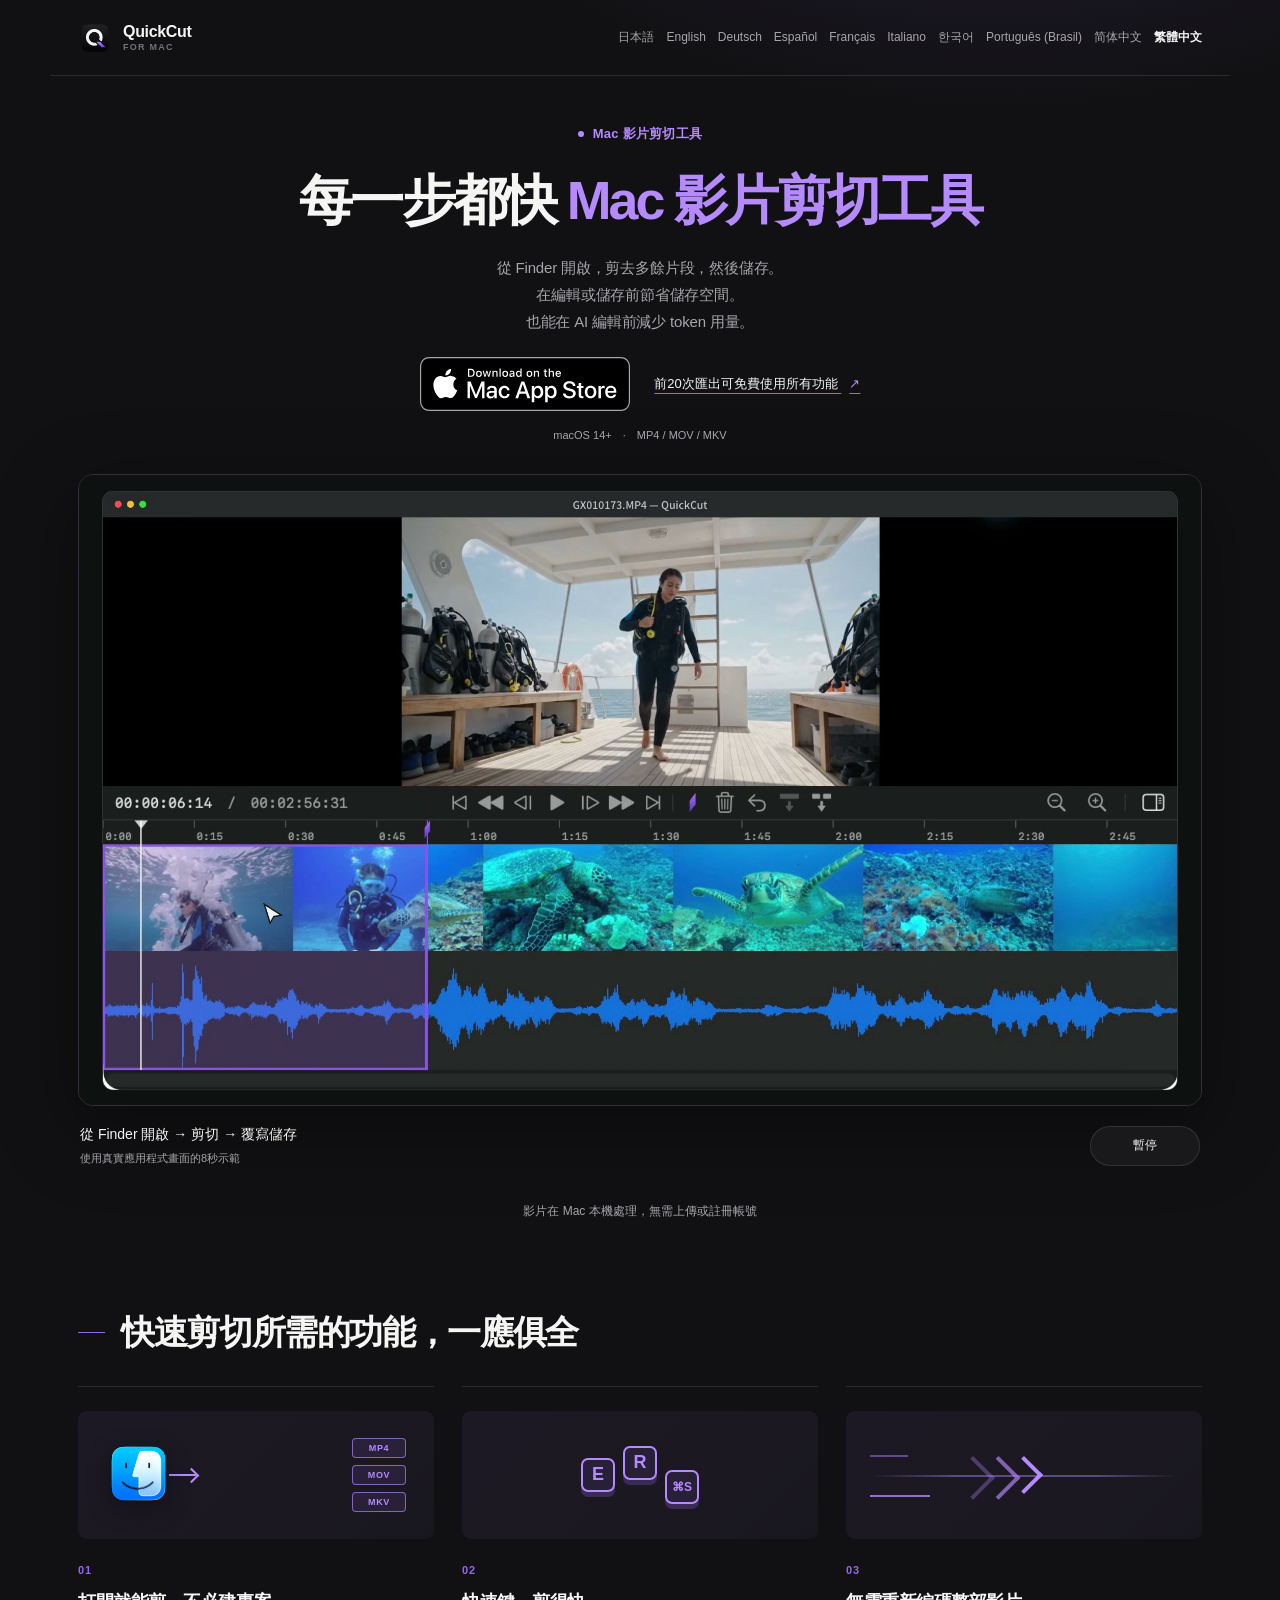
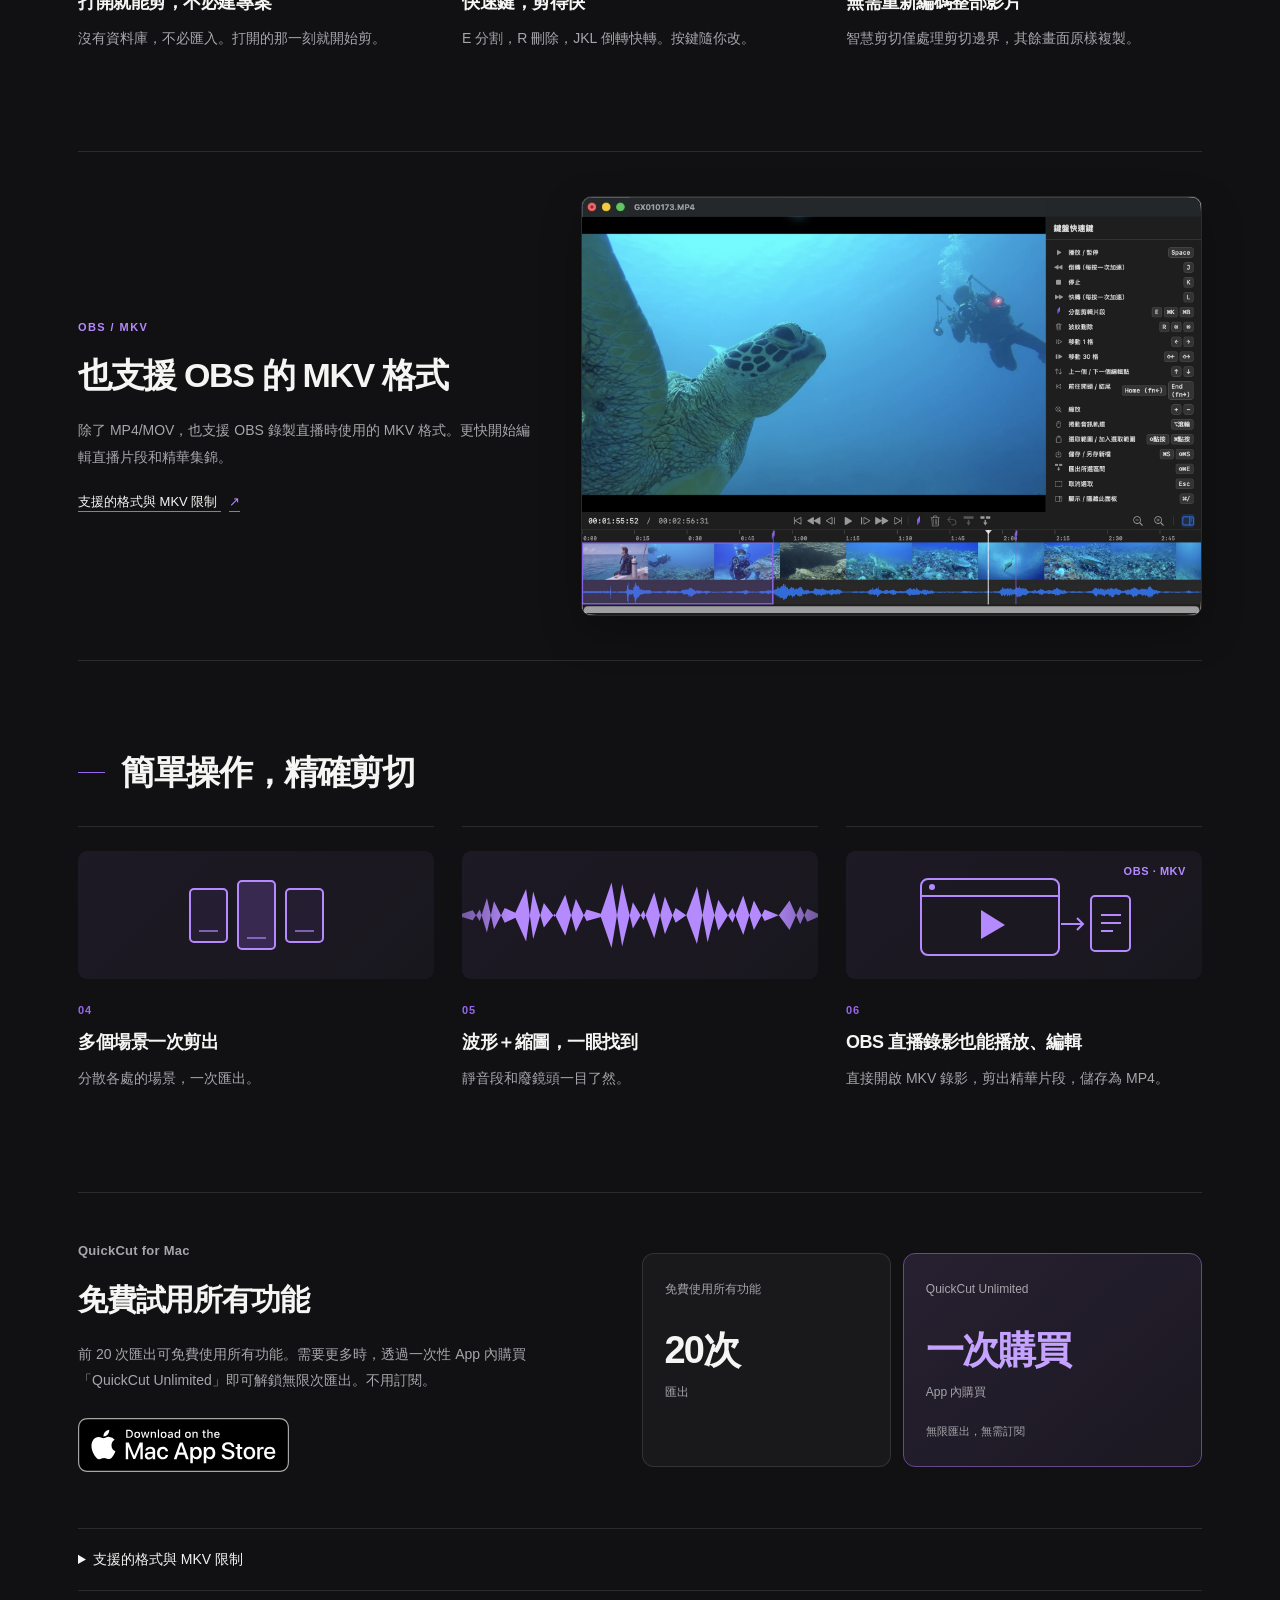
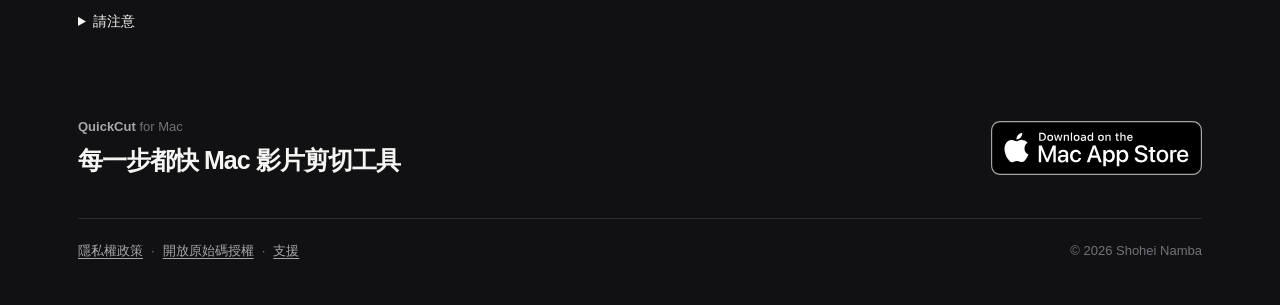
<file: zh-hant/index.html>
<!DOCTYPE html>
<html lang="zh-Hant">
<head>
<meta charset="utf-8">
<meta name="viewport" content="width=device-width, initial-scale=1">
<title>QuickCut — Mac 影片剪輯工具 | MP4、MOV、MKV</title>
<meta name="description" content="在 Mac 上剪切 MP4、MOV 和 MKV 影片。用 QuickCut 播放、編輯 OBS 直播錄影，擷取精華片段。前20次匯出可免費使用所有功能，之後一次購買即可無限匯出。">
<meta property="og:title" content="QuickCut — Mac 影片剪輯工具 | MP4、MOV、MKV">
<meta property="og:description" content="在 Mac 上剪切 MP4、MOV 和 MKV 影片。用 QuickCut 播放、編輯 OBS 直播錄影，擷取精華片段。前20次匯出可免費使用所有功能，之後一次購買即可無限匯出。">
<meta property="og:image" content="https://quickcut.app/assets/screenshot-zh-hant.jpg">
<meta name="theme-color" content="#111113">
<meta name="apple-mobile-web-app-title" content="QuickCut">
<link rel="icon" href="../assets/icon-512.png">
<link rel="apple-touch-icon" href="../assets/icon-512.png">
<script type="application/ld+json">{"@context":"https://schema.org","@type":"SoftwareApplication","name":"QuickCut","operatingSystem":"macOS 14.0 or later","applicationCategory":"MultimediaApplication","downloadUrl":"https://apps.apple.com/app/id6787743606","url":"https://quickcut.app/zh-hant/","inLanguage":"zh-Hant","description":"在 Mac 上剪切 MP4、MOV 和 MKV 影片。用 QuickCut 播放、編輯 OBS 直播錄影，擷取精華片段。前20次匯出可免費使用所有功能，之後一次購買即可無限匯出。","screenshot":"https://quickcut.app/assets/screenshot-zh-hant.jpg"}</script>
<style>
:root { --bg:#111113; --surface:#19191c; --surface-raised:#202024; --ink:#f5f5f3; --muted:#a6a6ab; --soft:#727279; --accent:#9865ed; --accent-bright:#b58aff; --accent-faint:rgba(152,101,237,.17); --line:rgba(255,255,255,.11); --max:1180px; }
* { box-sizing:border-box; } html { background:var(--bg); }
body { margin:0; min-width:320px; background:radial-gradient(900px 530px at 78% -7%, var(--accent-faint), transparent 67%), var(--bg); color:var(--ink); font-family:-apple-system, BlinkMacSystemFont, "Hiragino Sans", "PingFang SC", "PingFang TC", "Apple SD Gothic Neo", sans-serif; line-height:1.55; -webkit-font-smoothing:antialiased; } .sr-only { position:absolute; width:1px; height:1px; padding:0; margin:-1px; overflow:hidden; clip:rect(0,0,0,0); white-space:nowrap; border:0; }
.top { height:76px; max-width:var(--max); margin:0 auto; padding:0 28px; display:flex; align-items:center; justify-content:space-between; border-bottom:1px solid var(--line); }
.brand { display:flex; align-items:center; gap:11px; color:var(--ink); text-decoration:none; } .brand img { width:34px; height:34px; border-radius:8px; }
.brand-name { display:grid; line-height:1; gap:3px; } .brand-name b { font-size:16px; letter-spacing:-.02em; } .brand-name small { color:var(--soft); font-size:9px; font-weight:700; letter-spacing:.14em; }
.language-select { position:relative; } .language-select::after { content:"⌄"; position:absolute; right:11px; top:50%; transform:translateY(-56%); color:var(--muted); pointer-events:none; }
.language-select select { appearance:none; min-width:138px; padding:8px 28px 8px 11px; border:1px solid var(--line); border-radius:7px; background:rgba(255,255,255,.04); color:var(--ink); font:500 13px inherit; cursor:pointer; } .language-select select:focus-visible { outline:2px solid var(--accent); outline-offset:2px; }
.language-links { margin-left:auto; display:flex; flex-wrap:wrap; justify-content:flex-end; gap:6px 12px; font-size:12px; } .language-links a, main nav a { color:var(--muted); text-decoration:none; } .language-links a[aria-current="page"] { color:var(--ink); font-weight:700; } main nav a { padding:9px 12px; border:1px solid var(--line); border-radius:7px; background:rgba(255,255,255,.03); } main nav a:hover { color:var(--ink); border-color:rgba(181,138,255,.48); }
section { max-width:var(--max); margin:0 auto; padding:0 28px 52px; } body.js section { display:none; } body.js section.active { display:block; }
.hero { display:grid; grid-template-columns:minmax(310px,.83fr) minmax(480px,1.35fr); gap:64px; align-items:center; min-height:590px; padding:58px 0 72px; }
.eyebrow { margin:0 0 18px; color:var(--muted); font-size:13px; font-weight:600; letter-spacing:.02em; } .eyebrow span, .cta p span { color:var(--soft); font-weight:500; }
h1 { max-width:580px; margin:0; font-size:clamp(43px,5vw,68px); line-height:1.03; letter-spacing:-.055em; } h1 em { color:var(--accent-bright); font-style:normal; }
.sub { margin:24px 0 28px; color:var(--muted); font-size:17px; letter-spacing:-.012em; } .badge { display:inline-block; } .badge img { display:block; height:54px; width:auto; transition:transform .2s ease, filter .2s ease; } .badge:hover img { transform:translateY(-2px); filter:brightness(1.13); }
.formats { display:flex; align-items:center; gap:8px; margin:22px 0 0; color:var(--soft); font-size:13px; } .formats span { width:7px; height:7px; border-radius:50%; background:var(--accent); box-shadow:0 0 0 4px var(--accent-faint); }
.requirements { color:var(--muted); font-size:12px; margin:8px 0 0; }
.visual-recording { color:var(--accent-bright); } .visual-recording svg { display:block; width:100%; height:100%; } .visual-recording > span { position:absolute; top:12px; right:16px; font-size:11px; font-weight:600; letter-spacing:.05em; }
.workflow { max-width:820px; padding:0 0 48px; } .workflow p { color:var(--muted); line-height:1.8; } .workflow .compatibility { font-size:13px; }
.hero-visual { position:relative; } .hero-visual::before { content:""; position:absolute; inset:10% -4% -10%; z-index:-1; border-radius:45%; background:radial-gradient(ellipse, rgba(40,131,225,.19), transparent 67%); filter:blur(18px); }
.shot { display:block; width:100%; height:auto; border:1px solid rgba(255,255,255,.19); border-radius:17px; box-shadow:0 34px 76px rgba(0,0,0,.53), 0 1px 0 rgba(255,255,255,.12) inset; }
.section-heading { display:flex; align-items:center; gap:16px; margin:12px 0 22px; } .section-heading > span { width:27px; height:1px; background:var(--accent); }
h2 { margin:0; font-size:clamp(25px,3vw,36px); line-height:1.17; letter-spacing:-.04em; }
.features { display:grid; grid-template-columns:repeat(3, 1fr); margin:0; padding:0; list-style:none; border-top:1px solid var(--line); border-left:1px solid var(--line); }
.features li { min-height:298px; display:grid; grid-template-rows:128px 1fr; gap:18px; padding:20px 20px 24px; overflow:hidden; border-right:1px solid var(--line); border-bottom:1px solid var(--line); background:linear-gradient(130deg, rgba(255,255,255,.035), transparent 56%); } .features li:hover .visual { border-color:rgba(181,138,255,.48); background-color:rgba(152,101,237,.09); }
.feature-copy { display:grid; align-content:start; gap:8px; } .feature-number { color:var(--accent); font-size:11px; font-weight:700; letter-spacing:.08em; } .features b { font-size:16px; line-height:1.35; letter-spacing:-.018em; } .features .feature-copy > span:last-child { color:var(--muted); font-size:14px; line-height:1.55; }
.visual { position:relative; width:100%; height:128px; overflow:hidden; border:1px solid rgba(181,138,255,.24); border-radius:10px; background:radial-gradient(circle at 50% 50%, rgba(152,101,237,.1), transparent 52%), #17151c; box-shadow:inset 0 0 0 1px rgba(0,0,0,.2); transition:border-color .25s ease, background-color .25s ease; }
.visual::after { content:""; position:absolute; inset:0; background:linear-gradient(135deg, rgba(255,255,255,.05), transparent 38%); pointer-events:none; }
.visual-open img { position:absolute; z-index:1; left:27px; top:29px; width:67px; height:67px; filter:drop-shadow(0 7px 12px rgba(0,0,0,.35)); } .visual-open em { position:absolute; left:91px; top:63px; width:27px; height:2px; background:var(--accent-bright); } .visual-open em::after { content:""; position:absolute; right:-1px; top:-4px; width:9px; height:9px; border-top:2px solid var(--accent-bright); border-right:2px solid var(--accent-bright); transform:rotate(45deg); } .visual-open span { position:absolute; right:28px; display:grid; place-items:center; width:54px; height:20px; border:1px solid rgba(181,138,255,.66); border-radius:4px; background:rgba(152,101,237,.12); color:var(--accent-bright); font:700 9px/1 -apple-system, sans-serif; letter-spacing:.07em; } .visual-open span:nth-of-type(1) { top:27px; } .visual-open span:nth-of-type(2) { top:54px; } .visual-open span:nth-of-type(3) { top:81px; }
.visual-keys { display:flex; align-items:center; justify-content:center; gap:8px; } .visual-keys i { width:34px; height:34px; border:2px solid var(--accent-bright); border-radius:7px; background:rgba(152,101,237,.1); box-shadow:0 5px 0 rgba(152,101,237,.25); } .visual-keys i:nth-child(2) { transform:translateY(-12px); } .visual-keys i:nth-child(3) { transform:translateY(12px); }
.visual-speed i { position:absolute; left:50%; top:50%; width:27px; height:27px; transform:translate(-50%,-50%) rotate(45deg); border-top:4px solid var(--accent-bright); border-right:4px solid var(--accent-bright); } .visual-speed i::before, .visual-speed i::after { content:""; position:absolute; width:27px; height:27px; border-top:4px solid var(--accent-bright); border-right:4px solid var(--accent-bright); } .visual-speed i::before { left:-18px; top:14px; opacity:.66; } .visual-speed i::after { left:-36px; top:32px; opacity:.32; } .visual-speed span { position:absolute; left:24px; right:24px; top:50%; height:2px; background:linear-gradient(90deg, transparent, rgba(181,138,255,.43) 28%, rgba(181,138,255,.43) 73%, transparent); } .visual-speed span::before, .visual-speed span::after { content:""; position:absolute; left:0; height:2px; background:var(--accent-bright); } .visual-speed span::before { top:-20px; width:38px; opacity:.45; } .visual-speed span::after { top:20px; width:60px; opacity:.76; }
.visual-scenes { display:flex; align-items:center; justify-content:center; gap:9px; } .visual-scenes i { position:relative; width:39px; height:55px; border:2px solid var(--accent-bright); border-radius:5px; background:rgba(152,101,237,.08); } .visual-scenes i:nth-child(2) { height:70px; background:rgba(152,101,237,.23); } .visual-scenes i::after { content:""; position:absolute; left:8px; right:8px; bottom:9px; height:2px; background:rgba(181,138,255,.62); }
.visual-wave i { position:absolute; inset:23px 0; display:block; background:linear-gradient(90deg, rgba(181,138,255,.56), var(--accent-bright) 14%, var(--accent-bright) 86%, rgba(181,138,255,.56)); clip-path:polygon(0 48%, 3% 44%, 5% 57%, 7% 29%, 9% 67%, 12% 41%, 15% 47%, 18% 18%, 20% 79%, 23% 35%, 26% 52%, 29% 25%, 32% 70%, 35% 43%, 39% 48%, 42% 10%, 45% 88%, 48% 34%, 51% 56%, 54% 22%, 57% 73%, 60% 41%, 63% 50%, 66% 15%, 69% 83%, 72% 31%, 76% 59%, 79% 26%, 82% 68%, 85% 43%, 89% 50%, 92% 32%, 95% 61%, 97% 42%, 100% 48%, 100% 52%, 97% 58%, 95% 39%, 92% 68%, 89% 50%, 85% 57%, 82% 32%, 79% 74%, 76% 41%, 72% 69%, 69% 17%, 66% 85%, 63% 50%, 60% 59%, 57% 27%, 54% 78%, 51% 44%, 48% 66%, 45% 12%, 42% 90%, 39% 52%, 35% 57%, 32% 30%, 29% 75%, 26% 48%, 23% 65%, 20% 21%, 18% 82%, 15% 53%, 12% 59%, 9% 33%, 7% 71%, 5% 43%, 3% 56%, 0 52%); }
.visual-save i { position:absolute; left:31px; top:25px; width:48px; height:71px; border:2px solid var(--accent-bright); border-radius:5px; background:rgba(152,101,237,.12); } .visual-save i::before { content:""; position:absolute; left:10px; right:10px; top:15px; height:2px; background:var(--accent-bright); box-shadow:0 10px 0 rgba(181,138,255,.58), 0 20px 0 rgba(181,138,255,.32); } .visual-save b { position:absolute; left:91px; top:62px; width:46px; height:2px; background:var(--accent-bright); } .visual-save b::after { content:""; position:absolute; right:-1px; top:-5px; width:11px; height:11px; border-top:2px solid var(--accent-bright); border-right:2px solid var(--accent-bright); transform:rotate(45deg); } .visual-save span { position:absolute; right:31px; top:42px; width:28px; height:42px; border:2px solid var(--accent-bright); border-radius:4px; background:rgba(152,101,237,.25); } .visual-save span::before { content:""; position:absolute; left:7px; right:7px; top:12px; height:2px; background:var(--accent-bright); }
.detail { margin:82px 0; } .detail > div { position:relative; overflow:hidden; border:1px solid var(--line); border-radius:17px; background:var(--surface); box-shadow:0 24px 65px rgba(0,0,0,.38); } .detail img { display:block; width:100%; height:auto; }
.pricing { display:grid; grid-template-columns:minmax(180px,.7fr) minmax(380px,1.3fr); gap:44px; align-items:start; padding:39px 0; border-top:1px solid var(--line); border-bottom:1px solid var(--line); } .pricing h2 { font-size:31px; }
.price { margin:0; color:var(--ink); font-size:18px; line-height:1.6; letter-spacing:-.018em; }
.notes-block { display:grid; grid-template-columns:minmax(180px,.7fr) minmax(380px,1.3fr); gap:44px; padding:40px 0 10px; } .notes-block h2 { font-size:22px; } .notes { margin:0; padding:0; list-style:none; color:var(--muted); font-size:14px; } .notes li { position:relative; padding:0 0 13px 18px; } .notes li::before { content:""; position:absolute; width:5px; height:5px; left:0; top:.62em; border-radius:50%; background:var(--soft); }
.cta { display:flex; align-items:center; justify-content:space-between; gap:30px; margin:72px 0 42px; padding:31px 34px; border:1px solid rgba(181,138,255,.38); border-radius:14px; background:linear-gradient(106deg, rgba(152,101,237,.21), rgba(152,101,237,.04) 60%, transparent); } .cta p { margin:0 0 5px; color:var(--muted); font-size:13px; font-weight:600; } .cta h2 { max-width:660px; font-size:27px; }
footer { display:flex; flex-wrap:wrap; gap:8px; padding:22px 0 4px; border-top:1px solid var(--line); color:var(--soft); font-size:13px; } footer a { color:var(--muted); text-underline-offset:3px; } footer a:hover { color:var(--ink); } footer span { margin-left:auto; }
@media (max-width:850px) { .hero { grid-template-columns:1fr; gap:42px; padding-top:50px; } .hero-text { max-width:600px; } .features { grid-template-columns:repeat(2, 1fr); } }
@media (max-width:600px) { .top { height:auto; min-height:66px; padding:12px 18px; align-items:flex-start; gap:14px; } .language-links { margin-left:0; justify-content:flex-start; } .brand img { width:31px; height:31px; } .language-select select { min-width:0; width:118px; } section { padding:0 18px 38px; } .hero { min-height:0; padding:42px 0 52px; gap:33px; } h1 { font-size:clamp(39px,12vw,54px); } .sub { font-size:16px; } .features { grid-template-columns:1fr; } .features li { min-height:145px; padding:21px 18px; } .detail { margin:54px 0; } .pricing, .notes-block { grid-template-columns:1fr; gap:16px; padding:30px 0; } .price { font-size:16px; } .cta { display:block; margin:48px 0 31px; padding:25px 22px; } .cta .badge { margin-top:22px; } .cta h2 { font-size:24px; } footer span { width:100%; margin:5px 0 0; } }
@media (prefers-reduced-motion:reduce) { *,*::before,*::after { scroll-behavior:auto !important; transition:none !important; } }
</style>
<meta property="og:type" content="website">
<meta property="og:url" content="https://quickcut.app/zh-hant/">
<link rel="canonical" href="https://quickcut.app/zh-hant/">
<link rel="alternate" hreflang="ja" href="https://quickcut.app/ja/">
<link rel="alternate" hreflang="en" href="https://quickcut.app/en/">
<link rel="alternate" hreflang="de" href="https://quickcut.app/de/">
<link rel="alternate" hreflang="es" href="https://quickcut.app/es/">
<link rel="alternate" hreflang="fr" href="https://quickcut.app/fr/">
<link rel="alternate" hreflang="it" href="https://quickcut.app/it/">
<link rel="alternate" hreflang="ko" href="https://quickcut.app/ko/">
<link rel="alternate" hreflang="pt-BR" href="https://quickcut.app/pt-br/">
<link rel="alternate" hreflang="zh-Hans" href="https://quickcut.app/zh-hans/">
<link rel="alternate" hreflang="zh-Hant" href="https://quickcut.app/zh-hant/">
<link rel="alternate" hreflang="x-default" href="https://quickcut.app/en/">
<script src="../assets/landing-page-language.js" data-auto-language="false"></script>
<link rel="stylesheet" href="../assets/landing-page.css">
<link rel="preload" as="image" href="../assets/quickcut-demo-zh-hant-poster.jpg" fetchpriority="high">
</head>

<body>
<div class="top"><a class="brand" href="../zh-hant/" data-language="zh-Hant" aria-label="QuickCut home"><img src="../assets/icon-512.png" alt=""><span class="brand-name"><b>QuickCut</b><small>FOR MAC</small></span></a><nav class="language-links" aria-label="Language"><a href="../ja/" data-language="ja">日本語</a> <a href="../en/" data-language="en">English</a> <a href="../de/" data-language="de">Deutsch</a> <a href="../es/" data-language="es">Español</a> <a href="../fr/" data-language="fr">Français</a> <a href="../it/" data-language="it">Italiano</a> <a href="../ko/" data-language="ko">한국어</a> <a href="../pt-br/" data-language="pt-BR">Português (Brasil)</a> <a href="../zh-hans/" data-language="zh-Hans">简体中文</a> <a href="../zh-hant/" data-language="zh-Hant" aria-current="page">繁體中文</a></nav></div>

<main id="zh-Hant" lang="zh-Hant" class="landing">
<header class="hero">
  <div class="hero-text">
    <p class="eyebrow"><span class="status-dot" aria-hidden="true"></span>Mac 影片剪切工具</p>
    <h1><span class="headline-lead">每一步都快</span> <em>Mac 影片剪切工具</em></h1>
    <p class="sub">從 Finder 開啟，剪去多餘片段，然後儲存。<br>在編輯或儲存前節省儲存空間。<br>也能在 AI 編輯前減少 token 用量。</p>
    <div class="hero-actions"><a class="badge" href="https://apps.apple.com/app/id6787743606"><img src="../assets/badge-en-us.svg" alt="Mac App Store" height="60"></a><a class="trial-link" href="#pricing">前20次匯出可免費使用所有功能 <span aria-hidden="true">↗</span></a></div>
    <p class="requirements">macOS 14+ <span aria-hidden="true">·</span> MP4 / MOV / MKV</p>
  </div>
</header>
<figure class="demo" aria-labelledby="demo-caption">
  <div class="demo-screen">
    <video id="product-demo" width="1920" height="1080" muted loop playsinline controls preload="none" poster="../assets/quickcut-demo-zh-hant-poster.jpg" aria-label="從 Finder 開啟 → 剪切 → 覆寫儲存">
      <source data-src="../assets/quickcut-demo-zh-hant-1080p.mp4" type="video/mp4">
      <a href="../assets/quickcut-demo-zh-hant-1080p.mp4">開啟示範影片</a>
    </video>
  </div>
  <figcaption id="demo-caption"><div><strong>從 Finder 開啟 → 剪切 → 覆寫儲存</strong><span>使用真實應用程式畫面的8秒示範</span></div><button class="demo-toggle" type="button" hidden aria-controls="product-demo" data-play="播放示範" data-pause="暫停">播放示範</button><noscript><a href="../assets/quickcut-demo-zh-hant-1080p.mp4">開啟示範影片</a></noscript></figcaption>
</figure>
<p class="local-note">影片在 Mac 本機處理，無需上傳或註冊帳號</p>
<div class="section-heading"><span></span><h2>快速剪切所需的功能，一應俱全</h2></div>
<ul class="features">
<li class="feature feature-nofile">
  <div class="visual visual-open" aria-hidden="true"><img src="../assets/finder-icon.png" alt=""><em></em><span>MP4</span><span>MOV</span><span>MKV</span></div>
  <div class="feature-copy"><span class="feature-number" aria-hidden="true">01</span><h3>打開就能剪，不必建專案</h3><span>沒有資料庫，不必匯入。打開的那一刻就開始剪。</span></div>
</li>
<li class="feature feature-keyboard">
  <div class="visual visual-keys" aria-hidden="true"><i></i><i></i><i></i></div>
  <div class="feature-copy"><span class="feature-number" aria-hidden="true">02</span><h3>快速鍵，剪得快</h3><span>E 分割，R 刪除，JKL 倒轉快轉。按鍵隨你改。</span></div>
</li>
<li class="feature feature-wave">
  <div class="visual visual-speed" aria-hidden="true"><i></i><span></span></div>
  <div class="feature-copy"><span class="feature-number" aria-hidden="true">03</span><h3>無需重新編碼整部影片</h3><span>智慧剪切僅處理剪切邊界，其餘畫面原樣複製。</span></div>
</li>
</ul>
<div class="workflow" id="obs-mkv">
  <div class="workflow-copy"><p class="eyebrow">OBS / MKV</p><h2>也支援 OBS 的 MKV 格式</h2>
  <p>除了 MP4/MOV，也支援 OBS 錄製直播時使用的 MKV 格式。更快開始編輯直播片段和精華集錦。</p>
  <a class="text-link" href="#format-details">支援的格式與 MKV 限制 <span aria-hidden="true">↗</span></a></div>
  <figure class="detail"><img src="../assets/screenshot2-zh-hant.jpg" alt="QuickCut 時間軸，顯示兩個編輯點和一個選取的片段" width="2000" height="1348" loading="lazy"></figure>
</div>
<div class="section-heading"><span></span><h2>簡單操作，精確剪切</h2></div>
<ul class="features secondary-features"><li class="feature feature-multiscene">
  <div class="visual visual-scenes" aria-hidden="true"><i></i><i></i><i></i></div>
  <div class="feature-copy"><span class="feature-number" aria-hidden="true">04</span><h3>多個場景一次剪出</h3><span>分散各處的場景，一次匯出。</span></div>
</li>
<li class="feature feature-search">
  <div class="visual visual-wave" aria-hidden="true"><i></i></div>
  <div class="feature-copy"><span class="feature-number" aria-hidden="true">05</span><h3>波形＋縮圖，一眼找到</h3><span>靜音段和廢鏡頭一目了然。</span></div>
</li>
<li class="feature feature-recording">
  <div class="visual visual-recording" aria-hidden="true"><svg viewBox="0 0 280 128" fill="none"><rect x="37" y="28" width="138" height="76" rx="7" stroke="currentColor" stroke-width="2"/><path d="M37 45H175" stroke="currentColor" stroke-width="2"/><circle cx="48" cy="36" r="3" fill="currentColor"/><path d="M97 59L97 88L121 74Z" fill="currentColor"/><path d="M177 73H199M193 67L199 73L193 79" stroke="currentColor" stroke-width="2"/><rect x="207" y="45" width="39" height="55" rx="4" stroke="currentColor" stroke-width="2"/><path d="M217 64H237M217 72H237M217 80H229" stroke="currentColor" stroke-width="2"/></svg><span>OBS · MKV</span></div>
  <div class="feature-copy"><span class="feature-number" aria-hidden="true">06</span><h3>OBS 直播錄影也能播放、編輯</h3><span>直接開啟 MKV 錄影，剪出精華片段，儲存為 MP4。</span></div>
</li></ul>
<div class="pricing" id="pricing">
  <div class="pricing-intro"><p class="eyebrow">QuickCut for Mac</p><h2>免費試用所有功能</h2><p>前 20 次匯出可免費使用所有功能。需要更多時，透過一次性 App 內購買「QuickCut Unlimited」即可解鎖無限次匯出。不用訂閱。</p><a class="badge" href="https://apps.apple.com/app/id6787743606"><img src="../assets/badge-en-us.svg" alt="Mac App Store" height="60"></a></div>
  <div class="price-options">
    <div class="price-option"><h3>免費使用所有功能</h3><p class="price-value">20次</p><p>匯出</p></div>
    <div class="price-option unlimited"><h3>QuickCut Unlimited</h3><p class="price-value">一次購買</p><p>App 內購買</p><small>無限匯出，無需訂閱</small></div>
  </div>
</div>
<div class="notes-block" id="format-details">
  <details><summary>支援的格式與 MKV 限制</summary><p>支援 MP4 / MOV / MKV，也能開啟 OBS 直播錄影</p><p>支援 H.264/HEVC 影片與 AAC 音訊的錄影。不支援覆寫原始 MKV 檔案。VP9 不受支援，AV1 取決於 Mac 的解碼器。匯入前會列出不支援的音軌和字幕，供你確認哪些內容將被移除。</p></details>
  <details><summary>請注意</summary><ul class="notes"><li>QuickCut 只做一件事：剪掉不要的部分。不能加標題、特效或配樂</li>
<li>MKV 檔案會儲存為 MP4，不能取代原 MKV 檔案</li>
<li>VP9 和 AV1 影片在部分 Mac 上可能無法開啟</li></ul></details>
</div>
<div class="cta"><div><p>QuickCut <span>for Mac</span></p><h2>每一步都快 Mac 影片剪切工具</h2></div><a class="badge" href="https://apps.apple.com/app/id6787743606"><img src="../assets/badge-en-us.svg" alt="Mac App Store" height="60"></a></div>
<footer>
  <a href="../privacy.html#zh-Hant">隱私權政策</a> · <a href="../licenses.html">開放原始碼授權</a> · <a href="mailto:quickcut.app.help@gmail.com?subject=QuickCut">支援</a>
  <span>© 2026 Shohei Namba</span>
</footer>
</main>
<script src="../assets/landing-page-demo.js" defer></script>
</body>
</html>
</file>
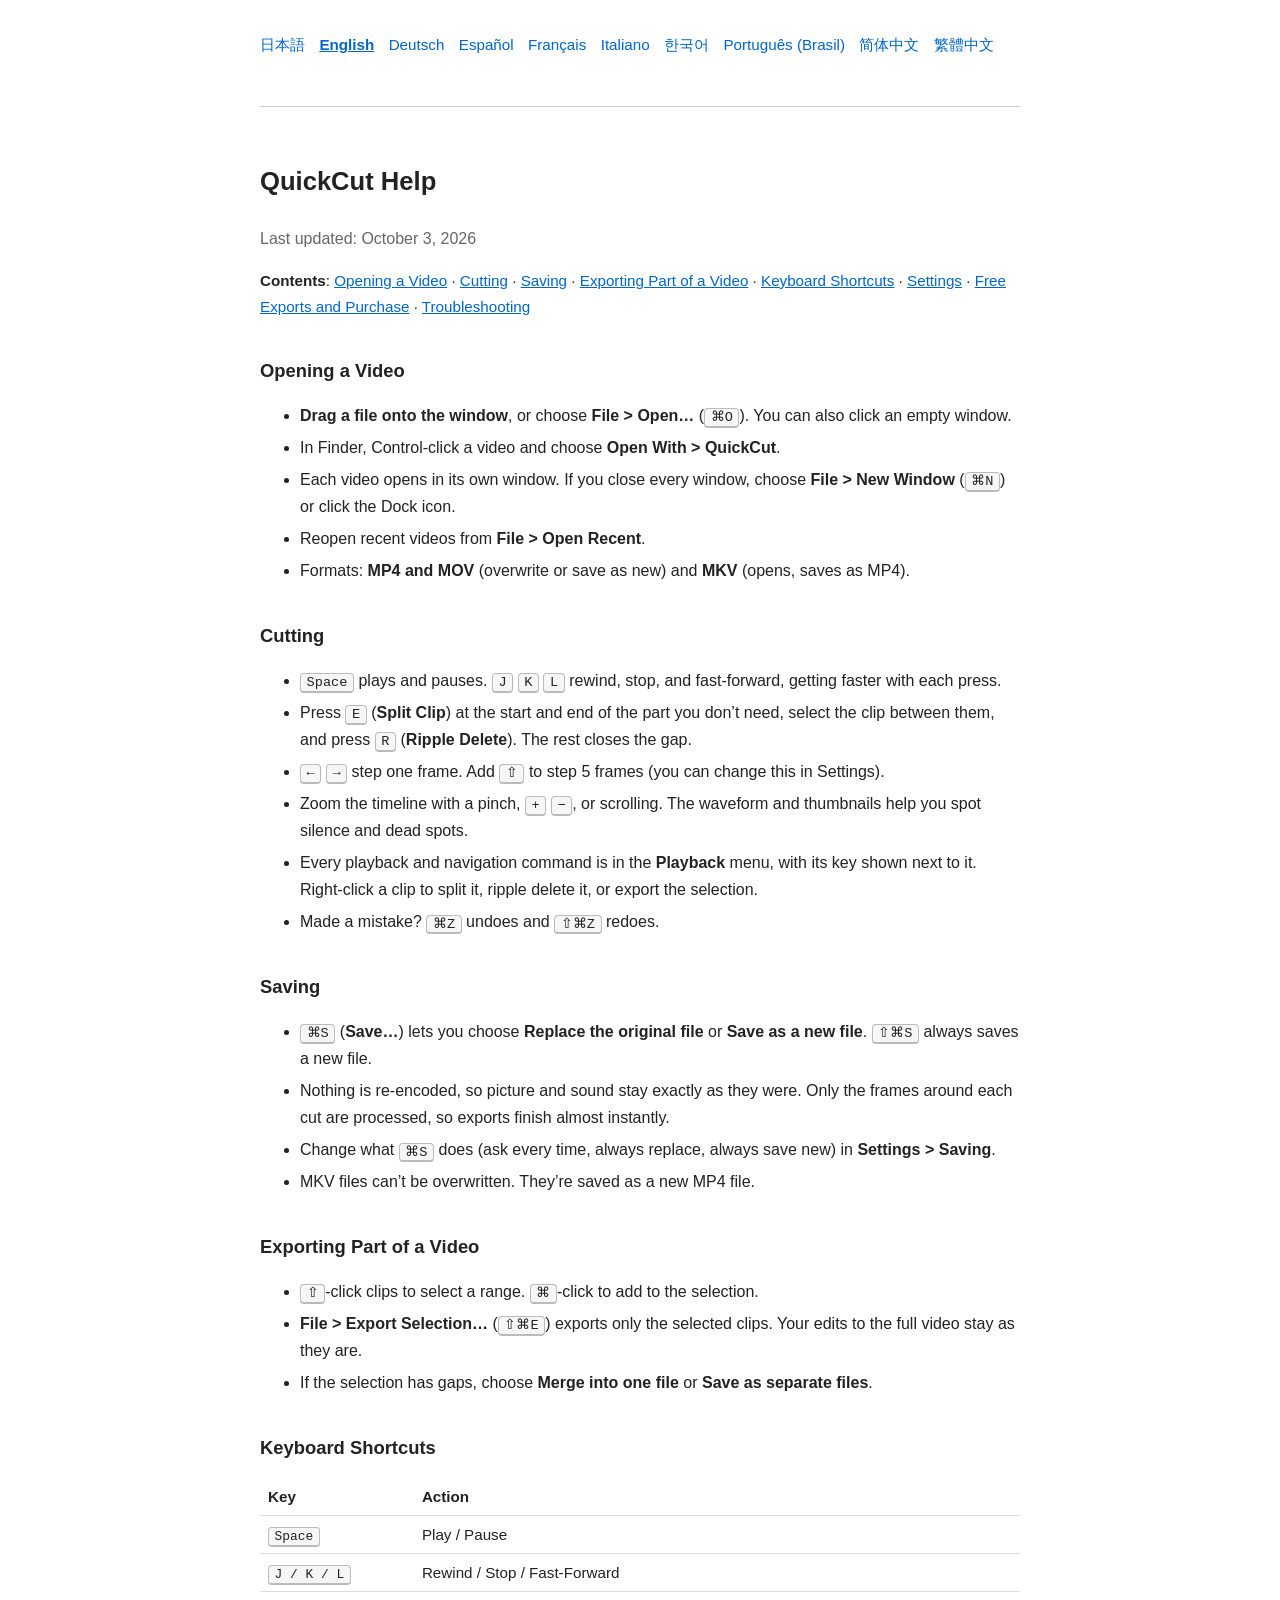
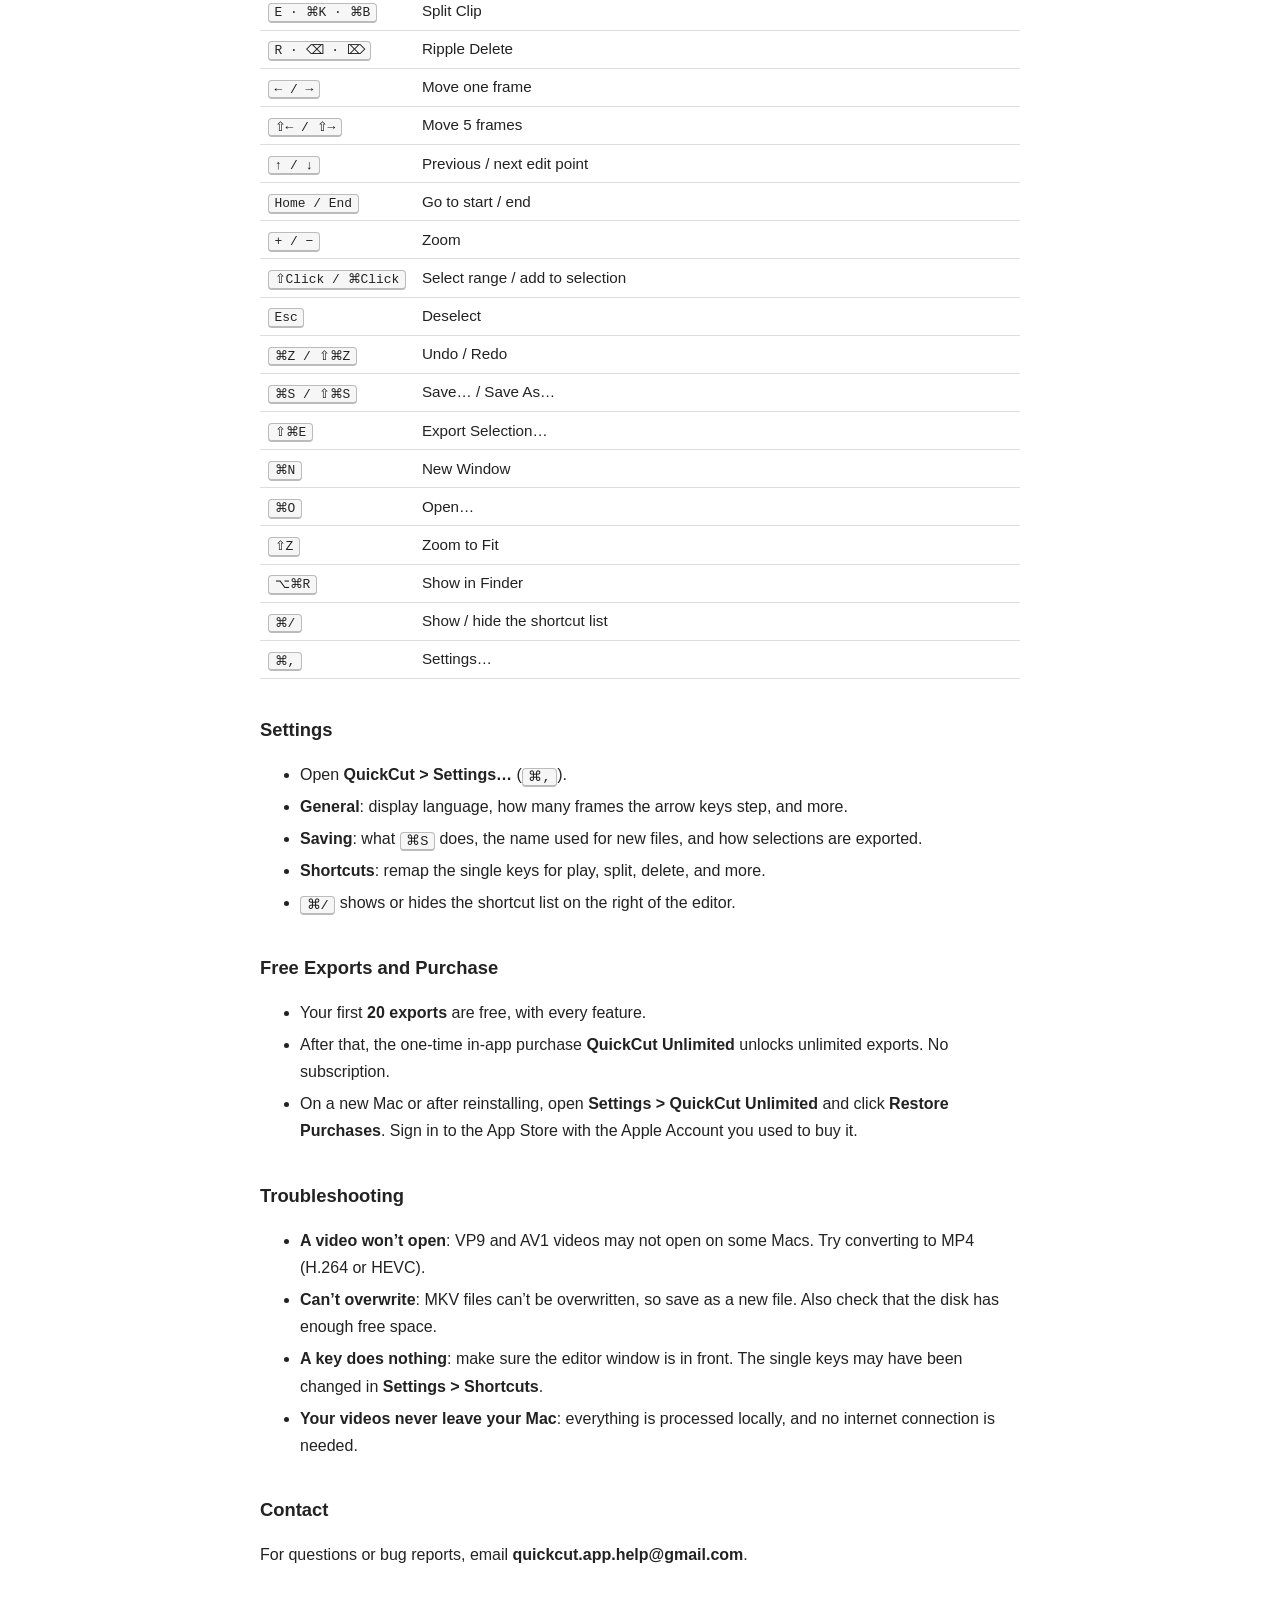
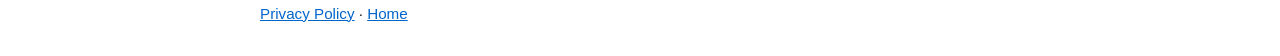
<file: help.html>
<!DOCTYPE html>
<html lang="en">
<head>
<meta charset="utf-8">
<meta name="viewport" content="width=device-width, initial-scale=1">
<title>QuickCut Help</title>
<link rel="canonical" href="https://quickcut.app/help">
<meta name="description" content="How to open, cut, and save videos with QuickCut, plus keyboard shortcuts and troubleshooting.">
<link rel="icon" href="assets/icon-512.png">
<style>
body { font-family: -apple-system, "Hiragino Sans", "PingFang SC", "PingFang TC", "Apple SD Gothic Neo", sans-serif; max-width: 760px; margin: 2rem auto; padding: 0 1rem; line-height: 1.7; color: #222; }
h1 { font-size: 1.6rem; } h2 { font-size: 1.15rem; margin-top: 2.2rem; }
nav { display: flex; flex-wrap: wrap; gap: .4rem .9rem; font-size: .95rem; margin-bottom: 1.5rem; }
a { color: #0066cc; } nav a { text-decoration: none; } nav a[aria-current="true"] { font-weight: 600; text-decoration: underline; }
section + section { margin-top: 3rem; padding-top: 2rem; border-top: 1px solid #ccc; }
.updated { color: #666; } .toc { font-size: .95rem; } .links { margin-top: 2rem; font-size: .95rem; }
li { margin: .3rem 0; }
kbd { font-family: ui-monospace, SFMono-Regular, Menlo, monospace; font-size: .85em; padding: .05rem .35rem; border: 1px solid #bbb; border-bottom-width: 2px; border-radius: 4px; background: #f6f6f6; white-space: nowrap; }
table { border-collapse: collapse; width: 100%; font-size: .95rem; }
th, td { text-align: left; padding: .35rem .5rem; border-bottom: 1px solid #ddd; vertical-align: top; }
td:first-child { white-space: nowrap; width: 1%; }
body.js section { display: none; } body.js section.active { display: block; }
@media (prefers-color-scheme: dark) { body { background: #1a1a1a; color: #ddd; } section + section { border-top-color: #444; } a { color: #4da3ff; } .updated { color: #999; } kbd { background: #2a2a2a; border-color: #555; } th, td { border-bottom-color: #3a3a3a; } }
</style>
</head>
<body>
<nav aria-label="Language"><a href="#ja" data-lang="ja">日本語</a> <a href="#en" data-lang="en">English</a> <a href="#de" data-lang="de">Deutsch</a> <a href="#es" data-lang="es">Español</a> <a href="#fr" data-lang="fr">Français</a> <a href="#it" data-lang="it">Italiano</a> <a href="#ko" data-lang="ko">한국어</a> <a href="#pt-BR" data-lang="pt-BR">Português (Brasil)</a> <a href="#zh-Hans" data-lang="zh-Hans">简体中文</a> <a href="#zh-Hant" data-lang="zh-Hant">繁體中文</a></nav>

<section id="ja" lang="ja">
<h1>QuickCut ヘルプ</h1>
<p class="updated">最終更新日: 2026年10月3日</p>
<p class="toc"><b>目次</b>: <a href="#ja-start">動画を開く</a> · <a href="#ja-edit">カットする</a> · <a href="#ja-save">保存する</a> · <a href="#ja-selection">一部だけ書き出す</a> · <a href="#ja-shortcuts">キーボードショートカット</a> · <a href="#ja-settings">設定</a> · <a href="#ja-purchase">無料回数と購入</a> · <a href="#ja-trouble">うまくいかないとき</a></p>
<h2 id="ja-start">動画を開く</h2>
<ul><li>ファイルを <b>ウィンドウにドラッグ&ドロップ</b> するか、<b>ファイル &gt; 開く…</b>（<kbd>⌘O</kbd>）で選びます。空のウィンドウをクリックしても開けます。</li><li>Finder で動画を右クリック &gt; <b>このアプリケーションで開く &gt; QuickCut</b> でも開けます。</li><li>1 本の動画につき 1 ウィンドウです。ウィンドウを全部閉じたときは <b>ファイル &gt; 新規ウィンドウ</b>（<kbd>⌘N</kbd>）か Dock のアイコンで開き直せます。</li><li><b>ファイル &gt; 最近使った項目を開く</b> から、前に開いた動画をすぐ開き直せます。</li><li>対応形式: <b>MP4 / MOV</b>（上書き・別名保存とも可）、<b>MKV</b>（開けて MP4 で保存）。</li></ul>
<h2 id="ja-edit">カットする</h2>
<ul><li><kbd>Space</kbd> で再生 / 停止、<kbd>J</kbd> <kbd>K</kbd> <kbd>L</kbd> で早戻し・停止・早送り（押すたびに速くなります）。</li><li>要らない部分の始まりと終わりで <kbd>E</kbd>（<b>クリップを分割</b>）を押し、間のクリップを選んで <kbd>R</kbd>（<b>リップル削除</b>）で消します。後ろが自動で詰まります。</li><li><kbd>←</kbd> <kbd>→</kbd> で 1 フレーム、<kbd>⇧</kbd> を足すと 5 フレームずつ動きます（コマ数は設定で変更可）。</li><li>タイムラインはピンチ・<kbd>+</kbd> <kbd>−</kbd>・スクロールでズームできます。波形とサムネイルで無音や不要な場面を探せます。</li><li>再生や移動の操作はすべて <b>再生</b> メニューにあり、それぞれのキーも表示されます。クリップを右クリックすると、分割・リップル削除・選択範囲の書き出しを選べます。</li><li>間違えたら <kbd>⌘Z</kbd> で取り消し、<kbd>⇧⌘Z</kbd> でやり直しです。</li></ul>
<h2 id="ja-save">保存する</h2>
<ul><li><kbd>⌘S</kbd>（<b>保存…</b>）で <b>元のファイルを上書き保存</b> か <b>別名で保存</b> を選びます。<kbd>⇧⌘S</kbd> は常に別名で保存です。</li><li>再エンコードしないので、画質・音質は元のままです。処理するのはカット位置の前後だけなので、書き出しはすぐ終わります。</li><li><kbd>⌘S</kbd> の既定動作（毎回確認 / 常に上書き / 常に別名）は <b>設定 &gt; 保存</b> で変えられます。</li><li>MKV は上書きできず、MP4 として別名で保存されます。</li></ul>
<h2 id="ja-selection">一部だけ書き出す</h2>
<ul><li>クリップを <kbd>⇧</kbd>+クリックで範囲選択、<kbd>⌘</kbd>+クリックで追加選択します。</li><li><b>ファイル &gt; 選択範囲を書き出す…</b>（<kbd>⇧⌘E</kbd>）で選んだ部分だけを書き出します。元の動画の編集はそのまま残ります。</li><li>離れた範囲を選んだときは、<b>1 本につなげて書き出す</b> か <b>区間ごとに分けて書き出す</b> を選べます。</li></ul>
<h2 id="ja-shortcuts">キーボードショートカット</h2>
<table><thead><tr><th>キー</th><th>操作</th></tr></thead><tbody><tr><td><kbd>Space</kbd></td><td>再生 / 停止</td></tr><tr><td><kbd>J / K / L</kbd></td><td>早戻し / 停止 / 早送り</td></tr><tr><td><kbd>E · ⌘K · ⌘B</kbd></td><td>クリップを分割</td></tr><tr><td><kbd>R · ⌫ · ⌦</kbd></td><td>リップル削除</td></tr><tr><td><kbd>← / →</kbd></td><td>1 フレーム移動</td></tr><tr><td><kbd>⇧← / ⇧→</kbd></td><td>5 フレーム移動</td></tr><tr><td><kbd>↑ / ↓</kbd></td><td>前 / 次の編集点へ</td></tr><tr><td><kbd>Home / End</kbd></td><td>先頭 / 末尾へ</td></tr><tr><td><kbd>+ / −</kbd></td><td>ズーム</td></tr><tr><td><kbd>⇧Click / ⌘Click</kbd></td><td>範囲選択 / 追加選択</td></tr><tr><td><kbd>Esc</kbd></td><td>選択解除</td></tr><tr><td><kbd>⌘Z / ⇧⌘Z</kbd></td><td>取り消す / やり直す</td></tr><tr><td><kbd>⌘S / ⇧⌘S</kbd></td><td>保存… / 別名で保存…</td></tr><tr><td><kbd>⇧⌘E</kbd></td><td>選択範囲を書き出す…</td></tr><tr><td><kbd>⌘N</kbd></td><td>新規ウィンドウ</td></tr><tr><td><kbd>⌘O</kbd></td><td>開く…</td></tr><tr><td><kbd>⇧Z</kbd></td><td>全体を表示</td></tr><tr><td><kbd>⌥⌘R</kbd></td><td>Finder で表示</td></tr><tr><td><kbd>⌘/</kbd></td><td>ショートカット一覧の表示切替</td></tr><tr><td><kbd>⌘,</kbd></td><td>設定…</td></tr></tbody></table>
<h2 id="ja-settings">設定</h2>
<ul><li><b>QuickCut &gt; 設定…</b>（<kbd>⌘,</kbd>）で開きます。</li><li><b>一般</b>: 表示言語、矢印キーで動くコマ数など。</li><li><b>保存</b>: <kbd>⌘S</kbd> の既定動作、別名保存のファイル名、選択範囲の書き出し方。</li><li><b>ショートカット</b>: 再生・分割・削除などの単一キーを好きなキーに変えられます。</li><li>編集画面右の一覧は <kbd>⌘/</kbd> で表示 / 非表示を切り替えます。</li></ul>
<h2 id="ja-purchase">無料回数と購入</h2>
<ul><li>最初の <b>20 回の書き出し</b> は全機能を無料で使えます。</li><li>それ以降は App 内課金 <b>QuickCut Unlimited</b>（買い切り・サブスクなし）で無制限になります。</li><li>Mac を買い替えたときや再インストール後は、<b>設定 &gt; QuickCut Unlimited &gt; 購入を復元</b> を押してください。購入に使った Apple アカウントで App Store にサインインしている必要があります。</li></ul>
<h2 id="ja-trouble">うまくいかないとき</h2>
<ul><li><b>開けない</b>: VP9 / AV1 の動画は Mac によっては開けません。MP4（H.264 / HEVC）への変換をお試しください。</li><li><b>上書きできない</b>: MKV は上書きできません。別名で保存してください。保存先の空き容量も確認してください。</li><li><b>キーが効かない</b>: 編集ウィンドウが前面にあるか確認してください。単一キーは <b>設定 &gt; ショートカット</b> で変更されていることがあります。</li><li><b>動画はどこにも送信されません</b>: 処理はすべて Mac 上で行われ、ネット接続も不要です。</li></ul>
<h2 id="ja-contact">お問い合わせ</h2>
<p>ご質問・不具合報告は <b>quickcut.app.help@gmail.com</b> までお送りください。</p>
<p class="links"><a href="privacy.html#ja">プライバシーポリシー</a> · <a href="./">トップページ</a></p>
</section>

<section id="en" lang="en">
<h1>QuickCut Help</h1>
<p class="updated">Last updated: October 3, 2026</p>
<p class="toc"><b>Contents</b>: <a href="#en-start">Opening a Video</a> · <a href="#en-edit">Cutting</a> · <a href="#en-save">Saving</a> · <a href="#en-selection">Exporting Part of a Video</a> · <a href="#en-shortcuts">Keyboard Shortcuts</a> · <a href="#en-settings">Settings</a> · <a href="#en-purchase">Free Exports and Purchase</a> · <a href="#en-trouble">Troubleshooting</a></p>
<h2 id="en-start">Opening a Video</h2>
<ul><li><b>Drag a file onto the window</b>, or choose <b>File &gt; Open…</b> (<kbd>⌘O</kbd>). You can also click an empty window.</li><li>In Finder, Control-click a video and choose <b>Open With &gt; QuickCut</b>.</li><li>Each video opens in its own window. If you close every window, choose <b>File &gt; New Window</b> (<kbd>⌘N</kbd>) or click the Dock icon.</li><li>Reopen recent videos from <b>File &gt; Open Recent</b>.</li><li>Formats: <b>MP4 and MOV</b> (overwrite or save as new) and <b>MKV</b> (opens, saves as MP4).</li></ul>
<h2 id="en-edit">Cutting</h2>
<ul><li><kbd>Space</kbd> plays and pauses. <kbd>J</kbd> <kbd>K</kbd> <kbd>L</kbd> rewind, stop, and fast-forward, getting faster with each press.</li><li>Press <kbd>E</kbd> (<b>Split Clip</b>) at the start and end of the part you don’t need, select the clip between them, and press <kbd>R</kbd> (<b>Ripple Delete</b>). The rest closes the gap.</li><li><kbd>←</kbd> <kbd>→</kbd> step one frame. Add <kbd>⇧</kbd> to step 5 frames (you can change this in Settings).</li><li>Zoom the timeline with a pinch, <kbd>+</kbd> <kbd>−</kbd>, or scrolling. The waveform and thumbnails help you spot silence and dead spots.</li><li>Every playback and navigation command is in the <b>Playback</b> menu, with its key shown next to it. Right-click a clip to split it, ripple delete it, or export the selection.</li><li>Made a mistake? <kbd>⌘Z</kbd> undoes and <kbd>⇧⌘Z</kbd> redoes.</li></ul>
<h2 id="en-save">Saving</h2>
<ul><li><kbd>⌘S</kbd> (<b>Save…</b>) lets you choose <b>Replace the original file</b> or <b>Save as a new file</b>. <kbd>⇧⌘S</kbd> always saves a new file.</li><li>Nothing is re-encoded, so picture and sound stay exactly as they were. Only the frames around each cut are processed, so exports finish almost instantly.</li><li>Change what <kbd>⌘S</kbd> does (ask every time, always replace, always save new) in <b>Settings &gt; Saving</b>.</li><li>MKV files can’t be overwritten. They’re saved as a new MP4 file.</li></ul>
<h2 id="en-selection">Exporting Part of a Video</h2>
<ul><li><kbd>⇧</kbd>-click clips to select a range. <kbd>⌘</kbd>-click to add to the selection.</li><li><b>File &gt; Export Selection…</b> (<kbd>⇧⌘E</kbd>) exports only the selected clips. Your edits to the full video stay as they are.</li><li>If the selection has gaps, choose <b>Merge into one file</b> or <b>Save as separate files</b>.</li></ul>
<h2 id="en-shortcuts">Keyboard Shortcuts</h2>
<table><thead><tr><th>Key</th><th>Action</th></tr></thead><tbody><tr><td><kbd>Space</kbd></td><td>Play / Pause</td></tr><tr><td><kbd>J / K / L</kbd></td><td>Rewind / Stop / Fast-Forward</td></tr><tr><td><kbd>E · ⌘K · ⌘B</kbd></td><td>Split Clip</td></tr><tr><td><kbd>R · ⌫ · ⌦</kbd></td><td>Ripple Delete</td></tr><tr><td><kbd>← / →</kbd></td><td>Move one frame</td></tr><tr><td><kbd>⇧← / ⇧→</kbd></td><td>Move 5 frames</td></tr><tr><td><kbd>↑ / ↓</kbd></td><td>Previous / next edit point</td></tr><tr><td><kbd>Home / End</kbd></td><td>Go to start / end</td></tr><tr><td><kbd>+ / −</kbd></td><td>Zoom</td></tr><tr><td><kbd>⇧Click / ⌘Click</kbd></td><td>Select range / add to selection</td></tr><tr><td><kbd>Esc</kbd></td><td>Deselect</td></tr><tr><td><kbd>⌘Z / ⇧⌘Z</kbd></td><td>Undo / Redo</td></tr><tr><td><kbd>⌘S / ⇧⌘S</kbd></td><td>Save… / Save As…</td></tr><tr><td><kbd>⇧⌘E</kbd></td><td>Export Selection…</td></tr><tr><td><kbd>⌘N</kbd></td><td>New Window</td></tr><tr><td><kbd>⌘O</kbd></td><td>Open…</td></tr><tr><td><kbd>⇧Z</kbd></td><td>Zoom to Fit</td></tr><tr><td><kbd>⌥⌘R</kbd></td><td>Show in Finder</td></tr><tr><td><kbd>⌘/</kbd></td><td>Show / hide the shortcut list</td></tr><tr><td><kbd>⌘,</kbd></td><td>Settings…</td></tr></tbody></table>
<h2 id="en-settings">Settings</h2>
<ul><li>Open <b>QuickCut &gt; Settings…</b> (<kbd>⌘,</kbd>).</li><li><b>General</b>: display language, how many frames the arrow keys step, and more.</li><li><b>Saving</b>: what <kbd>⌘S</kbd> does, the name used for new files, and how selections are exported.</li><li><b>Shortcuts</b>: remap the single keys for play, split, delete, and more.</li><li><kbd>⌘/</kbd> shows or hides the shortcut list on the right of the editor.</li></ul>
<h2 id="en-purchase">Free Exports and Purchase</h2>
<ul><li>Your first <b>20 exports</b> are free, with every feature.</li><li>After that, the one-time in-app purchase <b>QuickCut Unlimited</b> unlocks unlimited exports. No subscription.</li><li>On a new Mac or after reinstalling, open <b>Settings &gt; QuickCut Unlimited</b> and click <b>Restore Purchases</b>. Sign in to the App Store with the Apple Account you used to buy it.</li></ul>
<h2 id="en-trouble">Troubleshooting</h2>
<ul><li><b>A video won’t open</b>: VP9 and AV1 videos may not open on some Macs. Try converting to MP4 (H.264 or HEVC).</li><li><b>Can’t overwrite</b>: MKV files can’t be overwritten, so save as a new file. Also check that the disk has enough free space.</li><li><b>A key does nothing</b>: make sure the editor window is in front. The single keys may have been changed in <b>Settings &gt; Shortcuts</b>.</li><li><b>Your videos never leave your Mac</b>: everything is processed locally, and no internet connection is needed.</li></ul>
<h2 id="en-contact">Contact</h2>
<p>For questions or bug reports, email <b>quickcut.app.help@gmail.com</b>.</p>
<p class="links"><a href="privacy.html#en">Privacy Policy</a> · <a href="./">Home</a></p>
</section>

<section id="de" lang="de">
<h1>QuickCut-Hilfe</h1>
<p class="updated">Zuletzt aktualisiert: 3. Oktober 2026</p>
<p class="toc"><b>Inhalt</b>: <a href="#de-start">Video öffnen</a> · <a href="#de-edit">Schneiden</a> · <a href="#de-save">Sichern</a> · <a href="#de-selection">Nur einen Teil exportieren</a> · <a href="#de-shortcuts">Tastaturkurzbefehle</a> · <a href="#de-settings">Einstellungen</a> · <a href="#de-purchase">Kostenlose Exporte und Kauf</a> · <a href="#de-trouble">Fehlerbehebung</a></p>
<h2 id="de-start">Video öffnen</h2>
<ul><li><b>Ziehen Sie eine Datei auf das Fenster</b> oder wählen Sie <b>Ablage &gt; Öffnen …</b> (<kbd>⌘O</kbd>). Auch ein Klick in ein leeres Fenster öffnet die Auswahl.</li><li>Im Finder: Video mit Control-Klick anklicken und <b>Öffnen mit &gt; QuickCut</b> wählen.</li><li>Jedes Video öffnet sich in einem eigenen Fenster. Wenn alle Fenster geschlossen sind, wählen Sie <b>Ablage &gt; Neues Fenster</b> (<kbd>⌘N</kbd>) oder klicken Sie auf das Dock-Symbol.</li><li>Zuletzt geöffnete Videos öffnen Sie über <b>Ablage &gt; Benutzte Dokumente</b> erneut.</li><li>Formate: <b>MP4 und MOV</b> (überschreiben oder als neue Datei sichern) sowie <b>MKV</b> (wird geöffnet und als MP4 gesichert).</li></ul>
<h2 id="de-edit">Schneiden</h2>
<ul><li><kbd>Leertaste</kbd> startet und stoppt die Wiedergabe. <kbd>J</kbd> <kbd>K</kbd> <kbd>L</kbd> spulen zurück, stoppen und spulen vor – mit jedem Druck schneller.</li><li>Drücken Sie <kbd>E</kbd> (<b>Clip teilen</b>) am Anfang und Ende des unerwünschten Teils, wählen Sie den Clip dazwischen aus und drücken Sie <kbd>R</kbd> (<b>Ripple-Löschen</b>). Die Lücke schließt sich automatisch.</li><li><kbd>←</kbd> <kbd>→</kbd> bewegen um ein Bild, mit <kbd>⇧</kbd> um 5 Bilder (in den Einstellungen änderbar).</li><li>Die Zeitleiste zoomen Sie per Pinch-Geste, mit <kbd>+</kbd> <kbd>−</kbd> oder durch Scrollen. Wellenform und Miniaturen zeigen Stille und leere Stellen.</li><li>Alle Befehle zur Wiedergabe und Navigation finden Sie mit ihren Tasten im Menü <b>Wiedergabe</b>. Mit einem Rechtsklick auf einen Clip können Sie ihn teilen, per Ripple löschen oder die Auswahl exportieren.</li><li>Vertan? <kbd>⌘Z</kbd> widerruft, <kbd>⇧⌘Z</kbd> wiederholt.</li></ul>
<h2 id="de-save">Sichern</h2>
<ul><li>Mit <kbd>⌘S</kbd> (<b>Sichern …</b>) wählen Sie <b>Originaldatei ersetzen</b> oder <b>Als neue Datei sichern</b>. <kbd>⇧⌘S</kbd> sichert immer als neue Datei.</li><li>Es wird nichts neu codiert, Bild und Ton bleiben unverändert. Nur die Bilder rund um jeden Schnitt werden verarbeitet, daher ist der Export fast sofort fertig.</li><li>Was <kbd>⌘S</kbd> tut (jedes Mal fragen, immer ersetzen, immer neue Datei), legen Sie unter <b>Einstellungen &gt; Sichern</b> fest.</li><li>MKV-Dateien können nicht überschrieben werden und werden als neue MP4-Datei gesichert.</li></ul>
<h2 id="de-selection">Nur einen Teil exportieren</h2>
<ul><li><kbd>⇧</kbd>-Klick wählt einen Bereich von Clips aus, <kbd>⌘</kbd>-Klick fügt Clips zur Auswahl hinzu.</li><li><b>Ablage &gt; Auswahl exportieren …</b> (<kbd>⇧⌘E</kbd>) exportiert nur die ausgewählten Clips. Ihre Bearbeitung des ganzen Videos bleibt erhalten.</li><li>Bei einer Auswahl mit Lücken wählen Sie <b>In einer Datei zusammenführen</b> oder <b>Als einzelne Dateien sichern</b>.</li></ul>
<h2 id="de-shortcuts">Tastaturkurzbefehle</h2>
<table><thead><tr><th>Taste</th><th>Aktion</th></tr></thead><tbody><tr><td><kbd>Space</kbd></td><td>Wiedergabe / Pause</td></tr><tr><td><kbd>J / K / L</kbd></td><td>Zurückspulen / Stopp / Vorspulen</td></tr><tr><td><kbd>E · ⌘K · ⌘B</kbd></td><td>Clip teilen</td></tr><tr><td><kbd>R · ⌫ · ⌦</kbd></td><td>Ripple-Löschen</td></tr><tr><td><kbd>← / →</kbd></td><td>Ein Bild bewegen</td></tr><tr><td><kbd>⇧← / ⇧→</kbd></td><td>5 Bilder bewegen</td></tr><tr><td><kbd>↑ / ↓</kbd></td><td>Vorheriger / nächster Schnittpunkt</td></tr><tr><td><kbd>Home / End</kbd></td><td>Zum Anfang / Ende</td></tr><tr><td><kbd>+ / −</kbd></td><td>Zoomen</td></tr><tr><td><kbd>⇧Click / ⌘Click</kbd></td><td>Bereich auswählen / hinzufügen</td></tr><tr><td><kbd>Esc</kbd></td><td>Auswahl aufheben</td></tr><tr><td><kbd>⌘Z / ⇧⌘Z</kbd></td><td>Widerrufen / Wiederholen</td></tr><tr><td><kbd>⌘S / ⇧⌘S</kbd></td><td>Sichern … / Sichern unter …</td></tr><tr><td><kbd>⇧⌘E</kbd></td><td>Auswahl exportieren …</td></tr><tr><td><kbd>⌘N</kbd></td><td>Neues Fenster</td></tr><tr><td><kbd>⌘O</kbd></td><td>Öffnen …</td></tr><tr><td><kbd>⇧Z</kbd></td><td>An Fenster anpassen</td></tr><tr><td><kbd>⌥⌘R</kbd></td><td>Im Finder zeigen</td></tr><tr><td><kbd>⌘/</kbd></td><td>Kurzbefehlsliste ein-/ausblenden</td></tr><tr><td><kbd>⌘,</kbd></td><td>Einstellungen …</td></tr></tbody></table>
<h2 id="de-settings">Einstellungen</h2>
<ul><li>Öffnen Sie <b>QuickCut &gt; Einstellungen …</b> (<kbd>⌘,</kbd>).</li><li><b>Allgemein</b>: Anzeigesprache, Schrittweite der Pfeiltasten und mehr.</li><li><b>Sichern</b>: Verhalten von <kbd>⌘S</kbd>, Name neuer Dateien und Export von Auswahlen.</li><li><b>Kurzbefehle</b>: Einzeltasten für Wiedergabe, Teilen, Löschen usw. frei belegen.</li><li><kbd>⌘/</kbd> blendet die Kurzbefehlsliste rechts im Editor ein oder aus.</li></ul>
<h2 id="de-purchase">Kostenlose Exporte und Kauf</h2>
<ul><li>Die ersten <b>20 Exporte</b> sind kostenlos, mit allen Funktionen.</li><li>Danach schaltet der einmalige In-App-Kauf <b>QuickCut Unlimited</b> unbegrenzte Exporte frei. Kein Abo.</li><li>Auf einem neuen Mac oder nach einer Neuinstallation öffnen Sie <b>Einstellungen &gt; QuickCut Unlimited</b> und klicken auf <b>Käufe wiederherstellen</b>. Melden Sie sich dazu im App Store mit dem Apple Account an, mit dem Sie gekauft haben.</li></ul>
<h2 id="de-trouble">Fehlerbehebung</h2>
<ul><li><b>Ein Video lässt sich nicht öffnen</b>: VP9- und AV1-Videos öffnen sich auf manchen Macs nicht. Konvertieren Sie es in MP4 (H.264 oder HEVC).</li><li><b>Überschreiben nicht möglich</b>: MKV-Dateien können nicht überschrieben werden, sichern Sie als neue Datei. Prüfen Sie auch den freien Speicherplatz.</li><li><b>Eine Taste reagiert nicht</b>: Das Editorfenster muss im Vordergrund sein. Möglicherweise wurde die Taste unter <b>Einstellungen &gt; Kurzbefehle</b> geändert.</li><li><b>Ihre Videos verlassen Ihren Mac nie</b>: Alles wird lokal verarbeitet, eine Internetverbindung ist nicht nötig.</li></ul>
<h2 id="de-contact">Kontakt</h2>
<p>Fragen und Fehlerberichte bitte an <b>quickcut.app.help@gmail.com</b>.</p>
<p class="links"><a href="privacy.html#de">Datenschutzerklärung</a> · <a href="./">Startseite</a></p>
</section>

<section id="es" lang="es">
<h1>Ayuda de QuickCut</h1>
<p class="updated">Última actualización: 3 de octubre de 2026</p>
<p class="toc"><b>Contenido</b>: <a href="#es-start">Abrir un vídeo</a> · <a href="#es-edit">Cortar</a> · <a href="#es-save">Guardar</a> · <a href="#es-selection">Exportar solo una parte</a> · <a href="#es-shortcuts">Atajos de teclado</a> · <a href="#es-settings">Ajustes</a> · <a href="#es-purchase">Exportaciones gratuitas y compra</a> · <a href="#es-trouble">Solución de problemas</a></p>
<h2 id="es-start">Abrir un vídeo</h2>
<ul><li><b>Arrastra un archivo a la ventana</b> o elige <b>Archivo &gt; Abrir…</b> (<kbd>⌘O</kbd>). También puedes hacer clic en una ventana vacía.</li><li>En el Finder, haz clic con la tecla Control en un vídeo y elige <b>Abrir con &gt; QuickCut</b>.</li><li>Cada vídeo se abre en su propia ventana. Si cierras todas, elige <b>Archivo &gt; Nueva ventana</b> (<kbd>⌘N</kbd>) o haz clic en el icono del Dock.</li><li>Vuelve a abrir vídeos recientes desde <b>Archivo &gt; Abrir recientes</b>.</li><li>Formatos: <b>MP4 y MOV</b> (sobrescribir o guardar como nuevo) y <b>MKV</b> (se abre y se guarda como MP4).</li></ul>
<h2 id="es-edit">Cortar</h2>
<ul><li><kbd>Espacio</kbd> reproduce y pausa. <kbd>J</kbd> <kbd>K</kbd> <kbd>L</kbd> retroceden, detienen y avanzan, más rápido con cada pulsación.</li><li>Pulsa <kbd>E</kbd> (<b>Dividir clip</b>) al principio y al final de la parte que sobra, selecciona el clip intermedio y pulsa <kbd>R</kbd> (<b>Eliminar rizo</b>). El resto se junta solo.</li><li><kbd>←</kbd> <kbd>→</kbd> avanzan un fotograma; con <kbd>⇧</kbd>, 5 fotogramas (se puede cambiar en Ajustes).</li><li>Haz zoom en la línea de tiempo con un pellizco, <kbd>+</kbd> <kbd>−</kbd> o desplazándote. La forma de onda y las miniaturas ayudan a encontrar silencios y tiempos muertos.</li><li>Todos los comandos de reproducción y navegación están en el menú <b>Reproducción</b>, con su tecla al lado. Haz clic derecho en un clip para dividirlo, eliminarlo con rizo o exportar la selección.</li><li>¿Te equivocaste? <kbd>⌘Z</kbd> deshace y <kbd>⇧⌘Z</kbd> rehace.</li></ul>
<h2 id="es-save">Guardar</h2>
<ul><li><kbd>⌘S</kbd> (<b>Guardar…</b>) te deja elegir <b>Reemplazar el archivo original</b> o <b>Guardar como archivo nuevo</b>. <kbd>⇧⌘S</kbd> siempre guarda un archivo nuevo.</li><li>No se recodifica nada: la imagen y el sonido quedan intactos. Solo se procesan los fotogramas junto a cada corte, así que la exportación termina casi al instante.</li><li>Cambia lo que hace <kbd>⌘S</kbd> (preguntar siempre, reemplazar siempre, guardar nuevo siempre) en <b>Ajustes &gt; Guardado</b>.</li><li>Los archivos MKV no se pueden sobrescribir; se guardan como un archivo MP4 nuevo.</li></ul>
<h2 id="es-selection">Exportar solo una parte</h2>
<ul><li>Haz clic con <kbd>⇧</kbd> en los clips para seleccionar un rango y con <kbd>⌘</kbd> para añadirlos a la selección.</li><li><b>Archivo &gt; Exportar selección…</b> (<kbd>⇧⌘E</kbd>) exporta solo los clips seleccionados. La edición del vídeo completo se mantiene.</li><li>Si la selección tiene huecos, elige <b>Combinar en un solo archivo</b> o <b>Guardar como archivos separados</b>.</li></ul>
<h2 id="es-shortcuts">Atajos de teclado</h2>
<table><thead><tr><th>Tecla</th><th>Acción</th></tr></thead><tbody><tr><td><kbd>Space</kbd></td><td>Reproducir / Pausar</td></tr><tr><td><kbd>J / K / L</kbd></td><td>Retroceder / Detener / Avanzar</td></tr><tr><td><kbd>E · ⌘K · ⌘B</kbd></td><td>Dividir clip</td></tr><tr><td><kbd>R · ⌫ · ⌦</kbd></td><td>Eliminar rizo</td></tr><tr><td><kbd>← / →</kbd></td><td>Mover un fotograma</td></tr><tr><td><kbd>⇧← / ⇧→</kbd></td><td>Mover 5 fotogramas</td></tr><tr><td><kbd>↑ / ↓</kbd></td><td>Punto de edición anterior / siguiente</td></tr><tr><td><kbd>Home / End</kbd></td><td>Ir al inicio / final</td></tr><tr><td><kbd>+ / −</kbd></td><td>Zoom</td></tr><tr><td><kbd>⇧Click / ⌘Click</kbd></td><td>Seleccionar rango / añadir</td></tr><tr><td><kbd>Esc</kbd></td><td>Anular selección</td></tr><tr><td><kbd>⌘Z / ⇧⌘Z</kbd></td><td>Deshacer / Rehacer</td></tr><tr><td><kbd>⌘S / ⇧⌘S</kbd></td><td>Guardar… / Guardar como…</td></tr><tr><td><kbd>⇧⌘E</kbd></td><td>Exportar selección…</td></tr><tr><td><kbd>⌘N</kbd></td><td>Nueva ventana</td></tr><tr><td><kbd>⌘O</kbd></td><td>Abrir…</td></tr><tr><td><kbd>⇧Z</kbd></td><td>Ajustar a la ventana</td></tr><tr><td><kbd>⌥⌘R</kbd></td><td>Mostrar en el Finder</td></tr><tr><td><kbd>⌘/</kbd></td><td>Mostrar / ocultar la lista de atajos</td></tr><tr><td><kbd>⌘,</kbd></td><td>Ajustes…</td></tr></tbody></table>
<h2 id="es-settings">Ajustes</h2>
<ul><li>Abre <b>QuickCut &gt; Ajustes…</b> (<kbd>⌘,</kbd>).</li><li><b>General</b>: idioma, cuántos fotogramas avanzan las flechas y más.</li><li><b>Guardado</b>: qué hace <kbd>⌘S</kbd>, el nombre de los archivos nuevos y cómo se exportan las selecciones.</li><li><b>Atajos</b>: reasigna las teclas de reproducir, dividir, eliminar y más.</li><li><kbd>⌘/</kbd> muestra u oculta la lista de atajos a la derecha del editor.</li></ul>
<h2 id="es-purchase">Exportaciones gratuitas y compra</h2>
<ul><li>Las primeras <b>20 exportaciones</b> son gratis, con todas las funciones.</li><li>Después, la compra única dentro de la app <b>QuickCut Unlimited</b> desbloquea exportaciones ilimitadas. Sin suscripción.</li><li>En un Mac nuevo o tras reinstalar, abre <b>Ajustes &gt; QuickCut Unlimited</b> y haz clic en <b>Restaurar compras</b>. Inicia sesión en el App Store con la cuenta de Apple con la que compraste.</li></ul>
<h2 id="es-trouble">Solución de problemas</h2>
<ul><li><b>Un vídeo no se abre</b>: los vídeos VP9 y AV1 pueden no abrirse en algunos Mac. Prueba a convertirlo a MP4 (H.264 o HEVC).</li><li><b>No se puede sobrescribir</b>: los MKV no se pueden sobrescribir; guarda como archivo nuevo. Comprueba también el espacio libre en disco.</li><li><b>Una tecla no hace nada</b>: asegúrate de que la ventana del editor está al frente. Puede que la tecla se haya cambiado en <b>Ajustes &gt; Atajos</b>.</li><li><b>Tus vídeos nunca salen de tu Mac</b>: todo se procesa en local y no hace falta conexión a internet.</li></ul>
<h2 id="es-contact">Contacto</h2>
<p>Para preguntas o informes de errores, escribe a <b>quickcut.app.help@gmail.com</b>.</p>
<p class="links"><a href="privacy.html#es">Política de privacidad</a> · <a href="./">Inicio</a></p>
</section>

<section id="fr" lang="fr">
<h1>Aide de QuickCut</h1>
<p class="updated">Dernière mise à jour : 3 octobre 2026</p>
<p class="toc"><b>Sommaire</b>: <a href="#fr-start">Ouvrir une vidéo</a> · <a href="#fr-edit">Couper</a> · <a href="#fr-save">Enregistrer</a> · <a href="#fr-selection">Exporter une partie seulement</a> · <a href="#fr-shortcuts">Raccourcis clavier</a> · <a href="#fr-settings">Réglages</a> · <a href="#fr-purchase">Exports gratuits et achat</a> · <a href="#fr-trouble">Dépannage</a></p>
<h2 id="fr-start">Ouvrir une vidéo</h2>
<ul><li><b>Faites glisser un fichier sur la fenêtre</b> ou choisissez <b>Fichier &gt; Ouvrir…</b> (<kbd>⌘O</kbd>). Un clic dans une fenêtre vide fonctionne aussi.</li><li>Dans le Finder, faites un Contrôle-clic sur une vidéo et choisissez <b>Ouvrir avec &gt; QuickCut</b>.</li><li>Chaque vidéo s’ouvre dans sa propre fenêtre. Si vous les avez toutes fermées, choisissez <b>Fichier &gt; Nouvelle fenêtre</b> (<kbd>⌘N</kbd>) ou cliquez sur l’icône du Dock.</li><li>Rouvrez les vidéos récentes avec <b>Fichier &gt; Ouvrir l’élément récent</b>.</li><li>Formats : <b>MP4 et MOV</b> (remplacer ou enregistrer comme nouveau) et <b>MKV</b> (s’ouvre, s’enregistre en MP4).</li></ul>
<h2 id="fr-edit">Couper</h2>
<ul><li><kbd>Espace</kbd> lance et met en pause la lecture. <kbd>J</kbd> <kbd>K</kbd> <kbd>L</kbd> reculent, arrêtent et avancent, plus vite à chaque pression.</li><li>Appuyez sur <kbd>E</kbd> (<b>Scinder le clip</b>) au début et à la fin du passage inutile, sélectionnez le clip entre les deux et appuyez sur <kbd>R</kbd> (<b>Supprimer et raccorder</b>). La suite se raccorde automatiquement.</li><li><kbd>←</kbd> <kbd>→</kbd> avancent d’une image ; avec <kbd>⇧</kbd>, de 5 images (modifiable dans les réglages).</li><li>Zoomez sur la timeline par pincement, avec <kbd>+</kbd> <kbd>−</kbd> ou en faisant défiler. La forme d’onde et les vignettes aident à repérer les silences et les temps morts.</li><li>Toutes les commandes de lecture et de navigation figurent dans le menu <b>Lecture</b>, avec leur touche. Faites un clic droit sur un clip pour le scinder, le supprimer en raccordant ou exporter la sélection.</li><li>Une erreur ? <kbd>⌘Z</kbd> annule et <kbd>⇧⌘Z</kbd> rétablit.</li></ul>
<h2 id="fr-save">Enregistrer</h2>
<ul><li><kbd>⌘S</kbd> (<b>Enregistrer…</b>) vous propose <b>Remplacer le fichier d’origine</b> ou <b>Enregistrer comme nouveau fichier</b>. <kbd>⇧⌘S</kbd> enregistre toujours un nouveau fichier.</li><li>Rien n’est réencodé : l’image et le son restent identiques. Seules les images autour de chaque coupe sont traitées, l’export est donc presque instantané.</li><li>Choisissez le comportement de <kbd>⌘S</kbd> (toujours demander, toujours remplacer, toujours enregistrer un nouveau fichier) dans <b>Réglages &gt; Enregistrement</b>.</li><li>Les fichiers MKV ne peuvent pas être remplacés ; ils sont enregistrés dans un nouveau fichier MP4.</li></ul>
<h2 id="fr-selection">Exporter une partie seulement</h2>
<ul><li><kbd>⇧</kbd>-clic sur les clips pour sélectionner une plage, <kbd>⌘</kbd>-clic pour en ajouter.</li><li><b>Fichier &gt; Exporter la sélection…</b> (<kbd>⇧⌘E</kbd>) exporte uniquement les clips sélectionnés. Vos modifications de la vidéo complète sont conservées.</li><li>Si la sélection comporte des trous, choisissez <b>Fusionner en un seul fichier</b> ou <b>Enregistrer dans des fichiers distincts</b>.</li></ul>
<h2 id="fr-shortcuts">Raccourcis clavier</h2>
<table><thead><tr><th>Touche</th><th>Action</th></tr></thead><tbody><tr><td><kbd>Space</kbd></td><td>Lecture / Pause</td></tr><tr><td><kbd>J / K / L</kbd></td><td>Reculer / Arrêter / Avancer</td></tr><tr><td><kbd>E · ⌘K · ⌘B</kbd></td><td>Scinder le clip</td></tr><tr><td><kbd>R · ⌫ · ⌦</kbd></td><td>Supprimer et raccorder</td></tr><tr><td><kbd>← / →</kbd></td><td>Avancer d’une image</td></tr><tr><td><kbd>⇧← / ⇧→</kbd></td><td>Avancer de 5 images</td></tr><tr><td><kbd>↑ / ↓</kbd></td><td>Point de montage précédent / suivant</td></tr><tr><td><kbd>Home / End</kbd></td><td>Aller au début / à la fin</td></tr><tr><td><kbd>+ / −</kbd></td><td>Zoom</td></tr><tr><td><kbd>⇧Click / ⌘Click</kbd></td><td>Sélectionner une plage / ajouter</td></tr><tr><td><kbd>Esc</kbd></td><td>Désélectionner</td></tr><tr><td><kbd>⌘Z / ⇧⌘Z</kbd></td><td>Annuler / Rétablir</td></tr><tr><td><kbd>⌘S / ⇧⌘S</kbd></td><td>Enregistrer… / Enregistrer sous…</td></tr><tr><td><kbd>⇧⌘E</kbd></td><td>Exporter la sélection…</td></tr><tr><td><kbd>⌘N</kbd></td><td>Nouvelle fenêtre</td></tr><tr><td><kbd>⌘O</kbd></td><td>Ouvrir…</td></tr><tr><td><kbd>⇧Z</kbd></td><td>Ajuster à la fenêtre</td></tr><tr><td><kbd>⌥⌘R</kbd></td><td>Afficher dans le Finder</td></tr><tr><td><kbd>⌘/</kbd></td><td>Afficher / masquer la liste des raccourcis</td></tr><tr><td><kbd>⌘,</kbd></td><td>Réglages…</td></tr></tbody></table>
<h2 id="fr-settings">Réglages</h2>
<ul><li>Ouvrez <b>QuickCut &gt; Réglages…</b> (<kbd>⌘,</kbd>).</li><li><b>Général</b> : langue d’affichage, nombre d’images par pression des flèches, etc.</li><li><b>Enregistrement</b> : comportement de <kbd>⌘S</kbd>, nom des nouveaux fichiers et export des sélections.</li><li><b>Raccourcis</b> : réattribuez les touches de lecture, de scission, de suppression, etc.</li><li><kbd>⌘/</kbd> affiche ou masque la liste des raccourcis à droite de l’éditeur.</li></ul>
<h2 id="fr-purchase">Exports gratuits et achat</h2>
<ul><li>Vos <b>20 premiers exports</b> sont gratuits, avec toutes les fonctions.</li><li>Ensuite, l’achat intégré unique <b>QuickCut Unlimited</b> débloque des exports illimités. Sans abonnement.</li><li>Sur un nouveau Mac ou après une réinstallation, ouvrez <b>Réglages &gt; QuickCut Unlimited</b> et cliquez sur <b>Restaurer les achats</b>. Connectez-vous à l’App Store avec le compte Apple utilisé pour l’achat.</li></ul>
<h2 id="fr-trouble">Dépannage</h2>
<ul><li><b>Une vidéo ne s’ouvre pas</b> : les vidéos VP9 et AV1 peuvent ne pas s’ouvrir sur certains Mac. Essayez de la convertir en MP4 (H.264 ou HEVC).</li><li><b>Impossible de remplacer</b> : les fichiers MKV ne peuvent pas être remplacés, enregistrez un nouveau fichier. Vérifiez aussi l’espace disque disponible.</li><li><b>Une touche ne fait rien</b> : vérifiez que la fenêtre de l’éditeur est au premier plan. La touche a peut-être été modifiée dans <b>Réglages &gt; Raccourcis</b>.</li><li><b>Vos vidéos ne quittent jamais votre Mac</b> : tout est traité localement, sans connexion à Internet.</li></ul>
<h2 id="fr-contact">Contact</h2>
<p>Pour toute question ou signalement de bug : <b>quickcut.app.help@gmail.com</b>.</p>
<p class="links"><a href="privacy.html#fr">Politique de confidentialité</a> · <a href="./">Accueil</a></p>
</section>

<section id="it" lang="it">
<h1>Aiuto di QuickCut</h1>
<p class="updated">Ultimo aggiornamento: 3 ottobre 2026</p>
<p class="toc"><b>Indice</b>: <a href="#it-start">Aprire un video</a> · <a href="#it-edit">Tagliare</a> · <a href="#it-save">Salvare</a> · <a href="#it-selection">Esportare solo una parte</a> · <a href="#it-shortcuts">Abbreviazioni da tastiera</a> · <a href="#it-settings">Impostazioni</a> · <a href="#it-purchase">Esportazioni gratuite e acquisto</a> · <a href="#it-trouble">Risoluzione dei problemi</a></p>
<h2 id="it-start">Aprire un video</h2>
<ul><li><b>Trascina un file sulla finestra</b> oppure scegli <b>File &gt; Apri…</b> (<kbd>⌘O</kbd>). Puoi anche fare clic su una finestra vuota.</li><li>Nel Finder, fai Ctrl-clic su un video e scegli <b>Apri con &gt; QuickCut</b>.</li><li>Ogni video si apre in una finestra separata. Se le hai chiuse tutte, scegli <b>File &gt; Nuova finestra</b> (<kbd>⌘N</kbd>) o fai clic sull’icona nel Dock.</li><li>Riapri i video recenti da <b>File &gt; Apri recenti</b>.</li><li>Formati: <b>MP4 e MOV</b> (sovrascrivi o salva come nuovo) e <b>MKV</b> (si apre, si salva in MP4).</li></ul>
<h2 id="it-edit">Tagliare</h2>
<ul><li><kbd>Spazio</kbd> avvia e mette in pausa. <kbd>J</kbd> <kbd>K</kbd> <kbd>L</kbd> riavvolgono, fermano e mandano avanti, più veloci a ogni pressione.</li><li>Premi <kbd>E</kbd> (<b>Dividi clip</b>) all’inizio e alla fine della parte da togliere, seleziona il clip in mezzo e premi <kbd>R</kbd> (<b>Elimina ripple</b>). Il resto si ricongiunge da solo.</li><li><kbd>←</kbd> <kbd>→</kbd> spostano di un fotogramma; con <kbd>⇧</kbd>, di 5 fotogrammi (modificabile nelle impostazioni).</li><li>Ingrandisci la timeline con il pinch, con <kbd>+</kbd> <kbd>−</kbd> o scorrendo. Forma d’onda e miniature aiutano a trovare silenzi e tempi morti.</li><li>Tutti i comandi di riproduzione e navigazione sono nel menu <b>Riproduzione</b>, con il relativo tasto. Fai clic destro su un clip per dividerlo, eliminarlo con ripple o esportare la selezione.</li><li>Errore? <kbd>⌘Z</kbd> annulla e <kbd>⇧⌘Z</kbd> ripristina.</li></ul>
<h2 id="it-save">Salvare</h2>
<ul><li><kbd>⌘S</kbd> (<b>Salva…</b>) ti fa scegliere tra <b>Sostituisci il file originale</b> e <b>Salva come nuovo file</b>. <kbd>⇧⌘S</kbd> salva sempre un nuovo file.</li><li>Niente viene ricodificato: immagine e audio restano identici. Vengono elaborati solo i fotogrammi vicino a ogni taglio, quindi l’esportazione è quasi istantanea.</li><li>Scegli cosa fa <kbd>⌘S</kbd> (chiedi ogni volta, sostituisci sempre, salva sempre nuovo) in <b>Impostazioni &gt; Salvataggio</b>.</li><li>I file MKV non si possono sovrascrivere; vengono salvati come nuovo file MP4.</li></ul>
<h2 id="it-selection">Esportare solo una parte</h2>
<ul><li><kbd>⇧</kbd>-clic sui clip per selezionare un intervallo, <kbd>⌘</kbd>-clic per aggiungerli alla selezione.</li><li><b>File &gt; Esporta selezione…</b> (<kbd>⇧⌘E</kbd>) esporta solo i clip selezionati. Le modifiche al video completo restano invariate.</li><li>Se la selezione ha dei vuoti, scegli <b>Unisci in un unico file</b> o <b>Salva come file separati</b>.</li></ul>
<h2 id="it-shortcuts">Abbreviazioni da tastiera</h2>
<table><thead><tr><th>Tasto</th><th>Azione</th></tr></thead><tbody><tr><td><kbd>Space</kbd></td><td>Riproduci / Pausa</td></tr><tr><td><kbd>J / K / L</kbd></td><td>Riavvolgi / Ferma / Avanti veloce</td></tr><tr><td><kbd>E · ⌘K · ⌘B</kbd></td><td>Dividi clip</td></tr><tr><td><kbd>R · ⌫ · ⌦</kbd></td><td>Elimina ripple</td></tr><tr><td><kbd>← / →</kbd></td><td>Sposta di un fotogramma</td></tr><tr><td><kbd>⇧← / ⇧→</kbd></td><td>Sposta di 5 fotogrammi</td></tr><tr><td><kbd>↑ / ↓</kbd></td><td>Punto di modifica precedente / successivo</td></tr><tr><td><kbd>Home / End</kbd></td><td>Vai all’inizio / alla fine</td></tr><tr><td><kbd>+ / −</kbd></td><td>Zoom</td></tr><tr><td><kbd>⇧Click / ⌘Click</kbd></td><td>Seleziona intervallo / aggiungi</td></tr><tr><td><kbd>Esc</kbd></td><td>Deseleziona</td></tr><tr><td><kbd>⌘Z / ⇧⌘Z</kbd></td><td>Annulla / Ripristina</td></tr><tr><td><kbd>⌘S / ⇧⌘S</kbd></td><td>Salva… / Salva come…</td></tr><tr><td><kbd>⇧⌘E</kbd></td><td>Esporta selezione…</td></tr><tr><td><kbd>⌘N</kbd></td><td>Nuova finestra</td></tr><tr><td><kbd>⌘O</kbd></td><td>Apri…</td></tr><tr><td><kbd>⇧Z</kbd></td><td>Adatta alla finestra</td></tr><tr><td><kbd>⌥⌘R</kbd></td><td>Mostra nel Finder</td></tr><tr><td><kbd>⌘/</kbd></td><td>Mostra / nascondi l’elenco delle abbreviazioni</td></tr><tr><td><kbd>⌘,</kbd></td><td>Impostazioni…</td></tr></tbody></table>
<h2 id="it-settings">Impostazioni</h2>
<ul><li>Apri <b>QuickCut &gt; Impostazioni…</b> (<kbd>⌘,</kbd>).</li><li><b>Generali</b>: lingua, di quanti fotogrammi si spostano le frecce e altro.</li><li><b>Salvataggio</b>: cosa fa <kbd>⌘S</kbd>, il nome dei nuovi file e come esportare le selezioni.</li><li><b>Abbreviazioni</b>: riassegna i tasti di riproduzione, divisione, eliminazione e altro.</li><li><kbd>⌘/</kbd> mostra o nasconde l’elenco delle abbreviazioni a destra dell’editor.</li></ul>
<h2 id="it-purchase">Esportazioni gratuite e acquisto</h2>
<ul><li>Le prime <b>20 esportazioni</b> sono gratuite, con tutte le funzioni.</li><li>Dopo, l’acquisto in-app una tantum <b>QuickCut Unlimited</b> sblocca esportazioni illimitate. Nessun abbonamento.</li><li>Su un nuovo Mac o dopo una reinstallazione, apri <b>Impostazioni &gt; QuickCut Unlimited</b> e fai clic su <b>Ripristina acquisti</b>. Accedi all’App Store con l’Apple Account usato per l’acquisto.</li></ul>
<h2 id="it-trouble">Risoluzione dei problemi</h2>
<ul><li><b>Un video non si apre</b>: i video VP9 e AV1 potrebbero non aprirsi su alcuni Mac. Prova a convertirlo in MP4 (H.264 o HEVC).</li><li><b>Impossibile sovrascrivere</b>: i file MKV non si possono sovrascrivere, salva come nuovo file. Controlla anche lo spazio libero su disco.</li><li><b>Un tasto non funziona</b>: assicurati che la finestra dell’editor sia in primo piano. Il tasto potrebbe essere stato cambiato in <b>Impostazioni &gt; Abbreviazioni</b>.</li><li><b>I tuoi video non lasciano mai il Mac</b>: tutto viene elaborato in locale, senza bisogno di connessione a Internet.</li></ul>
<h2 id="it-contact">Contatti</h2>
<p>Per domande o segnalazioni di bug scrivi a <b>quickcut.app.help@gmail.com</b>.</p>
<p class="links"><a href="privacy.html#it">Informativa sulla privacy</a> · <a href="./">Home</a></p>
</section>

<section id="ko" lang="ko">
<h1>QuickCut 도움말</h1>
<p class="updated">최종 업데이트: 2026년 10월 3일</p>
<p class="toc"><b>목차</b>: <a href="#ko-start">동영상 열기</a> · <a href="#ko-edit">자르기</a> · <a href="#ko-save">저장하기</a> · <a href="#ko-selection">일부만 내보내기</a> · <a href="#ko-shortcuts">키보드 단축키</a> · <a href="#ko-settings">설정</a> · <a href="#ko-purchase">무료 횟수와 구입</a> · <a href="#ko-trouble">문제 해결</a></p>
<h2 id="ko-start">동영상 열기</h2>
<ul><li><b>파일을 윈도우로 드래그 앤 드롭</b>하거나 <b>파일 &gt; 열기…</b>(<kbd>⌘O</kbd>)를 선택합니다. 빈 윈도우를 클릭해도 열 수 있습니다.</li><li>Finder에서 동영상을 Control-클릭한 다음 <b>다음으로 열기 &gt; QuickCut</b>을 선택해도 됩니다.</li><li>동영상 하나당 윈도우 하나로 열립니다. 윈도우를 모두 닫았다면 <b>파일 &gt; 새로운 윈도우</b>(<kbd>⌘N</kbd>)를 선택하거나 Dock 아이콘을 클릭하세요.</li><li><b>파일 &gt; 최근 사용 열기</b>에서 이전에 연 동영상을 바로 다시 열 수 있습니다.</li><li>지원 형식: <b>MP4 / MOV</b>(덮어쓰기·새 파일로 저장 모두 가능), <b>MKV</b>(열 수 있으며 MP4로 저장).</li></ul>
<h2 id="ko-edit">자르기</h2>
<ul><li><kbd>Space</kbd>로 재생 / 일시 정지, <kbd>J</kbd> <kbd>K</kbd> <kbd>L</kbd>로 되감기·정지·빨리 감기를 합니다. 누를 때마다 빨라집니다.</li><li>필요 없는 부분의 시작과 끝에서 <kbd>E</kbd>(<b>클립 분할</b>)를 누르고, 사이의 클립을 선택한 뒤 <kbd>R</kbd>(<b>리플 삭제</b>)을 누릅니다. 뒷부분이 자동으로 당겨집니다.</li><li><kbd>←</kbd> <kbd>→</kbd>로 1프레임, <kbd>⇧</kbd>를 함께 누르면 5프레임씩 이동합니다(설정에서 변경 가능).</li><li>타임라인은 핀치, <kbd>+</kbd> <kbd>−</kbd>, 스크롤로 확대·축소합니다. 파형과 썸네일로 무음 구간이나 불필요한 장면을 찾을 수 있습니다.</li><li>재생과 이동 명령은 모두 <b>재생</b> 메뉴에 있으며, 각 명령의 키도 함께 표시됩니다. 클립을 오른쪽 클릭하면 분할, 리플 삭제, 선택 영역 내보내기를 고를 수 있습니다.</li><li>실수했다면 <kbd>⌘Z</kbd>로 실행 취소, <kbd>⇧⌘Z</kbd>로 실행 복귀합니다.</li></ul>
<h2 id="ko-save">저장하기</h2>
<ul><li><kbd>⌘S</kbd>(<b>저장…</b>)를 누르면 <b>원본 파일 대치</b> 또는 <b>새로운 파일로 저장</b>을 선택할 수 있습니다. <kbd>⇧⌘S</kbd>는 항상 새 파일로 저장합니다.</li><li>재인코딩하지 않으므로 화질과 음질이 그대로 유지됩니다. 자른 위치 주변만 처리하므로 내보내기가 거의 바로 끝납니다.</li><li><kbd>⌘S</kbd>의 기본 동작(매번 묻기 / 항상 대치 / 항상 새 파일)은 <b>설정 &gt; 저장</b>에서 바꿀 수 있습니다.</li><li>MKV는 덮어쓸 수 없으며 새 MP4 파일로 저장됩니다.</li></ul>
<h2 id="ko-selection">일부만 내보내기</h2>
<ul><li>클립을 <kbd>⇧</kbd>-클릭하면 범위 선택, <kbd>⌘</kbd>-클릭하면 선택에 추가됩니다.</li><li><b>파일 &gt; 선택 영역 내보내기…</b>(<kbd>⇧⌘E</kbd>)로 선택한 클립만 내보냅니다. 전체 동영상의 편집 내용은 그대로 남습니다.</li><li>떨어진 구간을 선택했다면 <b>하나의 파일로 합치기</b> 또는 <b>구간별로 나눠 저장</b>을 고를 수 있습니다.</li></ul>
<h2 id="ko-shortcuts">키보드 단축키</h2>
<table><thead><tr><th>키</th><th>동작</th></tr></thead><tbody><tr><td><kbd>Space</kbd></td><td>재생 / 일시 정지</td></tr><tr><td><kbd>J / K / L</kbd></td><td>되감기 / 정지 / 빨리 감기</td></tr><tr><td><kbd>E · ⌘K · ⌘B</kbd></td><td>클립 분할</td></tr><tr><td><kbd>R · ⌫ · ⌦</kbd></td><td>리플 삭제</td></tr><tr><td><kbd>← / →</kbd></td><td>1프레임 이동</td></tr><tr><td><kbd>⇧← / ⇧→</kbd></td><td>5프레임 이동</td></tr><tr><td><kbd>↑ / ↓</kbd></td><td>이전 / 다음 편집점</td></tr><tr><td><kbd>Home / End</kbd></td><td>처음 / 끝으로</td></tr><tr><td><kbd>+ / −</kbd></td><td>확대 / 축소</td></tr><tr><td><kbd>⇧Click / ⌘Click</kbd></td><td>범위 선택 / 선택 추가</td></tr><tr><td><kbd>Esc</kbd></td><td>선택 해제</td></tr><tr><td><kbd>⌘Z / ⇧⌘Z</kbd></td><td>실행 취소 / 실행 복귀</td></tr><tr><td><kbd>⌘S / ⇧⌘S</kbd></td><td>저장… / 다른 이름으로 저장…</td></tr><tr><td><kbd>⇧⌘E</kbd></td><td>선택 영역 내보내기…</td></tr><tr><td><kbd>⌘N</kbd></td><td>새로운 윈도우</td></tr><tr><td><kbd>⌘O</kbd></td><td>열기…</td></tr><tr><td><kbd>⇧Z</kbd></td><td>전체 보기</td></tr><tr><td><kbd>⌥⌘R</kbd></td><td>Finder에서 보기</td></tr><tr><td><kbd>⌘/</kbd></td><td>단축키 목록 보이기 / 숨기기</td></tr><tr><td><kbd>⌘,</kbd></td><td>설정…</td></tr></tbody></table>
<h2 id="ko-settings">설정</h2>
<ul><li><b>QuickCut &gt; 설정…</b>(<kbd>⌘,</kbd>)으로 엽니다.</li><li><b>일반</b>: 표시 언어, 화살표 키로 이동할 프레임 수 등.</li><li><b>저장</b>: <kbd>⌘S</kbd>의 기본 동작, 새 파일 이름, 선택 영역 내보내기 방식.</li><li><b>단축키</b>: 재생·분할·삭제 등의 단일 키를 원하는 키로 바꿀 수 있습니다.</li><li>편집 화면 오른쪽의 단축키 목록은 <kbd>⌘/</kbd>로 보이거나 숨깁니다.</li></ul>
<h2 id="ko-purchase">무료 횟수와 구입</h2>
<ul><li>처음 <b>20회 내보내기</b>까지는 모든 기능을 무료로 사용할 수 있습니다.</li><li>이후에는 1회 구입하는 앱 내 구입 <b>QuickCut Unlimited</b>로 무제한 내보낼 수 있습니다. 구독이 아닙니다.</li><li>새 Mac이나 재설치 후에는 <b>설정 &gt; QuickCut Unlimited</b>에서 <b>구입 항목 복원</b>을 클릭하세요. 구입할 때 사용한 Apple 계정으로 App Store에 로그인되어 있어야 합니다.</li></ul>
<h2 id="ko-trouble">문제 해결</h2>
<ul><li><b>열리지 않을 때</b>: VP9 / AV1 동영상은 일부 Mac에서 열리지 않을 수 있습니다. MP4(H.264 / HEVC)로 변환해 보세요.</li><li><b>덮어쓸 수 없을 때</b>: MKV는 덮어쓸 수 없으니 새 파일로 저장하세요. 저장 위치의 여유 공간도 확인하세요.</li><li><b>키가 작동하지 않을 때</b>: 편집 윈도우가 앞에 있는지 확인하세요. <b>설정 &gt; 단축키</b>에서 키가 바뀌었을 수 있습니다.</li><li><b>동영상은 어디로도 전송되지 않습니다</b>: 모든 처리는 Mac에서 이루어지며 인터넷 연결이 필요 없습니다.</li></ul>
<h2 id="ko-contact">문의</h2>
<p>질문이나 버그 신고는 <b>quickcut.app.help@gmail.com</b>로 보내 주세요.</p>
<p class="links"><a href="privacy.html#ko">개인정보 처리방침</a> · <a href="./">홈</a></p>
</section>

<section id="pt-BR" lang="pt-BR">
<h1>Ajuda do QuickCut</h1>
<p class="updated">Última atualização: 3 de outubro de 2026</p>
<p class="toc"><b>Conteúdo</b>: <a href="#pt-BR-start">Abrir um vídeo</a> · <a href="#pt-BR-edit">Cortar</a> · <a href="#pt-BR-save">Salvar</a> · <a href="#pt-BR-selection">Exportar só uma parte</a> · <a href="#pt-BR-shortcuts">Atalhos de teclado</a> · <a href="#pt-BR-settings">Ajustes</a> · <a href="#pt-BR-purchase">Exportações grátis e compra</a> · <a href="#pt-BR-trouble">Solução de problemas</a></p>
<h2 id="pt-BR-start">Abrir um vídeo</h2>
<ul><li><b>Arraste um arquivo para a janela</b> ou escolha <b>Arquivo &gt; Abrir…</b> (<kbd>⌘O</kbd>). Também dá para clicar em uma janela vazia.</li><li>No Finder, clique com a tecla Control pressionada em um vídeo e escolha <b>Abrir com &gt; QuickCut</b>.</li><li>Cada vídeo abre na própria janela. Se fechar todas, escolha <b>Arquivo &gt; Nova Janela</b> (<kbd>⌘N</kbd>) ou clique no ícone do Dock.</li><li>Reabra vídeos recentes em <b>Arquivo &gt; Abrir Recente</b>.</li><li>Formatos: <b>MP4 e MOV</b> (substituir ou salvar como novo) e <b>MKV</b> (abre e salva como MP4).</li></ul>
<h2 id="pt-BR-edit">Cortar</h2>
<ul><li><kbd>Espaço</kbd> reproduz e pausa. <kbd>J</kbd> <kbd>K</kbd> <kbd>L</kbd> voltam, param e avançam, mais rápido a cada toque.</li><li>Pressione <kbd>E</kbd> (<b>Dividir clipe</b>) no início e no fim do trecho que não quer, selecione o clipe do meio e pressione <kbd>R</kbd> (<b>Excluir ripple</b>). O restante se junta sozinho.</li><li><kbd>←</kbd> <kbd>→</kbd> movem um quadro; com <kbd>⇧</kbd>, 5 quadros (pode ser alterado nos Ajustes).</li><li>Aplique zoom na linha do tempo com pinça, <kbd>+</kbd> <kbd>−</kbd> ou rolando. A forma de onda e as miniaturas ajudam a achar silêncios e trechos parados.</li><li>Todos os comandos de reprodução e navegação estão no menu <b>Reprodução</b>, com a tecla ao lado. Clique com o botão direito em um clipe para dividi-lo, excluí-lo com ripple ou exportar a seleção.</li><li>Errou? <kbd>⌘Z</kbd> desfaz e <kbd>⇧⌘Z</kbd> refaz.</li></ul>
<h2 id="pt-BR-save">Salvar</h2>
<ul><li><kbd>⌘S</kbd> (<b>Salvar…</b>) permite escolher <b>Substituir o arquivo original</b> ou <b>Salvar como novo arquivo</b>. <kbd>⇧⌘S</kbd> sempre salva um arquivo novo.</li><li>Nada é recodificado: imagem e som ficam exatamente como eram. Só os quadros perto de cada corte são processados, por isso a exportação termina quase na hora.</li><li>Defina o que <kbd>⌘S</kbd> faz (perguntar sempre, substituir sempre, salvar novo sempre) em <b>Ajustes &gt; Salvamento</b>.</li><li>Arquivos MKV não podem ser substituídos; são salvos como um novo arquivo MP4.</li></ul>
<h2 id="pt-BR-selection">Exportar só uma parte</h2>
<ul><li>Clique com <kbd>⇧</kbd> nos clipes para selecionar um intervalo e com <kbd>⌘</kbd> para adicionar à seleção.</li><li><b>Arquivo &gt; Exportar seleção…</b> (<kbd>⇧⌘E</kbd>) exporta só os clipes selecionados. A edição do vídeo completo continua como está.</li><li>Se a seleção tiver lacunas, escolha <b>Mesclar em um único arquivo</b> ou <b>Salvar como arquivos separados</b>.</li></ul>
<h2 id="pt-BR-shortcuts">Atalhos de teclado</h2>
<table><thead><tr><th>Tecla</th><th>Ação</th></tr></thead><tbody><tr><td><kbd>Space</kbd></td><td>Reproduzir / Pausar</td></tr><tr><td><kbd>J / K / L</kbd></td><td>Voltar / Parar / Avançar</td></tr><tr><td><kbd>E · ⌘K · ⌘B</kbd></td><td>Dividir clipe</td></tr><tr><td><kbd>R · ⌫ · ⌦</kbd></td><td>Excluir ripple</td></tr><tr><td><kbd>← / →</kbd></td><td>Mover um quadro</td></tr><tr><td><kbd>⇧← / ⇧→</kbd></td><td>Mover 5 quadros</td></tr><tr><td><kbd>↑ / ↓</kbd></td><td>Ponto de edição anterior / seguinte</td></tr><tr><td><kbd>Home / End</kbd></td><td>Ir ao início / fim</td></tr><tr><td><kbd>+ / −</kbd></td><td>Zoom</td></tr><tr><td><kbd>⇧Click / ⌘Click</kbd></td><td>Selecionar intervalo / adicionar</td></tr><tr><td><kbd>Esc</kbd></td><td>Desmarcar</td></tr><tr><td><kbd>⌘Z / ⇧⌘Z</kbd></td><td>Desfazer / Refazer</td></tr><tr><td><kbd>⌘S / ⇧⌘S</kbd></td><td>Salvar… / Salvar como…</td></tr><tr><td><kbd>⇧⌘E</kbd></td><td>Exportar seleção…</td></tr><tr><td><kbd>⌘N</kbd></td><td>Nova Janela</td></tr><tr><td><kbd>⌘O</kbd></td><td>Abrir…</td></tr><tr><td><kbd>⇧Z</kbd></td><td>Ajustar à Janela</td></tr><tr><td><kbd>⌥⌘R</kbd></td><td>Mostrar no Finder</td></tr><tr><td><kbd>⌘/</kbd></td><td>Mostrar / ocultar a lista de atalhos</td></tr><tr><td><kbd>⌘,</kbd></td><td>Ajustes…</td></tr></tbody></table>
<h2 id="pt-BR-settings">Ajustes</h2>
<ul><li>Abra <b>QuickCut &gt; Ajustes…</b> (<kbd>⌘,</kbd>).</li><li><b>Geral</b>: idioma, quantos quadros as setas avançam e mais.</li><li><b>Salvamento</b>: o que <kbd>⌘S</kbd> faz, o nome dos arquivos novos e como as seleções são exportadas.</li><li><b>Atalhos</b>: troque as teclas de reproduzir, dividir, excluir e outras.</li><li><kbd>⌘/</kbd> mostra ou oculta a lista de atalhos à direita do editor.</li></ul>
<h2 id="pt-BR-purchase">Exportações grátis e compra</h2>
<ul><li>As primeiras <b>20 exportações</b> são grátis, com todos os recursos.</li><li>Depois, a compra única dentro do app <b>QuickCut Unlimited</b> libera exportações ilimitadas. Sem assinatura.</li><li>Em um Mac novo ou após reinstalar, abra <b>Ajustes &gt; QuickCut Unlimited</b> e clique em <b>Restaurar compras</b>. Inicie sessão na App Store com a Conta Apple usada na compra.</li></ul>
<h2 id="pt-BR-trouble">Solução de problemas</h2>
<ul><li><b>Um vídeo não abre</b>: vídeos VP9 e AV1 podem não abrir em alguns Macs. Tente convertê-lo para MP4 (H.264 ou HEVC).</li><li><b>Não dá para substituir</b>: arquivos MKV não podem ser substituídos; salve como arquivo novo. Verifique também o espaço livre em disco.</li><li><b>Uma tecla não funciona</b>: confira se a janela do editor está na frente. A tecla pode ter sido alterada em <b>Ajustes &gt; Atalhos</b>.</li><li><b>Seus vídeos nunca saem do seu Mac</b>: tudo é processado localmente, sem precisar de internet.</li></ul>
<h2 id="pt-BR-contact">Contato</h2>
<p>Para dúvidas ou relatos de erros, escreva para <b>quickcut.app.help@gmail.com</b>.</p>
<p class="links"><a href="privacy.html#pt-BR">Política de privacidade</a> · <a href="./">Início</a></p>
</section>

<section id="zh-Hans" lang="zh-Hans">
<h1>QuickCut 帮助</h1>
<p class="updated">最后更新：2026年10月3日</p>
<p class="toc"><b>目录</b>: <a href="#zh-Hans-start">打开视频</a> · <a href="#zh-Hans-edit">剪切</a> · <a href="#zh-Hans-save">保存</a> · <a href="#zh-Hans-selection">只导出一部分</a> · <a href="#zh-Hans-shortcuts">键盘快捷键</a> · <a href="#zh-Hans-settings">设置</a> · <a href="#zh-Hans-purchase">免费次数与购买</a> · <a href="#zh-Hans-trouble">疑难解答</a></p>
<h2 id="zh-Hans-start">打开视频</h2>
<ul><li>将文件<b>拖放到窗口</b>，或选择<b>文件 &gt; 打开…</b>（<kbd>⌘O</kbd>）。点按空白窗口也可以打开。</li><li>也可以在访达中按住 Control 键点按视频，然后选择<b>打开方式 &gt; QuickCut</b>。</li><li>每个视频在各自的窗口中打开。关闭所有窗口后，可以选择<b>文件 &gt; 新建窗口</b>（<kbd>⌘N</kbd>）或点按程序坞中的图标重新打开。</li><li>可以从<b>文件 &gt; 打开最近使用</b>重新打开之前的视频。</li><li>支持格式：<b>MP4 / MOV</b>（可覆盖保存或另存为）、<b>MKV</b>（可打开，保存为 MP4）。</li></ul>
<h2 id="zh-Hans-edit">剪切</h2>
<ul><li><kbd>空格</kbd>播放 / 暂停，<kbd>J</kbd> <kbd>K</kbd> <kbd>L</kbd> 快退、停止、快进，每按一次速度加快。</li><li>在不需要的片段开头和结尾按 <kbd>E</kbd>（<b>分割剪辑</b>），选中中间的剪辑后按 <kbd>R</kbd>（<b>波纹删除</b>），后面的部分会自动补上。</li><li><kbd>←</kbd> <kbd>→</kbd> 移动 1 帧，加按 <kbd>⇧</kbd> 移动 5 帧（可在设置中更改）。</li><li>时间线可用双指捏合、<kbd>+</kbd> <kbd>−</kbd> 或滚动来缩放。借助波形和缩略图，可以快速找到静音和多余的画面。</li><li>所有播放和移动命令都在<b>播放</b>菜单中，并显示对应的按键。右键点按剪辑，可以分割、波纹删除或导出所选区间。</li><li>操作失误时，按 <kbd>⌘Z</kbd> 撤销，按 <kbd>⇧⌘Z</kbd> 重做。</li></ul>
<h2 id="zh-Hans-save">保存</h2>
<ul><li>按 <kbd>⌘S</kbd>（<b>保存…</b>）可选择<b>替换原始文件</b>或<b>存储为新文件</b>。<kbd>⇧⌘S</kbd> 始终另存为新文件。</li><li>不重新编码，画质和音质保持原样。只处理剪切点附近的帧，因此导出几乎瞬间完成。</li><li>可在<b>设置 &gt; 保存</b>中更改 <kbd>⌘S</kbd> 的默认行为（每次询问 / 始终替换 / 始终另存）。</li><li>MKV 文件无法覆盖保存，会另存为新的 MP4 文件。</li></ul>
<h2 id="zh-Hans-selection">只导出一部分</h2>
<ul><li>按住 <kbd>⇧</kbd> 点按剪辑可选择范围，按住 <kbd>⌘</kbd> 点按可添加到所选内容。</li><li>选择<b>文件 &gt; 导出所选区间…</b>（<kbd>⇧⌘E</kbd>）只导出所选剪辑。对整个视频的编辑会保留。</li><li>所选区间不连续时，可选择<b>合并为一个文件</b>或<b>分别保存为多个文件</b>。</li></ul>
<h2 id="zh-Hans-shortcuts">键盘快捷键</h2>
<table><thead><tr><th>按键</th><th>操作</th></tr></thead><tbody><tr><td><kbd>Space</kbd></td><td>播放 / 暂停</td></tr><tr><td><kbd>J / K / L</kbd></td><td>快退 / 停止 / 快进</td></tr><tr><td><kbd>E · ⌘K · ⌘B</kbd></td><td>分割剪辑</td></tr><tr><td><kbd>R · ⌫ · ⌦</kbd></td><td>波纹删除</td></tr><tr><td><kbd>← / →</kbd></td><td>移动 1 帧</td></tr><tr><td><kbd>⇧← / ⇧→</kbd></td><td>移动 5 帧</td></tr><tr><td><kbd>↑ / ↓</kbd></td><td>上一个 / 下一个编辑点</td></tr><tr><td><kbd>Home / End</kbd></td><td>跳到开头 / 结尾</td></tr><tr><td><kbd>+ / −</kbd></td><td>缩放</td></tr><tr><td><kbd>⇧Click / ⌘Click</kbd></td><td>选择范围 / 添加到所选</td></tr><tr><td><kbd>Esc</kbd></td><td>取消选择</td></tr><tr><td><kbd>⌘Z / ⇧⌘Z</kbd></td><td>撤销 / 重做</td></tr><tr><td><kbd>⌘S / ⇧⌘S</kbd></td><td>保存… / 另存为…</td></tr><tr><td><kbd>⇧⌘E</kbd></td><td>导出所选区间…</td></tr><tr><td><kbd>⌘N</kbd></td><td>新建窗口</td></tr><tr><td><kbd>⌘O</kbd></td><td>打开…</td></tr><tr><td><kbd>⇧Z</kbd></td><td>缩放以适合</td></tr><tr><td><kbd>⌥⌘R</kbd></td><td>在 Finder 中显示</td></tr><tr><td><kbd>⌘/</kbd></td><td>显示 / 隐藏快捷键列表</td></tr><tr><td><kbd>⌘,</kbd></td><td>设置…</td></tr></tbody></table>
<h2 id="zh-Hans-settings">设置</h2>
<ul><li>选择<b>QuickCut &gt; 设置…</b>（<kbd>⌘,</kbd>）打开。</li><li><b>通用</b>：显示语言、方向键每次移动的帧数等。</li><li><b>保存</b>：<kbd>⌘S</kbd> 的默认行为、新文件的名称、所选区间的导出方式。</li><li><b>快捷键</b>：可将播放、分割、删除等单键改为任意按键。</li><li>按 <kbd>⌘/</kbd> 显示或隐藏编辑窗口右侧的快捷键列表。</li></ul>
<h2 id="zh-Hans-purchase">免费次数与购买</h2>
<ul><li>前 <b>20 次导出</b>可免费使用全部功能。</li><li>之后可通过一次性 App 内购买 <b>QuickCut Unlimited</b> 解锁无限导出，无需订阅。</li><li>更换 Mac 或重新安装后，请打开<b>设置 &gt; QuickCut Unlimited</b> 并点按<b>恢复购买</b>。需要使用购买时的 Apple 账户登录 App Store。</li></ul>
<h2 id="zh-Hans-trouble">疑难解答</h2>
<ul><li><b>无法打开</b>：VP9 / AV1 视频在部分 Mac 上可能无法打开。请尝试转换为 MP4（H.264 / HEVC）。</li><li><b>无法覆盖保存</b>：MKV 无法覆盖保存，请另存为新文件。同时请确认磁盘剩余空间。</li><li><b>按键没有反应</b>：请确认编辑窗口位于最前面。单键可能已在<b>设置 &gt; 快捷键</b>中被更改。</li><li><b>视频不会被发送到任何地方</b>：所有处理都在 Mac 上完成，无需联网。</li></ul>
<h2 id="zh-Hans-contact">联系我们</h2>
<p>如有疑问或需报告问题，请发送邮件至 <b>quickcut.app.help@gmail.com</b>。</p>
<p class="links"><a href="privacy.html#zh-Hans">隐私政策</a> · <a href="./">首页</a></p>
</section>

<section id="zh-Hant" lang="zh-Hant">
<h1>QuickCut 輔助說明</h1>
<p class="updated">最後更新：2026年10月3日</p>
<p class="toc"><b>目錄</b>: <a href="#zh-Hant-start">打開影片</a> · <a href="#zh-Hant-edit">剪切</a> · <a href="#zh-Hant-save">儲存</a> · <a href="#zh-Hant-selection">只匯出一部分</a> · <a href="#zh-Hant-shortcuts">鍵盤快速鍵</a> · <a href="#zh-Hant-settings">設定</a> · <a href="#zh-Hant-purchase">免費次數與購買</a> · <a href="#zh-Hant-trouble">疑難排解</a></p>
<h2 id="zh-Hant-start">打開影片</h2>
<ul><li>將檔案<b>拖放到視窗</b>，或選擇<b>檔案 &gt; 打開…</b>（<kbd>⌘O</kbd>）。按一下空白視窗也可以打開。</li><li>也可以在 Finder 中按住 Control 鍵並按一下影片，然後選擇<b>打開檔案的應用程式 &gt; QuickCut</b>。</li><li>每部影片會在各自的視窗中打開。關閉所有視窗後，可選擇<b>檔案 &gt; 新增視窗</b>（<kbd>⌘N</kbd>）或按一下 Dock 中的圖像重新打開。</li><li>可以從<b>檔案 &gt; 打開最近使用的檔案</b>重新打開之前的影片。</li><li>支援格式：<b>MP4 / MOV</b>（可覆寫或另存新檔）、<b>MKV</b>（可打開，儲存為 MP4）。</li></ul>
<h2 id="zh-Hant-edit">剪切</h2>
<ul><li><kbd>空白鍵</kbd>播放 / 暫停，<kbd>J</kbd> <kbd>K</kbd> <kbd>L</kbd> 倒轉、停止、快轉，每按一次速度加快。</li><li>在不需要的片段開頭和結尾按 <kbd>E</kbd>（<b>分割剪輯片段</b>），選取中間的片段後按 <kbd>R</kbd>（<b>波紋刪除</b>），後面的部分會自動接上。</li><li><kbd>←</kbd> <kbd>→</kbd> 移動 1 格，加按 <kbd>⇧</kbd> 移動 5 格（可在設定中更改）。</li><li>時間軸可用雙指撥動、<kbd>+</kbd> <kbd>−</kbd> 或捲動來縮放。透過波形和縮覽圖，可以快速找到靜音和多餘的畫面。</li><li>所有播放和移動指令都在<b>播放</b>選單中，並顯示對應的按鍵。在片段上按右鍵，可以分割、波紋刪除或匯出所選區間。</li><li>操作失誤時，按 <kbd>⌘Z</kbd> 還原，按 <kbd>⇧⌘Z</kbd> 重做。</li></ul>
<h2 id="zh-Hant-save">儲存</h2>
<ul><li>按 <kbd>⌘S</kbd>（<b>儲存…</b>）可選擇<b>取代原始檔案</b>或<b>儲存為新檔案</b>。<kbd>⇧⌘S</kbd> 一律另存新檔。</li><li>不重新編碼，畫質與音質維持原樣。只處理剪切點附近的影格，因此輸出幾乎瞬間完成。</li><li>可在<b>設定 &gt; 儲存</b>中更改 <kbd>⌘S</kbd> 的預設動作（每次詢問 / 一律取代 / 一律另存）。</li><li>MKV 檔案無法覆寫，會另存為新的 MP4 檔案。</li></ul>
<h2 id="zh-Hant-selection">只匯出一部分</h2>
<ul><li>按住 <kbd>⇧</kbd> 並按一下片段可選取範圍，按住 <kbd>⌘</kbd> 並按一下可加入選取。</li><li>選擇<b>檔案 &gt; 匯出所選區間…</b>（<kbd>⇧⌘E</kbd>）只匯出所選片段。對整部影片的編輯會保留。</li><li>所選區間不連續時，可選擇<b>合併為一個檔案</b>或<b>分別儲存為多個檔案</b>。</li></ul>
<h2 id="zh-Hant-shortcuts">鍵盤快速鍵</h2>
<table><thead><tr><th>按鍵</th><th>操作</th></tr></thead><tbody><tr><td><kbd>Space</kbd></td><td>播放 / 暫停</td></tr><tr><td><kbd>J / K / L</kbd></td><td>倒轉 / 停止 / 快轉</td></tr><tr><td><kbd>E · ⌘K · ⌘B</kbd></td><td>分割剪輯片段</td></tr><tr><td><kbd>R · ⌫ · ⌦</kbd></td><td>波紋刪除</td></tr><tr><td><kbd>← / →</kbd></td><td>移動 1 格</td></tr><tr><td><kbd>⇧← / ⇧→</kbd></td><td>移動 5 格</td></tr><tr><td><kbd>↑ / ↓</kbd></td><td>上一個 / 下一個編輯點</td></tr><tr><td><kbd>Home / End</kbd></td><td>跳到開頭 / 結尾</td></tr><tr><td><kbd>+ / −</kbd></td><td>縮放</td></tr><tr><td><kbd>⇧Click / ⌘Click</kbd></td><td>選取範圍 / 加入選取</td></tr><tr><td><kbd>Esc</kbd></td><td>取消選取</td></tr><tr><td><kbd>⌘Z / ⇧⌘Z</kbd></td><td>還原 / 重做</td></tr><tr><td><kbd>⌘S / ⇧⌘S</kbd></td><td>儲存… / 另存新檔…</td></tr><tr><td><kbd>⇧⌘E</kbd></td><td>匯出所選區間…</td></tr><tr><td><kbd>⌘N</kbd></td><td>新增視窗</td></tr><tr><td><kbd>⌘O</kbd></td><td>打開…</td></tr><tr><td><kbd>⇧Z</kbd></td><td>縮放至符合大小</td></tr><tr><td><kbd>⌥⌘R</kbd></td><td>在 Finder 中顯示</td></tr><tr><td><kbd>⌘/</kbd></td><td>顯示 / 隱藏快速鍵列表</td></tr><tr><td><kbd>⌘,</kbd></td><td>設定…</td></tr></tbody></table>
<h2 id="zh-Hant-settings">設定</h2>
<ul><li>選擇<b>QuickCut &gt; 設定…</b>（<kbd>⌘,</kbd>）打開。</li><li><b>一般</b>：顯示語言、方向鍵每次移動的格數等。</li><li><b>儲存</b>：<kbd>⌘S</kbd> 的預設動作、新檔案的名稱、所選區間的匯出方式。</li><li><b>快速鍵</b>：可將播放、分割、刪除等單鍵改為任意按鍵。</li><li>按 <kbd>⌘/</kbd> 顯示或隱藏編輯視窗右側的快速鍵列表。</li></ul>
<h2 id="zh-Hant-purchase">免費次數與購買</h2>
<ul><li>前 <b>20 次匯出</b>可免費使用全部功能。</li><li>之後可透過一次性 App 內購買 <b>QuickCut Unlimited</b> 解鎖無限匯出，無須訂閱。</li><li>更換 Mac 或重新安裝後，請打開<b>設定 &gt; QuickCut Unlimited</b> 並按一下<b>回復購買項目</b>。需使用購買時的 Apple 帳號登入 App Store。</li></ul>
<h2 id="zh-Hant-trouble">疑難排解</h2>
<ul><li><b>無法打開</b>：VP9 / AV1 影片在部分 Mac 上可能無法打開。請嘗試轉換為 MP4（H.264 / HEVC）。</li><li><b>無法覆寫</b>：MKV 無法覆寫，請另存新檔。同時請確認磁碟剩餘空間。</li><li><b>按鍵沒有反應</b>：請確認編輯視窗位於最前方。單鍵可能已在<b>設定 &gt; 快速鍵</b>中被更改。</li><li><b>影片不會傳送到任何地方</b>：所有處理都在 Mac 上完成，無須連網。</li></ul>
<h2 id="zh-Hant-contact">聯絡我們</h2>
<p>如有疑問或需回報問題，請寄信至 <b>quickcut.app.help@gmail.com</b>。</p>
<p class="links"><a href="privacy.html#zh-Hant">隱私權政策</a> · <a href="./">首頁</a></p>
</section>

<script>
(function () {
  var codes = ['ja','en','de','es','fr','it','ko','pt-BR','zh-Hans','zh-Hant'];
  function pick() {
    var h = decodeURIComponent(location.hash.slice(1));
    var base = h.split('-').slice(0, h.indexOf('zh') === 0 || h.indexOf('pt') === 0 ? 2 : 1).join('-');
    if (codes.indexOf(base) >= 0) return base;
    var langs = navigator.languages && navigator.languages.length ? navigator.languages : [navigator.language || 'en'];
    for (var i = 0; i < langs.length; i++) {
      var l = langs[i].toLowerCase();
      if (l.indexOf('zh') === 0) return (l.indexOf('hant') >= 0 || l.indexOf('tw') >= 0 || l.indexOf('hk') >= 0 || l.indexOf('mo') >= 0) ? 'zh-Hant' : 'zh-Hans';
      if (l.indexOf('pt') === 0) return 'pt-BR';
      var b = l.split('-')[0];
      if (codes.indexOf(b) >= 0) return b;
    }
    return 'en';
  }
  function show(code) {
    document.querySelectorAll('section').forEach(function (s) { s.classList.toggle('active', s.id === code); });
    document.querySelectorAll('nav a').forEach(function (a) { a.setAttribute('aria-current', a.dataset.lang === code ? 'true' : 'false'); });
    document.documentElement.lang = code;
  }
  document.body.classList.add('js');
  var current = pick();
  show(current);
  window.addEventListener('hashchange', function () {
    var next = pick();
    if (next !== current) { current = next; show(next); if (location.hash.slice(1) === next) window.scrollTo(0, 0); }
  });
  var target = location.hash && document.getElementById(decodeURIComponent(location.hash.slice(1)));
  if (target && target.tagName !== 'SECTION') target.scrollIntoView();
})();
</script>
</body>
</html>
</file>
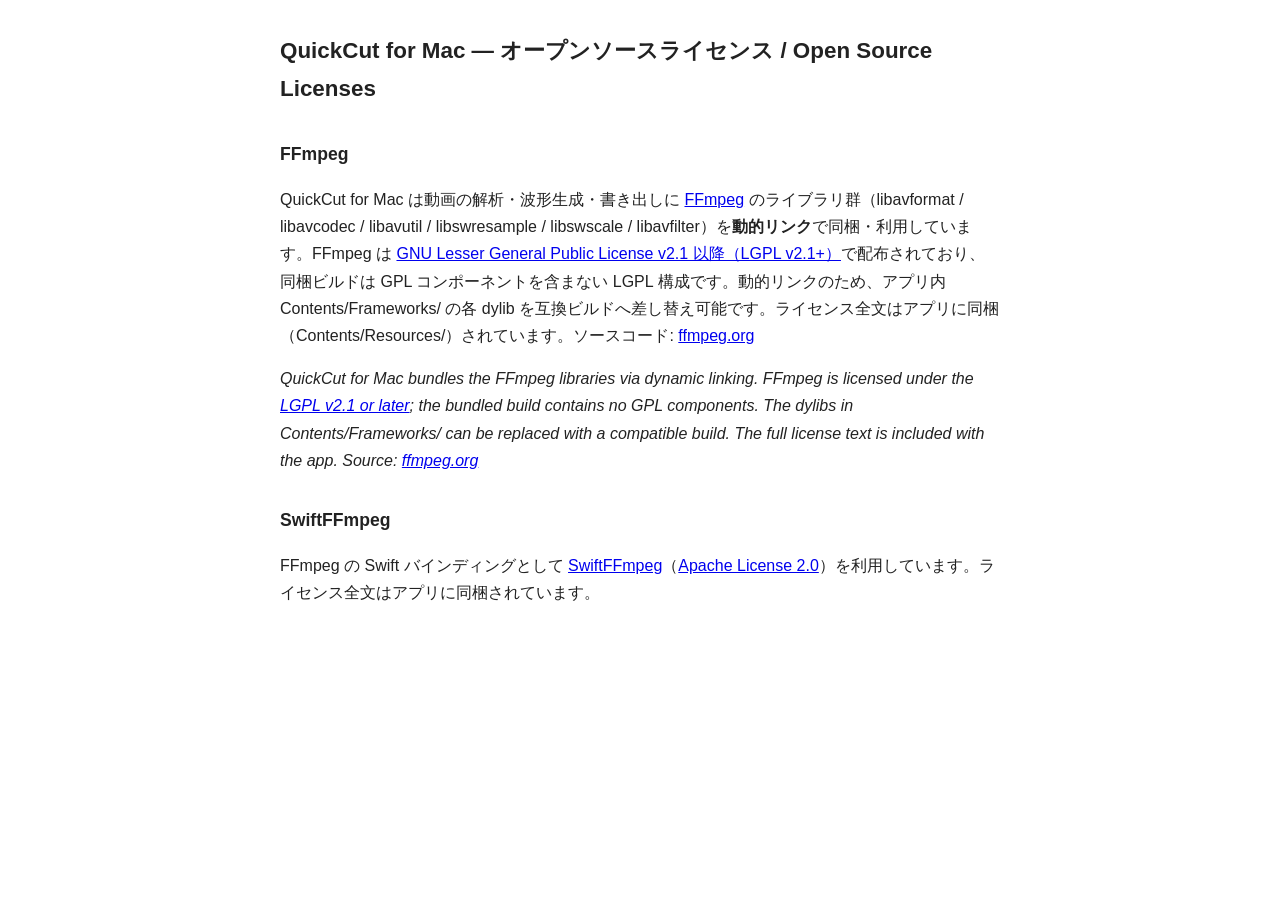
<file: licenses.html>
<!DOCTYPE html><html lang="ja"><head><meta charset="utf-8"><meta name="viewport" content="width=device-width, initial-scale=1"><title>QuickCut for Mac — オープンソースライセンス / Open Source Licenses</title><link rel="canonical" href="https://quickcut.app/licenses">
<style>body{font-family:-apple-system,"Hiragino Sans",sans-serif;max-width:720px;margin:2rem auto;padding:0 1rem;line-height:1.7;color:#222}h1{font-size:1.4rem}h2{font-size:1.1rem;margin-top:2rem}@media (prefers-color-scheme:dark){body{background:#1a1a1a;color:#ddd}}</style></head><body>
<h1>QuickCut for Mac — オープンソースライセンス / Open Source Licenses</h1>
<h2>FFmpeg</h2>
<p>QuickCut for Mac は動画の解析・波形生成・書き出しに <a href="https://ffmpeg.org">FFmpeg</a> のライブラリ群（libavformat / libavcodec / libavutil / libswresample / libswscale / libavfilter）を<strong>動的リンク</strong>で同梱・利用しています。FFmpeg は <a href="https://www.gnu.org/licenses/old-licenses/lgpl-2.1.html">GNU Lesser General Public License v2.1 以降（LGPL v2.1+）</a>で配布されており、同梱ビルドは GPL コンポーネントを含まない LGPL 構成です。動的リンクのため、アプリ内 Contents/Frameworks/ の各 dylib を互換ビルドへ差し替え可能です。ライセンス全文はアプリに同梱（Contents/Resources/）されています。ソースコード: <a href="https://ffmpeg.org">ffmpeg.org</a></p>
<p><em>QuickCut for Mac bundles the FFmpeg libraries via dynamic linking. FFmpeg is licensed under the <a href="https://www.gnu.org/licenses/old-licenses/lgpl-2.1.html">LGPL v2.1 or later</a>; the bundled build contains no GPL components. The dylibs in Contents/Frameworks/ can be replaced with a compatible build. The full license text is included with the app. Source: <a href="https://ffmpeg.org">ffmpeg.org</a></em></p>
<h2>SwiftFFmpeg</h2>
<p>FFmpeg の Swift バインディングとして <a href="https://github.com/sunlubo/SwiftFFmpeg">SwiftFFmpeg</a>（<a href="https://www.apache.org/licenses/LICENSE-2.0">Apache License 2.0</a>）を利用しています。ライセンス全文はアプリに同梱されています。</p>
</body></html>
</file>
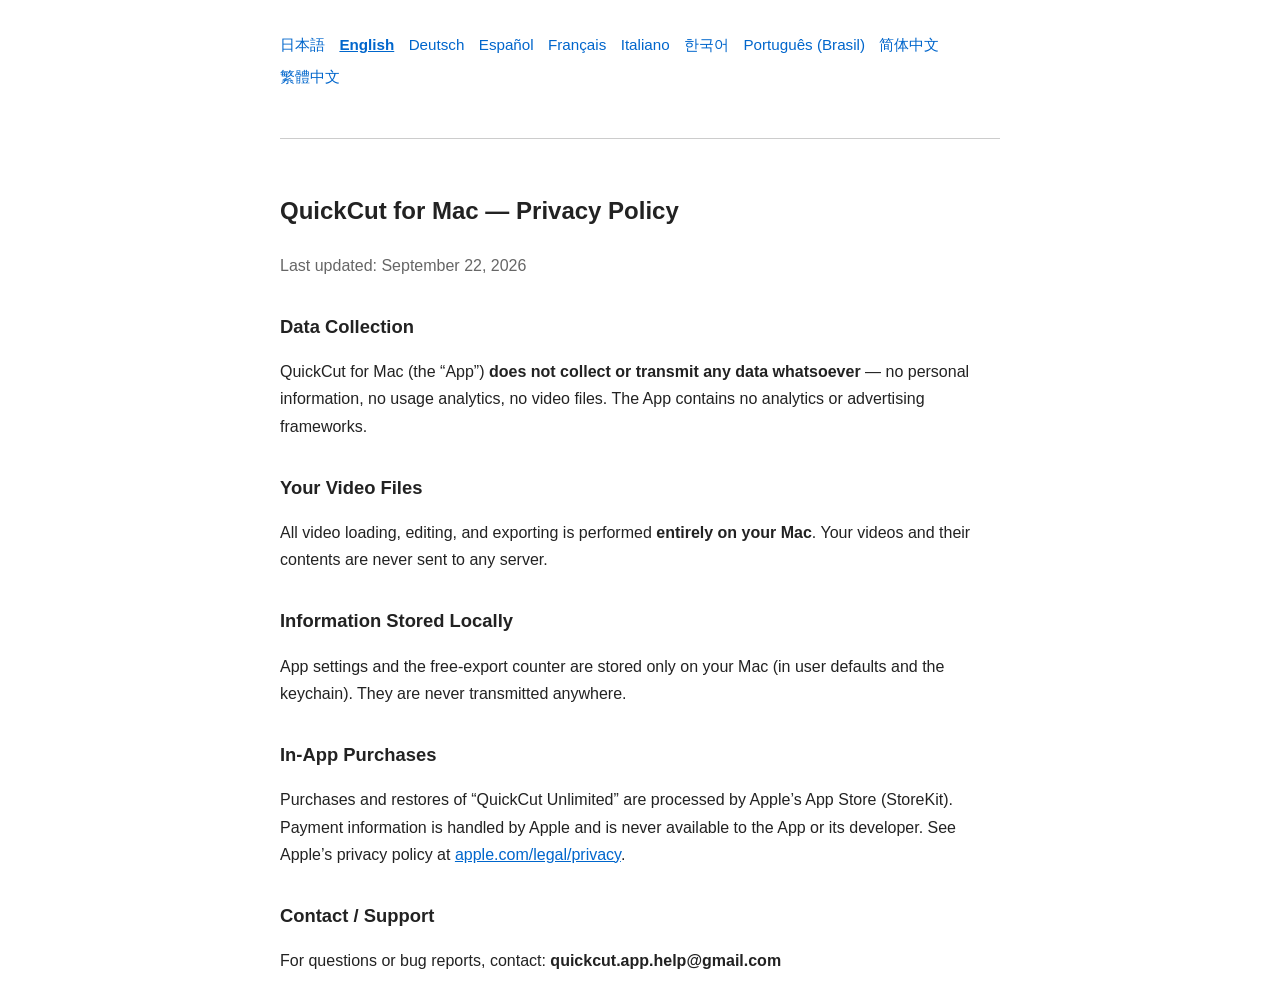
<file: privacy.html>
<!DOCTYPE html>
<html lang="ja">
<head>
<meta charset="utf-8">
<meta name="viewport" content="width=device-width, initial-scale=1">
<title>QuickCut for Mac — Privacy Policy / プライバシーポリシー</title>
<link rel="canonical" href="https://quickcut.app/privacy">
<style>
body { font-family: -apple-system, "Hiragino Sans", "PingFang SC", "PingFang TC", "Apple SD Gothic Neo", sans-serif; max-width: 720px; margin: 2rem auto; padding: 0 1rem; line-height: 1.7; color: #222; }
h1 { font-size: 1.5rem; } h2 { font-size: 1.15rem; margin-top: 2rem; }
nav { display: flex; flex-wrap: wrap; gap: .4rem .9rem; font-size: .95rem; margin-bottom: 1.5rem; }
a { color: #0066cc; } nav a { text-decoration: none; } nav a[aria-current="true"] { font-weight: 600; text-decoration: underline; }
section + section { margin-top: 3rem; padding-top: 2rem; border-top: 1px solid #ccc; }
.updated { color: #666; }
body.js section { display: none; } body.js section.active { display: block; }
@media (prefers-color-scheme: dark) { body { background: #1a1a1a; color: #ddd; } section + section { border-top-color: #444; } a { color: #4da3ff; } .updated { color: #999; } }
</style>
</head>
<body>
<nav aria-label="Language"><a href="#ja" data-lang="ja">日本語</a> <a href="#en" data-lang="en">English</a> <a href="#de" data-lang="de">Deutsch</a> <a href="#es" data-lang="es">Español</a> <a href="#fr" data-lang="fr">Français</a> <a href="#it" data-lang="it">Italiano</a> <a href="#ko" data-lang="ko">한국어</a> <a href="#pt-BR" data-lang="pt-BR">Português (Brasil)</a> <a href="#zh-Hans" data-lang="zh-Hans">简体中文</a> <a href="#zh-Hant" data-lang="zh-Hant">繁體中文</a></nav>

<section id="ja" lang="ja">
<h1>QuickCut for Mac — プライバシーポリシー</h1>
<p class="updated">最終更新日: 2026年9月22日</p>
<h2>データの収集について</h2>
<p>QuickCut for Mac（以下「本アプリ」）は、<strong>ユーザーの個人情報・利用状況・動画ファイルを含む、いかなるデータも収集・送信しません</strong>。アナリティクス（利用解析）や広告の仕組みも一切含まれていません。</p>
<h2>動画ファイルの取り扱い</h2>
<p>本アプリで開いた動画の読み込み・編集・書き出しは、<strong>すべてお使いの Mac 上でローカルに処理</strong>されます。動画やその内容が外部サーバーへ送信されることはありません。</p>
<h2>アプリ内に保存される情報</h2>
<p>設定内容および無料書き出し回数のカウントは、お使いの Mac 内（ユーザーデフォルトおよびキーチェーン）にのみ保存されます。これらが外部へ送信されることはありません。</p>
<h2>App 内課金</h2>
<p>「QuickCut Unlimited」の購入・復元は Apple の App Store（StoreKit）を通じて処理されます。決済情報は Apple が取り扱い、本アプリおよび開発者が取得することはありません。Apple のプライバシーポリシーは <a href="https://www.apple.com/legal/privacy/">apple.com/legal/privacy</a> をご覧ください。</p>
<h2>お問い合わせ / サポート</h2>
<p>本アプリに関するご質問・不具合報告は、以下までご連絡ください。<br>連絡先: <strong>quickcut.app.help@gmail.com</strong></p>
</section>
<section id="en" lang="en">
<h1>QuickCut for Mac — Privacy Policy</h1>
<p class="updated">Last updated: September 22, 2026</p>
<h2>Data Collection</h2>
<p>QuickCut for Mac (the “App”) <strong>does not collect or transmit any data whatsoever</strong> — no personal information, no usage analytics, no video files. The App contains no analytics or advertising frameworks.</p>
<h2>Your Video Files</h2>
<p>All video loading, editing, and exporting is performed <strong>entirely on your Mac</strong>. Your videos and their contents are never sent to any server.</p>
<h2>Information Stored Locally</h2>
<p>App settings and the free-export counter are stored only on your Mac (in user defaults and the keychain). They are never transmitted anywhere.</p>
<h2>In-App Purchases</h2>
<p>Purchases and restores of “QuickCut Unlimited” are processed by Apple’s App Store (StoreKit). Payment information is handled by Apple and is never available to the App or its developer. See Apple’s privacy policy at <a href="https://www.apple.com/legal/privacy/">apple.com/legal/privacy</a>.</p>
<h2>Contact / Support</h2>
<p>For questions or bug reports, contact: <strong>quickcut.app.help@gmail.com</strong></p>
</section>
<section id="de" lang="de">
<h1>QuickCut for Mac — Datenschutzerklärung</h1>
<p class="updated">Zuletzt aktualisiert: 22. September 2026</p>
<h2>Datenerhebung</h2>
<p>QuickCut for Mac (die „App“) <strong>erhebt und überträgt keinerlei Daten</strong> – keine personenbezogenen Daten, keine Nutzungsstatistiken, keine Videodateien. Die App enthält keine Analyse- oder Werbe-Frameworks.</p>
<h2>Ihre Videodateien</h2>
<p>Laden, Schneiden und Exportieren von Videos erfolgen <strong>vollständig auf Ihrem Mac</strong>. Ihre Videos und deren Inhalte werden nie an einen Server gesendet.</p>
<h2>Lokal gespeicherte Informationen</h2>
<p>App-Einstellungen und der Zähler für kostenlose Exporte werden nur auf Ihrem Mac gespeichert (User Defaults und Schlüsselbund). Sie werden nirgendwohin übertragen.</p>
<h2>In-App-Käufe</h2>
<p>Kauf und Wiederherstellung von „QuickCut Unlimited“ werden über Apples App Store (StoreKit) abgewickelt. Zahlungsdaten verarbeitet Apple; die App und ihr Entwickler haben keinen Zugriff darauf. Siehe Apples Datenschutzrichtlinie unter <a href="https://www.apple.com/legal/privacy/">apple.com/legal/privacy</a>.</p>
<h2>Kontakt / Support</h2>
<p>Bei Fragen oder Fehlerberichten: <strong>quickcut.app.help@gmail.com</strong></p>
</section>
<section id="es" lang="es">
<h1>QuickCut for Mac — Política de privacidad</h1>
<p class="updated">Última actualización: 22 de septiembre de 2026</p>
<h2>Recopilación de datos</h2>
<p>QuickCut for Mac (la «App») <strong>no recopila ni transmite ningún dato</strong>: ni información personal, ni estadísticas de uso, ni archivos de vídeo. La App no incluye frameworks de análisis ni de publicidad.</p>
<h2>Sus archivos de vídeo</h2>
<p>La carga, la edición y la exportación de vídeo se realizan <strong>íntegramente en su Mac</strong>. Sus vídeos y su contenido nunca se envían a ningún servidor.</p>
<h2>Información almacenada localmente</h2>
<p>Los ajustes de la App y el contador de exportaciones gratuitas se guardan solo en su Mac (en User Defaults y en el llavero). Nunca se transmiten a ningún lugar.</p>
<h2>Compras dentro de la App</h2>
<p>La compra y la restauración de «QuickCut Unlimited» se procesan a través del App Store de Apple (StoreKit). Apple gestiona los datos de pago; la App y su desarrollador nunca tienen acceso a ellos. Consulte la política de privacidad de Apple en <a href="https://www.apple.com/legal/privacy/">apple.com/legal/privacy</a>.</p>
<h2>Contacto / Soporte</h2>
<p>Para preguntas o informes de errores: <strong>quickcut.app.help@gmail.com</strong></p>
</section>
<section id="fr" lang="fr">
<h1>QuickCut for Mac — Politique de confidentialité</h1>
<p class="updated">Dernière mise à jour : 22 septembre 2026</p>
<h2>Collecte de données</h2>
<p>QuickCut for Mac (l’« App ») <strong>ne collecte ni ne transmet aucune donnée</strong> : aucune information personnelle, aucune statistique d’utilisation, aucun fichier vidéo. L’App ne contient aucun framework d’analyse ni de publicité.</p>
<h2>Vos fichiers vidéo</h2>
<p>Le chargement, le montage et l’exportation des vidéos s’effectuent <strong>entièrement sur votre Mac</strong>. Vos vidéos et leur contenu ne sont jamais envoyés à un serveur.</p>
<h2>Informations stockées localement</h2>
<p>Les réglages de l’App et le compteur d’exportations gratuites sont stockés uniquement sur votre Mac (User Defaults et trousseau). Ils ne sont jamais transmis.</p>
<h2>Achats intégrés</h2>
<p>L’achat et la restauration de « QuickCut Unlimited » sont traités par l’App Store d’Apple (StoreKit). Les informations de paiement sont gérées par Apple ; l’App et son développeur n’y ont jamais accès. Voir la politique de confidentialité d’Apple : <a href="https://www.apple.com/legal/privacy/">apple.com/legal/privacy</a>.</p>
<h2>Contact / Assistance</h2>
<p>Pour toute question ou signalement de bug : <strong>quickcut.app.help@gmail.com</strong></p>
</section>
<section id="it" lang="it">
<h1>QuickCut for Mac — Informativa sulla privacy</h1>
<p class="updated">Ultimo aggiornamento: 22 settembre 2026</p>
<h2>Raccolta dei dati</h2>
<p>QuickCut for Mac (l’“App”) <strong>non raccoglie né trasmette alcun dato</strong>: nessuna informazione personale, nessuna statistica d’uso, nessun file video. L’App non contiene framework di analisi o pubblicitari.</p>
<h2>I tuoi file video</h2>
<p>Caricamento, montaggio ed esportazione dei video avvengono <strong>interamente sul tuo Mac</strong>. I tuoi video e il loro contenuto non vengono mai inviati a un server.</p>
<h2>Informazioni salvate in locale</h2>
<p>Le impostazioni dell’App e il contatore delle esportazioni gratuite sono salvati solo sul tuo Mac (User Defaults e portachiavi). Non vengono mai trasmessi.</p>
<h2>Acquisti in-app</h2>
<p>L’acquisto e il ripristino di “QuickCut Unlimited” sono gestiti dall’App Store di Apple (StoreKit). I dati di pagamento sono trattati da Apple; l’App e il suo sviluppatore non vi hanno mai accesso. Consulta l’informativa sulla privacy di Apple: <a href="https://www.apple.com/legal/privacy/">apple.com/legal/privacy</a>.</p>
<h2>Contatti / Supporto</h2>
<p>Per domande o segnalazioni di bug: <strong>quickcut.app.help@gmail.com</strong></p>
</section>
<section id="ko" lang="ko">
<h1>QuickCut for Mac — 개인정보 처리방침</h1>
<p class="updated">최종 업데이트: 2026년 9월 22일</p>
<h2>데이터 수집</h2>
<p>QuickCut for Mac(이하 “앱”)은 <strong>어떠한 데이터도 수집하거나 전송하지 않습니다</strong>. 개인정보, 사용 통계, 동영상 파일 모두 해당됩니다. 앱에는 분석 또는 광고 프레임워크가 포함되어 있지 않습니다.</p>
<h2>동영상 파일의 처리</h2>
<p>동영상의 불러오기·편집·내보내기는 <strong>모두 사용자의 Mac에서 로컬로 처리</strong>됩니다. 동영상과 그 내용은 어떤 서버로도 전송되지 않습니다.</p>
<h2>로컬에 저장되는 정보</h2>
<p>앱 설정과 무료 내보내기 횟수는 사용자의 Mac에만 저장됩니다(User Defaults 및 키체인). 외부로 전송되지 않습니다.</p>
<h2>앱 내 구입</h2>
<p>“QuickCut Unlimited”의 구입 및 복원은 Apple의 App Store(StoreKit)를 통해 처리됩니다. 결제 정보는 Apple이 처리하며 앱과 개발자는 접근할 수 없습니다. Apple의 개인정보 처리방침: <a href="https://www.apple.com/legal/privacy/">apple.com/legal/privacy</a></p>
<h2>문의 / 지원</h2>
<p>문의나 버그 신고: <strong>quickcut.app.help@gmail.com</strong></p>
</section>
<section id="pt-BR" lang="pt-BR">
<h1>QuickCut for Mac — Política de Privacidade</h1>
<p class="updated">Última atualização: 22 de setembro de 2026</p>
<h2>Coleta de dados</h2>
<p>O QuickCut for Mac (o “App”) <strong>não coleta nem transmite nenhum dado</strong>: nenhuma informação pessoal, nenhuma estatística de uso, nenhum arquivo de vídeo. O App não contém frameworks de análise ou de publicidade.</p>
<h2>Seus arquivos de vídeo</h2>
<p>O carregamento, a edição e a exportação de vídeos acontecem <strong>inteiramente no seu Mac</strong>. Seus vídeos e o conteúdo deles nunca são enviados a nenhum servidor.</p>
<h2>Informações armazenadas localmente</h2>
<p>As configurações do App e o contador de exportações gratuitas ficam armazenados apenas no seu Mac (User Defaults e chaves). Eles nunca são transmitidos.</p>
<h2>Compras dentro do app</h2>
<p>A compra e a restauração do “QuickCut Unlimited” são processadas pela App Store da Apple (StoreKit). Os dados de pagamento são tratados pela Apple; o App e seu desenvolvedor nunca têm acesso a eles. Veja a política de privacidade da Apple em <a href="https://www.apple.com/legal/privacy/">apple.com/legal/privacy</a>.</p>
<h2>Contato / Suporte</h2>
<p>Para dúvidas ou relatos de bugs: <strong>quickcut.app.help@gmail.com</strong></p>
</section>
<section id="zh-Hans" lang="zh-Hans">
<h1>QuickCut for Mac — 隐私政策</h1>
<p class="updated">最后更新：2026 年 9 月 22 日</p>
<h2>数据收集</h2>
<p>QuickCut for Mac（以下简称“本应用”）<strong>不收集、不传输任何数据</strong>——不含个人信息、使用统计或视频文件。本应用不包含任何分析或广告框架。</p>
<h2>您的视频文件</h2>
<p>视频的读取、剪辑和导出<strong>全部在您的 Mac 上本地完成</strong>。您的视频及其内容绝不会发送到任何服务器。</p>
<h2>本地保存的信息</h2>
<p>应用设置和免费导出次数计数仅保存在您的 Mac 上（User Defaults 和钥匙串），绝不会向外传输。</p>
<h2>App 内购买</h2>
<p>“QuickCut Unlimited”的购买与恢复通过 Apple 的 App Store（StoreKit）处理。付款信息由 Apple 处理，本应用及其开发者无法获取。Apple 隐私政策：<a href="https://www.apple.com/legal/privacy/">apple.com/legal/privacy</a></p>
<h2>联系 / 支持</h2>
<p>如有疑问或错误报告，请联系：<strong>quickcut.app.help@gmail.com</strong></p>
</section>
<section id="zh-Hant" lang="zh-Hant">
<h1>QuickCut for Mac — 隱私權政策</h1>
<p class="updated">最後更新：2026 年 9 月 22 日</p>
<h2>資料收集</h2>
<p>QuickCut for Mac（以下簡稱「本 App」）<strong>不收集、不傳送任何資料</strong>——不含個人資訊、使用統計或影片檔案。本 App 不包含任何分析或廣告框架。</p>
<h2>您的影片檔案</h2>
<p>影片的讀取、剪輯與匯出<strong>全部在您的 Mac 上本機完成</strong>。您的影片及其內容絕不會傳送到任何伺服器。</p>
<h2>儲存在本機的資訊</h2>
<p>App 設定與免費匯出次數計數僅儲存在您的 Mac 上（User Defaults 與鑰匙圈），絕不會向外傳送。</p>
<h2>App 內購買</h2>
<p>「QuickCut Unlimited」的購買與回復透過 Apple 的 App Store（StoreKit）處理。付款資訊由 Apple 處理，本 App 及其開發者無法取得。Apple 隱私權政策：<a href="https://www.apple.com/legal/privacy/">apple.com/legal/privacy</a></p>
<h2>聯絡 / 支援</h2>
<p>如有疑問或錯誤回報，請聯絡：<strong>quickcut.app.help@gmail.com</strong></p>
</section>

<script>
(function () {
  var codes = ['ja', 'en', 'de', 'es', 'fr', 'it', 'ko', 'pt-BR', 'zh-Hans', 'zh-Hant'];
  function pick() {
    var h = location.hash.replace('#', '');
    if (codes.indexOf(h) >= 0) return h;
    var langs = navigator.languages || [navigator.language || 'en'];
    for (var i = 0; i < langs.length; i++) {
      var l = langs[i].toLowerCase();
      if (l.indexOf('zh') === 0) return (l.indexOf('hant') >= 0 || l.indexOf('tw') >= 0 || l.indexOf('hk') >= 0 || l.indexOf('mo') >= 0) ? 'zh-Hant' : 'zh-Hans';
      if (l.indexOf('pt') === 0) return 'pt-BR';
      var base = l.split('-')[0];
      if (codes.indexOf(base) >= 0) return base;
    }
    return 'en';
  }
  function show(code) {
    document.querySelectorAll('section').forEach(function (s) { s.classList.toggle('active', s.id === code); });
    document.querySelectorAll('nav a').forEach(function (a) { a.setAttribute('aria-current', a.dataset.lang === code ? 'true' : 'false'); });
    document.documentElement.lang = code;
  }
  document.body.classList.add('js');
  show(pick());
  window.addEventListener('hashchange', function () { show(pick()); window.scrollTo(0, 0); });
})();
</script>
</body>
</html>
</file>
<file: assets/landing-page.css>
/* Product-first layout. Shared by all ten static language pages. */
.landing { max-width:var(--max); margin:auto; padding:0 28px 40px; }
.hero { display:block; min-height:0; padding:48px 0 30px; text-align:center; }
.hero-text { max-width:1080px; margin:auto; }
.hero .eyebrow { display:flex; justify-content:center; align-items:center; gap:9px; color:var(--accent-bright); margin-bottom:22px; }
.status-dot { width:6px; height:6px; border-radius:50%; background:var(--accent-bright); }
.hero h1 { max-width:none; font-size:clamp(36px,4.2vw,58px); letter-spacing:-.055em; line-height:1.3; text-wrap:balance; }
.hero h1 em,.headline-lead { display:inline-block; }
.hero .sub { font-size:15px; line-height:1.8; margin:18px 0 22px; text-wrap:balance; }
.hero-actions { display:flex; align-items:center; justify-content:center; gap:24px; }
.trial-link,.text-link { color:var(--ink); font-size:13px; text-underline-offset:5px; text-decoration-color:var(--accent); }
.trial-link span,.text-link span { margin-left:8px; color:var(--accent-bright); }
.requirements { font-size:11px; margin:16px 0 0; color:var(--muted); }
.requirements span { padding:0 8px; }
.demo { margin:0; }
.demo-screen { overflow:hidden; background:#181620; border:1px solid #343039; border-radius:15px; box-shadow:0 22px 80px #0006; aspect-ratio:16/9; }
.demo video { display:block; width:100%; height:auto; aspect-ratio:16/9; }
.demo figcaption { display:flex; align-items:center; justify-content:space-between; gap:20px; padding:18px 2px 0; }
.demo figcaption strong { display:block; font-weight:500; font-size:14px; }
.demo figcaption span { display:block; margin-top:4px; color:var(--muted); font-size:11px; }
.demo-compact { margin-bottom:64px; }
.demo-compact figcaption { justify-content:flex-end; }
.demo-toggle { flex-shrink:0; color:var(--ink); background:var(--surface); border:1px solid var(--line); border-radius:99px; min-height:40px; min-width:110px; padding:8px 16px; font:inherit; font-size:12px; cursor:pointer; }
.demo-toggle:hover { border-color:var(--accent-bright); }
.demo-toggle[hidden] { display:none; }
a:focus-visible,button:focus-visible,summary:focus-visible { outline:2px solid var(--accent-bright); outline-offset:5px; }
.local-note { margin:35px 0 88px; color:var(--muted); text-align:center; font-size:12px; }
.section-heading { margin:0 0 30px; }
.section-heading h2 { font-size:clamp(24px,3vw,34px); line-height:1.4; text-wrap:balance; }
.features { border:0; gap:28px; }
.features li { background:none; border:0; border-top:1px solid var(--line); border-radius:0; padding:24px 0 0; gap:23px; min-height:0; }
.feature-copy { gap:10px; }
.feature-copy h3 { margin:0; font-size:18px; font-weight:600; letter-spacing:-.025em; line-height:1.5; }
.features .feature-copy > span:last-child { font-size:14px; line-height:1.8; }
.visual { border:0; border-radius:9px; background:linear-gradient(135deg,#1d1925,#19171e); box-shadow:none; }
.visual::after { display:none; }
.visual-keys i { font-style:normal; display:grid; place-items:center; font-size:18px; font-weight:600; color:var(--accent-bright); }
.visual-keys i:nth-child(1)::after { content:'E'; }
.visual-keys i:nth-child(2)::after { content:'R'; }
.visual-keys i:nth-child(3)::after { content:'⌘S'; font-size:12px; }
.workflow { display:grid; grid-template-columns:.85fr 1.15fr; gap:44px; align-items:center; max-width:none; margin:100px 0 88px; padding:44px 0; border-top:1px solid var(--line); border-bottom:1px solid var(--line); }
.workflow h2 { line-height:1.4; font-size:clamp(24px,3vw,34px); text-wrap:balance; }
.workflow .eyebrow { color:var(--accent-bright); font-size:11px; letter-spacing:.13em; margin-bottom:14px; }
.workflow p { font-size:14px; line-height:1.9; margin:18px 0; }
.workflow .detail { margin:0; overflow:hidden; border-radius:10px; border:1px solid var(--line); box-shadow:0 16px 40px #0004; }
.secondary-features { margin-bottom:100px; }
.pricing { grid-template-columns:1fr 1.1fr; padding:48px 0; gap:54px; align-items:center; border-bottom:0; }
.pricing h2 { font-size:30px; line-height:1.4; }
.pricing-intro > p:not(.eyebrow) { color:var(--muted); font-size:14px; line-height:1.9; margin:20px 0 24px; }
.price-options { display:grid; grid-template-columns:1fr 1.2fr; gap:12px; }
.price-option { border:1px solid var(--line); padding:26px 22px; border-radius:12px; background:var(--surface); }
.price-option h3 { margin:0; color:var(--muted); font-size:12px; font-weight:500; }
.price-option p { margin:0; font-size:12px; color:var(--muted); }
.price-option .price-value { margin:30px 0 9px; color:var(--ink); font-size:clamp(24px,3vw,38px); line-height:1.2; font-weight:600; letter-spacing:-.05em; overflow-wrap:anywhere; }
.price-option small { display:block; margin-top:20px; color:var(--muted); font-size:11px; line-height:1.7; }
.price-option.unlimited { background:linear-gradient(140deg,#272031,#1b1821); border-color:#65498a; }
.unlimited .price-value { color:#c5a2ff; }
.notes-block { display:block; padding:0; }
.notes-block details { padding:20px 0; border-top:1px solid var(--line); }
.notes-block summary { cursor:pointer; color:var(--ink); font-size:14px; }
.notes-block details p,.notes-block .notes { max-width:880px; color:var(--muted); font-size:13px; line-height:1.9; margin:18px 0 0; }
.cta { margin:64px 0 38px; background:none; border:0; padding:0; }
.cta h2 { font-size:25px; line-height:1.5; text-wrap:balance; }
@media (max-width:850px) {
  .hero-text { max-width:760px; }
  .features { grid-template-columns:repeat(3,minmax(0,1fr)); gap:18px; }
  .workflow { gap:28px; grid-template-columns:1fr; }
  .workflow-copy { max-width:650px; }
  .pricing { grid-template-columns:1fr; gap:28px; }
}
@media (max-width:600px) {
  .landing { padding:0 18px 28px; }
  .top { align-items:center; }
  .language-links { font-size:10px; gap:5px 10px; max-width:220px; justify-content:flex-end; }
  .brand-name small { font-size:8px; }
  .hero { padding:42px 0 28px; }
  .hero h1 { font-size:clamp(32px,8.5vw,48px); }
  .hero .eyebrow { font-size:11px; }
  .hero .sub { font-size:13px; margin:18px 0 22px; }
  .hero-actions { flex-direction:column; gap:14px; }
  .trial-link { font-size:12px; }
  .demo-screen { border-radius:8px; }
  .demo figcaption { gap:12px; padding-top:12px; align-items:flex-start; }
  .demo figcaption strong { font-size:11px; }
  .demo figcaption span { font-size:10px; }
  .demo-toggle { min-width:76px; min-height:40px; padding:8px 10px; font-size:11px; }
  .local-note { font-size:11px; line-height:1.8; margin:24px 0 52px; }
  .features { grid-template-columns:1fr; gap:28px; }
  .features li { padding:20px 0 0; grid-template-columns:100px 1fr; grid-template-rows:auto; gap:18px; align-items:center; }
  .feature-copy h3 { font-size:16px; }
  .features .feature-copy > span:last-child { font-size:12px; }
  .visual { width:100px; height:100px; }
  .visual-open img { width:42px; height:42px; left:8px; top:29px; }
  .visual-open em { left:50px; width:10px; top:50px; }
  .visual-open span { right:5px; width:29px; height:17px; font-size:6px; }
  .visual-open span:nth-of-type(1) { top:20px; }
  .visual-open span:nth-of-type(2) { top:43px; }
  .visual-open span:nth-of-type(3) { top:66px; }
  .visual-keys { gap:4px; }
  .visual-keys i { width:24px; height:28px; font-size:13px; border-width:1px; }
  .visual-scenes { gap:5px; }
  .visual-scenes i { width:22px; height:38px; border-width:1px; }
  .visual-scenes i:nth-child(2) { height:50px; }
  .visual-recording svg { width:150%; margin-left:-25%; }
  .visual-recording > span { top:8px; right:11px; font-size:9px; }
  .workflow { margin:56px 0; padding:30px 0; }
  .workflow p { font-size:13px; }
  .secondary-features { margin-bottom:56px; }
  .pricing { padding:30px 0; }
  .price-option { padding:22px 16px; }
  .price-option .price-value { font-size:27px; }
  .cta .badge { margin-top:20px; }
}
</file>
